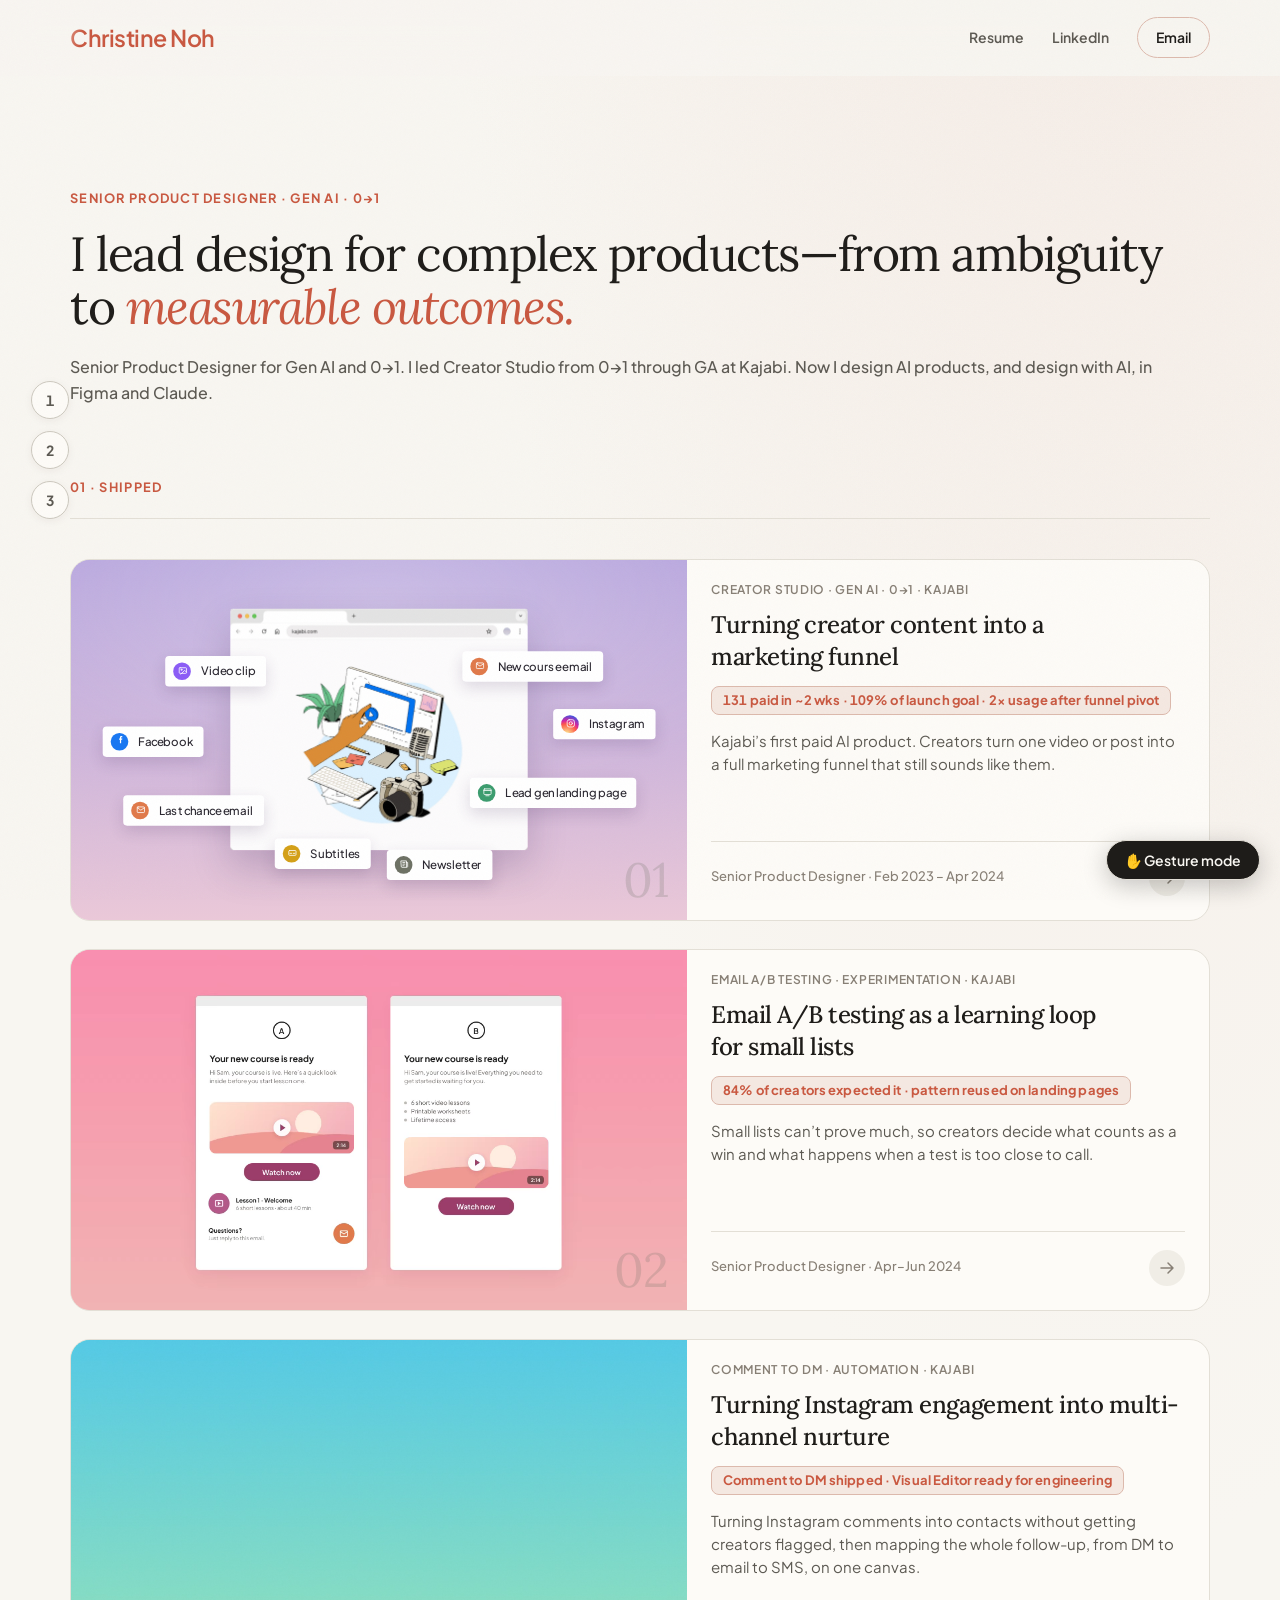
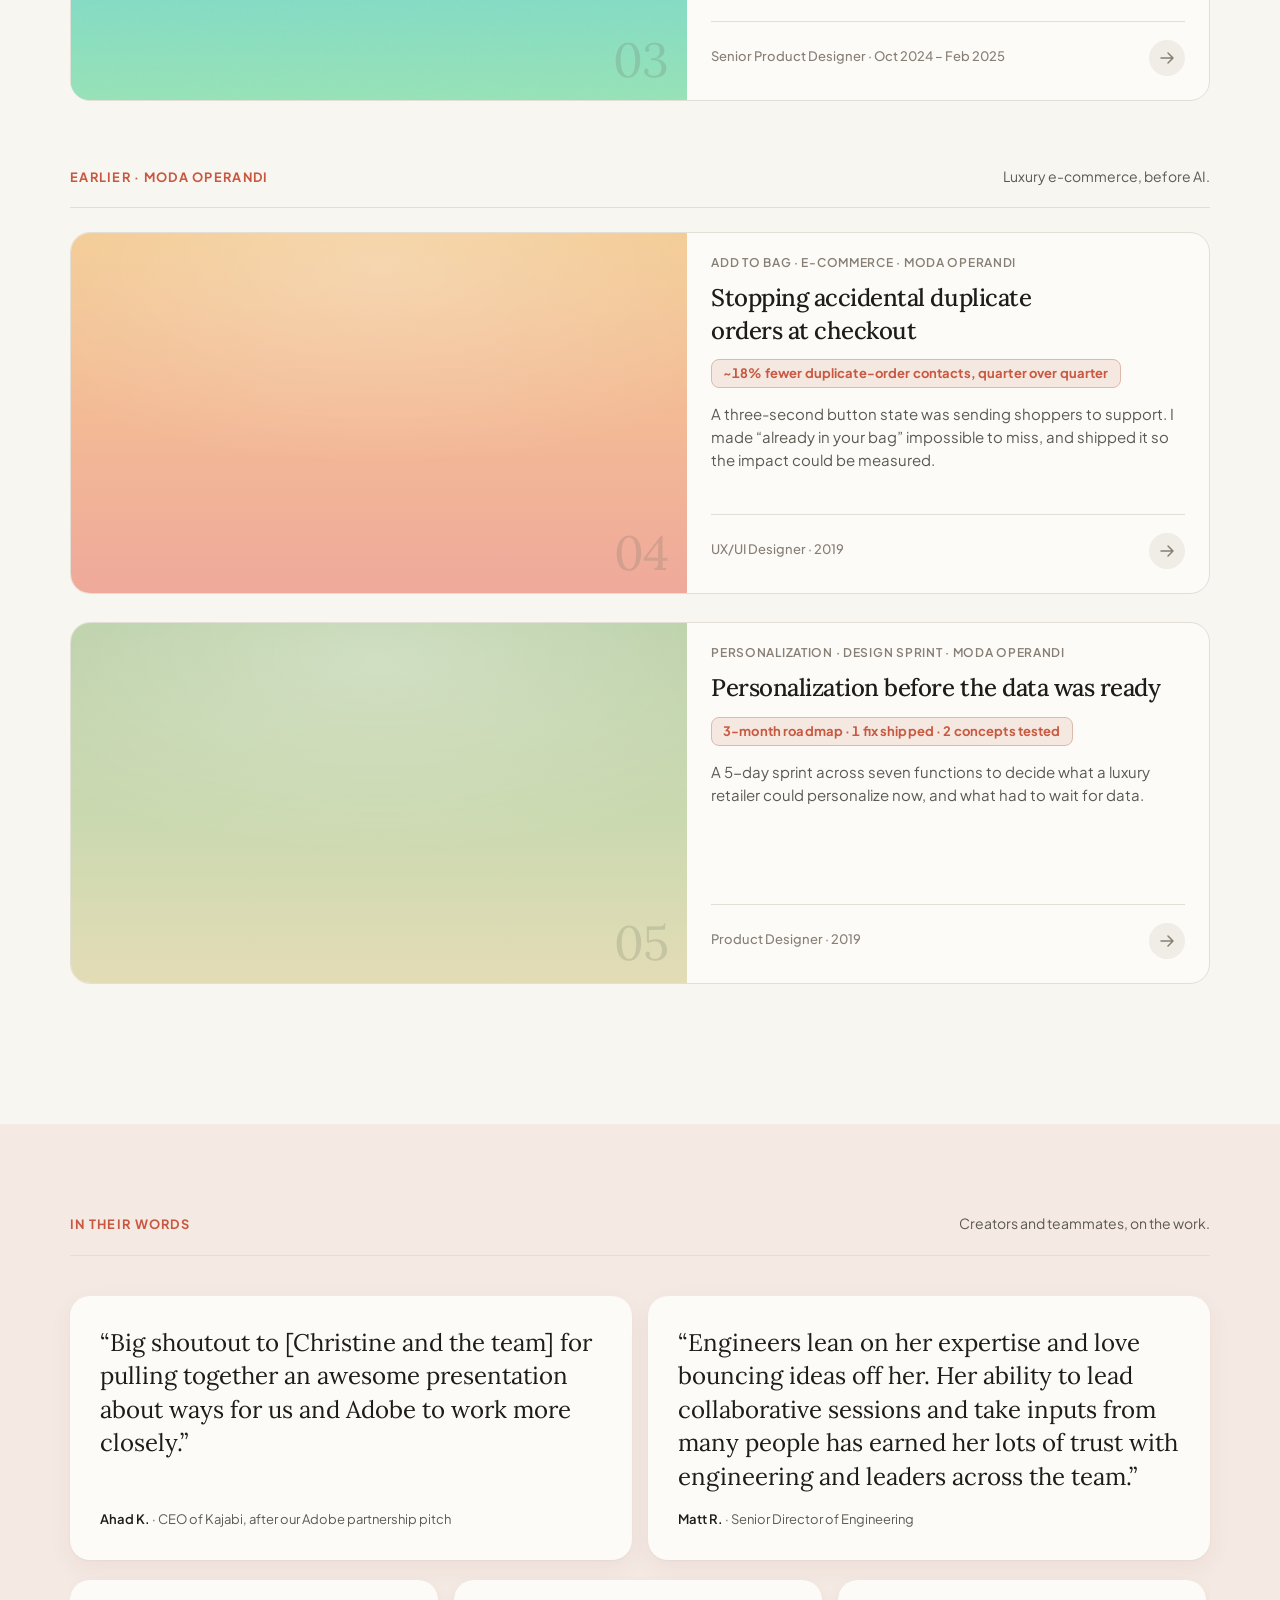
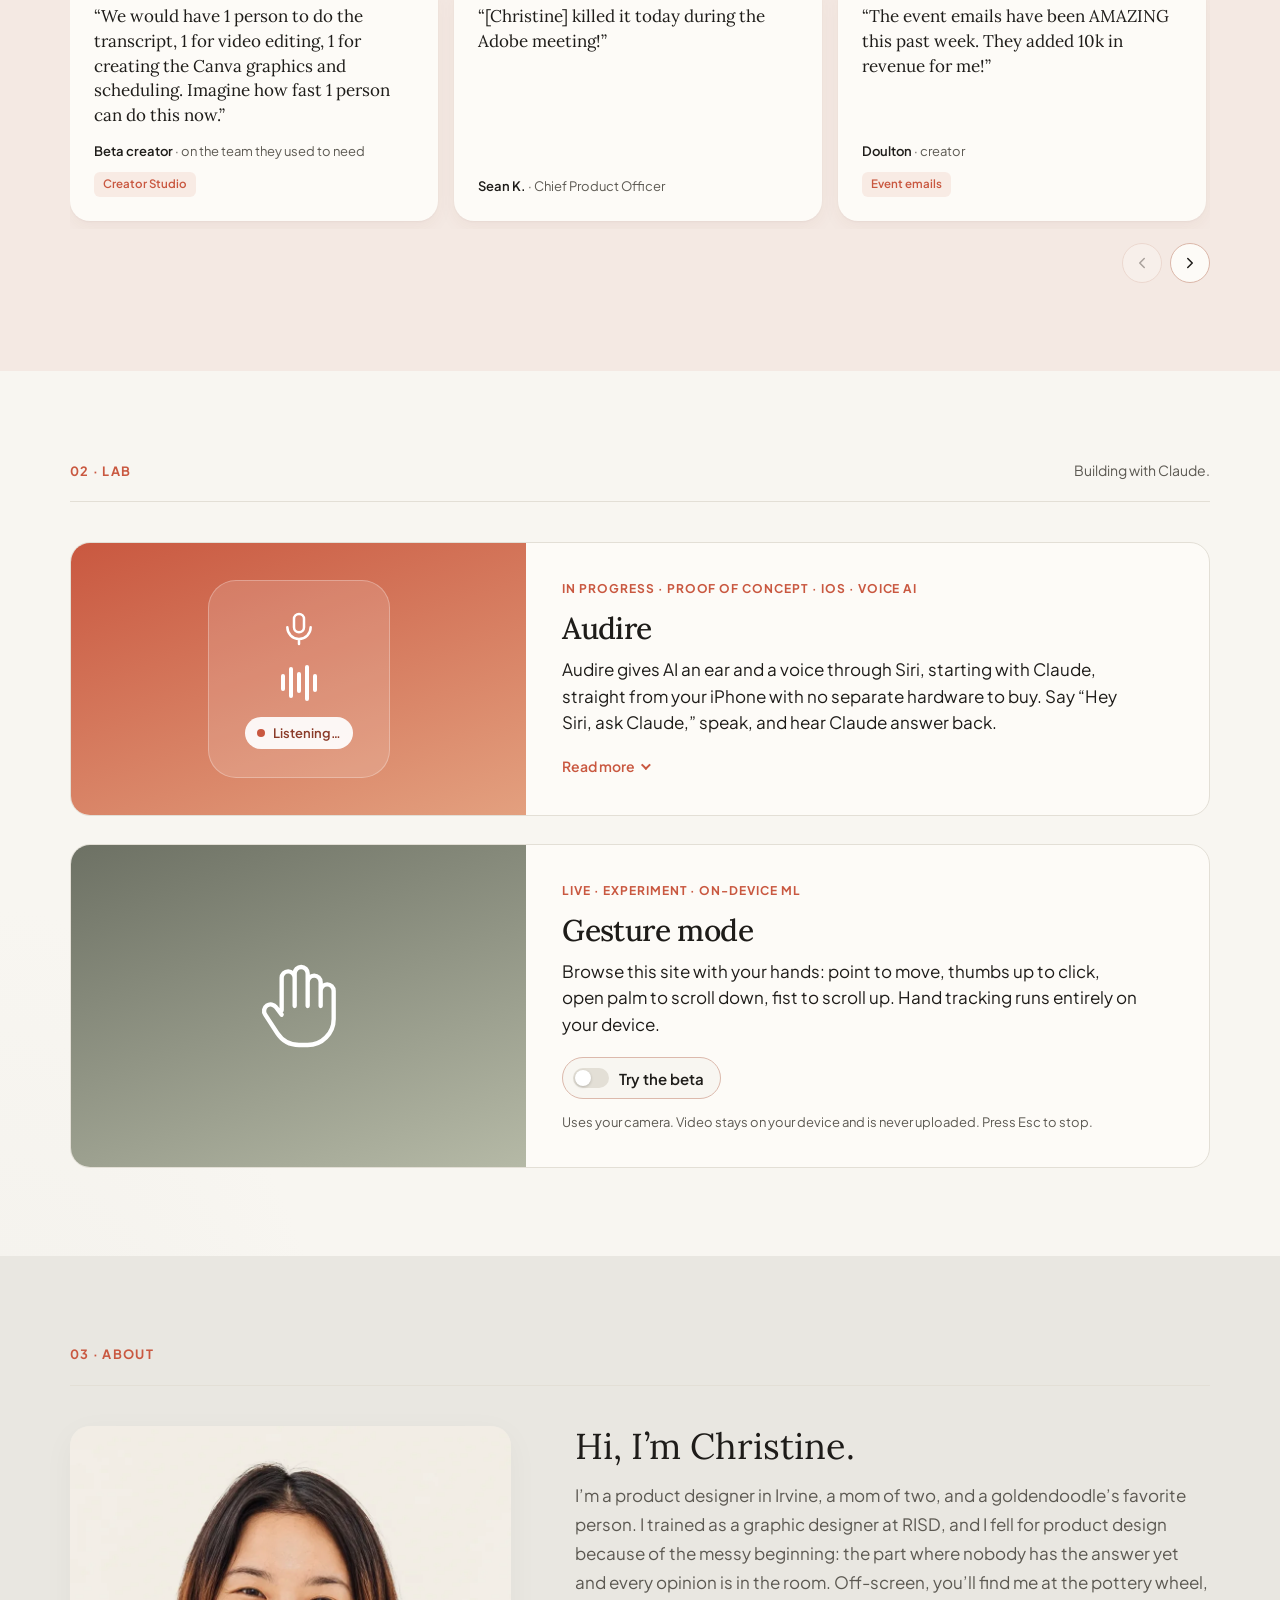
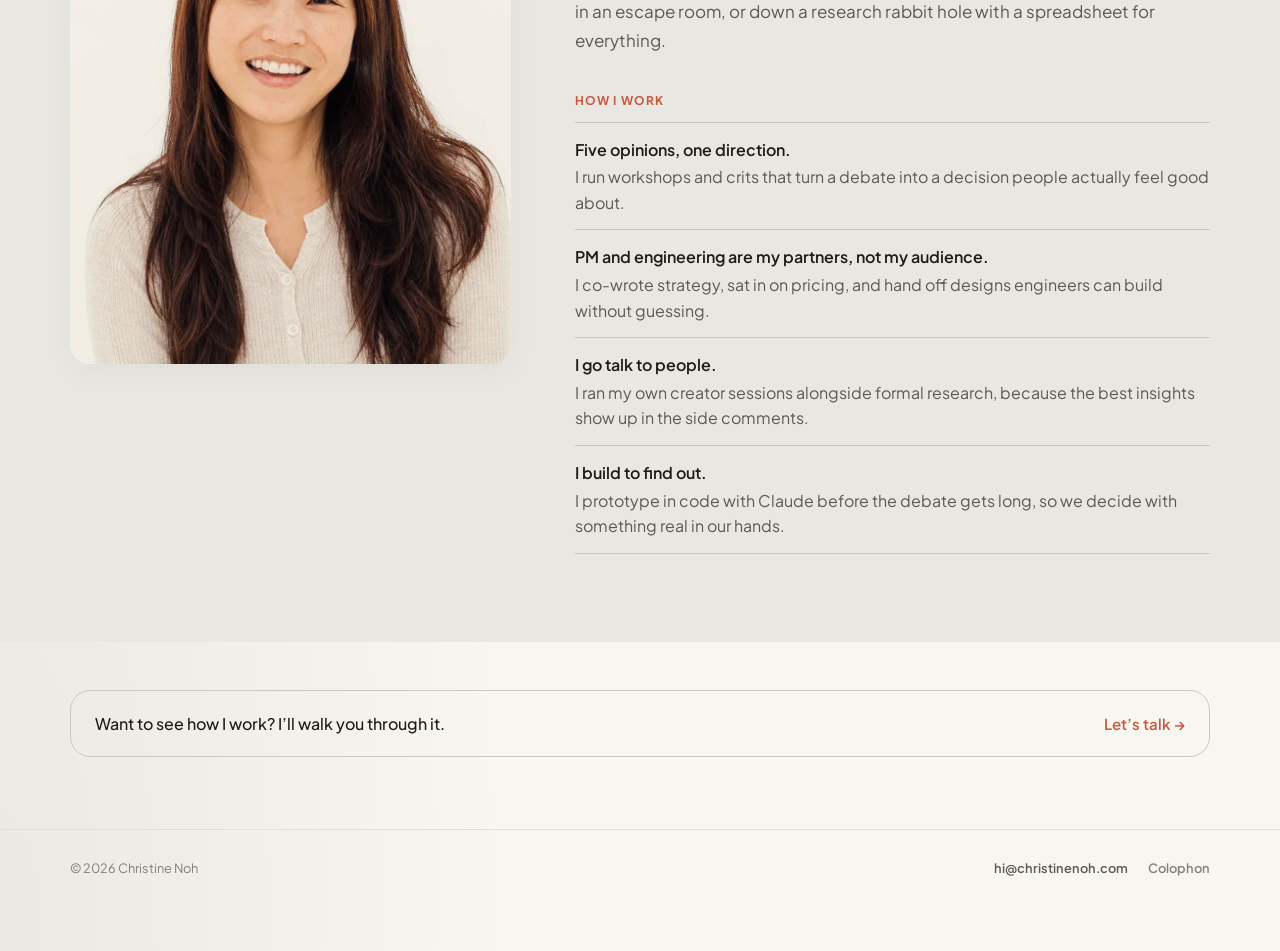
<file: index.html>
<!DOCTYPE html>
<html lang="en">
  <head>
    <meta charset="UTF-8" />
    <meta name="viewport" content="width=device-width, initial-scale=1.0" />
    <title>Christine Noh — Senior Product Designer, Gen AI and 0→1</title>
    <meta
      name="description"
      content="Christine Noh is a Senior Product Designer for Gen AI and 0→1. She led Creator Studio from 0→1 through GA at Kajabi, and now designs AI products — and designs with AI — in Figma and Claude."
    />
    <meta property="og:title" content="Christine Noh — Senior Product Designer, Gen AI and 0→1" />
    <meta property="og:description" content="Christine Noh is a Senior Product Designer for Gen AI and 0→1. She led Creator Studio from 0→1 through GA at Kajabi, and now designs AI products — and designs with AI — in Figma and Claude." />
    <meta property="og:type" content="website" />
    <meta property="og:image" content="./assets/og.svg" />
    <meta name="twitter:card" content="summary_large_image" />
    <meta name="theme-color" content="#C95840" />
    <link rel="icon" href="./assets/favicon.svg?v=c1" type="image/svg+xml" />
    <link rel="icon" href="./assets/favicon-32.png?v=c1" type="image/png" sizes="32x32" />
    <link rel="apple-touch-icon" href="./assets/apple-touch-icon.png?v=c1" />
    <link rel="preconnect" href="https://fonts.googleapis.com" />
    <link rel="preconnect" href="https://fonts.gstatic.com" crossorigin />
    <link
      href="https://fonts.googleapis.com/css2?family=Lora:ital,wght@0,400;0,500;0,600;1,400&family=Plus+Jakarta+Sans:ital,wght@0,400;0,500;0,600;0,700;1,400&display=swap"
      rel="stylesheet"
    />
    <link rel="stylesheet" href="./styles.css?v=nav1-moda1" />
    <link rel="stylesheet" href="./mockups.css?v=nozoom1" />
    <script type="application/ld+json">
{
  "@context": "https://schema.org",
  "@type": "Person",
  "name": "Christine Noh",
  "url": "https://christinenoh.com",
  "jobTitle": "Senior Product Designer",
  "description": "Christine Noh is a Senior Product Designer for Gen AI and 0→1. She led Creator Studio from 0→1 through GA at Kajabi, and now designs AI products — and designs with AI — in Figma and Claude.",
  "email": "mailto:hi@christinenoh.com",
  "sameAs": [
    "https://www.linkedin.com/in/xtinesun/"
  ],
  "homeLocation": {
    "@type": "Place",
    "name": "Irvine, CA (open to remote)"
  },
  "knowsAbout": [
    "Generative AI product design",
    "0→1 product design",
    "AI UX patterns",
    "Interaction design",
    "Prototyping",
    "Email and CRM",
    "Marketing automation",
    "Creator platforms",
    "Figma",
    "Claude",
    "Xcode",
    "Cursor"
  ],
  "alumniOf": [
    {
      "@type": "CollegeOrUniversity",
      "name": "Rhode Island School of Design (RISD)"
    },
    {
      "@type": "CollegeOrUniversity",
      "name": "Parsons School of Design"
    },
    {
      "@type": "CollegeOrUniversity",
      "name": "Pratt Institute"
    }
  ],
  "worksFor": {
    "@type": "Organization",
    "name": "Independent — Product Design & AI Prototyping"
  }
}
    </script>
  </head>
  <body class="page-home">
    <div class="grain" aria-hidden="true"></div>

    <a class="skip-link" href="#main-content">Skip to content</a>

    <header class="site-header" data-header>
      <div class="container header-inner">
        <a class="brand" href="./index.html" aria-label="Christine Noh — Home">
          Christine Noh
        </a>
        <nav class="header-nav" aria-label="Primary">
          <a class="nav-link nav-link--section" href="#shipped">Shipped</a>
          <a class="nav-link nav-link--section" href="#lab">Lab</a>
          <a class="nav-link nav-link--section" href="#about-me">About</a>
          <span class="nav-divider" aria-hidden="true"></span>
          <a class="nav-link" href="./resume.html" data-page-link>
            Resume
          </a>
          <a
            class="nav-link"
            href="https://www.linkedin.com/in/xtinesun"
            target="_blank"
            rel="noopener noreferrer"
          >
            LinkedIn
          </a>
          <a class="nav-link nav-link--accent" href="mailto:hi@christinenoh.com">
            Email
          </a>
        </nav>
      </div>
    </header>

    <nav class="section-rail" aria-label="Sections on this page">
      <a class="rail-item" href="#shipped" data-rail="shipped"><span class="rail-num" aria-hidden="true">1</span><span class="rail-label">Shipped</span></a>
      <a class="rail-item" href="#lab" data-rail="lab"><span class="rail-num" aria-hidden="true">2</span><span class="rail-label">Lab</span></a>
      <a class="rail-item" href="#about-me" data-rail="about-me"><span class="rail-num" aria-hidden="true">3</span><span class="rail-label">About me</span></a>
    </nav>

    <main id="main-content">
      <section class="intro container" id="about">
        <p class="intro-role reveal" data-reveal>Senior Product Designer · Gen AI · 0→1</p>
        <div class="intro-block reveal" data-reveal>
          <h1 class="intro-line">
            I lead design for complex products—from ambiguity to
            <em class="intro-accent">measurable outcomes.</em>
          </h1>
          <p class="intro-specialization">
            Senior Product Designer for Gen AI and 0→1. I led Creator Studio from 0→1 through GA at Kajabi. Now I design AI products, and design with AI, in Figma and Claude.
          </p>
        </div>
      </section>

      <section class="projects container" id="shipped" aria-labelledby="projects-heading">
        <div class="projects-head reveal" data-reveal>
          <h2 id="projects-heading">01 · Shipped</h2>
        </div>

        <ul class="project-grid">
          <li class="reveal" data-reveal data-delay="1">
            <a class="project-card" href="./case-study-01.html" data-page-link>
              <div class="project-visual project-visual--01">
                <div class="hero-scene" aria-hidden="true">
                  <div class="hero-stage">
                    <div class="hero-cluster">
                    <div class="hero-window">
                      <img class="hero-window-img" src="./assets/cs-hero-browser-3x.webp?v=w1" alt="" width="927" height="753" decoding="async" />
                    </div>

                    <div class="hero-chip" style="--ox:-16.58%;--oy:-14.23%">
                      <div class="hero-chip-inner" style="animation-duration:5.4s;animation-delay:-.2s">
                        <span class="hero-chip-icon" style="--tint:#8b5cf6">
                          <svg viewBox="0 0 24 24" width="15" height="15" fill="none" stroke="currentColor" stroke-width="2" stroke-linecap="round" stroke-linejoin="round"><rect x="3" y="5" width="18" height="14" rx="2"/><circle cx="8.5" cy="10" r="1.5"/><path d="m21 16-4.5-4.5L7 21"/></svg>
                        </span>
                        <span class="hero-chip-label">Video clip</span>
                      </div>
                    </div>

                    <div class="hero-chip" style="--ox:22.92%;--oy:-2.63%">
                      <div class="hero-chip-inner" style="animation-duration:6.1s;animation-delay:-1.3s">
                        <span class="hero-chip-icon hero-chip-icon--ig">
                          <svg viewBox="0 0 24 24" width="15" height="15" fill="none" stroke="#fff" stroke-width="2" stroke-linecap="round" stroke-linejoin="round"><rect x="3" y="3" width="18" height="18" rx="5"/><circle cx="12" cy="12" r="4"/><circle cx="17.5" cy="6.5" r="1.1" fill="#fff" stroke="none"/></svg>
                        </span>
                        <span class="hero-chip-label">Instagram</span>
                      </div>
                    </div>

                    <div class="hero-chip" style="--ox:-22.88%;--oy:1.57%">
                      <div class="hero-chip-inner" style="animation-duration:5.8s;animation-delay:-2.1s">
                        <span class="hero-chip-icon" style="--tint:#1877f2">
                          <svg viewBox="0 0 24 24" width="15" height="15" fill="#fff"><path d="M14 9h2.5l.5-3H14V4.2c0-.8.3-1.2 1.3-1.2H17V.2C16.6.1 15.5 0 14.5 0 12 0 11 1.5 11 3.9V6H9v3h2v9h3z"/></svg>
                        </span>
                        <span class="hero-chip-label">Facebook</span>
                      </div>
                    </div>

                    <div class="hero-chip" style="--ox:15.62%;--oy:-15.23%">
                      <div class="hero-chip-inner" style="animation-duration:6.4s;animation-delay:-.8s">
                        <span class="hero-chip-icon" style="--tint:#e0794a">
                          <svg viewBox="0 0 24 24" width="15" height="15" fill="none" stroke="currentColor" stroke-width="2" stroke-linecap="round" stroke-linejoin="round"><rect x="3" y="5" width="18" height="14" rx="2"/><path d="m3 7 9 6 9-6"/></svg>
                        </span>
                        <span class="hero-chip-label">New course email</span>
                      </div>
                    </div>

                    <div class="hero-chip" style="--ox:-18.88%;--oy:16.67%">
                      <div class="hero-chip-inner" style="animation-duration:5.6s;animation-delay:-3.2s">
                        <span class="hero-chip-icon" style="--tint:#e0794a">
                          <svg viewBox="0 0 24 24" width="15" height="15" fill="none" stroke="currentColor" stroke-width="2" stroke-linecap="round" stroke-linejoin="round"><rect x="3" y="5" width="18" height="14" rx="2"/><path d="m3 7 9 6 9-6"/></svg>
                        </span>
                        <span class="hero-chip-label">Last chance email</span>
                      </div>
                    </div>

                    <div class="hero-chip" style="--ox:17.72%;--oy:12.67%">
                      <div class="hero-chip-inner" style="animation-duration:6.2s;animation-delay:-2.7s">
                        <span class="hero-chip-icon" style="--tint:#3b9c6e">
                          <svg viewBox="0 0 24 24" width="15" height="15" fill="none" stroke="currentColor" stroke-width="2" stroke-linecap="round" stroke-linejoin="round"><rect x="3" y="4" width="18" height="14" rx="2"/><path d="M3 8h18M8 21h8"/></svg>
                        </span>
                        <span class="hero-chip-label">Lead gen landing page</span>
                      </div>
                    </div>

                    <div class="hero-chip" style="--ox:-5.68%;--oy:26.17%">
                      <div class="hero-chip-inner" style="animation-duration:5.9s;animation-delay:-1.7s">
                        <span class="hero-chip-icon" style="--tint:#d4a017">
                          <svg viewBox="0 0 24 24" width="15" height="15" fill="none" stroke="currentColor" stroke-width="2" stroke-linecap="round" stroke-linejoin="round"><rect x="3" y="6" width="18" height="12" rx="2"/><path d="M6 13h4M14 13h4"/></svg>
                        </span>
                        <span class="hero-chip-label">Subtitles</span>
                      </div>
                    </div>

                    <div class="hero-chip" style="--ox:6.22%;--oy:28.77%">
                      <div class="hero-chip-inner" style="animation-duration:6.6s;animation-delay:-4.1s">
                        <span class="hero-chip-icon" style="--tint:#6d7164">
                          <svg viewBox="0 0 24 24" width="15" height="15" fill="none" stroke="currentColor" stroke-width="2" stroke-linecap="round" stroke-linejoin="round"><path d="M4 4h13v16H6a2 2 0 0 1-2-2z"/><path d="M17 8h3v10a2 2 0 0 1-2 2M8 8h5M8 12h5M8 16h3"/></svg>
                        </span>
                        <span class="hero-chip-label">Newsletter</span>
                      </div>
                    </div>
                    </div>
                  </div>
                </div>
                <span class="project-index" aria-hidden="true">01</span>
              </div>
              <div class="project-body">
                <p class="project-tag">Creator Studio · Gen AI · 0→1 · Kajabi</p>
                <h3 class="project-title">Turning creator content into a marketing&nbsp;funnel</h3>
                <p class="project-impact">131 paid in ~2 wks · 109% of launch goal · 2× usage after funnel pivot</p>
                <p class="project-hook">Kajabi’s first paid AI product. Creators turn one video or post into a full marketing funnel that still sounds like them.</p>
                <div class="project-footer">
                  <p class="project-desc">Senior Product Designer · Feb 2023 – Apr 2024</p>
                  <span class="project-arrow" aria-hidden="true">
                    <svg width="22" height="22" viewBox="0 0 22 22" fill="none">
                      <path d="M5 11h12M12 6l5 5-5 5" stroke="currentColor" stroke-width="1.5" stroke-linecap="round" stroke-linejoin="round"/>
                    </svg>
                  </span>
                </div>
              </div>
            </a>
          </li>

          <li class="reveal" data-reveal data-delay="2">
            <a class="project-card" href="./case-study-02.html" data-page-link>
              <div class="project-visual project-visual--02">
                <video
                  class="project-visual-gif project-visual-video"
                  muted
                  loop
                  playsinline
                  preload="auto"
                  poster="./assets/cs2-project-card-v2-poster.jpg?v=4"
                  width="1080"
                  height="676"
                  aria-label="Email A/B variants side by side — B dims as A is highlighted"
                  data-hover-play
                >
                  <source src="./assets/cs2-project-card-v2.webm?v=4" type="video/webm" />
                  <source src="./assets/cs2-project-card-v2.mp4?v=4" type="video/mp4" />
                </video>
                <div class="c2-ov" aria-hidden="true"><span class="c2-chip"><svg viewBox="0 0 24 24" fill="none" stroke="currentColor" stroke-width="3" stroke-linecap="round" stroke-linejoin="round"><path d="m5 12.5 4.5 4.5L19 7.5"/></svg>Winner</span></div>
                <span class="project-index" aria-hidden="true">02</span>
              </div>
              <div class="project-body">
                <p class="project-tag">Email A/B Testing · Experimentation · Kajabi</p>
                <h3 class="project-title">Email A/B testing as a learning loop for small&nbsp;lists</h3>
                <p class="project-impact">84% of creators expected it · pattern reused on landing pages</p>
                <p class="project-hook">Small lists can’t prove much, so creators decide what counts as a win and what happens when a test is too close to call.</p>
                <div class="project-footer">
                  <p class="project-desc">Senior Product Designer · Apr–Jun 2024</p>
                  <span class="project-arrow" aria-hidden="true">
                    <svg width="22" height="22" viewBox="0 0 22 22" fill="none">
                      <path d="M5 11h12M12 6l5 5-5 5" stroke="currentColor" stroke-width="1.5" stroke-linecap="round" stroke-linejoin="round"/>
                    </svg>
                  </span>
                </div>
              </div>
            </a>
          </li>

          <li class="reveal" data-reveal data-delay="3">
            <a class="project-card" href="./case-study-03.html" data-page-link>
              <div class="project-visual project-visual--03">
                <div class="c3" role="img" aria-label="An automation builds itself: an Instagram comment trigger, a Send DM step, then branches to a welcome email and SMS.">
                  <div class="c3-win">
                    <div class="c3-win-head">New automation</div>
                    <div class="c3-canvas">
                      <div class="c3-node c3-node--trig">
                        <span class="c3-ic c3-ic--ig"><svg viewBox="0 0 24 24" fill="none" stroke="#fff" stroke-width="2.2" stroke-linecap="round"><rect x="3" y="3" width="18" height="18" rx="5"/><circle cx="12" cy="12" r="4"/><circle cx="17.5" cy="6.5" r=".6" fill="#fff"/></svg></span>
                        <span class="c3-txt"><small>Trigger</small><b>Comment contains “GUIDE”</b></span>
                      </div>
                      <i class="c3-line c3-line--1"></i>
                      <div class="c3-node c3-node--dm">
                        <span class="c3-ic c3-ic--dm"><svg viewBox="0 0 24 24" fill="none" stroke="#fff" stroke-width="2.2" stroke-linecap="round" stroke-linejoin="round"><path d="M21 11.5a8.4 8.4 0 0 1-12.4 7.4L3 21l2.1-5.6A8.4 8.4 0 1 1 21 11.5z"/></svg></span>
                        <span class="c3-txt"><small>Action</small><b>Send DM with guide</b></span>
                      </div>
                      <i class="c3-line c3-line--2"></i>
                      <i class="c3-bar"></i>
                      <i class="c3-line c3-line--3a"></i>
                      <i class="c3-line c3-line--3b"></i>
                      <div class="c3-node c3-node--sm c3-node--email">
                        <span class="c3-ic c3-ic--email"><svg viewBox="0 0 24 24" fill="none" stroke="#fff" stroke-width="2.2" stroke-linecap="round" stroke-linejoin="round"><rect x="3" y="5" width="18" height="14" rx="2"/><path d="m3 7 9 6 9-6"/></svg></span>
                        <span class="c3-txt"><b>Welcome email</b></span>
                        <span class="c3-check c3-check--1"><svg viewBox="0 0 24 24" fill="none" stroke="#fff" stroke-width="3.2" stroke-linecap="round" stroke-linejoin="round"><path d="m5 12.5 4.5 4.5L19 7.5"/></svg></span>
                      </div>
                      <div class="c3-node c3-node--sm c3-node--sms">
                        <span class="c3-ic c3-ic--sms"><svg viewBox="0 0 24 24" fill="none" stroke="#fff" stroke-width="2.2" stroke-linecap="round" stroke-linejoin="round"><rect x="6" y="2.5" width="12" height="19" rx="3"/><path d="M11 18h2"/></svg></span>
                        <span class="c3-txt"><b>SMS follow-up</b></span>
                        <span class="c3-check c3-check--2"><svg viewBox="0 0 24 24" fill="none" stroke="#fff" stroke-width="3.2" stroke-linecap="round" stroke-linejoin="round"><path d="m5 12.5 4.5 4.5L19 7.5"/></svg></span>
                      </div>
                    </div>
                  </div>
                </div>
                <span class="project-index" aria-hidden="true">03</span>
              </div>
              <div class="project-body">
                <p class="project-tag">Comment to DM · Automation · Kajabi</p>
                <h3 class="project-title">Turning Instagram engagement into multi-channel&nbsp;nurture</h3>
                <p class="project-impact">Comment to DM shipped · Visual Editor ready for engineering</p>
                <p class="project-hook">Turning Instagram comments into contacts without getting creators flagged, then mapping the whole follow-up, from DM to email to SMS, on one canvas.</p>
                <div class="project-footer">
                  <p class="project-desc">Senior Product Designer · Oct 2024 – Feb 2025</p>
                  <span class="project-arrow" aria-hidden="true">
                    <svg width="22" height="22" viewBox="0 0 22 22" fill="none">
                      <path d="M5 11h12M12 6l5 5-5 5" stroke="currentColor" stroke-width="1.5" stroke-linecap="round" stroke-linejoin="round"/>
                    </svg>
                  </span>
                </div>
              </div>
            </a>
          </li>
        </ul>
        <div class="projects-head projects-subhead reveal" data-reveal id="earlier">
          <h2 id="earlier-heading">Earlier · Moda Operandi</h2>
          <p>Luxury e-commerce, before AI.</p>
        </div>
        <ul class="project-grid" aria-labelledby="earlier-heading">
          <li class="reveal" data-reveal data-delay="1">
            <a class="project-card" href="./case-study-04.html" data-page-link>
              <div class="project-visual project-visual--04">
                <div class="c4" role="img" aria-label="A product page where Add to Bag turns into a lasting In your bag state, so a second tap shows Already in your bag instead of adding a duplicate.">
                  <div class="c4-win">
                    <div class="c4-bar"><span class="c4-brand">MODA OPERANDI</span><span class="c4-bag"><svg viewBox="0 0 24 24" fill="none" stroke="currentColor" stroke-width="1.8" stroke-linecap="round" stroke-linejoin="round"><path d="M5 8h14l-1 12H6z"/><path d="M9 8V6a3 3 0 0 1 6 0v2"/></svg><span class="c4-badge">1</span></span></div>
                    <div class="c4-body">
                      <div class="c4-photo"><svg viewBox="0 0 100 140" aria-hidden="true"><path d="M38 8 L44 8 L46 30 L54 30 L56 8 L62 8 L64 34 C70 50 66 60 62 66 L84 138 L16 138 L38 66 C34 60 30 50 36 34 Z" fill="#2b2b33"/><path d="M37 66 H63" stroke="#c9a96a" stroke-width="3"/></svg></div>
                      <div class="c4-info">
                        <span class="c4-designer">DESIGNER</span>
                        <span class="c4-name">Silk midi dress</span>
                        <span class="c4-price">$1,450</span>
                        <div class="c4-sizes"><span class="c4-size">2</span><span class="c4-size c4-size--on">4</span><span class="c4-size">6</span><span class="c4-size">8</span></div>
                        <div class="c4-btnwrap">
                          <span class="c4-btn c4-btn--add">ADD TO BAG</span>
                          <span class="c4-btn c4-btn--in"><svg viewBox="0 0 24 24" fill="none" stroke="currentColor" stroke-width="2.6" stroke-linecap="round" stroke-linejoin="round"><path d="m5 12.5 4.5 4.5L19 7.5"/></svg>In your bag · Size 4</span>
                        </div>
                        <div class="c4-more"><u>Add one more</u><u>View bag (1)</u></div>
                      </div>
                    </div>
                  </div>
                  <i class="c4-tap"></i>
                  <div class="c4-toast"><svg viewBox="0 0 24 24" fill="none" stroke="currentColor" stroke-width="2.6" stroke-linecap="round" stroke-linejoin="round"><path d="m5 12.5 4.5 4.5L19 7.5"/></svg>Already in your bag</div>
                  <div class="c4-stat"><b>~18%</b><span>fewer duplicate-order contacts</span></div>
                </div>
                <span class="project-index" aria-hidden="true">04</span>
              </div>
              <div class="project-body">
                <p class="project-tag">Add to Bag · E-commerce · Moda Operandi</p>
                <h3 class="project-title">Stopping accidental duplicate orders at&nbsp;checkout</h3>
                <p class="project-impact">~18% fewer duplicate-order contacts, quarter over quarter</p>
                <p class="project-hook">A three-second button state was sending shoppers to support. I made “already in your bag” impossible to miss, and shipped it so the impact could be measured.</p>
                <div class="project-footer">
                  <p class="project-desc">UX/UI Designer · 2019</p>
                  <span class="project-arrow" aria-hidden="true">
                    <svg width="22" height="22" viewBox="0 0 22 22" fill="none">
                      <path d="M5 11h12M12 6l5 5-5 5" stroke="currentColor" stroke-width="1.5" stroke-linecap="round" stroke-linejoin="round"/>
                    </svg>
                  </span>
                </div>
              </div>
            </a>
          </li>
          <li class="reveal" data-reveal data-delay="2">
            <a class="project-card" href="./case-study-05.html" data-page-link>
              <div class="project-visual project-visual--05">
                <div class="c5" role="img" aria-label="A shopper taps See similar to get a row of similar dresses, a How to style it panel suggests a bag, sunglasses and earrings, and a thumbs-down on one suggestion fades it out.">
                  <div class="c5-phone">
                    <div class="c5-top">MODA OPERANDI</div>
                    <div class="c5-grid">
                      <div class="c5-tile"><div class="c5-img"><svg viewBox="0 0 100 140" aria-hidden="true"><path d="M38 8 L44 8 L46 30 L54 30 L56 8 L62 8 L64 34 C70 50 66 60 62 66 L84 138 L16 138 L38 66 C34 60 30 50 36 34 Z" fill="#e08a4f"/><path d="M37 66 H63" stroke="#2b2b33" stroke-width="3"/></svg></div><span class="c5-sim"><svg viewBox="0 0 24 24" fill="none" stroke="currentColor" stroke-width="2" stroke-linecap="round" stroke-linejoin="round"><rect x="3" y="3" width="7" height="7" rx="1"/><rect x="14" y="3" width="7" height="7" rx="1"/><rect x="3" y="14" width="7" height="7" rx="1"/><rect x="14" y="14" width="7" height="7" rx="1"/></svg>See similar</span></div>
                      <div class="c5-tile"><div class="c5-img"><svg viewBox="0 0 100 140" aria-hidden="true"><path d="M38 8 L44 8 L46 30 L54 30 L56 8 L62 8 L64 34 C70 50 66 60 62 66 L84 138 L16 138 L38 66 C34 60 30 50 36 34 Z" fill="#f3efe6"/><path d="M37 66 H63" stroke="#2b2b33" stroke-width="3"/></svg></div><span class="c5-cap">One-shoulder gown</span></div>
                    </div>
                    <div class="c5-tray">
                      <div class="c5-tray-h">Similar styles</div>
                      <div class="c5-row"><div class="c5-mini"><svg viewBox="0 0 100 140" aria-hidden="true"><path d="M38 8 L44 8 L46 30 L54 30 L56 8 L62 8 L64 34 C70 50 66 60 62 66 L84 138 L16 138 L38 66 C34 60 30 50 36 34 Z" fill="#d9774a"/><path d="M37 66 H63" stroke="#f3d7a6" stroke-width="3"/></svg></div><div class="c5-mini"><svg viewBox="0 0 100 140" aria-hidden="true"><path d="M38 8 L44 8 L46 30 L54 30 L56 8 L62 8 L64 34 C70 50 66 60 62 66 L84 138 L16 138 L38 66 C34 60 30 50 36 34 Z" fill="#c0502f"/><path d="M37 66 H63" stroke="#f3d7a6" stroke-width="3"/></svg></div><div class="c5-mini"><svg viewBox="0 0 100 140" aria-hidden="true"><path d="M38 8 L44 8 L46 30 L54 30 L56 8 L62 8 L64 34 C70 50 66 60 62 66 L84 138 L16 138 L38 66 C34 60 30 50 36 34 Z" fill="#e9a25b"/><path d="M37 66 H63" stroke="#2b2b33" stroke-width="3"/></svg></div></div>
                    </div>
                  </div>
                  <i class="c5-tap c5-tap--1"></i>
                  <div class="c5-style">
                    <div class="c5-style-h"><b>How to style it</b><small>Picked for you</small></div>
                    <div class="c5-looks">
                      <div class="c5-look"><div class="c5-look-img"><svg viewBox="0 0 24 24" fill="none" stroke="#8b6a3e" stroke-width="1.6" stroke-linecap="round" stroke-linejoin="round"><rect x="4" y="9" width="16" height="11" rx="2"/><path d="M8 9a4 4 0 0 1 8 0"/></svg></div><span>Leather tote</span><span class="c5-down"><svg viewBox="0 0 24 24" fill="none" stroke="currentColor" stroke-width="2" stroke-linecap="round" stroke-linejoin="round"><path d="M17 14V4h3v10z"/><path d="M17 14l-4 7a2 2 0 0 1-3-2l1-4H6a2 2 0 0 1-2-2.3l1.2-6A2 2 0 0 1 7.2 5H17"/></svg></span></div>
                      <div class="c5-look"><div class="c5-look-img"><svg viewBox="0 0 24 24" fill="none" stroke="#1e1c19" stroke-width="1.6" stroke-linecap="round" stroke-linejoin="round"><circle cx="7" cy="13" r="4"/><circle cx="17" cy="13" r="4"/><path d="M11 13h2M3 11l-1-3M21 11l1-3"/></svg></div><span>Sunglasses</span><span class="c5-down"><svg viewBox="0 0 24 24" fill="none" stroke="currentColor" stroke-width="2" stroke-linecap="round" stroke-linejoin="round"><path d="M17 14V4h3v10z"/><path d="M17 14l-4 7a2 2 0 0 1-3-2l1-4H6a2 2 0 0 1-2-2.3l1.2-6A2 2 0 0 1 7.2 5H17"/></svg></span></div>
                      <div class="c5-look c5-look--out"><div class="c5-look-img"><svg viewBox="0 0 24 24" fill="none" stroke="#b08a3e" stroke-width="1.6" stroke-linecap="round"><circle cx="8" cy="14" r="3.5"/><circle cx="16" cy="14" r="3.5"/><path d="M8 4v6.5M16 4v6.5"/></svg></div><span>Gold hoops</span><span class="c5-down"><svg viewBox="0 0 24 24" fill="none" stroke="currentColor" stroke-width="2" stroke-linecap="round" stroke-linejoin="round"><path d="M17 14V4h3v10z"/><path d="M17 14l-4 7a2 2 0 0 1-3-2l1-4H6a2 2 0 0 1-2-2.3l1.2-6A2 2 0 0 1 7.2 5H17"/></svg></span></div>
                    </div>
                  </div>
                  <i class="c5-tap c5-tap--2"></i>
                  <div class="c5-chip"><svg viewBox="0 0 24 24" fill="none" stroke="currentColor" stroke-width="2.6" stroke-linecap="round" stroke-linejoin="round"><path d="m5 12.5 4.5 4.5L19 7.5"/></svg>Got it. Fewer like this.</div>
                </div>
                <span class="project-index" aria-hidden="true">05</span>
              </div>
              <div class="project-body">
                <p class="project-tag">Personalization · Design sprint · Moda Operandi</p>
                <h3 class="project-title">Personalization before the data was&nbsp;ready</h3>
                <p class="project-impact">3-month roadmap · 1 fix shipped · 2 concepts tested</p>
                <p class="project-hook">A 5-day sprint across seven functions to decide what a luxury retailer could personalize now, and what had to wait for data.</p>
                <div class="project-footer">
                  <p class="project-desc">Product Designer · 2019</p>
                  <span class="project-arrow" aria-hidden="true">
                    <svg width="22" height="22" viewBox="0 0 22 22" fill="none">
                      <path d="M5 11h12M12 6l5 5-5 5" stroke="currentColor" stroke-width="1.5" stroke-linecap="round" stroke-linejoin="round"/>
                    </svg>
                  </span>
                </div>
              </div>
            </a>
          </li>
        </ul>
      </section>

      <section class="voices-band container" id="words" aria-labelledby="voices-heading">
        <div class="projects-head reveal" data-reveal>
          <h2 id="voices-heading">In their words</h2>
          <p>Creators and teammates, on the work.</p>
        </div>
        <div class="v-featured reveal" data-reveal>
          <figure class="v-feature">
            <blockquote>“Big shoutout to [Christine and the team] for pulling together an awesome presentation about ways for us and Adobe to work more closely.”</blockquote>
            <figcaption><strong>Ahad K.</strong> · CEO of Kajabi, after our Adobe partnership pitch</figcaption>
          </figure>
          <figure class="v-feature">
            <blockquote>“Engineers lean on her expertise and love bouncing ideas off her. Her ability to lead collaborative sessions and take inputs from many people has earned her lots of trust with engineering and leaders across the team.”</blockquote>
            <figcaption><strong>Matt R.</strong> · Senior Director of Engineering</figcaption>
          </figure>
        </div>
        <div class="v-carousel reveal" data-reveal>
          <ul class="v-track" tabindex="0" aria-label="More quotes. Scroll sideways or use the arrows.">
            <li class="v-card">
              <p class="v-text">“We would have 1 person to do the transcript, 1 for video editing, 1 for creating the Canva graphics and scheduling. Imagine how fast 1 person can do this now.”</p>
              <p class="v-who"><strong>Beta creator</strong> · on the team they used to need</p><span class="v-tag">Creator Studio</span>
            </li>
            <li class="v-card">
              <p class="v-text">“[Christine] killed it today during the Adobe meeting!”</p>
              <p class="v-who"><strong>Sean K.</strong> · Chief Product Officer</p>
            </li>
            <li class="v-card">
              <p class="v-text">“The event emails have been AMAZING this past week. They added 10k in revenue for me!”</p>
              <p class="v-who"><strong>Doulton</strong> · creator</p><span class="v-tag">Event emails</span>
            </li>
            <li class="v-card">
              <p class="v-text">“Her meticulous attention to detail and hero-first approach were instrumental in simplifying a highly complex feature into something truly usable… an indispensable asset to both the engineering and product teams.”</p>
              <p class="v-who"><strong>Brent T.</strong> · Director of Product</p>
            </li>
            <li class="v-card">
              <p class="v-text">“Within probably 2 or 3 hours, I had created a year’s worth of blog posts.”</p>
              <p class="v-who"><strong>Scott</strong> · creator, after turning one webinar into content</p><span class="v-tag">Creator Studio</span>
            </li>
            <li class="v-card">
              <p class="v-text">“Your creativity and dedication to design have consistently impressed me. This level of rigour sets you apart from other designers I’ve worked with outside of Kajabi.”</p>
              <p class="v-who"><strong>David W.</strong> · Senior Product Manager, Creator Tools</p>
            </li>
            <li class="v-card">
              <p class="v-text">“She is an invaluable partner who enables our team to move quickly and thoughtfully.”</p>
              <p class="v-who"><strong>Sophia S.</strong> · Senior Product Manager, Marketing Tools</p>
            </li>
            <li class="v-card">
              <p class="v-text">“Her approachable and professional demeanor creates a space where team members freely share ideas and feedback.”</p>
              <p class="v-who"><strong>Gabriel T.</strong> · Senior Product Designer</p>
            </li>
          </ul>
          <div class="v-nav">
            <button type="button" class="v-btn" data-v-prev aria-label="Previous quotes"><svg viewBox="0 0 24 24" width="18" height="18" fill="none" stroke="currentColor" stroke-width="2" stroke-linecap="round" stroke-linejoin="round"><path d="m15 18-6-6 6-6"/></svg></button>
            <button type="button" class="v-btn" data-v-next aria-label="More quotes"><svg viewBox="0 0 24 24" width="18" height="18" fill="none" stroke="currentColor" stroke-width="2" stroke-linecap="round" stroke-linejoin="round"><path d="m9 18 6-6-6-6"/></svg></button>
          </div>
        </div>
      </section>

      <section class="now container" id="lab" aria-labelledby="lab-heading">
        <div class="projects-head reveal" data-reveal>
          <h2 id="lab-heading">02 · Lab</h2>
          <p>Building with Claude.</p>
        </div>

        <ul class="now-grid">
          <li class="reveal" data-reveal data-delay="1">
            <article class="now-card now-card--featured">
              <div class="now-visual now-visual--claudear" aria-hidden="true">
                <div class="claudear-mock">
                  <svg viewBox="0 0 24 24" width="40" height="40" fill="none" stroke="currentColor" stroke-width="1.5" stroke-linecap="round" stroke-linejoin="round"><rect x="9" y="3" width="6" height="11" rx="3"/><path d="M5 11a7 7 0 0 0 14 0M12 18v3"/></svg>
                  <span class="now-wave"><i></i><i></i><i></i><i></i><i></i></span>
                  <span class="claudear-listening"><span class="claudear-dot"></span>Listening…</span>
                </div>
              </div>
              <div class="now-body">
                <p class="now-status">In progress · Proof of concept · iOS · Voice AI</p>
                <h3 class="now-title">Audire</h3>
                <p class="now-hook">Audire gives AI an ear and a voice through Siri, starting with Claude, straight from your iPhone with no separate hardware to buy. Say “Hey Siri, ask Claude,” speak, and hear Claude answer&nbsp;back.</p>
                <details class="now-more">
                  <summary>Read more <span aria-hidden="true"></span></summary>
                <dl class="now-notes">
                  <div>
                    <dt>What it taught me</dt>
                    <dd>In my first build, I couldn’t tell if Audire was actually listening. Designing and coding at the same time caught that missing “listening” indicator, a gap I’d normally only find after real users tried it.</dd>
                  </div>
                  <div>
                    <dt>How I’m building it</dt>
                    <dd>Feasibility first. I’m coding and testing the core loop (call, speak, hear back) in Xcode with Claude. Once the proof of concept works, I’ll connect Claude to Figma through MCP to design the UX properly. If it doesn’t, I fail fast and move to the next&nbsp;idea.</dd>
                  </div>
                  <div>
                    <dt>What’s next</dt>
                    <dd>Expanding beyond the proof of concept to support other AI agents, using iOS Shortcuts as a fallback to work around API&nbsp;limitations.</dd>
                  </div>
                </dl>
                </details>
              </div>
            </article>
          </li>

          <li class="reveal" data-reveal data-delay="2">
            <article class="now-card now-card--compact">
              <div class="now-visual now-visual--gesture" aria-hidden="true">
                <svg viewBox="0 0 24 24" width="36" height="36" fill="none" stroke="currentColor" stroke-width="1.5" stroke-linecap="round" stroke-linejoin="round"><path d="M8 13V5.5a1.5 1.5 0 0 1 3 0V12M11 11.5v-7a1.5 1.5 0 0 1 3 0V12M14 6.5a1.5 1.5 0 0 1 3 0V12M17 8.5a1.5 1.5 0 0 1 3 0V15a6 6 0 0 1-6 6h-2a6 6 0 0 1-5-2.7l-2.8-4.3a1.5 1.5 0 0 1 2.5-1.7L8 14"/></svg>
              </div>
              <div class="now-body">
                <p class="now-status">Live · Experiment · On-device ML</p>
                <h3 class="now-title">Gesture mode</h3>
                <p class="now-hook">Browse this site with your hands: point to move, thumbs up to click, open palm to scroll down, fist to scroll up. Hand tracking runs entirely on your device.</p>
                <div class="now-actions">
                  <button type="button" class="now-toggle" data-gesture-toggle aria-pressed="false" data-label-off="Try the beta" data-label-on="Turn off gesture mode">
                    <span class="now-toggle-switch" aria-hidden="true"></span>
                    <span data-gesture-toggle-label>Try the beta</span>
                  </button>
                  <p class="now-privacy">Uses your camera. Video stays on your device and is never uploaded. Press Esc to stop.</p>
                  <p class="now-desktop-note">Best on a laptop or desktop with a webcam. Open this page there to try it.</p>
                </div>
              </div>
            </article>
          </li>
        </ul>

      </section>

      <section class="about container" id="about-me" aria-labelledby="about-heading">
        <div class="projects-head reveal" data-reveal>
          <h2 id="about-heading">03 · About</h2>
        </div>
        <div class="about-grid reveal" data-reveal>
          <div class="about-photos">
            <figure class="about-photo">
              <img src="./assets/christine-portrait.webp?v=2" width="900" height="1099" loading="lazy" decoding="async" alt="Christine Noh smiling at the camera, in a cream cardigan against a light background" />
            </figure>
          </div>
          <div class="about-body">
            <p class="about-hello">Hi, I’m Christine.</p>
            <p class="about-text">I’m a product designer in Irvine, a mom of two, and a goldendoodle’s favorite person. I trained as a graphic designer at RISD, and I fell for product design because of the messy beginning: the part where nobody has the answer yet and every opinion is in the room. Off-screen, you’ll find me at the pottery wheel, in an escape room, or down a research rabbit hole with a spreadsheet for everything.</p>
            <h3 class="about-subhead">How I work</h3>
            <ul class="about-list">
              <li><strong>Five opinions, one direction.</strong> I run workshops and crits that turn a debate into a decision people actually feel good about.</li>
              <li><strong>PM and engineering are my partners, not my audience.</strong> I co-wrote strategy, sat in on pricing, and hand off designs engineers can build without guessing.</li>
              <li><strong>I go talk to people.</strong> I ran my own creator sessions alongside formal research, because the best insights show up in the side comments.</li>
              <li><strong>I build to find out.</strong> I prototype in code with Claude before the debate gets long, so we decide with something real in our hands.</li>
            </ul>
          </div>
        </div>
      </section>

      <section class="closing container" aria-label="Get in touch">
          <div class="now-cta reveal" data-reveal>
          <p>Want to see how I work? I’ll walk you through it.</p>
          <a class="ai-stance-link" href="mailto:hi@christinenoh.com" data-copy-email title="Copy my email">Let’s talk <span aria-hidden="true">→</span></a>
          </div>
      </section>
    </main>

    <footer class="site-footer">
      <div class="container footer-inner">
        <p>&copy; <span data-year></span> Christine Noh</p>
        <nav class="footer-nav" aria-label="Footer">
          <a class="footer-email" href="mailto:hi@christinenoh.com">hi@christinenoh.com</a>
          <a class="footer-link" href="./colophon.html" data-page-link>Colophon</a>
        </nav>
      </div>
    </footer>

    <div class="gesture-ui">
      <button type="button" class="gesture-toggle" data-gesture-toggle aria-pressed="false" data-label-off="✋ Gesture mode" data-label-on="✋ Stop gesture mode">✋ Gesture mode</button>
      <div class="gesture-panel" data-gesture-panel hidden>
        <button type="button" class="gesture-panel-close" data-gesture-close aria-label="Close gesture legend">×</button>
        <div data-gesture-live hidden>
          <video class="gesture-video" data-gesture-video autoplay muted playsinline aria-label="Camera preview for hand gestures"></video>
          <p class="gesture-status" data-gesture-status>Starting…</p>
        </div>
        <ul class="gesture-legend">
          <li>☝️ Point your finger — move cursor (pauses scroll)</li>
          <li>👍 Thumbs up — click</li>
          <li>✋ Open palm — scroll down</li>
          <li>✊ Fist — scroll up</li>
        </ul>
        <p class="gesture-note">Video is processed on your device and never uploaded.</p>
      </div>
      <div class="gesture-cursor" data-gesture-cursor hidden aria-hidden="true"><span class="gesture-cursor-label" data-gesture-cursor-label></span></div>
    </div>

    <script>
      (() => {
        const vids = document.querySelectorAll("video[data-hover-play]");
        if (!vids.length) return;
        const reduce = window.matchMedia("(prefers-reduced-motion: reduce)").matches;
        const play = (v) => { const p = v.play(); if (p) p.catch(() => {}); };
        vids.forEach((v) => {
          const wrap = v.parentElement;
          // Winner chip appears while B is dimmed in the clip
          v.addEventListener("timeupdate", () => {
            const t = v.currentTime;
            wrap.classList.toggle("is-winner", t > 1.9 && t < 4.9);
          });
          if (reduce) { wrap.classList.add("is-winner"); return; } // poster + chip, no motion
          if ("IntersectionObserver" in window) {
            new IntersectionObserver((entries) => {
              entries.forEach((en) => (en.isIntersecting ? play(v) : v.pause()));
            }, { threshold: 0.4 }).observe(v);
          } else { play(v); }
        });
      })();
    </script>
    <script>
      (() => {
        const track = document.querySelector(".v-track");
        if (!track) return;
        const prev = document.querySelector("[data-v-prev]"), next = document.querySelector("[data-v-next]");
        const step = () => Math.max(260, track.clientWidth * 0.85);
        prev.addEventListener("click", () => track.scrollBy({ left: -step(), behavior: "smooth" }));
        next.addEventListener("click", () => track.scrollBy({ left: step(), behavior: "smooth" }));
        const sync = () => {
          prev.disabled = track.scrollLeft < 4;
          next.disabled = track.scrollLeft + track.clientWidth > track.scrollWidth - 4;
        };
        track.addEventListener("scroll", sync, { passive: true });
        window.addEventListener("resize", sync);
        sync();
      })();
    </script>
    <script>
      (() => {
        const items = [...document.querySelectorAll(".rail-item")];
        if (!items.length || !("IntersectionObserver" in window)) return;
        const byId = Object.fromEntries(items.map((a) => [a.dataset.rail, a]));
        const set = (id) => items.forEach((a) => a.classList.toggle("is-active", a.dataset.rail === id));
        const io = new IntersectionObserver((entries) => {
          entries.forEach((e) => { if (e.isIntersecting) set(e.target.id); });
        }, { rootMargin: "-45% 0px -50% 0px" });
        Object.keys(byId).forEach((id) => { const s = document.getElementById(id); if (s) io.observe(s); });
        window.addEventListener("scroll", () => { if (scrollY < 200) set(""); }, { passive: true });
      })();
    </script>
    <script src="./script.js?v=copyemail3"></script>
    <script type="module" src="./gestures.js?v=gm10"></script>
  </body>
</html>
</file>
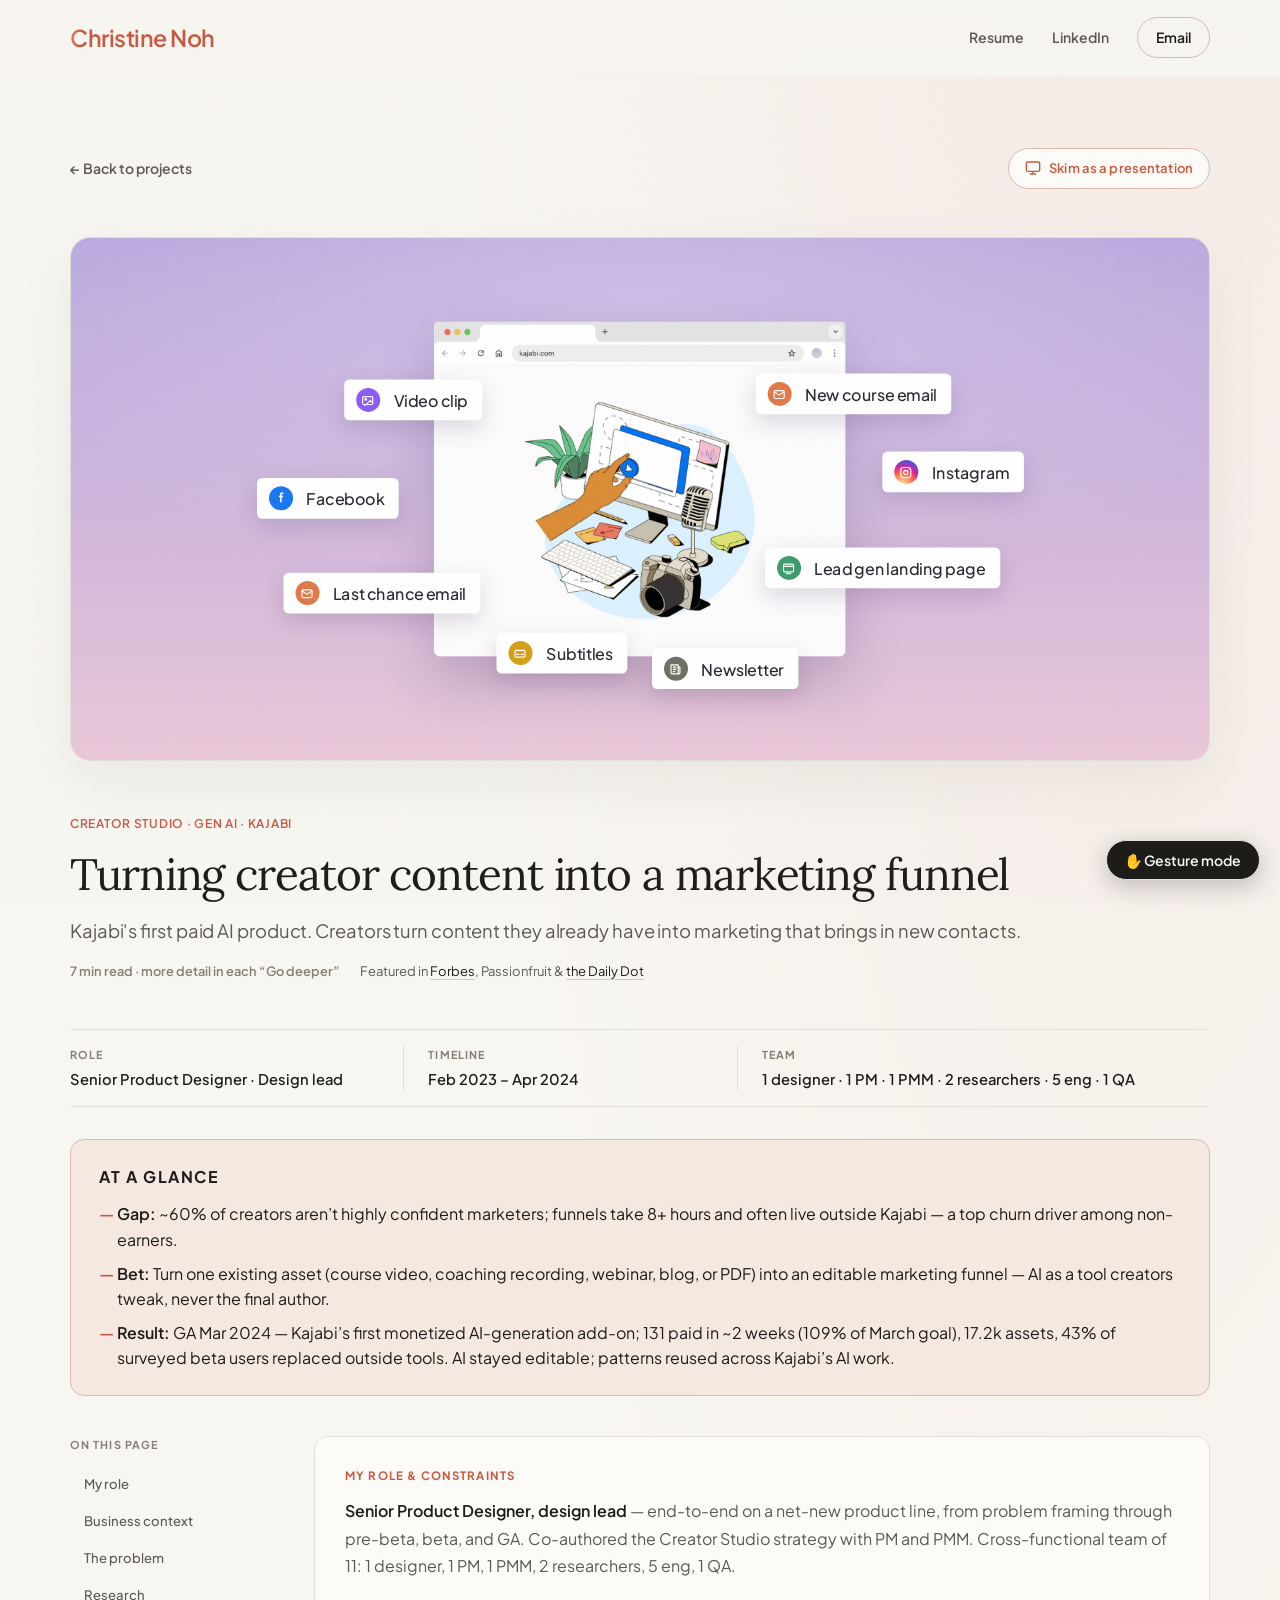
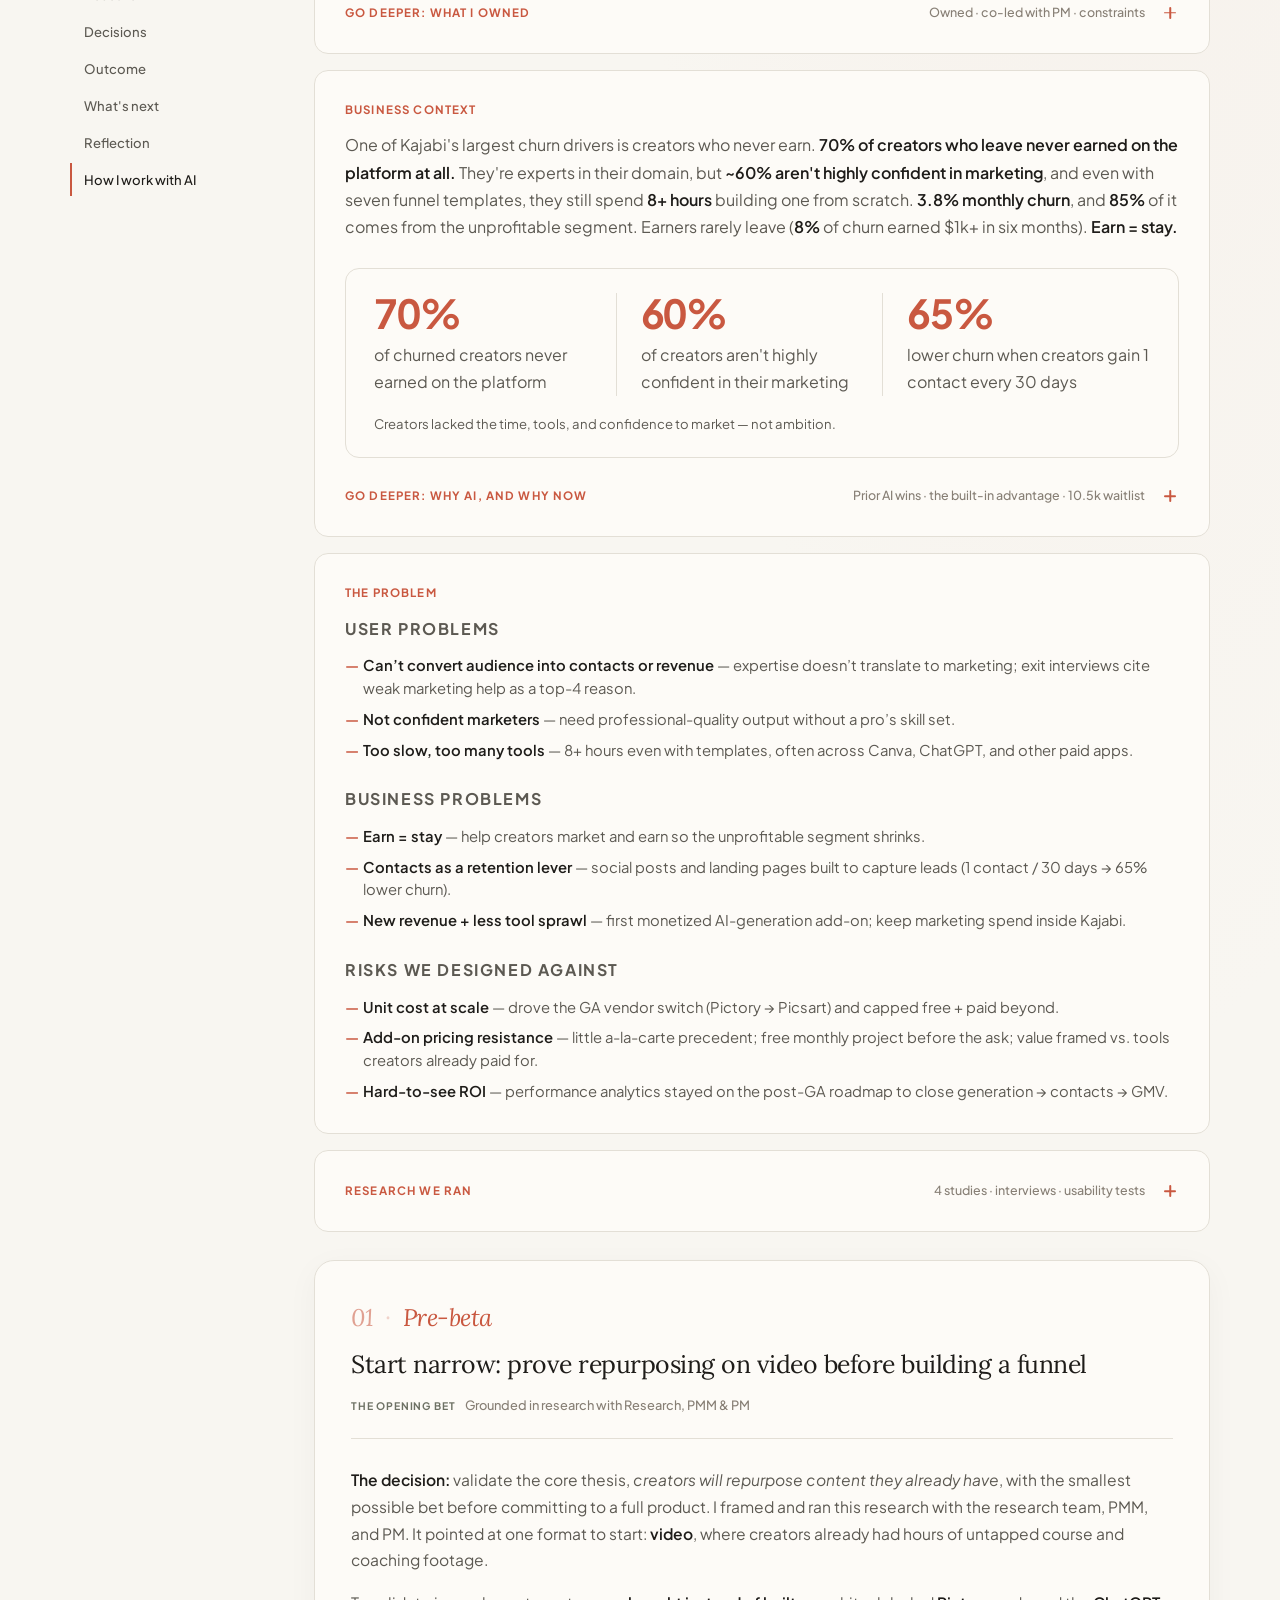
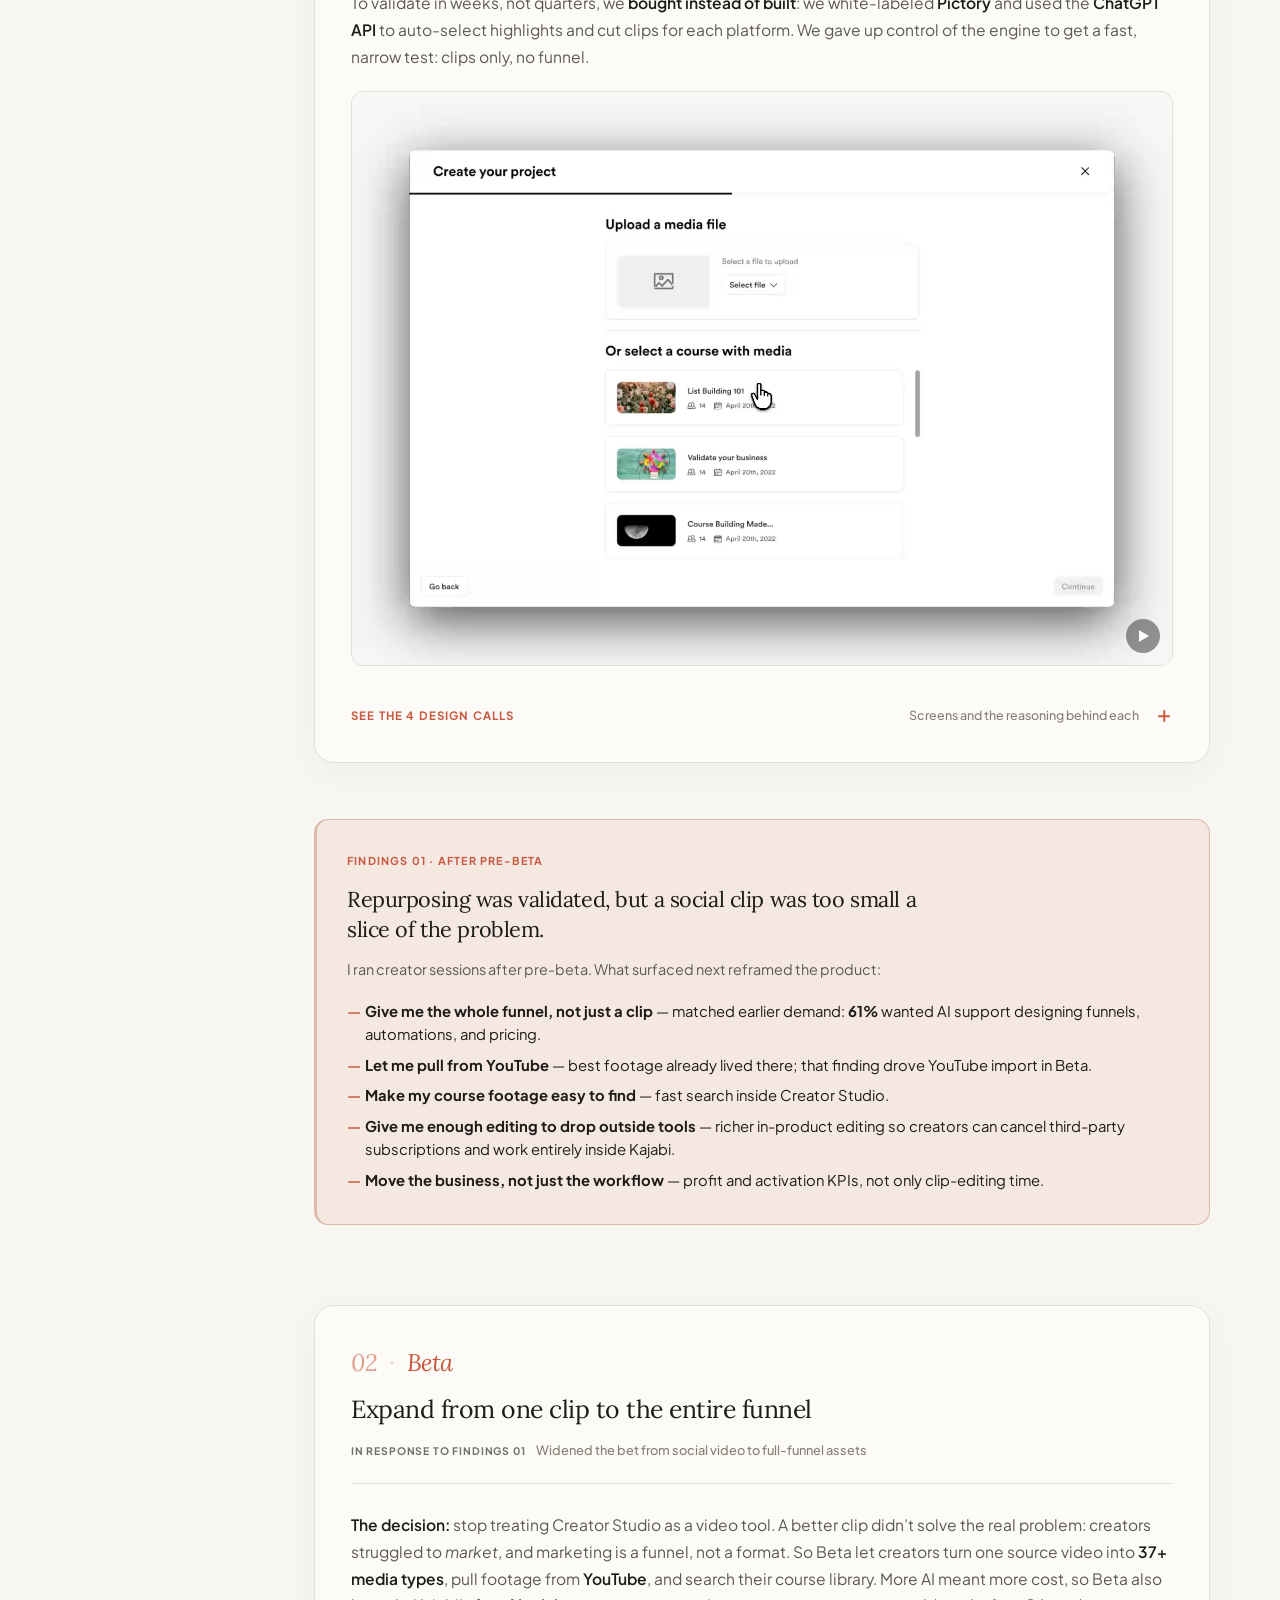
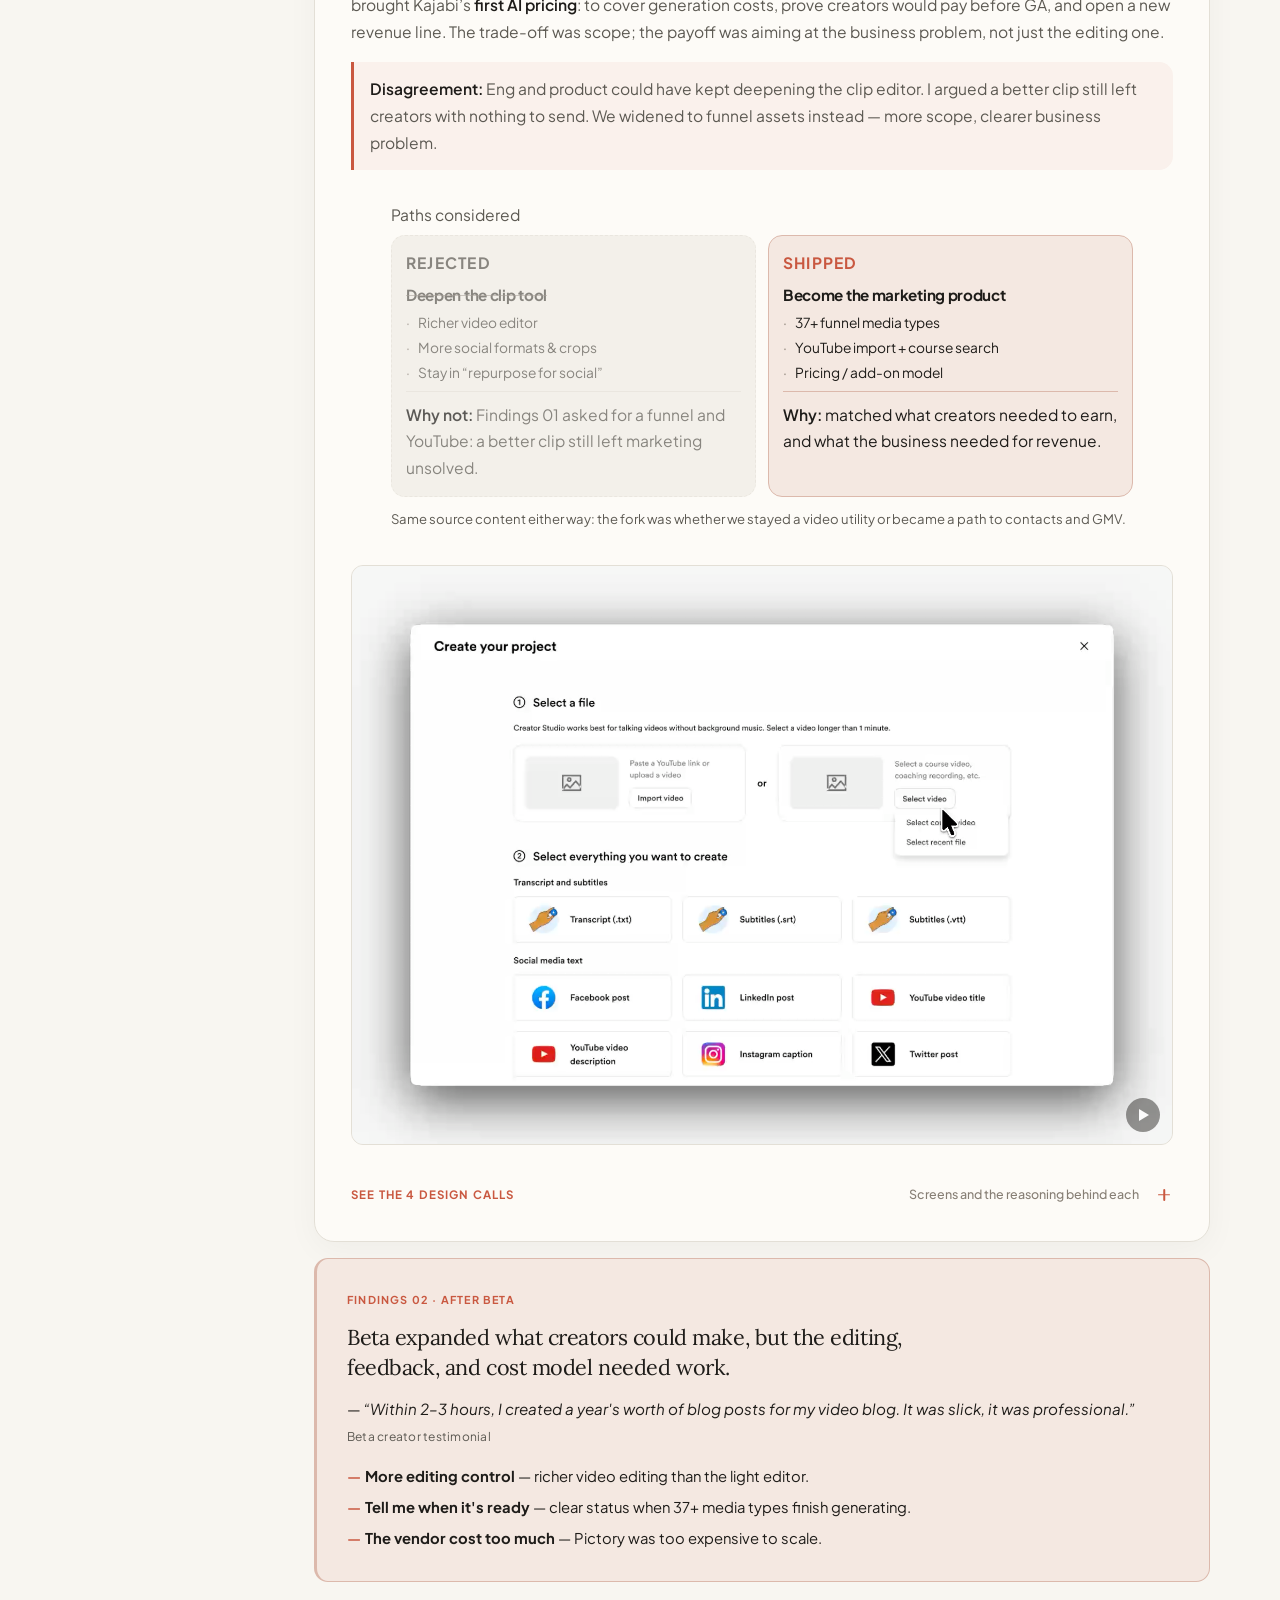
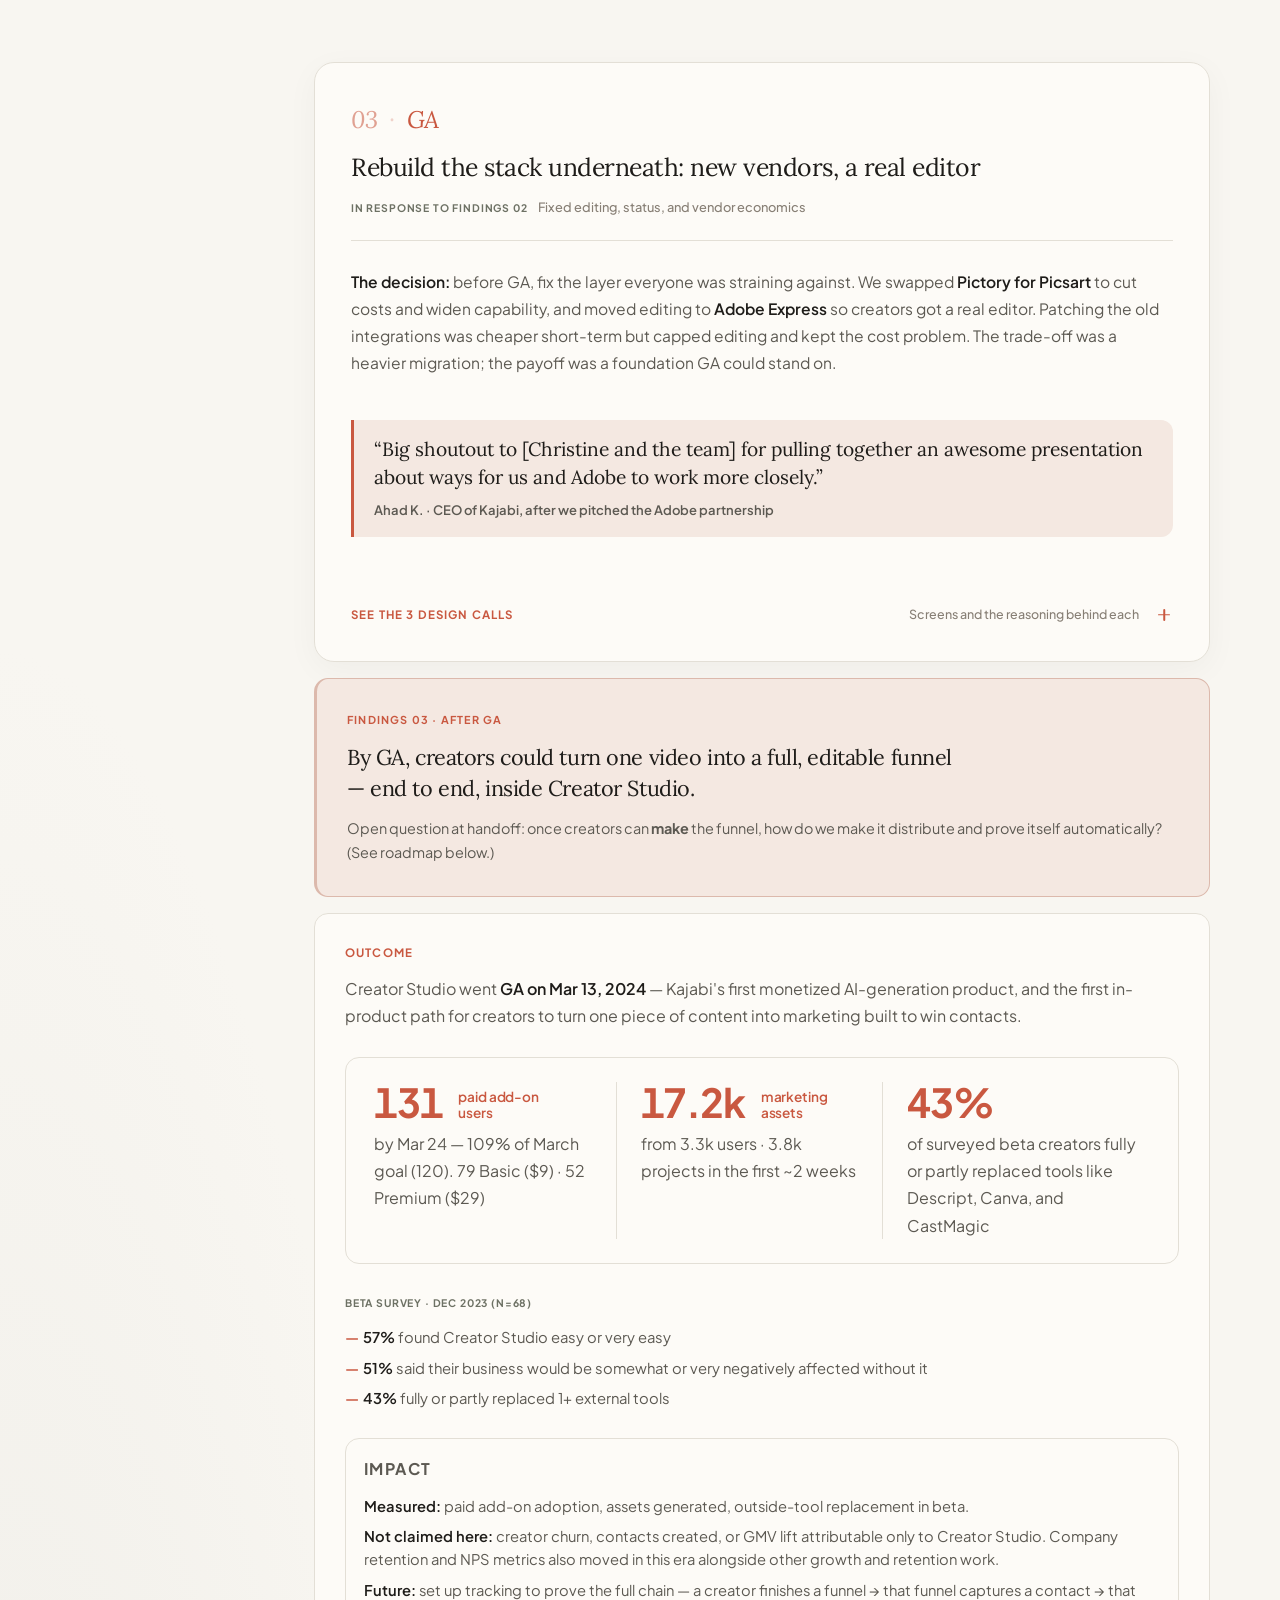
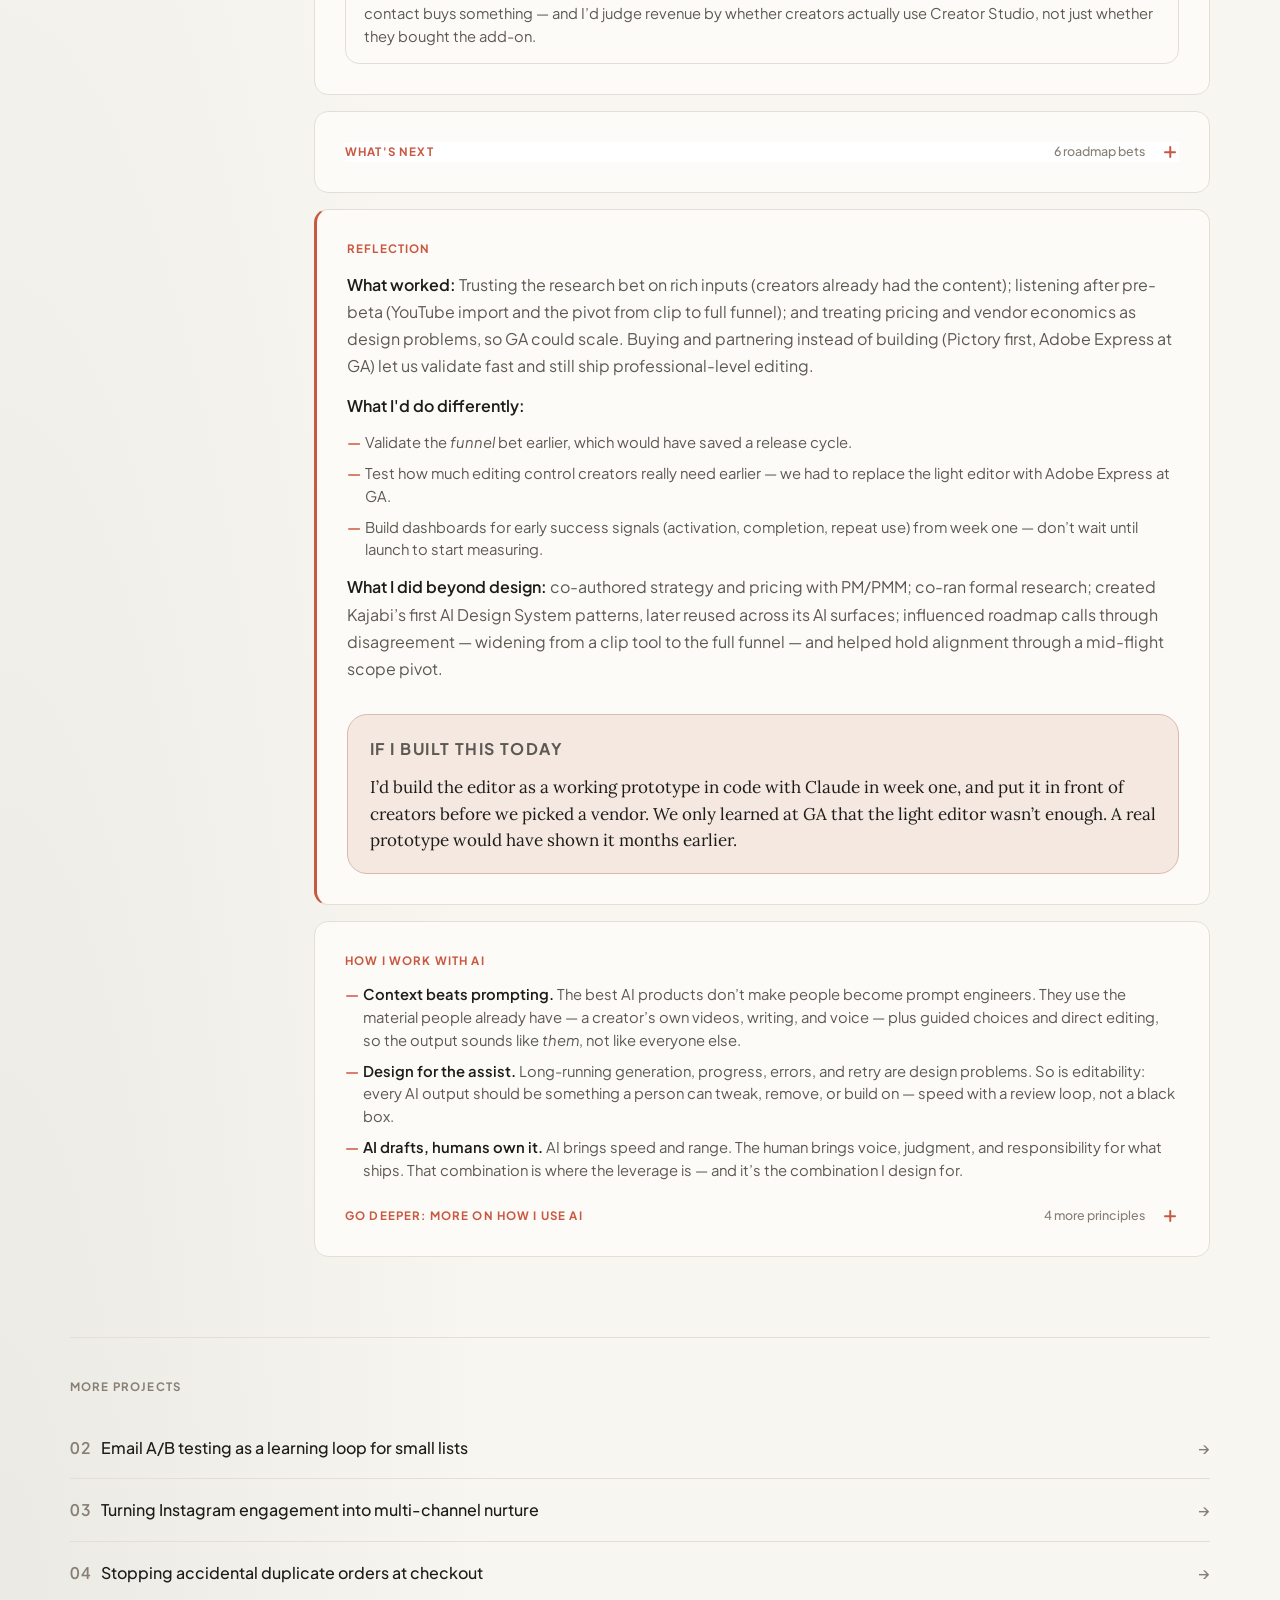
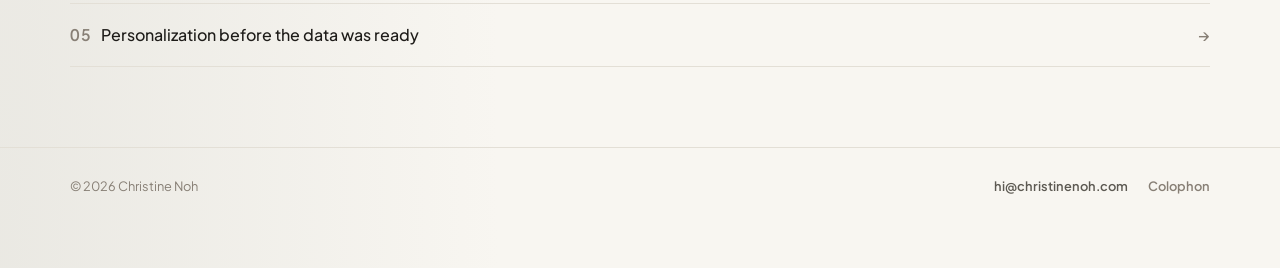
<file: case-study-01.html>
<!DOCTYPE html>
<html lang="en">
  <head>
    <meta charset="UTF-8" />
    <meta name="viewport" content="width=device-width, initial-scale=1.0" />
    <title>Creator Studio — Christine Noh</title>
    <link rel="icon" href="./assets/favicon.svg?v=c1" type="image/svg+xml" />
    <link rel="icon" href="./assets/favicon-32.png?v=c1" type="image/png" sizes="32x32" />
    <link rel="apple-touch-icon" href="./assets/apple-touch-icon.png?v=c1" />
    <link rel="preconnect" href="https://fonts.googleapis.com" />
    <link rel="preconnect" href="https://fonts.gstatic.com" crossorigin />
    <link
      href="https://fonts.googleapis.com/css2?family=Lora:ital,wght@0,400;0,500;0,600;1,400&family=Plus+Jakarta+Sans:ital,wght@0,400;0,500;0,600;0,700;1,400&display=swap"
      rel="stylesheet"
    />
    <link rel="stylesheet" href="./styles.css?v=nav1-presview4-moda1" />
    <link rel="stylesheet" href="./mockups.css?v=cs1mobile1" />
  </head>
  <body class="page-case">
    <div class="scroll-progress" data-scroll-progress aria-hidden="true"></div>
    <div class="grain" aria-hidden="true"></div>

    <header class="site-header" data-header>
      <div class="container header-inner">
        <a class="brand" href="./index.html" data-page-link aria-label="Christine Noh — Home">Christine Noh</a>
        <nav class="header-nav" aria-label="Primary">
          <span class="nav-divider" aria-hidden="true"></span>
          <a class="nav-link" href="./resume.html" data-page-link>
            Resume
          </a>
          <a class="nav-link" href="https://www.linkedin.com/in/xtinesun" target="_blank" rel="noopener noreferrer">
            LinkedIn
          </a>
          <a class="nav-link nav-link--accent" href="mailto:hi@christinenoh.com">
            Email
          </a>
        </nav>
      </div>
    </header>

    <main class="container case-wrap">
      <div class="case-toolbar reveal is-visible">
        <a class="back-link" href="./index.html#projects" data-page-link>← Back to projects</a>
        <a class="btn btn--deck" href="./cs1-presentation.html" data-page-link>
          <svg class="btn-icon" viewBox="0 0 24 24" width="16" height="16" fill="none" stroke="currentColor" stroke-width="2" stroke-linecap="round" stroke-linejoin="round" aria-hidden="true">
            <rect x="2" y="3" width="20" height="14" rx="2" />
            <path d="M8 21h8M12 17v4" />
          </svg>
          Skim as a presentation
        </a>
      </div>

      <div class="case-hero-mockup reveal" data-reveal>
        <div class="hero-scene" role="img" aria-label="Creator Studio turns one source video into a full marketing funnel — video clips, Instagram and Facebook posts, course emails, subtitles, a newsletter, and a lead-gen landing page">
          <div class="hero-stage">
          <div class="hero-cluster">
          <div class="hero-window">
            <img class="hero-window-img" src="./assets/cs-hero-browser-3x.webp?v=w1" alt="" width="927" height="753" decoding="async" />
          </div>

          <div class="hero-chip" style="--ox:-16.58%;--oy:-14.23%">
            <div class="hero-chip-inner" style="animation-duration:5.4s;animation-delay:-.2s">
              <span class="hero-chip-icon" style="--tint:#8b5cf6">
                <svg viewBox="0 0 24 24" width="15" height="15" fill="none" stroke="currentColor" stroke-width="2" stroke-linecap="round" stroke-linejoin="round"><rect x="3" y="5" width="18" height="14" rx="2"/><circle cx="8.5" cy="10" r="1.5"/><path d="m21 16-4.5-4.5L7 21"/></svg>
              </span>
              <span class="hero-chip-label">Video clip</span>
            </div>
          </div>

          <div class="hero-chip" style="--ox:22.92%;--oy:-2.63%">
            <div class="hero-chip-inner" style="animation-duration:6.1s;animation-delay:-1.3s">
              <span class="hero-chip-icon hero-chip-icon--ig">
                <svg viewBox="0 0 24 24" width="15" height="15" fill="none" stroke="#fff" stroke-width="2" stroke-linecap="round" stroke-linejoin="round"><rect x="3" y="3" width="18" height="18" rx="5"/><circle cx="12" cy="12" r="4"/><circle cx="17.5" cy="6.5" r="1.1" fill="#fff" stroke="none"/></svg>
              </span>
              <span class="hero-chip-label">Instagram</span>
            </div>
          </div>

          <div class="hero-chip" style="--ox:-22.88%;--oy:1.57%">
            <div class="hero-chip-inner" style="animation-duration:5.8s;animation-delay:-2.1s">
              <span class="hero-chip-icon" style="--tint:#1877f2">
                <svg viewBox="0 0 24 24" width="15" height="15" fill="#fff"><path d="M14 9h2.5l.5-3H14V4.2c0-.8.3-1.2 1.3-1.2H17V.2C16.6.1 15.5 0 14.5 0 12 0 11 1.5 11 3.9V6H9v3h2v9h3z"/></svg>
              </span>
              <span class="hero-chip-label">Facebook</span>
            </div>
          </div>

          <div class="hero-chip" style="--ox:15.62%;--oy:-15.23%">
            <div class="hero-chip-inner" style="animation-duration:6.4s;animation-delay:-.8s">
              <span class="hero-chip-icon" style="--tint:#e0794a">
                <svg viewBox="0 0 24 24" width="15" height="15" fill="none" stroke="currentColor" stroke-width="2" stroke-linecap="round" stroke-linejoin="round"><rect x="3" y="5" width="18" height="14" rx="2"/><path d="m3 7 9 6 9-6"/></svg>
              </span>
              <span class="hero-chip-label">New course email</span>
            </div>
          </div>

          <div class="hero-chip" style="--ox:-18.88%;--oy:16.67%">
            <div class="hero-chip-inner" style="animation-duration:5.6s;animation-delay:-3.2s">
              <span class="hero-chip-icon" style="--tint:#e0794a">
                <svg viewBox="0 0 24 24" width="15" height="15" fill="none" stroke="currentColor" stroke-width="2" stroke-linecap="round" stroke-linejoin="round"><rect x="3" y="5" width="18" height="14" rx="2"/><path d="m3 7 9 6 9-6"/></svg>
              </span>
              <span class="hero-chip-label">Last chance email</span>
            </div>
          </div>

          <div class="hero-chip" style="--ox:17.72%;--oy:12.67%">
            <div class="hero-chip-inner" style="animation-duration:6.2s;animation-delay:-2.7s">
              <span class="hero-chip-icon" style="--tint:#3b9c6e">
                <svg viewBox="0 0 24 24" width="15" height="15" fill="none" stroke="currentColor" stroke-width="2" stroke-linecap="round" stroke-linejoin="round"><rect x="3" y="4" width="18" height="14" rx="2"/><path d="M3 8h18M8 21h8"/></svg>
              </span>
              <span class="hero-chip-label">Lead gen landing page</span>
            </div>
          </div>

          <div class="hero-chip" style="--ox:-5.68%;--oy:26.17%">
            <div class="hero-chip-inner" style="animation-duration:5.9s;animation-delay:-1.7s">
              <span class="hero-chip-icon" style="--tint:#d4a017">
                <svg viewBox="0 0 24 24" width="15" height="15" fill="none" stroke="currentColor" stroke-width="2" stroke-linecap="round" stroke-linejoin="round"><rect x="3" y="6" width="18" height="12" rx="2"/><path d="M6 13h4M14 13h4"/></svg>
              </span>
              <span class="hero-chip-label">Subtitles</span>
            </div>
          </div>

          <div class="hero-chip" style="--ox:6.22%;--oy:28.77%">
            <div class="hero-chip-inner" style="animation-duration:6.6s;animation-delay:-4.1s">
              <span class="hero-chip-icon" style="--tint:#6d7164">
                <svg viewBox="0 0 24 24" width="15" height="15" fill="none" stroke="currentColor" stroke-width="2" stroke-linecap="round" stroke-linejoin="round"><path d="M4 4h13v16H6a2 2 0 0 1-2-2z"/><path d="M17 8h3v10a2 2 0 0 1-2 2M8 8h5M8 12h5M8 16h3"/></svg>
              </span>
              <span class="hero-chip-label">Newsletter</span>
            </div>
          </div>
          </div>
          </div>
        </div>
      </div>

      <header class="case-header reveal" data-reveal>
        <span class="project-tag">Creator Studio · Gen AI · Kajabi</span>
        <h1>Turning creator content into a marketing funnel</h1>
        <p class="case-subtitle">Kajabi's first paid AI product. Creators turn content they already have into marketing that brings in new contacts.</p>
        <div class="case-meta-row">
          <span class="case-read-time">7 min read · more detail in each “Go deeper”</span>
          <span class="case-press">Featured in <a href="https://www.forbes.com/sites/cmo/2024/03/13/kajabi-partners-with-adobe-to-stop-creator-burnout/" target="_blank" rel="noopener">Forbes</a>, Passionfruit &amp; <a href="https://dailydot.com/kajabi-ai-adobe-express" target="_blank" rel="noopener">the Daily Dot</a></span>
        </div>
      </header>

      <section class="case-exec reveal" data-reveal aria-label="Project details">
        <dl class="case-exec-meta">
          <div class="case-exec-item">
            <dt>Role</dt>
            <dd>Senior Product Designer · Design lead</dd>
          </div>
          <div class="case-exec-item">
            <dt>Timeline</dt>
            <dd>Feb 2023 – Apr 2024</dd>
          </div>
          <div class="case-exec-item">
            <dt>Team</dt>
            <dd>1 designer · 1 PM · 1 PMM · 2 researchers · 5&nbsp;eng · 1 QA</dd>
          </div>
        </dl>
      </section>

      <aside class="case-tldr reveal" data-reveal aria-label="Case study summary">
        <p class="case-tldr-label">At a glance</p>
        <ul class="case-tldr-list">
          <li><strong>Gap:</strong> ~60% of creators aren’t highly confident marketers; funnels take 8+ hours and often live outside Kajabi — a top churn driver among non-earners.</li>
          <li><strong>Bet:</strong> Turn one existing asset (course video, coaching recording, webinar, blog, or PDF) into an editable marketing funnel — AI as a tool creators tweak, never the final author.</li>
          <li><strong>Result:</strong> GA Mar 2024 — Kajabi’s first monetized AI-generation add-on; 131 paid in ~2 weeks (109% of March goal), 17.2k assets, 43% of surveyed beta users replaced outside tools. AI stayed editable; patterns reused across Kajabi’s AI work.</li>
        </ul>
      </aside>


      <div class="case-layout">
        <nav class="case-nav" aria-label="Case study sections" data-case-nav>
          <p class="case-nav-label">On this page</p>
          <ul>
            <li><a href="#role" data-nav-link>My role</a></li>
            <li><a href="#context" data-nav-link>Business context</a></li>
            <li><a href="#problem" data-nav-link>The problem</a></li>
            <li><a href="#research" data-nav-link>Research</a></li>
            <li><a href="#decisions" data-nav-link>Decisions</a></li>
            <li><a href="#outcome" data-nav-link>Outcome</a></li>
            <li><a href="#future" data-nav-link>What's next</a></li>
            <li><a href="#reflection" data-nav-link>Reflection</a></li>
            <li><a href="#ai-thoughts" data-nav-link>How I work with AI</a></li>
          </ul>
        </nav>

        <div class="case-content">
          <section class="case-block reveal" id="role" data-reveal data-delay="1" data-section>
            <h2>My role &amp; constraints</h2>
                <p><strong>Senior Product Designer, design lead</strong> — end-to-end on a net-new product line, from problem framing through pre-beta, beta, and GA. Co-authored the Creator Studio strategy with PM and PMM. Cross-functional team of 11: 1 designer, 1 PM, 1 PMM, 2 researchers, 5 eng, 1 QA.</p>
                            <details class="case-accordion case-deeper">
              <summary class="case-accordion-summary">
                <span class="case-accordion-title">Go deeper: what I owned</span>
                <span class="case-accordion-meta">Owned · co-led with PM · constraints</span>
                <span class="case-accordion-icon" aria-hidden="true"></span>
              </summary>
              <div class="case-accordion-body">
                <p><strong>What I was primarily responsible for:</strong></p>
                <ul class="case-constraints">
                  <li>End-to-end design across pre-beta, beta, and GA</li>
                  <li><strong>Assistive AI — not autonomous AI.</strong> I drove the principle that creators must be able to edit what AI created or highlighted (including transcript highlights), so the model stayed a tool they could work with and tweak — never the ultimate content producer.</li>
                  <li><strong>Creator sessions</strong> — I ran sessions with creators (on top of formal studies with Research). Findings informed the roadmap, including <strong>YouTube import</strong>, because creators' best footage already lived there, not only on their desktop.</li>
                  <li><strong>Created Kajabi’s first AI Design System patterns, where none existed for a tool like Creator Studio.</strong> Designed net-new components: <strong>AI intake</strong> — one flow for video, audio, blog, PDF, web page, and YouTube import, without prompt-engineering; <strong>generation states</strong> — loading, progress, success, error, and retry for long-running AI jobs; <strong>async toasts</strong> — “3 of 4 files ready” with a CTA back to the project; <strong>editable AI outputs</strong> — every AI highlight/output can be added, removed, or edited (assistive, not autonomous); and a <strong>media-type picker</strong> — selecting from 37+ generated output types. These patterns were later reused across Kajabi’s AI surfaces.</li>
                  <li>Co-ran 4 research studies and creator interviews with Research, PMM, and PM; co-wrote interview scripts and synthesized findings into design direction</li>
                </ul>
                <p><strong>What I co-led with PM:</strong></p>
                <ul class="case-constraints">
                  <li>Product strategy (co-authored) and roadmap prioritization — including the pre-beta → beta scope pivot</li>
                  <li>Formal user research with Research, PMM, and PM — prioritized questions and translated findings into roadmap direction</li>
                  <li>Pricing model — 1 free project per month plus paid usage, Kajabi's first paid AI add-on</li>
                </ul>
                <p><strong>Constraints:</strong></p>
                <ul class="case-constraints">
                  <li>Net-new product line — no codebase precedent, no DS components, no patterns for AI-rich-input flows</li>
                  <li>Creator skill range from total novice to seasoned marketer — the flow had to serve both</li>
                  <li>Pre-beta → beta pivot meant re-scoping mid-flight without losing team momentum</li>
                  <li>Third-party video tooling — transcription, clipping, and light edits ran through Pictory, so depth was capped by what the vendor could do</li>
                </ul>
              </div>
            </details>
          </section>

          <section class="case-block reveal" id="context" data-reveal data-delay="1" data-section>
            <h2>Business context</h2>
            <p>One of Kajabi's largest churn drivers is creators who never earn. <strong>70% of creators who leave never earned on the platform at all.</strong> They're experts in their domain, but <strong>~60% aren't highly confident in marketing</strong>, and even with seven funnel templates, they still spend <strong>8+ hours</strong> building one from scratch. <strong>3.8% monthly churn</strong>, and <strong>85%</strong> of it comes from the unprofitable segment. Earners rarely leave (<strong>8%</strong> of churn earned $1k+ in six months). <strong>Earn = stay.</strong></p>

            <figure class="case-figure reveal" data-reveal aria-label="Why Creator Studio was needed">
              <div class="case-stats-grid">
                <div class="case-stat-block">
                  <span class="case-stat-num">70%</span>
                  <p class="case-stat-caption">of churned creators never earned on the platform</p>
                </div>
                <div class="case-stat-block">
                  <span class="case-stat-num">60%</span>
                  <p class="case-stat-caption">of creators aren't highly confident in their marketing</p>
                </div>
                <div class="case-stat-block">
                  <span class="case-stat-num">65%</span>
                  <p class="case-stat-caption">lower churn when creators gain 1 contact every 30 days</p>
                </div>
              </div>
              <figcaption class="case-figure-caption">Creators lacked the time, tools, and confidence to market — not ambition.</figcaption>
            </figure>

                        <details class="case-accordion case-deeper">
              <summary class="case-accordion-summary">
                <span class="case-accordion-title">Go deeper: why AI, and why now</span>
                <span class="case-accordion-meta">Prior AI wins · the built-in advantage · 10.5k waitlist</span>
                <span class="case-accordion-icon" aria-hidden="true"></span>
              </summary>
              <div class="case-accordion-body">
<p>Prior Kajabi AI features already moved activation metrics (course success, landing-page engagement, content assistant). The pattern: <strong>creators want help where the learning curve is steepest (marketing)</strong>, but each feature only took a 3–10 word prompt, capping personalization.</p>

            <figure class="case-figure reveal" data-reveal aria-label="How Kajabi's prior AI features already moved Day-7 activation, before Creator Studio">
              <div class="case-momentum-chart">
                <div class="case-momentum-row">
                  <span class="case-momentum-label">D7 course success</span>
                  <div class="case-momentum-bars" aria-hidden="true">
                    <span class="case-momentum-bar case-momentum-bar--prior" style="--bar-width: 28%"></span>
                    <span class="case-momentum-bar case-momentum-bar--current" style="--bar-width: 48%"></span>
                  </div>
                  <span class="case-momentum-value">7% → 12%</span>
                </div>
                <div class="case-momentum-row">
                  <span class="case-momentum-label">D7 landing-page success</span>
                  <div class="case-momentum-bars" aria-hidden="true">
                    <span class="case-momentum-bar case-momentum-bar--prior" style="--bar-width: 64%"></span>
                    <span class="case-momentum-bar case-momentum-bar--current" style="--bar-width: 100%"></span>
                  </div>
                  <span class="case-momentum-value">16% → 25%</span>
                </div>
                <div class="case-momentum-row case-momentum-row--decrease">
                  <span class="case-momentum-label">"Trial and do nothing"</span>
                  <div class="case-momentum-bars" aria-hidden="true">
                    <span class="case-momentum-bar case-momentum-bar--prior" style="--bar-width: 100%"></span>
                    <span class="case-momentum-bar case-momentum-bar--current" style="--bar-width: 70%"></span>
                  </div>
                  <span class="case-momentum-value">43% → 30%</span>
                </div>
              </div>
              <div class="case-momentum-legend" aria-hidden="true">
                <span class="case-momentum-legend-item"><span class="case-momentum-swatch case-momentum-swatch--prior"></span>Prior year (pre-AI)</span>
                <span class="case-momentum-legend-item"><span class="case-momentum-swatch case-momentum-swatch--current"></span>Following year (post-AI)</span>
              </div>
            </figure>

            <p>Creator Studio had a built-in advantage: creators weren't starting from scratch. They already had long-form, rich content in their own voice — an hour of course video is roughly <strong>12,000 words of their expertise</strong>. We just needed to build a tool that guided them with one-click prompts to turn that material into new, on-brand content, rather than asking them to squeeze their voice into a generic 3–10 word prompt. That became <strong>Kajabi's first monetized AI-generation surface</strong>: a new revenue line pointed at the contacts and GMV levers behind earn = stay. Demand showed up early: <strong>10.5k</strong> creators joined the waitlist by late 2022, clearing the 10k target before Creator Studio charged for anything.</p>
              </div>
            </details>
          </section>

          <section class="case-block reveal" id="problem" data-reveal data-delay="1" data-section>
            <h2>The problem</h2>

            <p class="case-impact-label" style="margin-top:0">User problems</p>
            <ul class="case-constraints">
              <li><strong>Can’t convert audience into contacts or revenue</strong> — expertise doesn’t translate to marketing; exit interviews cite weak marketing help as a top-4 reason.</li>
              <li><strong>Not confident marketers</strong> — need professional-quality output without a pro’s skill set.</li>
              <li><strong>Too slow, too many tools</strong> — 8+ hours even with templates, often across Canva, ChatGPT, and other paid apps.</li>
            </ul>

            <p class="case-impact-label" style="margin-top:1.5rem">Business problems</p>
            <ul class="case-constraints">
              <li><strong>Earn = stay</strong> — help creators market and earn so the unprofitable segment shrinks.</li>
              <li><strong>Contacts as a retention lever</strong> — social posts and landing pages built to capture leads (1 contact / 30 days → 65% lower churn).</li>
              <li><strong>New revenue + less tool sprawl</strong> — first monetized AI-generation add-on; keep marketing spend inside Kajabi.</li>
            </ul>

            <p class="case-impact-label" style="margin-top:1.5rem">Risks we designed against</p>
            <ul class="case-constraints">
              <li><strong>Unit cost at scale</strong> — drove the GA vendor switch (Pictory → Picsart) and capped free + paid beyond.</li>
              <li><strong>Add-on pricing resistance</strong> — little a-la-carte precedent; free monthly project before the ask; value framed vs. tools creators already paid for.</li>
              <li><strong>Hard-to-see ROI</strong> — performance analytics stayed on the post-GA roadmap to close generation → contacts → GMV.</li>
            </ul>
          </section>

          <section class="case-block case-block--accordion reveal" id="research" data-reveal data-delay="1" data-section>
            <details class="case-accordion">
              <summary class="case-accordion-summary">
                <span class="case-accordion-title">Research we ran</span>
                <span class="case-accordion-meta">4 studies · interviews · usability tests</span>
                <span class="case-accordion-icon" aria-hidden="true"></span>
              </summary>
              <div class="case-accordion-body">
                <p>Before we built Creator Studio, three studies framed the opportunity. Once it was in creators' hands, we validated flows through interviews and usability tests, and a Dec 2023 beta survey confirmed impact and pointed at what still needed work before GA.</p>

                <ol class="case-research">
                  <li class="case-research-item">
                    <p class="case-research-meta">01 · Marketing Experience Survey · Feb 2022 · n=578</p>
                    <h3>Marketing is the hard part</h3>
                    <p class="case-research-finding">Only about 2 in 5 creators felt highly confident marketing their business. Content publishing and social media drove awareness across the funnel; most marketed on a tight budget and wanted help that felt authentic, without taking over their day.</p>
                    <p class="case-research-so"><span>Finding</span> Remove the marketing skill barrier; don't teach another marketing course.</p>
                  </li>
                  <li class="case-research-item">
                    <p class="case-research-meta">02 · AI Content Creation Survey · Nov 2022 · n=356</p>
                    <h3>Help from content they already have</h3>
                    <p class="case-research-finding">Creators felt less comfortable marketing than creating products; 52% struggled with marketing best practices or effective copy. About half were interested in assisted copywriting inside Kajabi — especially lead magnets, headlines, and landing pages — and preferred offerings built from <strong>their existing content</strong> over blank-page AI. Separately, <strong>61%</strong> wanted AI support designing funnels, automations, and pricing — demand that later justified expanding beyond clips. Price was the top concern; quality and ease of use ranked as must-haves.</p>
                    <p class="case-research-so"><span>Finding</span> Start from assets they already filmed or wrote, then earn the right to generate the full funnel.</p>
                  </li>
                  <li class="case-research-item">
                    <p class="case-research-meta">03 · Third Party Tool Usage · Aug 2023 · n=534</p>
                    <h3>They're already paying for this stack</h3>
                    <p class="case-research-finding">Creators used about 9 tools outside Kajabi on average. Video editing (83%) and transcription (62%) led usage; Builders and Scalers who loved Kajabi spent roughly $1,300/mo on extras. Many expected transcription from Kajabi, while deep video editing was often something they'd rather integrate than replace.</p>
                    <p class="case-research-so"><span>Finding</span> Win the repurpose + transcript job inside Kajabi; partner for heavy editing later.</p>
                  </li>
                  <li class="case-research-item">
                    <p class="case-research-meta">04 · Creator Studio Beta Survey · Dec 2023 · n=68</p>
                    <h3>The thesis held — the stack needed work</h3>
                    <p class="case-research-finding">57% found Creator Studio easy or very easy; 51% said their business would be somewhat or very negatively affected without it; 43% had fully or partly replaced tools like Descript, Canva, and CastMagic. Top inputs were course video, Zoom, and marketing video; top destinations YouTube, Instagram, and their site. Ongoing beta feedback also surfaced shallow editing, weak AI highlights, slow processing, and asks to upload their own captions.</p>
                    <p class="case-research-so"><span>Finding</span> Ship GA without delaying for roadmap asks, but rebuild the editing stack and vendors underneath first.</p>
                  </li>
                </ol>
              </div>
            </details>
          </section>

          <section class="case-decisions" id="decisions" data-section>
            <div class="case-loop">
              <div class="case-phase" id="phase-prebeta">
              <article class="case-decision reveal" data-reveal id="decision-1">
                <header class="case-decision-header">
                  <p class="case-decision-index"><span class="case-decision-num">01</span><span class="case-decision-phase">Pre-beta</span></p>
                  <h3>Start narrow: prove repurposing on video before building a funnel</h3>
                  <p class="case-decision-meta"><span>The opening bet</span> Grounded in research with Research, PMM &amp; PM</p>
                </header>
                <div class="case-decision-body">
                <p><strong>The decision:</strong> validate the core thesis, <em>creators will repurpose content they already have</em>, with the smallest possible bet before committing to a full product. I framed and ran this research with the research team, PMM, and PM. It pointed at one format to start: <strong>video</strong>, where creators already had hours of untapped course and coaching footage.</p>
                <p>To validate in weeks, not quarters, we <strong>bought instead of built</strong>: we white-labeled <strong>Pictory</strong> and used the <strong>ChatGPT API</strong> to auto-select highlights and cut clips for each platform. We gave up control of the engine to get a fast, narrow test: clips only, no funnel.</p>

                <figure class="case-decision-figure">
                  <button
                    type="button"
                    class="case-media-trigger"
                    data-media-expand
                    data-media-type="video"
                    data-media-src="./assets/cs-alpha-flow.mp4?v=lite1"
                    data-media-poster="./assets/cs-alpha-flow-poster.png?v=3"
                    data-media-alt="Creator Studio pre-beta — cut existing video into social-ready clips"
                    aria-label="View the pre-beta video-cutting flow full size"
                  >
                    <video
                      class="case-media-video"
                      src="./assets/cs-alpha-flow.mp4?v=lite1"
                      poster="./assets/cs-alpha-flow-poster.png?v=3"
                      autoplay
                      muted
                      loop
                      playsinline
                      preload="metadata"
                      aria-hidden="true"
                    ></video>
                  </button>
                </figure>

                <details class="case-accordion case-deeper">
                  <summary class="case-accordion-summary">
                    <span class="case-accordion-title">See the 4 design calls</span>
                    <span class="case-accordion-meta">Screens and the reasoning behind each</span>
                    <span class="case-accordion-icon" aria-hidden="true"></span>
                  </summary>
                  <div class="case-accordion-body">
                <div class="case-feature-list">
                  <div class="case-feature">
                    <div class="case-feature-text">
                      <h4>Reuse existing lessons &amp; recordings</h4>
                      <p><strong>Why:</strong> the fastest path to a first clip wasn't new filming — it was the back catalog creators already had. So the source picker let them <strong>upload or select existing course lessons or coaching recordings</strong>, meeting them where their content already lived.</p>
                    </div>
                    <figure class="case-feature-media">
                      <button
                        type="button"
                        class="case-media-trigger"
                        data-media-expand
                        data-media-src="./assets/cs-d1-upload.webp?v=w1"
                        data-media-alt="Creator Studio — select an existing course video lesson to reuse"
                        aria-label="View the lesson picker full size"
                      >
                        <img
                          src="./assets/cs-d1-upload.webp?v=w1"
                          alt="Creator Studio — select an existing course video lesson to reuse"
                          loading="lazy"
                          width="1440"
                          height="937"
                        />
                      </button>
                    </figure>
                  </div>

                  <div class="case-feature">
                    <div class="case-feature-text">
                      <h4>Auto-highlight the transcript</h4>
                      <p><strong>Why:</strong> a blank timeline is where non-editors freeze. Auto-highlighting the transcript gave creators a starting draft instead of a blank canvas, while keeping them in control to <strong>add or remove highlights</strong>. Only the highlighted passages get cut and assembled into the clip.</p>
                    </div>
                    <figure class="case-feature-media">
                      <button
                        type="button"
                        class="case-media-trigger"
                        data-media-expand
                        data-media-src="./assets/cs-d1-highlights.webp?v=w1"
                        data-media-alt="Creator Studio — AI auto-highlights transcript passages for the clip"
                        aria-label="View the auto-highlight transcript screen full size"
                      >
                        <img
                          src="./assets/cs-d1-highlights.webp?v=w1"
                          alt="Creator Studio — AI auto-highlights transcript passages for the clip"
                          loading="lazy"
                          width="1440"
                          height="937"
                        />
                      </button>
                    </figure>
                  </div>

                  <div class="case-feature">
                    <div class="case-feature-text">
                      <h4>Light editing after the cut</h4>
                      <p><strong>Why:</strong> a raw cut rarely fits every platform's frame. Rather than ship a full editor, I scoped the minimum that made output publishable without video skills: <strong>light edits and per-platform cropping</strong>, so creators could finish a clip instead of learning a tool.</p>
                    </div>
                    <figure class="case-feature-media">
                      <button
                        type="button"
                        class="case-media-trigger"
                        data-media-expand
                        data-media-src="./assets/cs-d1-edit.webp?v=w1"
                        data-media-alt="Creator Studio editor — layout and per-platform crop options for a clip"
                        aria-label="View the light editor full size"
                      >
                        <img
                          src="./assets/cs-d1-edit.webp?v=w1"
                          alt="Creator Studio editor — layout and per-platform crop options for a clip"
                          loading="lazy"
                          width="1440"
                          height="937"
                        />
                      </button>
                    </figure>
                  </div>

                  <div class="case-feature">
                    <div class="case-feature-text">
                      <h4>Syndication</h4>
                      <p><strong>Why:</strong> every export-and-re-upload step is a drop-off point. Publishing straight from Creator Studio to social media platforms kept creators in the flow from source video to posted clip, closing the loop the whole bet depended on.</p>
                    </div>
                    <figure class="case-feature-media">
                      <button
                        type="button"
                        class="case-media-trigger"
                        data-media-expand
                        data-media-src="./assets/cs-d1-syndication.webp?v=w1"
                        data-media-alt="Creator Studio — share the post to Facebook and Instagram"
                        aria-label="View the syndication screen full size"
                      >
                        <img
                          src="./assets/cs-d1-syndication.webp?v=w1"
                          alt="Creator Studio — share the post to Facebook and Instagram"
                          loading="lazy"
                          width="1440"
                          height="900"
                        />
                      </button>
                    </figure>
                  </div>
                </div>
                  </div>
                </details>
                </div>
        </article>

                            <aside class="case-feedback reveal" data-reveal id="feedback-1" aria-label="User findings after Decision 1" style="margin-top: clamp(28px, 4vw, 40px)">
                <p class="case-feedback-label">Findings 01 · after Pre-beta</p>
                <p class="case-feedback-takeaway">Repurposing was validated, but a social clip was too small a slice of the problem.</p>
                <p class="case-feedback-synthesis">I ran creator sessions after pre-beta. What surfaced next reframed the product:</p>
                <ul class="case-constraints case-feedback-list">
                  <li><strong>Give me the whole funnel, not just a clip</strong> — matched earlier demand: <strong>61%</strong> wanted AI support designing funnels, automations, and pricing.</li>
                  <li><strong>Let me pull from YouTube</strong> — best footage already lived there; that finding drove YouTube import in Beta.</li>
                  <li><strong>Make my course footage easy to find</strong> — fast search inside Creator Studio.</li>
                  <li><strong>Give me enough editing to drop outside tools</strong> — richer in-product editing so creators can cancel third-party subscriptions and work entirely inside Kajabi.</li>
                  <li><strong>Move the business, not just the workflow</strong> — profit and activation KPIs, not only clip-editing time.</li>
                </ul>
              </aside>
              </div>

              <div class="case-phase" id="phase-beta">
              <article class="case-decision reveal" data-reveal id="decision-2">
                <header class="case-decision-header">
                  <p class="case-decision-index"><span class="case-decision-num">02</span><span class="case-decision-phase">Beta</span></p>
                  <h3>Expand from one clip to the entire funnel</h3>
                  <p class="case-decision-meta"><span>In response to Findings 01</span> Widened the bet from social video to full-funnel assets</p>
                </header>
                <div class="case-decision-body">
                <p><strong>The decision:</strong> stop treating Creator Studio as a video tool. A better clip didn’t solve the real problem: creators struggled to <em>market</em>, and marketing is a funnel, not a format. So Beta let creators turn one source video into <strong>37+ media types</strong>, pull footage from <strong>YouTube</strong>, and search their course library. More AI meant more cost, so Beta also brought Kajabi’s <strong>first AI pricing</strong>: to cover generation costs, prove creators would pay before GA, and open a new revenue line. The trade-off was scope; the payoff was aiming at the business problem, not just the editing one.</p>
                <p class="case-decision-vignette"><strong>Disagreement:</strong> Eng and product could have kept deepening the clip editor. I argued a better clip still left creators with nothing to send. We widened to funnel assets instead — more scope, clearer business problem.</p>

                <figure class="case-paths reveal" data-reveal aria-label="Paths considered after Findings 01">
                  <p class="case-paths-label">Paths considered</p>
                  <div class="case-paths-grid">
                    <div class="case-path case-path--rejected">
                      <p class="case-path-tag">Rejected</p>
                      <h4 class="case-path-title">Deepen the clip tool</h4>
                      <ul class="case-path-list">
                        <li>Richer video editor</li>
                        <li>More social formats &amp; crops</li>
                        <li>Stay in “repurpose for social”</li>
                      </ul>
                      <p class="case-path-why"><strong>Why not:</strong> Findings 01 asked for a funnel and YouTube: a better clip still left marketing unsolved.</p>
                    </div>
                    <div class="case-path case-path--chosen">
                      <p class="case-path-tag">Shipped</p>
                      <h4 class="case-path-title">Become the marketing product</h4>
                      <ul class="case-path-list">
                        <li>37+ funnel media types</li>
                        <li>YouTube import + course search</li>
                        <li>Pricing / add-on model</li>
                      </ul>
                      <p class="case-path-why"><strong>Why:</strong> matched what creators needed to earn, and what the business needed for revenue.</p>
                    </div>
                  </div>
                  <figcaption class="case-figure-caption">Same source content either way: the fork was whether we stayed a video utility or became a path to contacts and GMV.</figcaption>
                </figure>

                <figure class="case-decision-figure">
                  <button
                    type="button"
                    class="case-media-trigger"
                    data-media-expand
                    data-media-type="video"
                    data-media-src="./assets/cs-beta-flow.mp4?v=lite1"
                    data-media-poster="./assets/cs-beta-flow-poster.png?v=2"
                    data-media-alt="Creator Studio beta — generate a full marketing funnel from one source video"
                    aria-label="View the beta funnel-generation flow full size"
                  >
                    <video
                      class="case-media-video"
                      src="./assets/cs-beta-flow.mp4?v=lite1"
                      poster="./assets/cs-beta-flow-poster.png?v=2"
                      autoplay
                      muted
                      loop
                      playsinline
                      preload="metadata"
                      aria-hidden="true"
                    ></video>
                  </button>
                </figure>

                <details class="case-accordion case-deeper">
                  <summary class="case-accordion-summary">
                    <span class="case-accordion-title">See the 4 design calls</span>
                    <span class="case-accordion-meta">Screens and the reasoning behind each</span>
                    <span class="case-accordion-icon" aria-hidden="true"></span>
                  </summary>
                  <div class="case-accordion-body">
                <div class="case-feature-list">
                  <div class="case-feature">
                    <div class="case-feature-text">
                      <h4>37+ media types from one video</h4>
                      <p><strong>Why:</strong> making a video didn't fix creators' core struggle: marketing. Beta expanded output to <strong>37+ additional media types</strong> generated from a single source video, so creators could assemble the <strong>entire funnel</strong> — landing pages, emails, social, and more — instead of just a clip.</p>
                      <p class="case-feature-hint">Scroll the image, or click to view it larger.</p>
                    </div>
                    <figure class="case-feature-media case-feature-media--scroll">
                      <button
                        type="button"
                        class="case-media-trigger case-media-trigger--scroll"
                        data-media-expand
                        data-media-scroll
                        data-media-src="./assets/cs-d2-media-types.webp?v=w1"
                        data-media-alt="Creator Studio — select from 37+ media types generated from one video"
                        aria-label="View the 37+ media types picker full size"
                      >
                        <img
                          src="./assets/cs-d2-media-types.webp?v=w1"
                          alt="Creator Studio — select from 37+ media types generated from one video"
                          loading="lazy"
                          width="1440"
                          height="3580"
                        />
                      </button>
                    </figure>
                  </div>

                  <div class="case-feature">
                    <div class="case-feature-text">
                      <h4>Import straight from YouTube</h4>
                      <p><strong>Why:</strong> creator sessions after pre-beta made YouTube hard to deprioritize — creators' best footage already lived there. Letting them <strong>paste a YouTube link</strong> instead of uploading a file removed a download-and-re-upload step and met their content where it was.</p>
                    </div>
                    <figure class="case-feature-media case-feature-media--modal-zoom">
                      <button
                        type="button"
                        class="case-media-trigger case-media-trigger--no-hover"
                        data-media-expand
                        data-media-src="./assets/cs-d2-youtube.webp?v=w1"
                        data-media-alt="Creator Studio — enter a YouTube link to import video"
                        aria-label="View the YouTube import screen full size"
                      >
                        <img
                          src="./assets/cs-d2-youtube.webp?v=w1"
                          alt="Creator Studio — enter a YouTube link to import video"
                          loading="lazy"
                          width="1440"
                          height="944"
                        />
                      </button>
                    </figure>
                  </div>

                  <div class="case-feature">
                    <div class="case-feature-text">
                      <h4>Search your course videos</h4>
                      <p><strong>Why:</strong> scrolling a long content library kills momentum. Adding <strong>search</strong> when selecting a source video from their course inside Creator Studio let creators find the right footage in seconds.</p>
                    </div>
                    <figure class="case-feature-media">
                      <button
                        type="button"
                        class="case-media-trigger"
                        data-media-expand
                        data-media-src="./assets/cs-d2-search.svg?v=2"
                        data-media-alt="Creator Studio — search and select a course with media"
                        aria-label="View the course search screen full size"
                      >
                        <img
                          src="./assets/cs-d2-search.svg?v=2"
                          alt="Creator Studio — search and select a course with media"
                          loading="lazy"
                          width="1272"
                          height="907"
                        />
                      </button>
                    </figure>
                  </div>

                  <div class="case-feature">
                    <div class="case-feature-text">
                      <h4>Pricing &amp; subscription model</h4>
                      <p><strong>Why:</strong> vendor cost scales with usage, and creators already pay for editing tools off-platform. We tested a model with capped access on plans plus an optional add-on, so creators could unlock more usage without upgrading their whole Kajabi plan.</p>
                    </div>
                    <figure class="case-feature-media">
                      <button
                        type="button"
                        class="case-media-trigger"
                        data-media-expand
                        data-media-type="video"
                        data-media-src="./assets/cs-d2-pricing.mp4?v=lite1"
                        data-media-poster="./assets/cs-d2-pricing-poster.webp?v=w1"
                        data-media-alt="Creator Studio — pricing and subscription model"
                        aria-label="View the pricing and subscription flow full size"
                      >
                        <video
                          class="case-media-video"
                          src="./assets/cs-d2-pricing.mp4?v=lite1"
                          poster="./assets/cs-d2-pricing-poster.webp?v=w1"
                          autoplay
                          muted
                          loop
                          playsinline
                          preload="metadata"
                          aria-hidden="true"
                        ></video>
                      </button>
                    </figure>
                    <aside class="case-segments case-segments--page-bg case-pricing-segments" aria-label="Pricing model">
                      <details class="case-accordion case-segments-accordion">
                        <summary class="case-accordion-summary">
                          <span class="case-accordion-title">More on pricing model</span>
                          <span class="case-accordion-icon" aria-hidden="true"></span>
                        </summary>
                        <div class="case-accordion-body">
                          <ul class="case-constraints">
                            <li><strong>Free (included)</strong> — 1 free project per month: unlimited content from <strong>1 video/month</strong>, so creators experience the value before the ask and pricing didn’t kill activation.</li>
                            <li><strong>Basic — $9/mo</strong> — unlimited content from <strong>4 videos/month</strong>.</li>
                            <li><strong>Premium — $29/mo</strong> — unlimited content from <strong>30 videos/month</strong>, plus <strong>Adobe Express Premium</strong> included.</li>
                            <li><strong>Capped access on plans, plus an optional add-on</strong> — creators could unlock more usage without upgrading their whole Kajabi plan.</li>
                            <li><strong>Framed against tools they already paid for</strong> — Descript, Canva, and CastMagic off-platform, so the add-on read as consolidation, not a new cost.</li>
                          </ul>
                          <p>That made Creator Studio <strong>Kajabi’s first monetized AI-generation surface</strong>: a new revenue line pointed at the contacts and GMV levers behind earn = stay — designed as a UX problem (when to ask, how much, what’s free) as much as a finance one.</p>
                        </div>
                      </details>
                    </aside>
                  </div>
                </div>
                  </div>
                </details>
                </div>
        </article>

              <aside class="case-feedback reveal" data-reveal id="feedback-2" aria-label="User findings after Decision 2">
                <p class="case-feedback-label">Findings 02 · after Beta</p>
                <p class="case-feedback-takeaway">Beta expanded what creators could make, but the editing, feedback, and cost model needed work.</p>
                <blockquote>
                  <p>— <em>“Within 2–3 hours, I created a year's worth of blog posts for my video blog. It was slick, it was professional.”</em></p>
                  <cite>Beta creator testimonial</cite>
                </blockquote>
                <ul class="case-constraints case-feedback-list">
                  <li><strong>More editing control</strong> — richer video editing than the light editor.</li>
                  <li><strong>Tell me when it's ready</strong> — clear status when 37+ media types finish generating.</li>
                  <li><strong>The vendor cost too much</strong> — Pictory was too expensive to scale.</li>
                </ul>
              </aside>
              </div>

              <div class="case-phase" id="phase-ga">
              <article class="case-decision reveal" data-reveal id="decision-3">
                <header class="case-decision-header">
                  <p class="case-decision-index"><span class="case-decision-num">03</span><span class="case-decision-phase">GA</span></p>
                  <h3>Rebuild the stack underneath: new vendors, a real editor</h3>
                  <p class="case-decision-meta"><span>In response to Findings 02</span> Fixed editing, status, and vendor economics</p>
                </header>
                <div class="case-decision-body">
                <p><strong>The decision:</strong> before GA, fix the layer everyone was straining against. We swapped <strong>Pictory for Picsart</strong> to cut costs and widen capability, and moved editing to <strong>Adobe Express</strong> so creators got a real editor. Patching the old integrations was cheaper short-term but capped editing and kept the cost problem. The trade-off was a heavier migration; the payoff was a foundation GA could stand on.</p>

                <blockquote class="case-leader-quote">
                  <p>“Big shoutout to [Christine and the team] for pulling together an awesome presentation about ways for us and Adobe to work more closely.”</p>
                  <cite>Ahad K. · CEO of Kajabi, after we pitched the Adobe partnership</cite>
                </blockquote>

                <details class="case-accordion case-deeper">
                  <summary class="case-accordion-summary">
                    <span class="case-accordion-title">See the 3 design calls</span>
                    <span class="case-accordion-meta">Screens and the reasoning behind each</span>
                    <span class="case-accordion-icon" aria-hidden="true"></span>
                  </summary>
                  <div class="case-accordion-body">
                <div class="case-feature-list">
                  <div class="case-feature">
                    <div class="case-feature-text">
                      <h4>Switch to Picsart</h4>
                      <p><strong>Why:</strong> Pictory’s economics were hard to scale. We moved the video vendor to <strong>Picsart</strong> to lower unit cost at scale and widen generation capability.</p>
                    </div>
                    <figure class="case-feature-media">
                      <button
                        type="button"
                        class="case-media-trigger"
                        data-media-expand
                        data-media-src="./assets/cs-ga-picsart.svg?v=1"
                        data-media-alt="Pictory logo with arrow pointing to Picsart logo"
                        aria-label="View the Pictory to Picsart switch full size"
                      >
                        <img
                          src="./assets/cs-ga-picsart.png?v=11"
                          alt="Pictory logo with arrow pointing to Picsart logo"
                          loading="lazy"
                          width="1440"
                          height="560"
                        />
                      </button>
                    </figure>
                  </div>

                  <div class="case-feature">
                    <div class="case-feature-text">
                      <h4>Adobe Express editing</h4>
                      <p><strong>Why:</strong> creators asked for far more editing control than Beta’s light editor offered. Moving editing to <strong>Adobe</strong> gave creators <strong>Adobe Express</strong> inside Creator Studio: professional-grade editing without leaving the flow.</p>
                    </div>
                    <div class="case-feature-media-stack">
                      <figure class="case-feature-media">
                        <button
                          type="button"
                          class="case-media-trigger"
                          data-media-expand
                          data-media-src="./assets/cs-ga-adobe-edit.webp?v=w1"
                          data-media-alt="Creator Studio — Adobe Express editor for clip editing"
                          aria-label="View the Adobe Express editor full size"
                        >
                          <img
                            src="./assets/cs-ga-adobe-edit.webp?v=w1"
                            alt="Creator Studio — Adobe Express editor for clip editing"
                            loading="lazy"
                            width="1440"
                            height="877"
                          />
                        </button>
                      </figure>
                      <figure class="case-feature-media">
                        <button
                          type="button"
                          class="case-media-trigger"
                          data-media-expand
                          data-media-src="./assets/cs-ga-adobe-generate.webp?v=w1"
                          data-media-alt="Creator Studio — Adobe Express text-to-image generation"
                          aria-label="View the Adobe Express text-to-image screen full size"
                        >
                          <img
                            src="./assets/cs-ga-adobe-generate.webp?v=w1"
                            alt="Creator Studio — Adobe Express text-to-image generation"
                            loading="lazy"
                            width="1440"
                            height="885"
                          />
                        </button>
                      </figure>
                    </div>
                  </div>

                  <div class="case-feature">
                    <div class="case-feature-text">
                      <h4>Generation status messaging</h4>
                      <p><strong>Why:</strong> with 37+ media types generating in parallel, silence read as failure. <strong>Toast notifications</strong> surface progress on whatever page the creator is on, with a CTA to jump back to the project when files are ready. The same update is also sent by <strong>email</strong>, which creators can turn on or off in settings.</p>
                    </div>
                    <figure class="case-feature-media">
                      <button
                        type="button"
                        class="case-media-trigger"
                        data-media-expand
                        data-media-src="./assets/cs-ga-status.webp?v=w1"
                        data-media-alt="Creator Studio — toast notification showing three of four project files are ready with a Go to project link"
                        aria-label="View the generation status messaging screen full size"
                      >
                        <img
                          src="./assets/cs-ga-status.webp?v=w1"
                          alt="Creator Studio — toast notification showing three of four project files are ready with a Go to project link"
                          loading="lazy"
                          width="1440"
                          height="944"
                        />
                      </button>
                    </figure>
                  </div>
                </div>
                  </div>
                </details>
                </div>
        </article>

                            <aside class="case-feedback reveal" data-reveal id="feedback-3" aria-label="User findings after Decision 3">
                <p class="case-feedback-label">Findings 03 · after GA</p>
                <p class="case-feedback-takeaway">By GA, creators could turn one video into a full, editable funnel — end to end, inside Creator Studio.</p>
                <p class="case-feedback-synthesis">Open question at handoff: once creators can <strong>make</strong> the funnel, how do we make it distribute and prove itself automatically? (See roadmap below.)</p>
              </aside>
              </div>
            </div>
          </section>

          <section class="case-block reveal" id="outcome" data-reveal data-delay="2" data-section>
            <h2>Outcome</h2>
            <p>Creator Studio went <strong>GA on Mar 13, 2024</strong> — Kajabi's first monetized AI-generation product, and the first in-product path for creators to turn one piece of content into marketing built to win contacts.</p>

            <figure class="case-figure reveal" data-reveal aria-label="Creator Studio early GA impact">
              <div class="case-stats-grid">
                <div class="case-stat-block">
                  <span class="case-stat-num">131 <span class="case-stat-num-sub">paid add-on users</span></span>
                  <p class="case-stat-caption">by Mar 24 — 109% of March goal (120). 79 Basic ($9) · 52 Premium ($29)</p>
                </div>
                <div class="case-stat-block">
                  <span class="case-stat-num">17.2k <span class="case-stat-num-sub">marketing assets</span></span>
                  <p class="case-stat-caption">from 3.3k users · 3.8k projects in the first ~2 weeks</p>
                </div>
                <div class="case-stat-block">
                  <span class="case-stat-num">43%</span>
                  <p class="case-stat-caption">of surveyed beta creators fully or partly replaced tools like Descript, Canva, and CastMagic</p>
                </div>
              </div>
            </figure>

            <p class="case-decision-meta"><span>Beta survey · Dec 2023 (n=68)</span></p>
            <ul class="case-constraints">
              <li><strong>57%</strong> found Creator Studio easy or very easy</li>
              <li><strong>51%</strong> said their business would be somewhat or very negatively affected without it</li>
              <li><strong>43%</strong> fully or partly replaced 1+ external tools</li>
            </ul>

            <aside class="case-impact-closure" aria-label="Impact">
              <p class="case-impact-closure-label">Impact</p>
              <ul>
                <li><strong>Measured:</strong> paid add-on adoption, assets generated, outside-tool replacement in beta.</li>
                <li><strong>Not claimed here:</strong> creator churn, contacts created, or GMV lift attributable only to Creator Studio. Company retention and NPS metrics also moved in this era alongside other growth and retention work.</li>
                <li><strong>Future:</strong> set up tracking to prove the full chain — a creator finishes a funnel → that funnel captures a contact → that contact buys something — and I’d judge revenue by whether creators actually use Creator Studio, not just whether they bought the add-on.</li>
              </ul>
            </aside>
          </section>

          <section class="case-block case-block--accordion reveal" id="future" data-reveal data-delay="3" data-section>
            <details class="case-accordion">
              <summary class="case-accordion-summary">
                <span class="case-accordion-title">What's next</span>
                <span class="case-accordion-meta">6 roadmap bets</span>
                <span class="case-accordion-icon" aria-hidden="true"></span>
              </summary>
              <div class="case-accordion-body">
                <p>At GA I left a clear next arc, <strong>one asset in and a full funnel out</strong>, into the phase after generation: distribution and measurement. These bets were designed to answer the question GA raised: once creators can build the funnel, how do we make it work for them automatically?</p>

                <ul class="case-roadmap">
                  <li class="case-roadmap-item">
                    <h4>Auto-syndication &amp; scheduling (activation + revenue)</h4>
                    <p>Publish and schedule generated posts to a creator's social channels from Creator Studio, using the <strong>Adobe SDK</strong> for scheduling.</p>
                  </li>
                  <li class="case-roadmap-item">
                    <h4>Performance analytics (Retention + GMV)</h4>
                    <p>Show which repurposed assets actually convert, closing the loop from generation to GMV.</p>
                  </li>
                  <li class="case-roadmap-item">
                    <h4>Multi-language repurposing (revenue)</h4>
                    <p>Turn one asset into funnels in multiple languages without new filming.</p>
                  </li>
                  <li class="case-roadmap-item">
                    <h4>Remove filler words (revenue)</h4>
                    <p>Auto-strip ums, uhs, and dead air so clips feel polished without manual cleanup.</p>
                  </li>
                  <li class="case-roadmap-item">
                    <h4>Bulk create projects (revenue)</h4>
                    <p>Select multiple source videos (e.g. 10 lessons) and create 10 projects at once.</p>
                  </li>
                  <li class="case-roadmap-item">
                    <h4>Video to audio — podcast episodes (revenue)</h4>
                    <p>Turn course or coaching video into podcast-ready audio from the same source.</p>
                  </li>
                </ul>
              </div>
            </details>
          </section>

          <section class="case-block case-block--reflection reveal" id="reflection" data-reveal data-delay="4" data-section>
          <h2>Reflection</h2>
            <p><strong>What worked:</strong> Trusting the research bet on rich inputs (creators already had the content); listening after pre-beta (YouTube import and the pivot from clip to full funnel); and treating pricing and vendor economics as design problems, so GA could scale. Buying and partnering instead of building (Pictory first, Adobe Express at GA) let us validate fast and still ship professional-level editing.</p>
            <p><strong>What I'd do differently:</strong></p>
            <ul class="case-constraints">
              <li>Validate the <em>funnel</em> bet earlier, which would have saved a release cycle.</li>
              <li>Test how much editing control creators really need earlier — we had to replace the light editor with Adobe Express at GA.</li>
              <li>Build dashboards for early success signals (activation, completion, repeat use) from week one — don’t wait until launch to start measuring.</li>
            </ul>
            <p><strong>What I did beyond design:</strong> co-authored strategy and pricing with PM/PMM; co-ran formal research; created Kajabi’s first AI Design System patterns, later reused across its AI surfaces; influenced roadmap calls through disagreement — widening from a clip tool to the full funnel — and helped hold alignment through a mid-flight scope pivot.</p>
            <aside class="case-today" aria-label="If I built this today">
              <p class="case-today-label">If I built this today</p>
              <p>I’d build the editor as a working prototype in code with Claude in week one, and put it in front of creators before we picked a vendor. We only learned at GA that the light editor wasn’t enough. A real prototype would have shown it months earlier.</p>
            </aside>
          </section>

          <section class="case-block reveal" id="ai-thoughts" data-reveal data-delay="4" data-section>
            <h2>How I work with AI</h2>
            <ul class="case-constraints">
              <li><strong>Context beats prompting.</strong> The best AI products don’t make people become prompt engineers. They use the material people already have — a creator’s own videos, writing, and voice — plus guided choices and direct editing, so the output sounds like <em>them</em>, not like everyone else.</li>
              <li><strong>Design for the assist.</strong> Long-running generation, progress, errors, and retry are design problems. So is editability: every AI output should be something a person can tweak, remove, or build on — speed with a review loop, not a black box.</li>
              <li><strong>AI drafts, humans own it.</strong> AI brings speed and range. The human brings voice, judgment, and responsibility for what ships. That combination is where the leverage is — and it’s the combination I design for.</li>
            </ul>
            <details class="case-accordion case-deeper">
              <summary class="case-accordion-summary">
                <span class="case-accordion-title">Go deeper: more on how I use AI</span>
                <span class="case-accordion-meta">4 more principles</span>
                <span class="case-accordion-icon" aria-hidden="true"></span>
              </summary>
              <div class="case-accordion-body">
                <ul class="case-constraints">
                  <li><strong>Lean in, don’t sit out.</strong> AI is changing how products get designed and built, and I’m here for it. I learn it the way it actually moves — by prototyping with it, shipping with it, and testing each new capability as it lands.</li>
                  <li><strong>AI raises the starting line.</strong> It’s great at first drafts, summarizing, exploring variations, and turning raw material into options fast — so humans can spend their time on the decisions that matter instead of the blank page.</li>
                  <li><strong>Human taste matters more, not less.</strong> As generation gets cheaper, judgment becomes the differentiator: knowing your audience, your business, and what “good” looks like. AI can produce a hundred options; taste picks the one worth shipping.</li>
                  <li><strong>The frontier moves monthly.</strong> What AI is “bad at” this quarter is often a workflow or context problem, not a permanent limit. I’d rather break complex work into steps, give the model better input, verify the output, and keep testing than write AI off.</li>
                </ul>
              </div>
            </details>
          </section>
        </div>
      </div>

      <section class="case-more reveal" data-reveal aria-label="More projects">
        <h2>More projects</h2>
        <ul class="case-more-list">
          <li><a href="./case-study-02.html" data-page-link><span class="case-more-label"><span class="case-more-num">02</span> Email A/B testing as a learning loop for small lists</span> <span class="case-more-arrow">→</span></a></li>
          <li><a href="./case-study-03.html" data-page-link><span class="case-more-label"><span class="case-more-num">03</span> Turning Instagram engagement into multi-channel nurture</span> <span class="case-more-arrow">→</span></a></li>
          <li><a href="./case-study-04.html" data-page-link><span class="case-more-label"><span class="case-more-num">04</span> Stopping accidental duplicate orders at checkout</span> <span class="case-more-arrow">→</span></a></li>
          <li><a href="./case-study-05.html" data-page-link><span class="case-more-label"><span class="case-more-num">05</span> Personalization before the data was ready</span> <span class="case-more-arrow">→</span></a></li>
        </ul>
      </section>
    </main>

    <footer class="site-footer">
      <div class="container footer-inner">
        <p>&copy; <span data-year></span> Christine Noh</p>
        <nav class="footer-nav" aria-label="Footer">
          <a class="footer-email" href="mailto:hi@christinenoh.com">hi@christinenoh.com</a>
          <a class="footer-link" href="./colophon.html" data-page-link>Colophon</a>
        </nav>
      </div>
    </footer>

    <div class="media-modal" data-media-modal hidden aria-hidden="true">
      <div class="media-modal-backdrop" data-media-modal-close tabindex="-1" aria-hidden="true"></div>
      <div class="media-modal-dialog" role="dialog" aria-modal="true" aria-label="Expanded media view">
        <button type="button" class="media-modal-close" data-media-modal-close aria-label="Close expanded view">Close</button>
        <img class="media-modal-image" data-media-modal-image alt="" hidden />
        <video class="media-modal-video" data-media-modal-video muted loop playsinline controls hidden></video>
      </div>
    </div>

    <script src="./script.js?v=copyemail3"></script>
      <script src="./media.js?v=deeper1"></script>
      <div class="gesture-ui">
      <button type="button" class="gesture-toggle" data-gesture-toggle aria-pressed="false" data-label-off="✋ Gesture mode" data-label-on="✋ Stop gesture mode">✋ Gesture mode</button>
      <div class="gesture-panel" data-gesture-panel hidden>
        <button type="button" class="gesture-panel-close" data-gesture-close aria-label="Close gesture legend">×</button>
        <div data-gesture-live hidden>
          <video class="gesture-video" data-gesture-video autoplay muted playsinline aria-label="Camera preview for hand gestures"></video>
          <p class="gesture-status" data-gesture-status>Starting…</p>
        </div>
        <ul class="gesture-legend">
          <li>☝️ Point your finger — move cursor (pauses scroll)</li>
          <li>👍 Thumbs up — click</li>
          <li>✋ Open palm — scroll down</li>
          <li>✊ Fist — scroll up</li>
          <li>✌️ Peace sign — go back</li>
        </ul>
        <p class="gesture-note">Video is processed on your device and never uploaded.</p>
      </div>
      <div class="gesture-cursor" data-gesture-cursor hidden aria-hidden="true"><span class="gesture-cursor-label" data-gesture-cursor-label></span></div>
    <script type="module" src="./gestures.js?v=gm10"></script>
  </body>
</html>
</file>
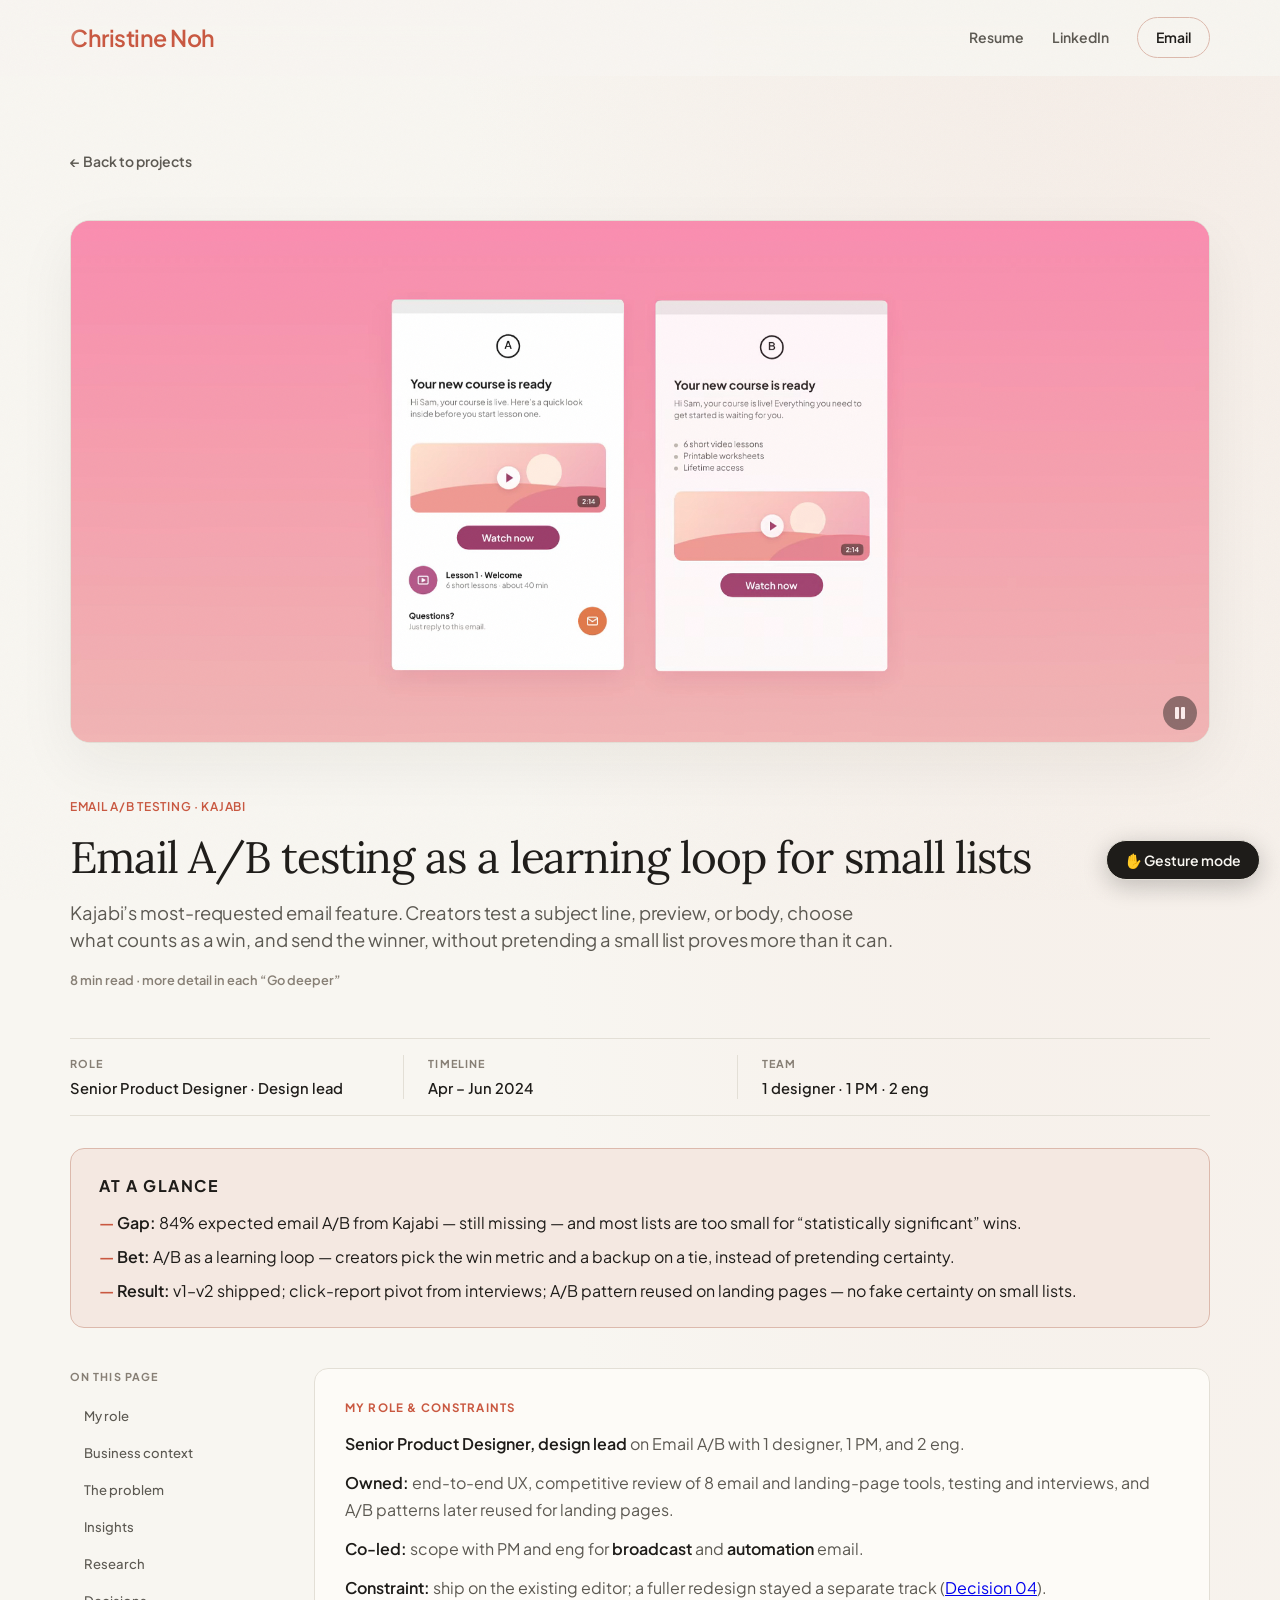
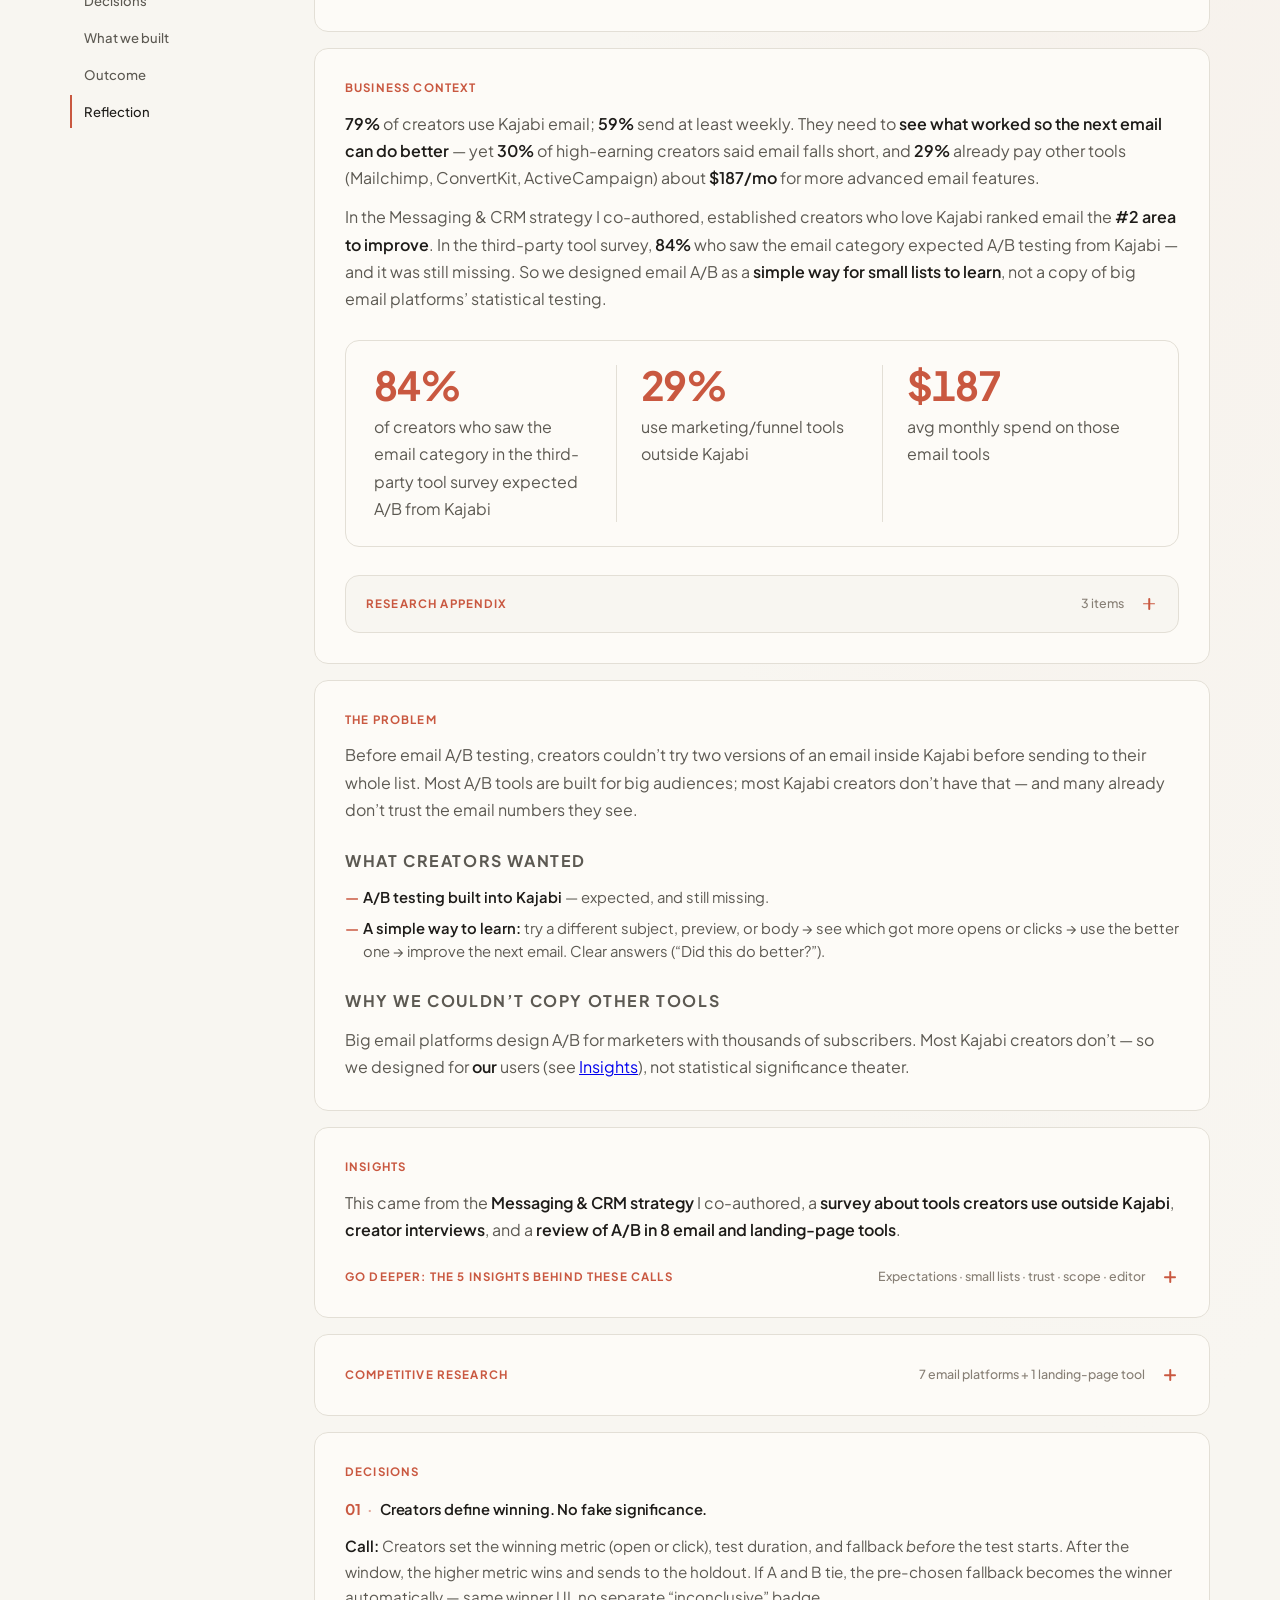
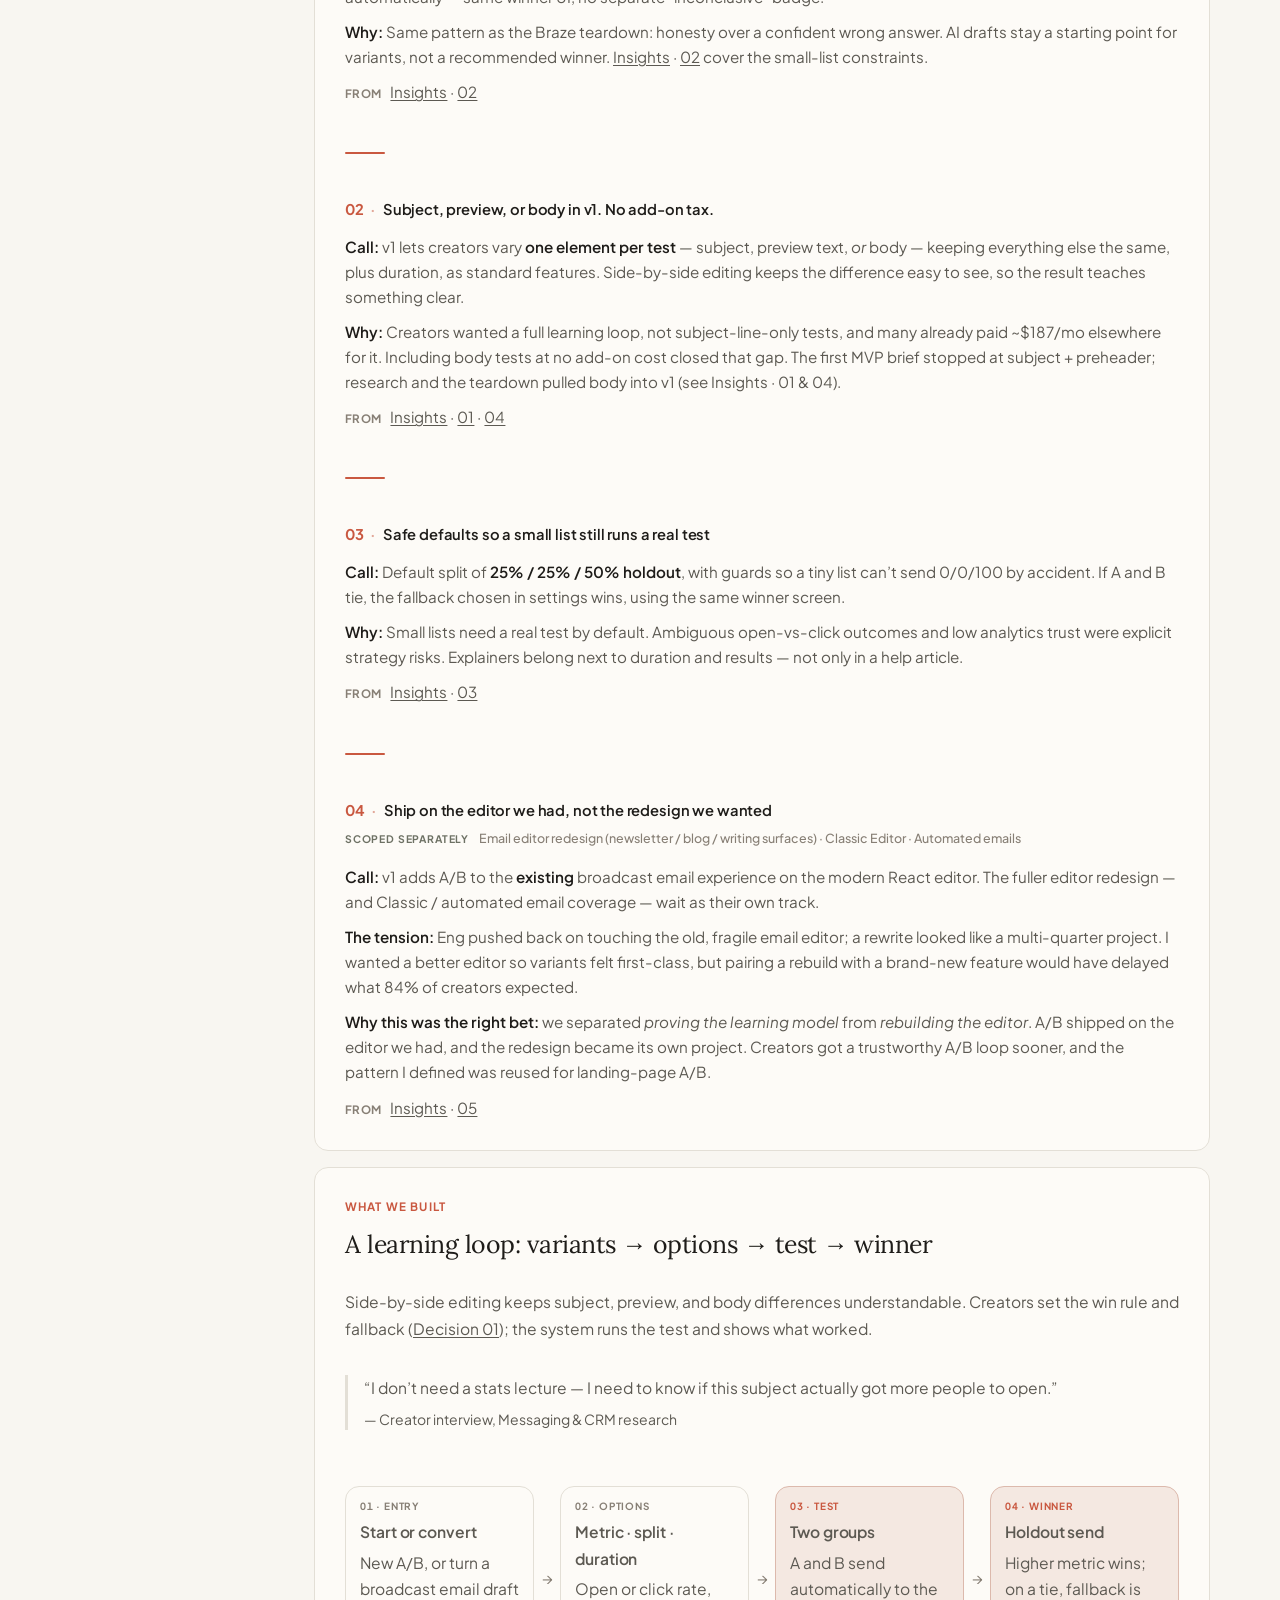
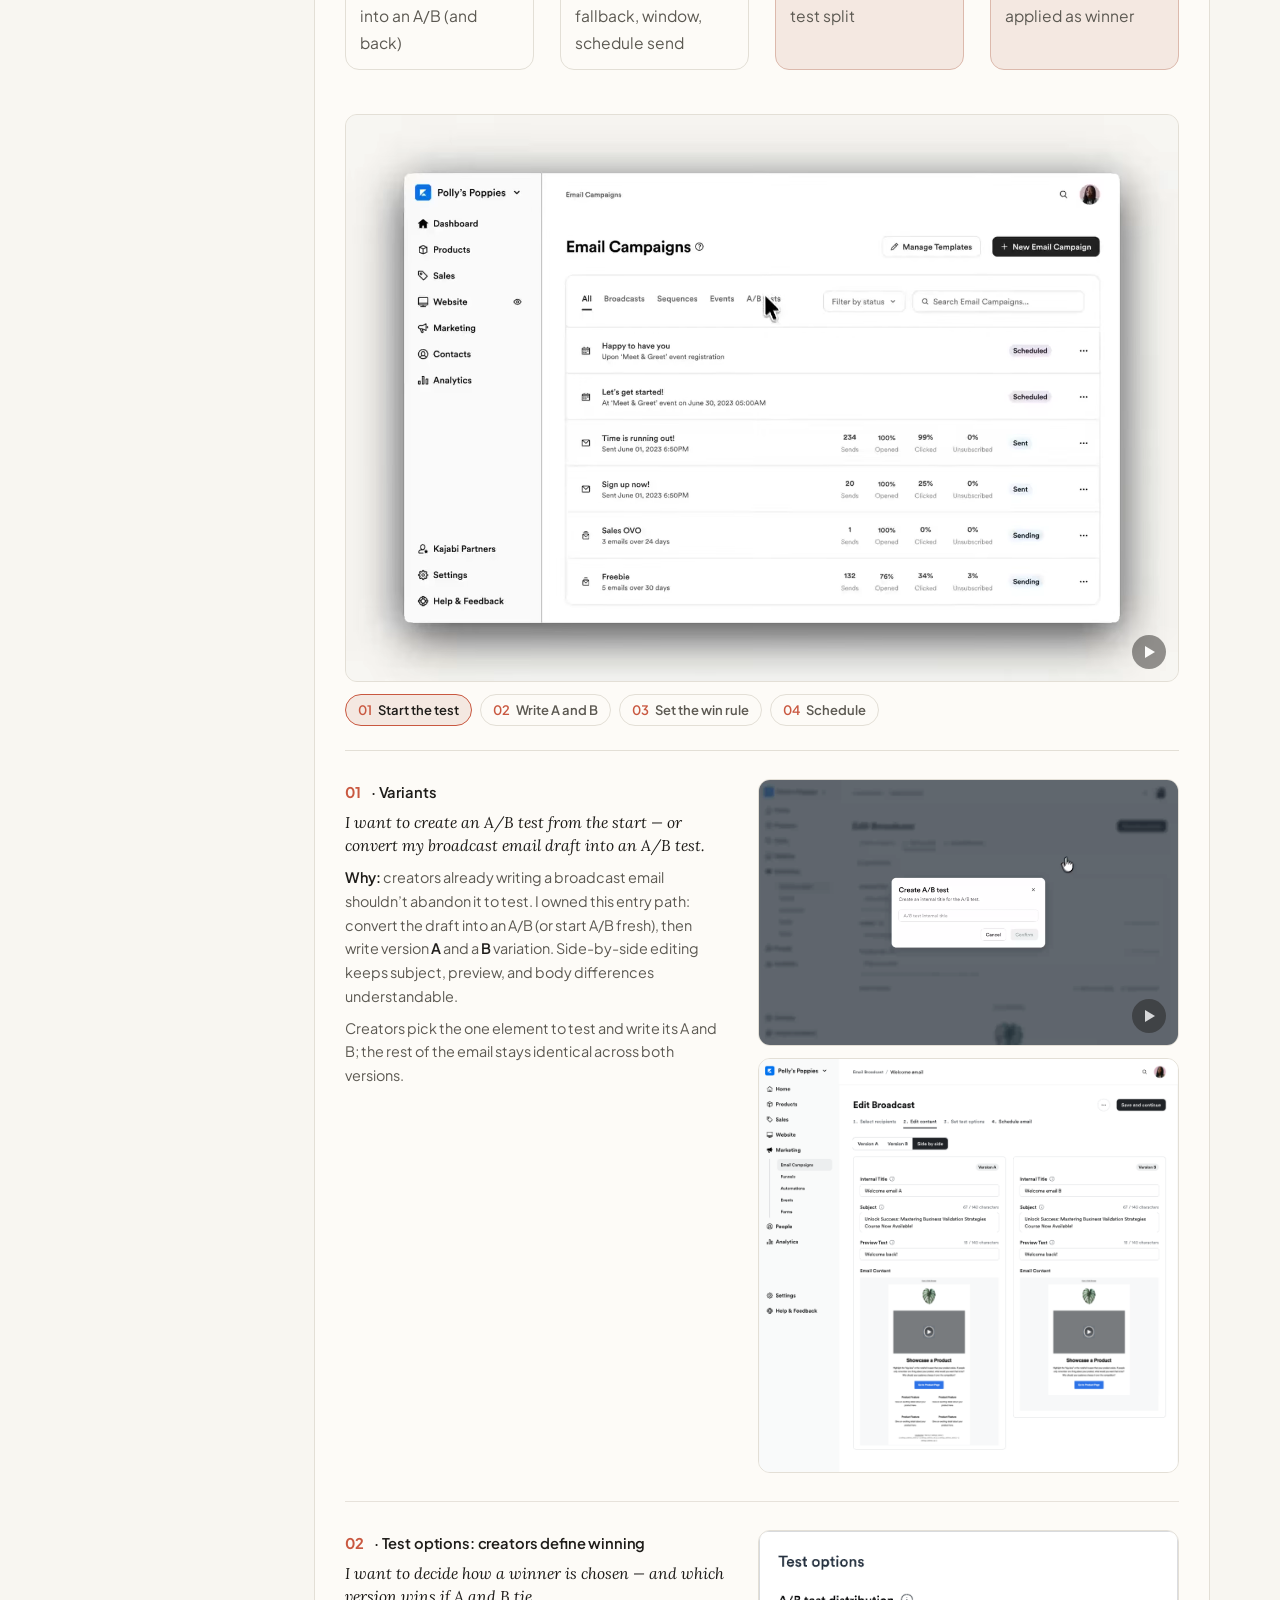
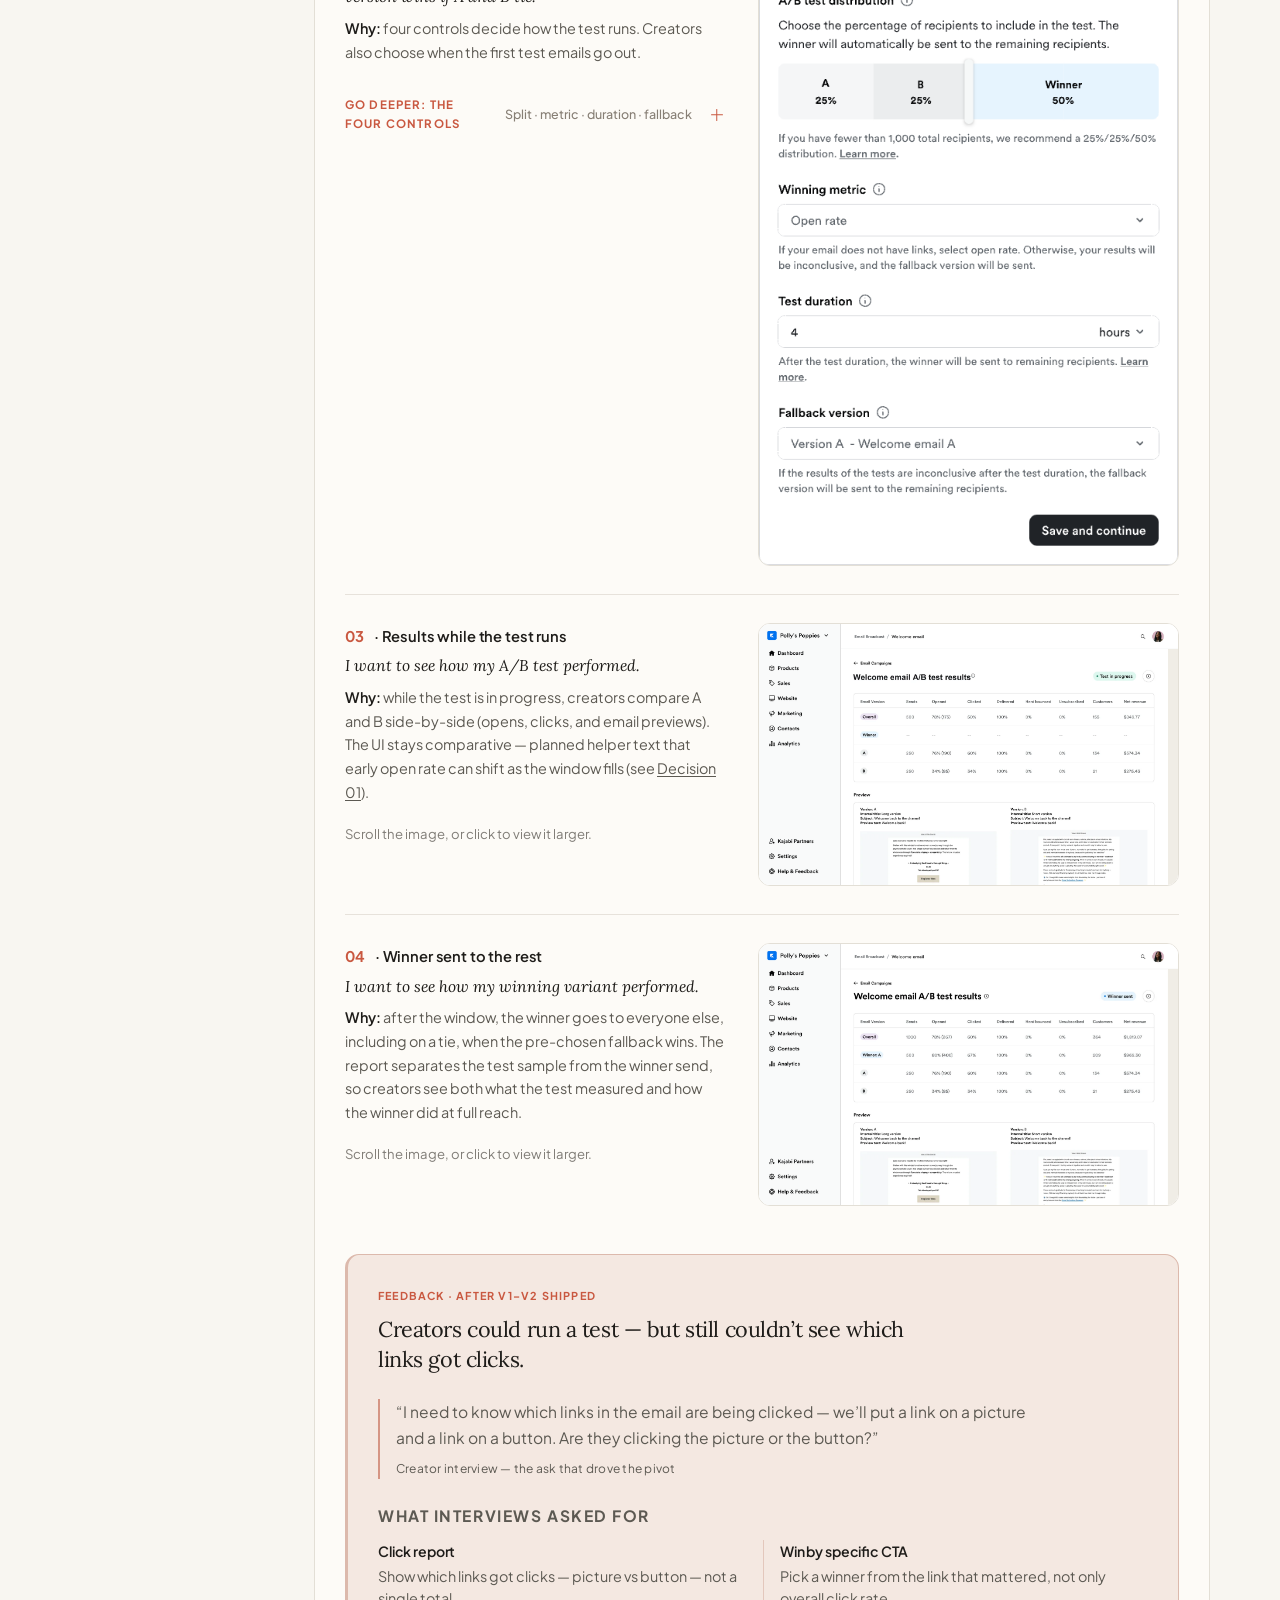
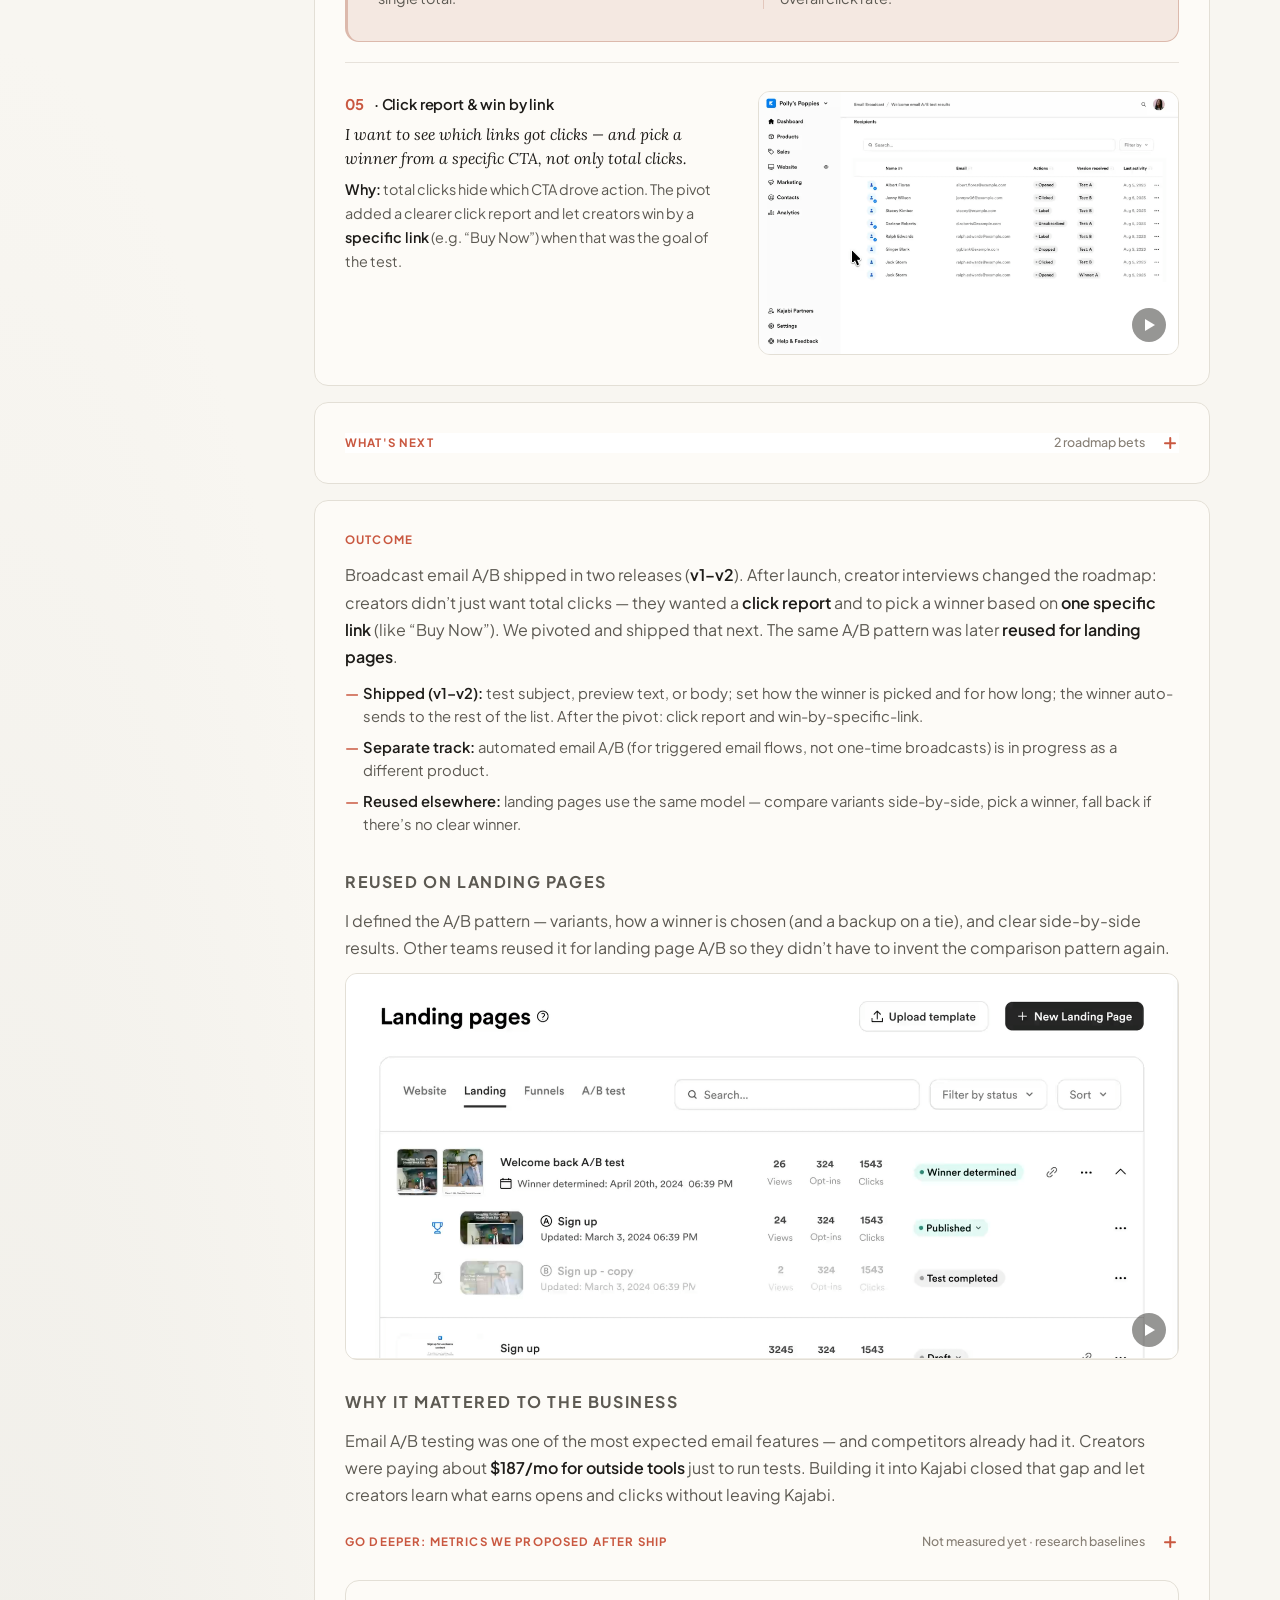
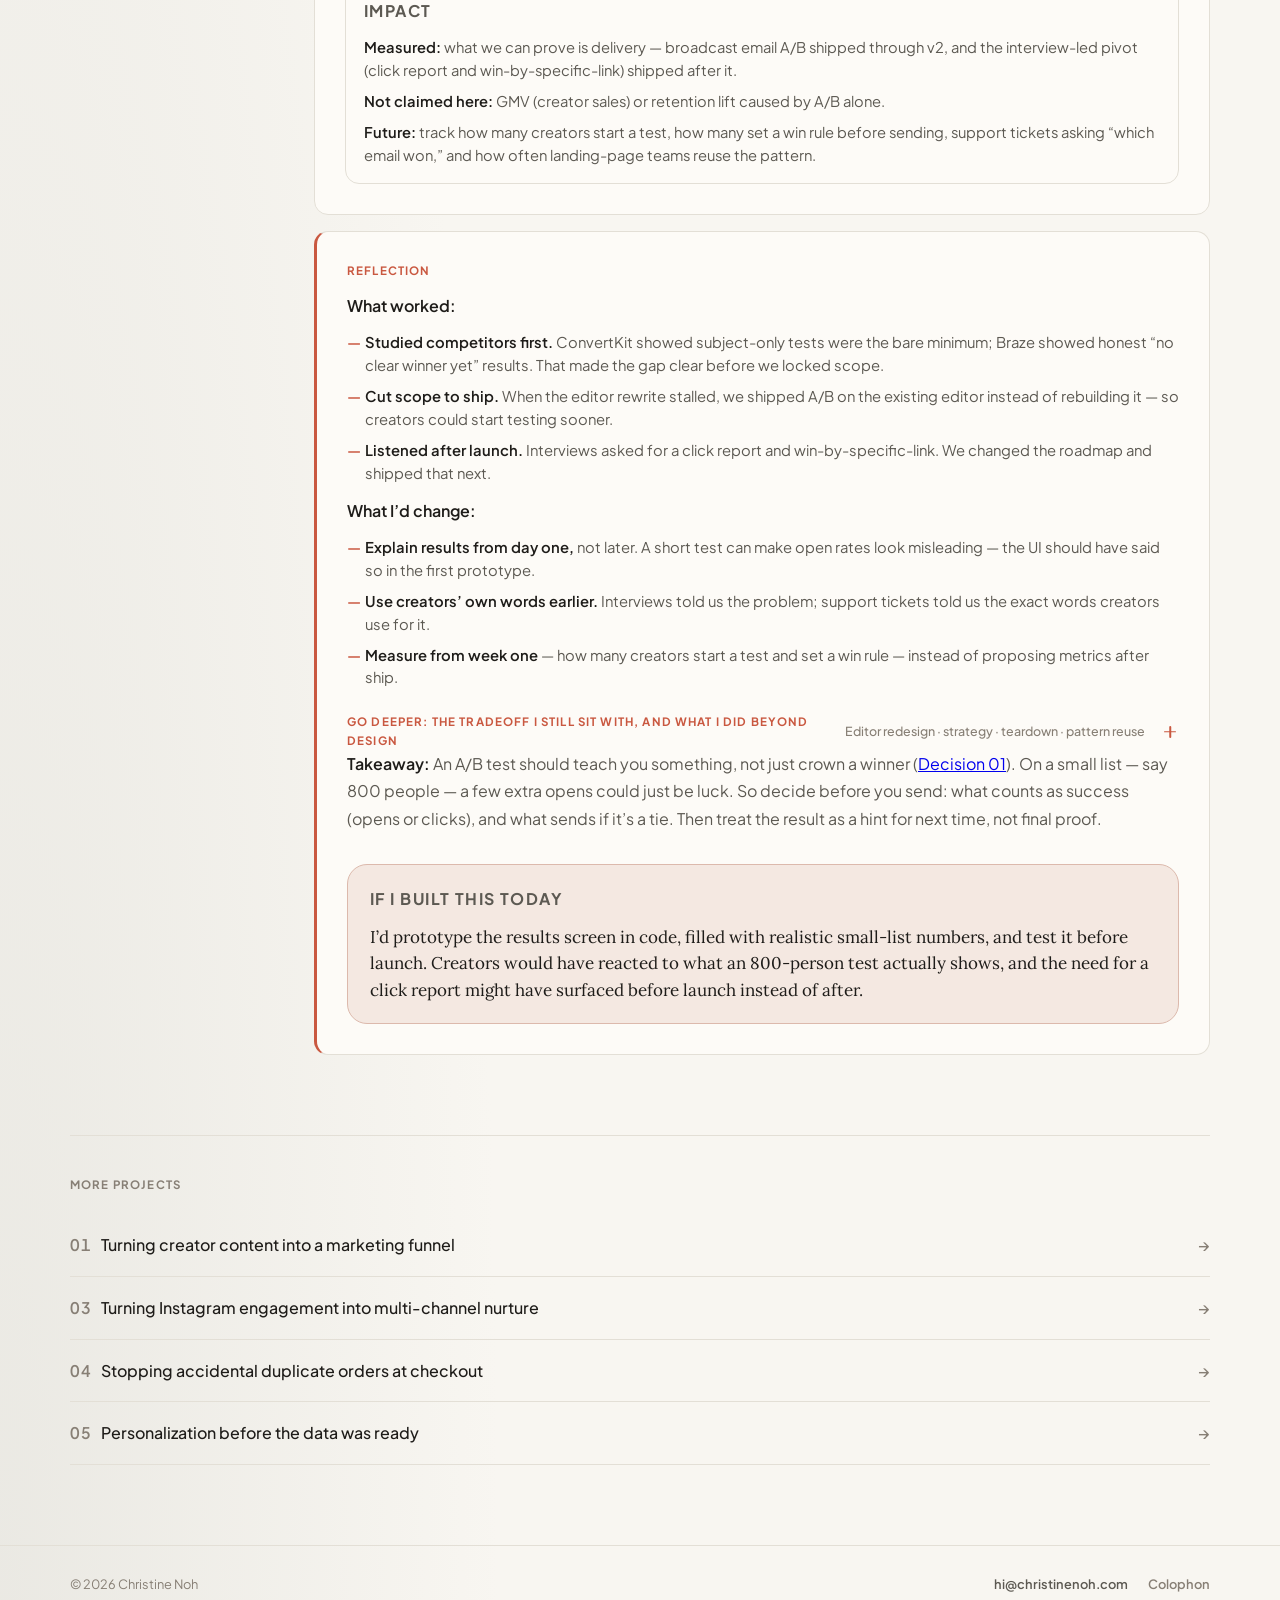
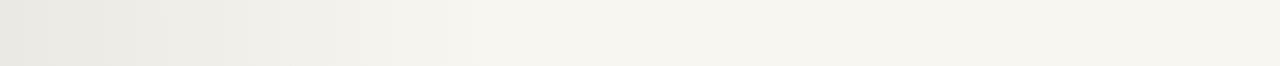
<file: case-study-02.html>
<!DOCTYPE html>
<html lang="en">
  <head>
    <meta charset="UTF-8" />
    <meta name="viewport" content="width=device-width, initial-scale=1.0" />
    <title>Email A/B Testing · Christine Noh</title>
    <link rel="icon" href="./assets/favicon.svg?v=c1" type="image/svg+xml" />
    <link rel="icon" href="./assets/favicon-32.png?v=c1" type="image/png" sizes="32x32" />
    <link rel="apple-touch-icon" href="./assets/apple-touch-icon.png?v=c1" />
    <link rel="preconnect" href="https://fonts.googleapis.com" />
    <link rel="preconnect" href="https://fonts.gstatic.com" crossorigin />
    <link
      href="https://fonts.googleapis.com/css2?family=Lora:ital,wght@0,400;0,500;0,600;1,400&family=Plus+Jakarta+Sans:ital,wght@0,400;0,500;0,600;0,700;1,400&display=swap"
      rel="stylesheet"
    />
    <link rel="stylesheet" href="./styles.css?v=nav1-metaclean1-moda1" />
    <link rel="stylesheet" href="./mockups.css?v=cs2mobile2" />
  </head>
  <body class="page-case">
    <div class="scroll-progress" data-scroll-progress aria-hidden="true"></div>
    <div class="grain" aria-hidden="true"></div>

    <header class="site-header" data-header>
      <div class="container header-inner">
        <a class="brand" href="./index.html" data-page-link aria-label="Christine Noh — Home">Christine Noh</a>
        <nav class="header-nav" aria-label="Primary">
          <span class="nav-divider" aria-hidden="true"></span>
          <a class="nav-link" href="./resume.html" data-page-link>
            Resume
          </a>
          <a class="nav-link" href="https://www.linkedin.com/in/xtinesun" target="_blank" rel="noopener noreferrer">
            LinkedIn
          </a>
          <a class="nav-link nav-link--accent" href="mailto:hi@christinenoh.com">
            Email
          </a>
        </nav>
      </div>
    </header>

    <main class="container case-wrap">
      <a class="back-link reveal is-visible" href="./index.html#projects" data-page-link>← Back to projects</a>

      <figure class="case-hero-mockup case-hero-mockup--cs2 reveal" data-reveal aria-label="Hero product visual">
        <video
          class="case-media-img case-media-img--hero"
          muted
          loop
          playsinline
          preload="auto"
          poster="./assets/cs2-hero-card-v3-poster.jpg?v=1"
          width="1840"
          height="844"
          aria-label="Email A/B variants side by side — B dims as A is highlighted"
        >
          <source src="./assets/cs2-hero-card-v3.webm?v=1" type="video/webm" />
          <source src="./assets/cs2-hero-card-v3.mp4?v=1" type="video/mp4" />
        </video>
        <div class="c2-ov" aria-hidden="true"><span class="c2-chip"><svg viewBox="0 0 24 24" fill="none" stroke="currentColor" stroke-width="3" stroke-linecap="round" stroke-linejoin="round"><path d="m5 12.5 4.5 4.5L19 7.5"/></svg>Winner</span></div>
      </figure>

      <header class="case-header reveal" data-reveal>
        <span class="project-tag">Email A/B Testing · Kajabi</span>
        <h1>Email A/B testing as a learning loop for small lists</h1>
        <p class="case-subtitle">Kajabi’s most-requested email feature. Creators test a subject line, preview, or body, choose what counts as a win, and send the winner, without pretending a small list proves more than it can.</p>
        <div class="case-meta-row">
          <span class="case-read-time">8 min read · more detail in each “Go deeper”</span>
        </div>
      </header>

      <section class="case-exec reveal" data-reveal aria-label="Project details">
        <dl class="case-exec-meta">
          <div class="case-exec-item">
            <dt>Role</dt>
            <dd>Senior Product Designer · Design lead</dd>
          </div>
          <div class="case-exec-item">
            <dt>Timeline</dt>
            <dd>Apr – Jun 2024</dd>
          </div>
          <div class="case-exec-item">
            <dt>Team</dt>
            <dd>1 designer · 1 PM · 2 eng</dd>
          </div>
        </dl>
      </section>

            <aside class="case-tldr reveal" data-reveal aria-label="Case study summary">
        <p class="case-tldr-label">At a glance</p>
        <ul class="case-tldr-list">
          <li><strong>Gap:</strong> 84% expected email A/B from Kajabi — still missing — and most lists are too small for “statistically significant” wins.</li>
          <li><strong>Bet:</strong> A/B as a learning loop — creators pick the win metric and a backup on a tie, instead of pretending certainty.</li>
          <li><strong>Result:</strong> v1–v2 shipped; click-report pivot from interviews; A/B pattern reused on landing pages — no fake certainty on small lists.</li>
        </ul>
      </aside>

      <div class="case-layout">
        <nav class="case-nav" aria-label="Case study sections" data-case-nav>
          <p class="case-nav-label">On this page</p>
          <ul>
            <li><a href="#role" data-nav-link>My role</a></li>
            <li><a href="#context" data-nav-link>Business context</a></li>
            <li><a href="#problem" data-nav-link>The problem</a></li>
            <li><a href="#insights" data-nav-link>Insights</a></li>
            <li><a href="#research" data-nav-link>Research</a></li>
            <li><a href="#decisions" data-nav-link>Decisions</a></li>
            <li><a href="#solution" data-nav-link>What we built</a></li>
            <li><a href="#outcome" data-nav-link>Outcome</a></li>
            <li><a href="#reflection" data-nav-link>Reflection</a></li>
          </ul>
        </nav>

        <div class="case-content">
          <section class="case-block reveal" id="role" data-reveal data-delay="1" data-section>
            <h2>My role &amp; constraints</h2>
            <p><strong>Senior Product Designer, design lead</strong> on Email A/B with 1 designer, 1 PM, and 2 eng.</p>
            <p><strong>Owned:</strong> end-to-end UX, competitive review of 8 email and landing-page tools, testing and interviews, and A/B patterns later reused for landing pages.</p>
            <p><strong>Co-led:</strong> scope with PM and eng for <strong>broadcast</strong> and <strong>automation</strong> email.</p>
            <p><strong>Constraint:</strong> ship on the existing editor; a fuller redesign stayed a separate track (<a href="#decision-4">Decision 04</a>).</p>
          </section>

          <section class="case-block reveal" id="context" data-reveal data-delay="1" data-section>
            <h2>Business context</h2>
            <p><strong>79%</strong> of creators use Kajabi email; <strong>59%</strong> send at least weekly. They need to <strong>see what worked so the next email can do better</strong> — yet <strong>30%</strong> of high-earning creators said email falls short, and <strong>29%</strong> already pay other tools (Mailchimp, ConvertKit, ActiveCampaign) about <strong>$187/mo</strong> for more advanced email features.</p>
            <p>In the Messaging &amp; CRM strategy I co-authored, established creators who love Kajabi ranked email the <strong>#2 area to improve</strong>. In the third-party tool survey, <strong>84%</strong> who saw the email category expected A/B testing from Kajabi — and it was still missing. So we designed email A/B as a <strong>simple way for small lists to learn</strong>, not a copy of big email platforms’ statistical testing.</p>


            <figure class="case-figure reveal" data-reveal aria-label="Why Email A/B test mattered">
              <div class="case-stats-grid">
                <div class="case-stat-block">
                  <span class="case-stat-num">84%</span>
                  <p class="case-stat-caption">of creators who saw the email category in the third-party tool survey expected A/B from Kajabi</p>
                </div>
                <div class="case-stat-block">
                  <span class="case-stat-num">29%</span>
                  <p class="case-stat-caption">use marketing/funnel tools outside Kajabi</p>
                </div>
                <div class="case-stat-block">
                  <span class="case-stat-num">$187</span>
                  <p class="case-stat-caption">avg monthly spend on those email tools</p>
                </div>
              </div>
            </figure>

            <aside class="case-segments case-segments--page-bg" aria-label="Research appendix">
              <details class="case-accordion case-segments-accordion">
                <summary class="case-accordion-summary">
                  <span class="case-accordion-title">Research appendix</span>
                  <span class="case-accordion-meta">3 items</span>
                  <span class="case-accordion-icon" aria-hidden="true"></span>
                </summary>
                <div class="case-accordion-body case-appendix-body">
                  <section class="case-appendix-item" aria-labelledby="appendix-a1">
                    <h3 class="case-appendix-sub" id="appendix-a1">
                      <span class="case-appendix-num">A1</span>
                      <span class="case-appendix-sub-text">Kajabi creator breakdown</span>
                    </h3>
                    <p class="case-segments-intro">Kajabi groups creators by business maturity. This work targeted the two most established segments: the ones already sending serious email volume and paying elsewhere for depth.</p>
                    <ul class="case-segments-list">
                      <li class="is-focus"><strong>Builders:</strong> have figured out how to run their knowledge business and are refining the winning formula. May be onboarding first employees and spending more time on admin.</li>
                      <li class="is-focus"><strong>Scalers:</strong> have built a successful enterprise and want to 10× it. Kajabi’s most financially successful, advanced creators. They need simple tools that create sophisticated experiences for a growing community.</li>
                    </ul>
                    <p class="case-decision-meta"><span>Not in focus</span> Dreamers, Aspiring monetizers, and Hobbyists — earlier-stage segments with less email volume and less third-party email spend.</p>
                  </section>

                  <section class="case-appendix-item" aria-labelledby="appendix-a2">
                    <h3 class="case-appendix-sub" id="appendix-a2">
                      <span class="case-appendix-num">A2</span>
                      <span class="case-appendix-sub-text">Features expected from Kajabi</span>
                    </h3>
                    <p>Among creators who saw the email category in the third-party tool survey: A/B sits with the top expected features, but unlike scheduled email and personalization, it was still missing.</p>
                    <div class="case-table-wrap">
                      <table class="case-table">
                        <thead>
                          <tr>
                            <th scope="col">Feature</th>
                            <th scope="col">Expected</th>
                            <th scope="col">On Kajabi?</th>
                          </tr>
                        </thead>
                        <tbody>
                          <tr>
                            <td>Email design / templates</td>
                            <td>90%</td>
                            <td><span class="case-status case-status--have" aria-label="Have">✓</span></td>
                          </tr>
                          <tr>
                            <td>Preview email</td>
                            <td>88%</td>
                            <td><span class="case-status case-status--have" aria-label="Have">✓</span></td>
                          </tr>
                          <tr>
                            <td>Scheduled emails</td>
                            <td>85%</td>
                            <td><span class="case-status case-status--have" aria-label="Have">✓</span></td>
                          </tr>
                          <tr>
                            <td>Personalization</td>
                            <td>85%</td>
                            <td><span class="case-status case-status--have" aria-label="Have">✓</span></td>
                          </tr>
                          <tr class="case-table-row--highlight">
                            <td>Email A/B testing</td>
                            <td>84%</td>
                            <td><span class="case-status case-status--missing" aria-label="Missing">✕</span></td>
                          </tr>
                          <tr>
                            <td>Email builder</td>
                            <td>82%</td>
                            <td><span class="case-status case-status--have" aria-label="Have">✓</span></td>
                          </tr>
                          <tr>
                            <td>Segmenting</td>
                            <td>81%</td>
                            <td><span class="case-status case-status--have" aria-label="Have">✓</span></td>
                          </tr>
                        </tbody>
                      </table>
                    </div>
                  </section>

                  <section class="case-appendix-item" aria-labelledby="appendix-a3">
                    <h3 class="case-appendix-sub" id="appendix-a3">
                      <span class="case-appendix-num">A3</span>
                      <span class="case-appendix-sub-text">Top tools outside Kajabi</span>
                    </h3>
                    <p><strong>29%</strong> of creators use marketing/funnel tools outside Kajabi (avg <strong>$187/mo</strong>). Only <strong>32%</strong> named A/B as a “most important” feature on those tools, but <strong>84%</strong> expected it from Kajabi.</p>
                  </section>
                </div>
              </details>
            </aside>
          </section>

          <section class="case-block reveal" id="problem" data-reveal data-delay="1" data-section>
            <h2>The problem</h2>
            <p>Before email A/B testing, creators couldn’t try two versions of an email inside Kajabi before sending to their whole list. Most A/B tools are built for big audiences; most Kajabi creators don’t have that — and many already don’t trust the email numbers they see.</p>

            <p class="case-impact-label" style="margin-top:1.5rem">What creators wanted</p>
            <ul class="case-constraints">
              <li><strong>A/B testing built into Kajabi</strong> — expected, and still missing.</li>
              <li><strong>A simple way to learn:</strong> try a different subject, preview, or body → see which got more opens or clicks → use the better one → improve the next email. Clear answers (“Did this do better?”).</li>
            </ul>

            <p class="case-impact-label" style="margin-top:1.5rem">Why we couldn’t copy other tools</p>
            <p>Big email platforms design A/B for marketers with thousands of subscribers. Most Kajabi creators don’t — so we designed for <strong>our</strong> users (see <a href="#insights">Insights</a>), not statistical significance theater.</p>
          </section>

          <section class="case-block reveal" id="insights" data-reveal data-delay="1" data-section>
            <h2>Insights</h2>
            <p>This came from the <strong>Messaging &amp; CRM strategy</strong> I co-authored, a <strong>survey about tools creators use outside Kajabi</strong>, <strong>creator interviews</strong>, and a <strong>review of A/B in 8 email and landing-page tools</strong>.</p>

            <details class="case-accordion case-deeper">
              <summary class="case-accordion-summary">
                <span class="case-accordion-title">Go deeper: the 5 insights behind these calls</span>
                <span class="case-accordion-meta">Expectations · small lists · trust · scope · editor</span>
                <span class="case-accordion-icon" aria-hidden="true"></span>
              </summary>
              <div class="case-accordion-body">
            <ol class="case-research">
              <li class="case-research-item" id="insight-1">
                <h3><span class="case-research-num">01</span>Creators expected A/B testing — and Kajabi still didn’t have it</h3>
                <p class="case-research-finding"><strong>84%</strong> of creators who saw the email category expected A/B testing from Kajabi. <strong>29%</strong> already paid other tools (~<strong>$187/mo</strong>) for stronger email features; only <strong>32%</strong> called A/B their “most important” feature on those tools — so the real gap was catching up inside Kajabi and earning trust, not building a niche power-user feature.</p>
              </li>
              <li class="case-research-item" id="insight-2">
                <h3><span class="case-research-num">02</span>Small lists can’t produce statistically confident winners</h3>
                <p class="case-research-finding">Most creators don’t have enough people on their list for a quick, sure winner. Numbers can also disagree (more opens, fewer clicks). Interviews backed a simple job: show what got more engagement — not a stats class.</p>
              </li>
              <li class="case-research-item" id="insight-3">
                <h3><span class="case-research-num">03</span>Ambiguous results need creator control, not auto-answers</h3>
                <p class="case-research-finding">Strategy flagged confusing open-vs-click outcomes and low trust in Kajabi analytics. Short tests also favor people who open early — easy to hide behind a confident “winner” label.</p>
              </li>
              <li class="case-research-item" id="insight-4">
                <h3><span class="case-research-num">04</span>Creators wanted full tests, not subject-line-only</h3>
                <p class="case-research-finding">The first MVP brief limited v1 to <strong>subject + preheader</strong>, two versions, and manually sending the winner to everyone else. Strategy and the competitive review pushed further: creators already paid elsewhere to test body/preview, and subject-only wouldn’t close the gap people expected.</p>
              </li>
              <li class="case-research-item" id="insight-5">
                <h3><span class="case-research-num">05</span>Waiting on an editor rebuild would have left the gap open</h3>
                <p class="case-research-finding">The email editor was old and fragile, and a redesign looked like a multi-quarter project. Waiting on that rebuild would have left the 84%-expected A/B gap open longer.</p>
              </li>
            </ol>
              </div>
            </details>

          </section>

          <section class="case-block case-block--accordion reveal" id="research" data-reveal data-delay="1" data-section>
            <details class="case-accordion">
              <summary class="case-accordion-summary">
                <span class="case-accordion-title">Competitive research</span>
                <span class="case-accordion-meta">7 email platforms + 1 landing-page tool</span>
                <span class="case-accordion-icon" aria-hidden="true"></span>
              </summary>
              <div class="case-accordion-body">
            <p>I owned the competitive synthesis — tearing down A/B across <strong>Braze, Beehiiv, ConvertKit, HubSpot, Mailchimp, Klaviyo, ActiveCampaign, and Unbounce</strong> before locking the PRD. Three implications shaped the product bets:</p>
            <ul class="case-constraints">
              <li><strong>Don’t gate on list size</strong> — most “serious” A/B assumes big audiences; educate on what a short window can prove instead (<a href="#decision-3">Decision 03</a>).</li>
              <li><strong>Subject-only isn’t enough</strong> — deeper tools put preview/body behind paid tiers (~$187/mo elsewhere); ship subject, preview, <em>or</em> body in v1 at no add-on cost (<a href="#decision-2">Decision 02</a>).</li>
              <li><strong>Honesty over a confident wrong answer</strong> — Braze shows when results aren’t decisive and still lets you proceed; creators set metric + fallback (<a href="#decision-1">Decision 01</a>).</li>
            </ul>

            <p class="case-impact-label" style="margin-top:1.5rem">Full teardown notes</p>
            <ul class="case-constraints">
              <li><strong>Most “serious” A/B assumes big lists</strong> — help centers push large audiences and short windows, and open rates look worse than they are if you don’t explain the window. Don’t gate on list size; do educate on what the window can prove.</li>
              <li><strong>Subject-only is table stakes</strong> — lower plans often lock to subject-only; deeper tools put body/preview behind paid tiers creators already buy elsewhere (~$187/mo). Ship subject <em>or</em> preview <em>or</em> body in v1, at no add-on cost.</li>
              <li><strong>Honesty beats a confident wrong answer</strong> — Braze shows non-significance, lets you proceed, and keeps updating after a “winner” — early leaders can lose later. Creators set metric + fallback; system applies after the window (see <a href="#decision-1">Decision 01</a>).</li>
              <li><strong>Explainers and idea prompts</strong> — short-window explainers and later coaching prompts, after the core loop is trusted. V1 = trustworthy loop; coaching features follow.</li>
            </ul>
              </div>
            </details>
          </section>

          <section class="case-block case-block--decisions reveal" id="decisions" data-reveal data-section>
            <h2>Decisions</h2>
            <div class="case-decisions-list">
              <article class="case-decision" id="decision-1" aria-labelledby="decision-1-title">
                <header class="case-decision-header">
                  <h3 id="decision-1-title"><span class="case-decision-num">01</span>Creators define winning. No fake significance.</h3>
                </header>
                <div class="case-decision-body">
                  <p><strong>Call:</strong> Creators set the winning metric (open or click), test duration, and fallback <em>before</em> the test starts. After the window, the higher metric wins and sends to the holdout. If A and B tie, the pre-chosen fallback becomes the winner automatically — same winner UI, no separate “inconclusive” badge.</p>
                  <p><strong>Why:</strong> Same pattern as the Braze teardown: honesty over a confident wrong answer. AI drafts stay a starting point for variants, not a recommended winner. <a href="#insights">Insights</a> · <a href="#insight-2">02</a> cover the small-list constraints.</p>
                  <p class="case-decision-from"><span>From</span> <a href="#insights">Insights</a> · <a href="#insight-2">02</a></p>
                </div>
              </article>

              <article class="case-decision" id="decision-2" aria-labelledby="decision-2-title">
                <header class="case-decision-header">
                  <h3 id="decision-2-title"><span class="case-decision-num">02</span>Subject, preview, or body in v1. No add-on tax.</h3>
                </header>
                <div class="case-decision-body">
                  <p><strong>Call:</strong> v1 lets creators vary <strong>one element per test</strong> — subject, preview text, <em>or</em> body — keeping everything else the same, plus duration, as standard features. Side-by-side editing keeps the difference easy to see, so the result teaches something clear.</p>
                  <p><strong>Why:</strong> Creators wanted a full learning loop, not subject-line-only tests, and many already paid ~$187/mo elsewhere for it. Including body tests at no add-on cost closed that gap. The first MVP brief stopped at subject + preheader; research and the teardown pulled body into v1 (see Insights · 01 &amp; 04).</p>
                  <p class="case-decision-from"><span>From</span> <a href="#insights">Insights</a> · <a href="#insight-1">01</a> · <a href="#insight-4">04</a></p>
                </div>
        </article>

              <article class="case-decision" id="decision-3" aria-labelledby="decision-3-title">
                <header class="case-decision-header">
                  <h3 id="decision-3-title"><span class="case-decision-num">03</span>Safe defaults so a small list still runs a real test</h3>
                </header>
                <div class="case-decision-body">
                  <p><strong>Call:</strong> Default split of <strong>25% / 25% / 50% holdout</strong>, with guards so a tiny list can’t send 0/0/100 by accident. If A and B tie, the fallback chosen in settings wins, using the same winner screen.</p>
                  <p><strong>Why:</strong> Small lists need a real test by default. Ambiguous open-vs-click outcomes and low analytics trust were explicit strategy risks. Explainers belong next to duration and results — not only in a help article.</p>
                  <p class="case-decision-from"><span>From</span> <a href="#insights">Insights</a> · <a href="#insight-3">03</a></p>
                </div>
        </article>

              <article class="case-decision" id="decision-4" aria-labelledby="decision-4-title">
                <header class="case-decision-header">
                  <h3 id="decision-4-title"><span class="case-decision-num">04</span>Ship on the editor we had, not the redesign we wanted</h3>
                  <p class="case-decision-meta"><span>Scoped separately</span> Email editor redesign (newsletter / blog / writing surfaces) · Classic Editor · Automated emails</p>
                </header>
                <div class="case-decision-body">
                  <p><strong>Call:</strong> v1 adds A/B to the <strong>existing</strong> broadcast email experience on the modern React editor. The fuller editor redesign — and Classic / automated email coverage — wait as their own track.</p>
                  <p><strong>The tension:</strong> Eng pushed back on touching the old, fragile email editor; a rewrite looked like a multi-quarter project. I wanted a better editor so variants felt first-class, but pairing a rebuild with a brand-new feature would have delayed what 84% of creators expected.</p>
                  <p><strong>Why this was the right bet:</strong> we separated <em>proving the learning model</em> from <em>rebuilding the editor</em>. A/B shipped on the editor we had, and the redesign became its own project. Creators got a trustworthy A/B loop sooner, and the pattern I defined was reused for landing-page A/B.</p>
                  <p class="case-decision-from"><span>From</span> <a href="#insights">Insights</a> · <a href="#insight-5">05</a></p>
                </div>
        </article>
            </div>
          </section>

          <section class="case-block reveal" id="solution" data-reveal data-delay="1" data-section>
            <h2>What we built</h2>

            <article class="case-decision reveal" data-reveal aria-labelledby="experience-title">
              <header class="case-decision-header">
                <h3 id="experience-title">A learning loop: variants → options → test → winner</h3>
              </header>
              <div class="case-decision-body">
                <p>Side-by-side editing keeps subject, preview, and body differences understandable. Creators set the win rule and fallback (<a href="#decision-1">Decision 01</a>); the system runs the test and shows what worked.</p>
                <blockquote class="case-quote" style="margin:1rem 0;padding-left:1rem;border-left:3px solid var(--border, #e4e3de);color:var(--text-muted, #5a5a56)">
                  <p style="margin:0">“I don’t need a stats lecture — I need to know if this subject actually got more people to open.”</p>
                  <footer style="margin-top:0.35rem;font-size:0.875rem">— Creator interview, Messaging &amp; CRM research</footer>
                </blockquote>

                <div class="case-flow" role="img" aria-label="Email A/B testing flow">
                  <div class="case-flow-node">
                    <span class="case-flow-step">01 · Entry</span>
                    <p class="case-flow-label">Start or convert</p>
                    <p class="case-flow-desc">New A/B, or turn a broadcast email draft into an A/B (and back)</p>
                  </div>
                  <span class="case-flow-arrow" aria-hidden="true">→</span>
                  <div class="case-flow-node">
                    <span class="case-flow-step">02 · Options</span>
                    <p class="case-flow-label">Metric · split · duration</p>
                    <p class="case-flow-desc">Open or click rate, fallback, window, schedule send</p>
                  </div>
                  <span class="case-flow-arrow" aria-hidden="true">→</span>
                  <div class="case-flow-node case-flow-node--accent">
                    <span class="case-flow-step">03 · Test</span>
                    <p class="case-flow-label">Two groups</p>
                    <p class="case-flow-desc">A and B send automatically to the test split</p>
                  </div>
                  <span class="case-flow-arrow" aria-hidden="true">→</span>
                  <div class="case-flow-node case-flow-node--accent">
                    <span class="case-flow-step">04 · Winner</span>
                    <p class="case-flow-label">Holdout send</p>
                    <p class="case-flow-desc">Higher metric wins; on a tie, fallback is applied as winner</p>
                  </div>
                </div>

                <div class="case-chapters" data-chapters>
                <figure class="case-decision-figure">
                  <button
                    type="button"
                    class="case-media-trigger"
                    data-media-expand
                    data-media-type="video"
                    data-media-src="./assets/cs2-full-flow.mp4?v=1"
                    data-media-poster="./assets/cs2-full-flow-poster.webp?v=w1"
                    data-media-alt="Email A/B testing full flow — variants, test options, in-progress results, then winner sent"
                    aria-label="View the email A/B full flow full size"
                  >
                    <video
                      class="case-media-video"
                      poster="./assets/cs2-flow-1-poster.jpg?v=1"
                      muted
                      playsinline
                      preload="metadata"
                      aria-hidden="true"
                    >
                      <source src="./assets/cs2-flow-1.webm?v=1" type="video/webm" />
                      <source src="./assets/cs2-flow-1.mp4?v=1" type="video/mp4" />
                    </video>
                  </button>
                </figure>
                <div class="case-chapter-tabs" role="group" aria-label="Full flow chapters (2× speed)">
                  <button type="button" data-chapter aria-pressed="true" data-mp4="./assets/cs2-flow-1.mp4?v=1" data-webm="./assets/cs2-flow-1.webm?v=1" data-poster="./assets/cs2-flow-1-poster.jpg?v=1"><span>01</span> Start the test</button>
                  <button type="button" data-chapter aria-pressed="false" data-mp4="./assets/cs2-flow-2.mp4?v=1" data-webm="./assets/cs2-flow-2.webm?v=1" data-poster="./assets/cs2-flow-2-poster.jpg?v=1"><span>02</span> Write A and B</button>
                  <button type="button" data-chapter aria-pressed="false" data-mp4="./assets/cs2-flow-3.mp4?v=1" data-webm="./assets/cs2-flow-3.webm?v=1" data-poster="./assets/cs2-flow-3-poster.jpg?v=1"><span>03</span> Set the win rule</button>
                  <button type="button" data-chapter aria-pressed="false" data-mp4="./assets/cs2-flow-4.mp4?v=1" data-webm="./assets/cs2-flow-4.webm?v=1" data-poster="./assets/cs2-flow-4-poster.jpg?v=1"><span>04</span> Schedule</button>
                </div>
                </div>

                <div class="case-feature-list">
                  <div class="case-feature">
                    <div class="case-feature-text">
                      <h4><span class="case-research-num">01</span> · Variants</h4>
                      <p class="case-feature-job">I want to create an A/B test from the start — or convert my broadcast email draft into an A/B test.</p>
                      <p><strong>Why:</strong> creators already writing a broadcast email shouldn’t abandon it to test. I owned this entry path: convert the draft into an A/B (or start A/B fresh), then write version <strong>A</strong> and a <strong>B</strong> variation. Side-by-side editing keeps subject, preview, and body differences understandable.</p>
                      <p>Creators pick the one element to test and write its A and B; the rest of the email stays identical across both versions.</p>
                    </div>
                    <div class="case-feature-media-stack">
                      <figure class="case-feature-media">
                        <button
                          type="button"
                          class="case-media-trigger"
                          data-media-expand
                          data-media-type="video"
                          data-media-src="./assets/cs2-convert-to-ab.mp4?v=1"
                          data-media-poster="./assets/cs2-convert-to-ab-poster.png?v=1"
                          data-media-alt="Converting a broadcast email draft into an A/B test"
                          aria-label="View convert broadcast email to A/B full size"
                        >
                          <video
                            class="case-media-video"
                            src="./assets/cs2-convert-to-ab.mp4?v=1"
                            poster="./assets/cs2-convert-to-ab-poster.png?v=1"
                            autoplay
                            muted
                            loop
                            playsinline
                            preload="metadata"
                            aria-hidden="true"
                          ></video>
                        </button>
                      </figure>
                      <figure class="case-feature-media case-feature-media--flush">
                        <button
                          type="button"
                          class="case-media-trigger"
                          data-media-expand
                          data-media-type="image"
                          data-media-src="./assets/cs2-variants@2x.png?v=1"
                          data-media-alt="Side-by-side edit content for Version A and Version B of an email A/B test"
                          aria-label="View variants side-by-side full size"
                        >
                          <img src="./assets/cs2-variants.png?v=2" alt="Side-by-side edit content for Version A and Version B of an email A/B test" width="990" height="976" loading="lazy" decoding="async" />
                        </button>
                      </figure>
                    </div>
                  </div>

                  <div class="case-feature">
                    <div class="case-feature-text">
                      <h4><span class="case-research-num">02</span> · Test options: creators define winning</h4>
                      <p class="case-feature-job">I want to decide how a winner is chosen — and which version wins if A and B tie.</p>
                      <p><strong>Why:</strong> four controls decide how the test runs. Creators also choose when the first test emails go out.</p>
                      <details class="case-accordion case-deeper">
                        <summary class="case-accordion-summary">
                          <span class="case-accordion-title">Go deeper: the four controls</span>
                          <span class="case-accordion-meta">Split · metric · duration · fallback</span>
                          <span class="case-accordion-icon" aria-hidden="true"></span>
                        </summary>
                        <div class="case-accordion-body">
                      <p><strong>A/B test distribution</strong> — set the size of your test group: <strong>25% / 25% / 50% holdout</strong> (default) or <strong>10% / 10% / 90%</strong>.</p>
                      <p><strong>Winning metric</strong> — open rate or click rate (click only if the email has links); this determines the version sent to remaining recipients.</p>
                      <p><strong>Test duration</strong> — <strong>1–10 hours</strong> after the last test email is sent.</p>
                      <p><strong>Fallback version</strong> — Version A or B applied as the winner if A and B tie on the winning metric. Chosen in settings before the test; no separate inconclusive indicator — results show equal metrics and the fallback marked as winner.</p>
                      <p><strong>Trust copy (planned next to duration / results):</strong> short windows mostly reflect early openers; explain what the window measured — don’t overclaim (<a href="#decision-1">Decision 01</a>); a tie quietly uses the fallback you already chose.</p>
                        </div>
                      </details>
                    </div>
                    <figure class="case-feature-media">
                      <button
                        type="button"
                        class="case-media-trigger"
                        data-media-expand
                        data-media-type="image"
                        data-media-src="./assets/cs2-test-options@2x.png?v=1"
                        data-media-alt="Test options panel: A/B distribution, winning metric, test duration, and fallback version"
                        aria-label="View Test options full size"
                      >
                        <img src="./assets/cs2-test-options.png?v=3" alt="Test options panel: A/B distribution, winning metric, test duration, and fallback version" width="541" height="818" loading="lazy" decoding="async" />
                      </button>
                    </figure>
                  </div>

                  <div class="case-feature">
                    <div class="case-feature-text">
                      <h4><span class="case-research-num">03</span> · Results while the test runs</h4>
                      <p class="case-feature-job">I want to see how my A/B test performed.</p>
                      <p><strong>Why:</strong> while the test is in progress, creators compare A and B side-by-side (opens, clicks, and email previews). The UI stays comparative — planned helper text that early open rate can shift as the window fills (see <a href="#decision-1">Decision 01</a>).</p>
                      <p class="case-feature-hint">Scroll the image, or click to view it larger.</p>
                    </div>
                    <figure class="case-feature-media case-feature-media--split-scroll">
                      <div class="case-split-scroll">
                        <div class="case-split-scroll-rule" aria-hidden="true"></div>
                        <button
                          type="button"
                          class="case-split-scroll-top case-media-trigger"
                          data-media-expand
                          data-media-type="image"
                          data-media-src="./assets/cs2-results-progress-full.webp?v=w1"
                          data-media-split-top="./assets/cs2-results-progress-top-full.png?v=5"
                          data-media-split-nav="./assets/cs2-results-progress-nav-full.png?v=6"
                          data-media-split-main="./assets/cs2-results-progress-main-full.webp?v=w1"
                          data-media-alt="A/B test results page while the test is in progress, with metrics and side-by-side email previews"
                          aria-label="View in-progress results full size"
                        >
                          <img
                            src="./assets/cs2-results-progress-top.png?v=5"
                            alt="A/B test results page while the test is in progress, with metrics and side-by-side email previews"
                            width="1441"
                            height="88"
                            decoding="async"
                          />
                        </button>
                        <div class="case-split-scroll-body">
                          <button
                            type="button"
                            class="case-split-scroll-nav-wrap case-media-trigger"
                            data-media-expand
                            data-media-type="image"
                            data-media-src="./assets/cs2-results-progress-full.webp?v=w1"
                            data-media-split-top="./assets/cs2-results-progress-top-full.png?v=5"
                            data-media-split-nav="./assets/cs2-results-progress-nav-full.png?v=6"
                            data-media-split-main="./assets/cs2-results-progress-main-full.webp?v=w1"
                            data-media-alt="A/B test results page while the test is in progress, with metrics and side-by-side email previews"
                            aria-label="View in-progress results full size"
                          >
                            <img
                              class="case-split-scroll-nav"
                              src="./assets/cs2-results-progress-nav.png?v=13"
                              alt="A/B test results page while the test is in progress, with metrics and side-by-side email previews"
                              width="280"
                              height="2526"
                              decoding="async"
                            />
                          </button>
                          <button
                            type="button"
                            class="case-media-trigger case-media-trigger--scroll"
                            data-media-expand
                            data-media-scroll
                            data-media-type="image"
                            data-media-src="./assets/cs2-results-progress-full.webp?v=w1"
                            data-media-split-top="./assets/cs2-results-progress-top-full.png?v=5"
                            data-media-split-nav="./assets/cs2-results-progress-nav-full.png?v=6"
                            data-media-split-main="./assets/cs2-results-progress-main-full.webp?v=w1"
                            data-media-alt="A/B test results page while the test is in progress, with metrics and side-by-side email previews"
                            aria-label="View in-progress results full size"
                          >
                            <img
                              src="./assets/cs2-results-progress-main.webp?v=w1"
                              alt="A/B test results page while the test is in progress, with metrics and side-by-side email previews"
                              width="1161"
                              height="2526"
                              loading="lazy"
                              decoding="async"
                            />
                          </button>
                        </div>
                      </div>
                    </figure>
                  </div>

                  <div class="case-feature">
                    <div class="case-feature-text">
                      <h4><span class="case-research-num">04</span> · Winner sent to the rest</h4>
                      <p class="case-feature-job">I want to see how my winning variant performed.</p>
                      <p><strong>Why:</strong> after the window, the winner goes to everyone else, including on a tie, when the pre-chosen fallback wins. The report separates the test sample from the winner send, so creators see both what the test measured and how the winner did at full reach.</p>
                      <p class="case-feature-hint">Scroll the image, or click to view it larger.</p>
                    </div>
                    <figure class="case-feature-media case-feature-media--split-scroll">
                      <div class="case-split-scroll">
                        <div class="case-split-scroll-rule" aria-hidden="true"></div>
                        <button
                          type="button"
                          class="case-split-scroll-top case-media-trigger"
                          data-media-expand
                          data-media-type="image"
                          data-media-src="./assets/cs2-results-winner-full.webp?v=w1"
                          data-media-split-top="./assets/cs2-results-winner-top-full.png?v=1"
                          data-media-split-nav="./assets/cs2-results-winner-nav-full.png?v=1"
                          data-media-split-main="./assets/cs2-results-winner-main-full.webp?v=w1"
                          data-media-alt="A/B test results after the winner was sent to remaining contacts, with metrics and side-by-side email previews"
                          aria-label="View winner-sent results full size"
                        >
                          <img
                            src="./assets/cs2-results-winner-top.png?v=1"
                            alt="A/B test results after the winner was sent to remaining contacts, with metrics and side-by-side email previews"
                            width="1441"
                            height="88"
                            decoding="async"
                          />
                        </button>
                        <div class="case-split-scroll-body">
                          <button
                            type="button"
                            class="case-split-scroll-nav-wrap case-media-trigger"
                            data-media-expand
                            data-media-type="image"
                            data-media-src="./assets/cs2-results-winner-full.webp?v=w1"
                            data-media-split-top="./assets/cs2-results-winner-top-full.png?v=1"
                            data-media-split-nav="./assets/cs2-results-winner-nav-full.png?v=1"
                            data-media-split-main="./assets/cs2-results-winner-main-full.webp?v=w1"
                            data-media-alt="A/B test results after the winner was sent to remaining contacts, with metrics and side-by-side email previews"
                            aria-label="View winner-sent results full size"
                          >
                            <img
                              class="case-split-scroll-nav"
                              src="./assets/cs2-results-winner-nav.png?v=1"
                              alt="A/B test results after the winner was sent to remaining contacts, with metrics and side-by-side email previews"
                              width="280"
                              height="2578"
                              decoding="async"
                            />
                          </button>
                          <button
                            type="button"
                            class="case-media-trigger case-media-trigger--scroll"
                            data-media-expand
                            data-media-scroll
                            data-media-type="image"
                            data-media-src="./assets/cs2-results-winner-full.webp?v=w1"
                            data-media-split-top="./assets/cs2-results-winner-top-full.png?v=1"
                            data-media-split-nav="./assets/cs2-results-winner-nav-full.png?v=1"
                            data-media-split-main="./assets/cs2-results-winner-main-full.webp?v=w1"
                            data-media-alt="A/B test results after the winner was sent to remaining contacts, with metrics and side-by-side email previews"
                            aria-label="View winner-sent results full size"
                          >
                            <img
                              src="./assets/cs2-results-winner-main.webp?v=w1"
                              alt="A/B test results after the winner was sent to remaining contacts, with metrics and side-by-side email previews"
                              width="1161"
                              height="2578"
                              loading="lazy"
                              decoding="async"
                            />
                          </button>
                        </div>
                      </div>
                    </figure>
                  </div>

                  <aside class="case-feedback case-feedback--beat reveal" data-reveal id="feedback-v5" aria-label="User feedback after v1–v2 shipped">
                    <header class="case-feedback-head">
                      <p class="case-feedback-label">Feedback · after v1–v2 shipped</p>
                      <p class="case-feedback-takeaway">Creators could run a test — but still couldn’t see which links got clicks.</p>
                    </header>

                    <blockquote class="case-feedback-quote">
                      <p>“I need to know which links in the email are being clicked — we’ll put a link on a picture and a link on a button. Are they clicking the picture or the button?”</p>
                      <cite>Creator interview — the ask that drove the pivot</cite>
                    </blockquote>

                    <div class="case-feedback-body">
                      <p class="case-feedback-split-label">What interviews asked for</p>
                      <ul class="case-feedback-asks">
                        <li>
                          <strong>Click report</strong>
                          <span>Show which links got clicks — picture vs button — not a single total.</span>
                        </li>
                        <li>
                          <strong>Win by specific CTA</strong>
                          <span>Pick a winner from the link that mattered, not only overall click rate.</span>
                        </li>
                      </ul>
                    </div>
                  </aside>

                  <div class="case-feature" id="click-report">
                    <div class="case-feature-text">
                      <h4><span class="case-research-num">05</span> · Click report &amp; win by link</h4>
                      <p class="case-feature-job">I want to see which links got clicks — and pick a winner from a specific CTA, not only total clicks.</p>
                      <p><strong>Why:</strong> total clicks hide which CTA drove action. The pivot added a clearer click report and let creators win by a <strong>specific link</strong> (e.g. “Buy Now”) when that was the goal of the test.</p>
                    </div>
                    <figure class="case-feature-media">
                      <button
                        type="button"
                        class="case-media-trigger"
                        data-media-expand
                        data-media-type="video"
                        data-media-src="./assets/cs2-click-report.mp4?v=lite1"
                        data-media-poster="./assets/cs2-click-report-poster.png?v=2"
                        data-media-alt="Email A/B results and data page with click report and specific-link performance"
                        aria-label="View click report results full size"
                      >
                        <video
                          class="case-media-video"
                          src="./assets/cs2-click-report.mp4?v=lite1"
                          poster="./assets/cs2-click-report-poster.png?v=2"
                          autoplay
                          muted
                          loop
                          playsinline
                          preload="metadata"
                          aria-hidden="true"
                        ></video>
                      </button>
                    </figure>
                  </div>
                </div>
              </div>
        </article>

          </section>

          <section class="case-block case-block--accordion reveal" id="future" data-reveal data-section>
            <details class="case-accordion">
              <summary class="case-accordion-summary">
                <span class="case-accordion-title">What's next</span>
                <span class="case-accordion-meta">2 roadmap bets</span>
                <span class="case-accordion-icon" aria-hidden="true"></span>
              </summary>
              <div class="case-accordion-body">
                <p>Beyond the shipped broadcast email loop, two bets remained on the Messaging &amp; CRM roadmap:</p>
                <ul class="case-roadmap">
                  <li class="case-roadmap-item">
                    <h4>Automated email A/B</h4>
                    <p>A different product track: A/B on <strong>automated emails</strong> — triggered series where learning compounds across a flow, not a single broadcast email. Same honesty principles; different surface and metrics.</p>
                  </li>

                  <li class="case-roadmap-item">
                    <h4>Sender &amp; multi-variable tests</h4>
                    <p>Alternate <strong>sender / friendly-from</strong> names, and run tests that vary more than one dimension when the broadcast learning loop is trusted.</p>
                  </li>
                </ul>
              </div>
            </details>
          </section>

          <section class="case-block reveal" id="outcome" data-reveal data-delay="3" data-section>
            <h2>Outcome</h2>
            <p>Broadcast email A/B shipped in two releases (<strong>v1–v2</strong>). After launch, creator interviews changed the roadmap: creators didn’t just want total clicks — they wanted a <strong>click report</strong> and to pick a winner based on <strong>one specific link</strong> (like “Buy Now”). We pivoted and shipped that next. The same A/B pattern was later <strong>reused for landing pages</strong>.</p>
            <ul class="case-constraints">
              <li><strong>Shipped (v1–v2):</strong> test subject, preview text, or body; set how the winner is picked and for how long; the winner auto-sends to the rest of the list. After the pivot: click report and win-by-specific-link.</li>
              <li><strong>Separate track:</strong> automated email A/B (for triggered email flows, not one-time broadcasts) is in progress as a different product.</li>
              <li><strong>Reused elsewhere:</strong> landing pages use the same model — compare variants side-by-side, pick a winner, fall back if there’s no clear winner.</li>
            </ul>

            <div class="case-systems" style="margin-top:clamp(1.5rem, 3vw, 2rem)">
              <p class="case-impact-label">Reused on landing pages</p>
              <p>I defined the A/B pattern — variants, how a winner is chosen (and a backup on a tie), and clear side-by-side results. Other teams reused it for landing page A/B so they didn’t have to invent the comparison pattern again.</p>
              <figure class="case-decision-figure">
                <button
                  type="button"
                  class="case-media-trigger"
                  data-media-expand
                  data-media-type="video"
                  data-media-src="./assets/cs2-landing-ab-example.mp4?v=lite1"
                  data-media-poster="./assets/cs2-landing-ab-example-poster.png?v=1"
                  data-media-alt="Landing page A/B testing using the same variant comparison and results patterns from email A/B"
                  aria-label="View landing page A/B example full size"
                >
                  <video
                    class="case-media-video"
                    src="./assets/cs2-landing-ab-example.mp4?v=lite1"
                    poster="./assets/cs2-landing-ab-example-poster.png?v=1"
                    autoplay
                    muted
                    loop
                    playsinline
                    preload="metadata"
                    aria-hidden="true"
                  ></video>
                </button>
              </figure>
            </div>

            <p class="case-impact-label" style="margin-top:1.75rem">Why it mattered to the business</p>
            <p>Email A/B testing was one of the most expected email features — and competitors already had it. Creators were paying about <strong>$187/mo for outside tools</strong> just to run tests. Building it into Kajabi closed that gap and let creators learn what earns opens and clicks without leaving Kajabi.</p>

            <details class="case-accordion case-deeper">
              <summary class="case-accordion-summary">
                <span class="case-accordion-title">Go deeper: metrics we proposed after ship</span>
                <span class="case-accordion-meta">Not measured yet · research baselines</span>
                <span class="case-accordion-icon" aria-hidden="true"></span>
              </summary>
              <div class="case-accordion-body">
            <p class="case-impact-label" style="margin-top:1.75rem">Metrics we proposed after ship</p>
            <p>Not measured yet — baselines from Messaging &amp; CRM research:</p>
            <ul class="case-constraints">
              <li>% of creators using Kajabi email; revenue tied to email</li>
              <li>Open/click lift on A/B’d vs non-tested emails</li>
              <li>High-revenue creators unhappy with email <em>(baseline 41%)</em></li>
              <li>Spend on outside email tools <em>(baseline ~$187/mo)</em></li>
              <li>Creators gaining at least 1 contact / 30 days <em>(baseline 23%)</em></li>
            </ul>
              </div>
            </details>

            <aside class="case-impact-closure" aria-label="Impact">
              <p class="case-impact-closure-label">Impact</p>
              <ul>
                <li><strong>Measured:</strong> what we can prove is delivery — broadcast email A/B shipped through v2, and the interview-led pivot (click report and win-by-specific-link) shipped after it.</li>
                <li><strong>Not claimed here:</strong> GMV (creator sales) or retention lift caused by A/B alone.</li>
                <li><strong>Future:</strong> track how many creators start a test, how many set a win rule before sending, support tickets asking “which email won,” and how often landing-page teams reuse the pattern.</li>
              </ul>
            </aside>
          </section>

          <section class="case-block case-block--reflection reveal" id="reflection" data-reveal data-delay="4" data-section>
          <h2>Reflection</h2>
            <p><strong>What worked:</strong></p>
            <ul class="case-constraints">
              <li><strong>Studied competitors first.</strong> ConvertKit showed subject-only tests were the bare minimum; Braze showed honest “no clear winner yet” results. That made the gap clear before we locked scope.</li>
              <li><strong>Cut scope to ship.</strong> When the editor rewrite stalled, we shipped A/B on the existing editor instead of rebuilding it — so creators could start testing sooner.</li>
              <li><strong>Listened after launch.</strong> Interviews asked for a click report and win-by-specific-link. We changed the roadmap and shipped that next.</li>
            </ul>
            <p><strong>What I’d change:</strong></p>
            <ul class="case-constraints">
              <li><strong>Explain results from day one,</strong> not later. A short test can make open rates look misleading — the UI should have said so in the first prototype.</li>
              <li><strong>Use creators’ own words earlier.</strong> Interviews told us the problem; support tickets told us the exact words creators use for it.</li>
              <li><strong>Measure from week one</strong> — how many creators start a test and set a win rule — instead of proposing metrics after ship.</li>
            </ul>
            <details class="case-accordion case-deeper">
              <summary class="case-accordion-summary">
                <span class="case-accordion-title">Go deeper: the tradeoff I still sit with, and what I did beyond design</span>
                <span class="case-accordion-meta">Editor redesign · strategy · teardown · pattern reuse</span>
                <span class="case-accordion-icon" aria-hidden="true"></span>
              </summary>
              <div class="case-accordion-body">
            <p><strong>Tradeoff I still sit with:</strong> we delayed a fuller editor redesign (and Classic email) so broadcast A/B could ship through v2 and the click-report pivot. That was the right call for speed and risk, and other teams still reused the patterns on landing pages. Automated email A/B is now a separate project. Side-by-side editing and preview never got the polish I originally wanted.</p>
            <p><strong>What I did beyond design:</strong></p>
            <ul class="case-constraints">
              <li>Co-wrote the Messaging &amp; CRM strategy</li>
              <li>Co-led scope with PM and engineering for broadcast and automated email</li>
              <li>Owned the 8-tool teardown that pushed v1 beyond subject-only tests</li>
              <li>Turned post-launch interviews into the click-report pivot</li>
              <li>Defined the A/B pattern — variants, win rule, fallback, side-by-side results — that landing-page teams reused</li>
            </ul>
              </div>
            </details>
            <p><strong>Takeaway:</strong> An A/B test should teach you something, not just crown a winner (<a href="#decision-1">Decision 01</a>). On a small list — say 800 people — a few extra opens could just be luck. So decide before you send: what counts as success (opens or clicks), and what sends if it’s a tie. Then treat the result as a hint for next time, not final proof.</p>
            <aside class="case-today" aria-label="If I built this today">
              <p class="case-today-label">If I built this today</p>
              <p>I’d prototype the results screen in code, filled with realistic small-list numbers, and test it before launch. Creators would have reacted to what an 800-person test actually shows, and the need for a click report might have surfaced before launch instead of after.</p>
            </aside>
          </section>

        </div>
      </div>

      <section class="case-more reveal" data-reveal aria-label="More projects">
        <h2>More projects</h2>
        <ul class="case-more-list">
          <li><a href="./case-study-01.html" data-page-link><span class="case-more-label"><span class="case-more-num">01</span> Turning creator content into a marketing funnel</span> <span class="case-more-arrow">→</span></a></li>
          <li><a href="./case-study-03.html" data-page-link><span class="case-more-label"><span class="case-more-num">03</span> Turning Instagram engagement into multi-channel nurture</span> <span class="case-more-arrow">→</span></a></li>
          <li><a href="./case-study-04.html" data-page-link><span class="case-more-label"><span class="case-more-num">04</span> Stopping accidental duplicate orders at checkout</span> <span class="case-more-arrow">→</span></a></li>
          <li><a href="./case-study-05.html" data-page-link><span class="case-more-label"><span class="case-more-num">05</span> Personalization before the data was ready</span> <span class="case-more-arrow">→</span></a></li>
        </ul>
      </section>
    </main>

    <footer class="site-footer">
      <div class="container footer-inner">
        <p>&copy; <span data-year></span> Christine Noh</p>
        <nav class="footer-nav" aria-label="Footer">
          <a class="footer-email" href="mailto:hi@christinenoh.com">hi@christinenoh.com</a>
          <a class="footer-link" href="./colophon.html" data-page-link>Colophon</a>
        </nav>
      </div>
    </footer>

    <div class="media-modal" data-media-modal hidden aria-hidden="true">
      <div class="media-modal-backdrop" data-media-modal-close tabindex="-1" aria-hidden="true"></div>
      <div class="media-modal-dialog" role="dialog" aria-modal="true" aria-label="Expanded media view">
        <button type="button" class="media-modal-close" data-media-modal-close aria-label="Close expanded view">Close</button>
        <img class="media-modal-image" data-media-modal-image alt="" hidden />
        <div class="media-modal-split" data-media-modal-split hidden>
          <div class="media-modal-split-top">
            <img data-media-modal-split-top alt="" />
          </div>
          <div class="media-modal-split-body">
            <div class="media-modal-split-nav">
              <img data-media-modal-split-nav alt="" />
            </div>
            <div class="media-modal-split-main" data-media-modal-split-main>
              <img data-media-modal-split-main-image alt="" />
            </div>
          </div>
          <div class="media-modal-split-rule" aria-hidden="true"></div>
        </div>
        <video class="media-modal-video" data-media-modal-video muted loop playsinline controls hidden></video>
      </div>
    </div>

    <script>
      (() => {
        const fig = document.querySelector(".case-hero-mockup--cs2");
        const v = fig && fig.querySelector("video");
        if (!v) return;
        v.addEventListener("timeupdate", () => {
          const t = v.currentTime;
          fig.classList.toggle("is-winner", t > 1.9 && t < 4.9);
        });
        if (window.matchMedia("(prefers-reduced-motion: reduce)").matches) fig.classList.add("is-winner");
      })();
    </script>
    <script src="./script.js?v=copyemail3"></script>
      <script src="./media.js?v=deeper1"></script>
      <div class="gesture-ui">
      <button type="button" class="gesture-toggle" data-gesture-toggle aria-pressed="false" data-label-off="✋ Gesture mode" data-label-on="✋ Stop gesture mode">✋ Gesture mode</button>
      <div class="gesture-panel" data-gesture-panel hidden>
        <button type="button" class="gesture-panel-close" data-gesture-close aria-label="Close gesture legend">×</button>
        <div data-gesture-live hidden>
          <video class="gesture-video" data-gesture-video autoplay muted playsinline aria-label="Camera preview for hand gestures"></video>
          <p class="gesture-status" data-gesture-status>Starting…</p>
        </div>
        <ul class="gesture-legend">
          <li>☝️ Point your finger — move cursor (pauses scroll)</li>
          <li>👍 Thumbs up — click</li>
          <li>✋ Open palm — scroll down</li>
          <li>✊ Fist — scroll up</li>
          <li>✌️ Peace sign — go back</li>
        </ul>
        <p class="gesture-note">Video is processed on your device and never uploaded.</p>
      </div>
      <div class="gesture-cursor" data-gesture-cursor hidden aria-hidden="true"><span class="gesture-cursor-label" data-gesture-cursor-label></span></div>
    <script type="module" src="./gestures.js?v=gm10"></script>
  </body>
</html>
</file>
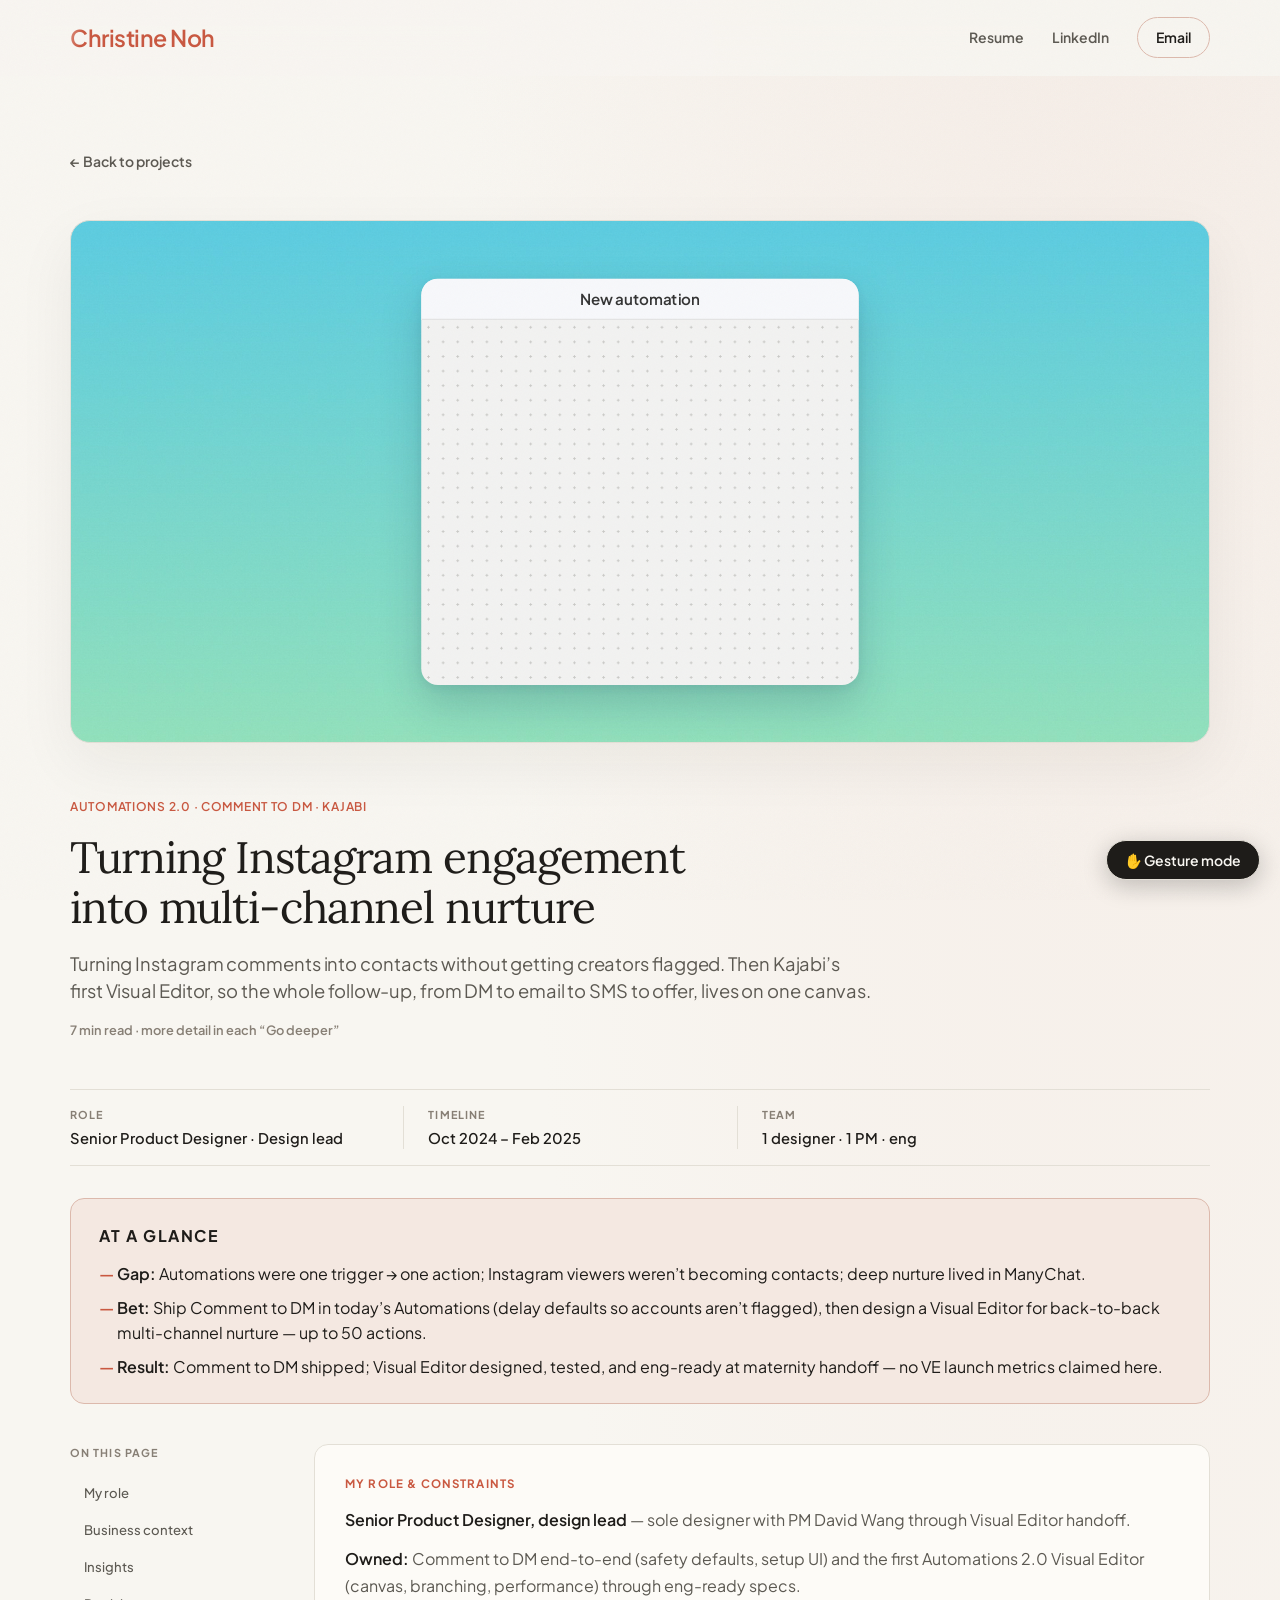
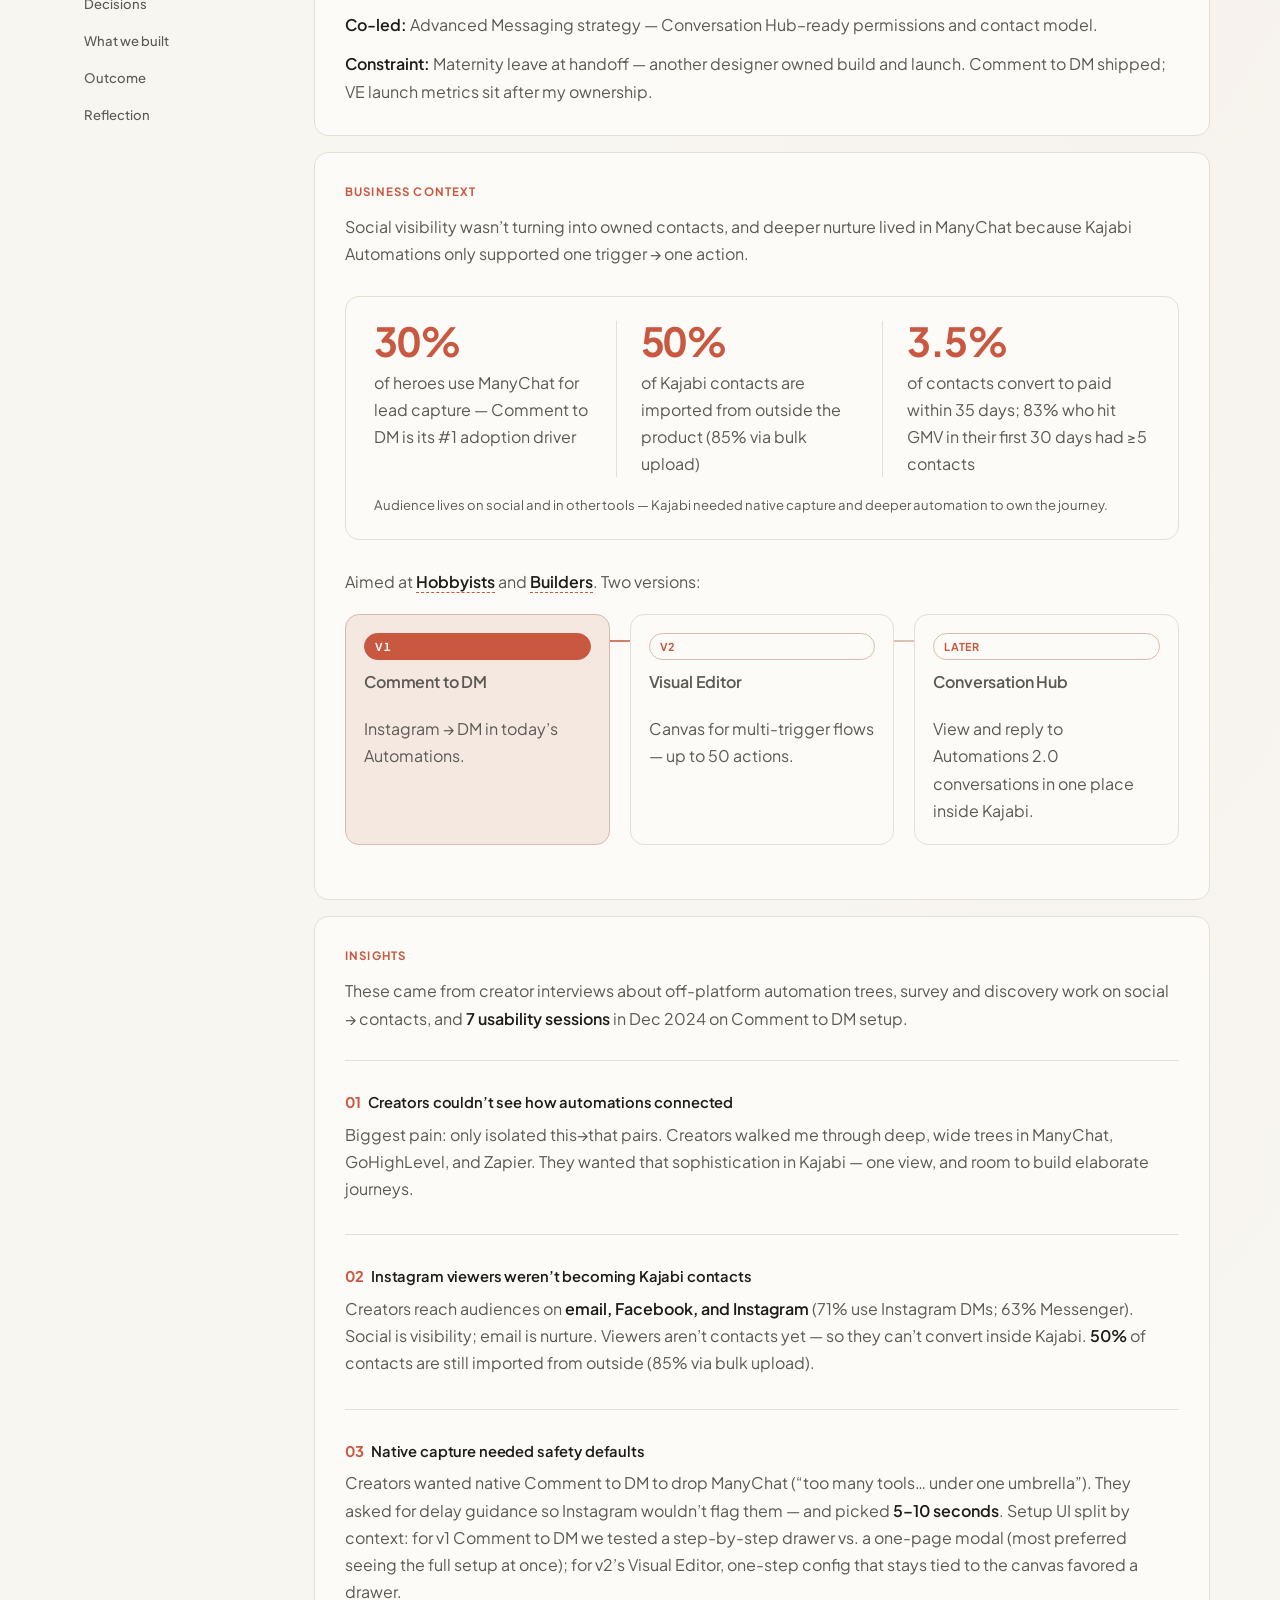
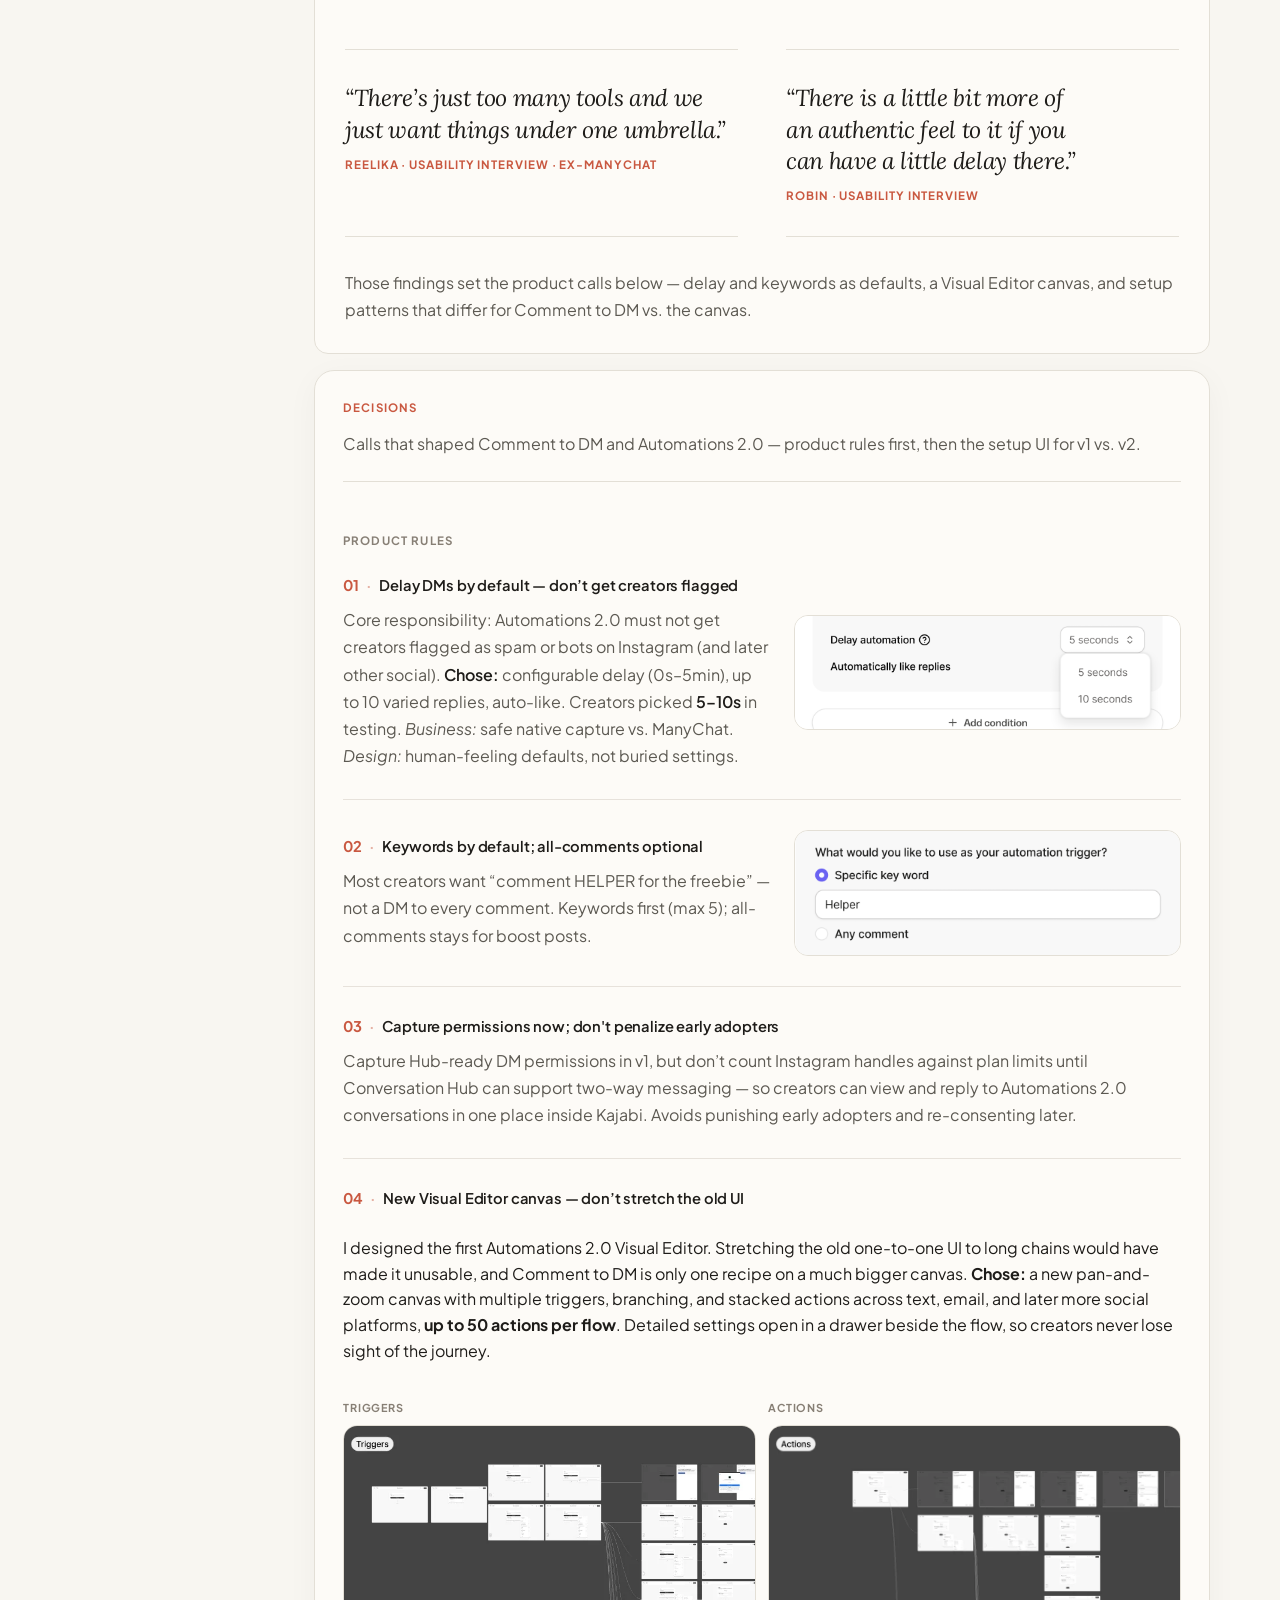
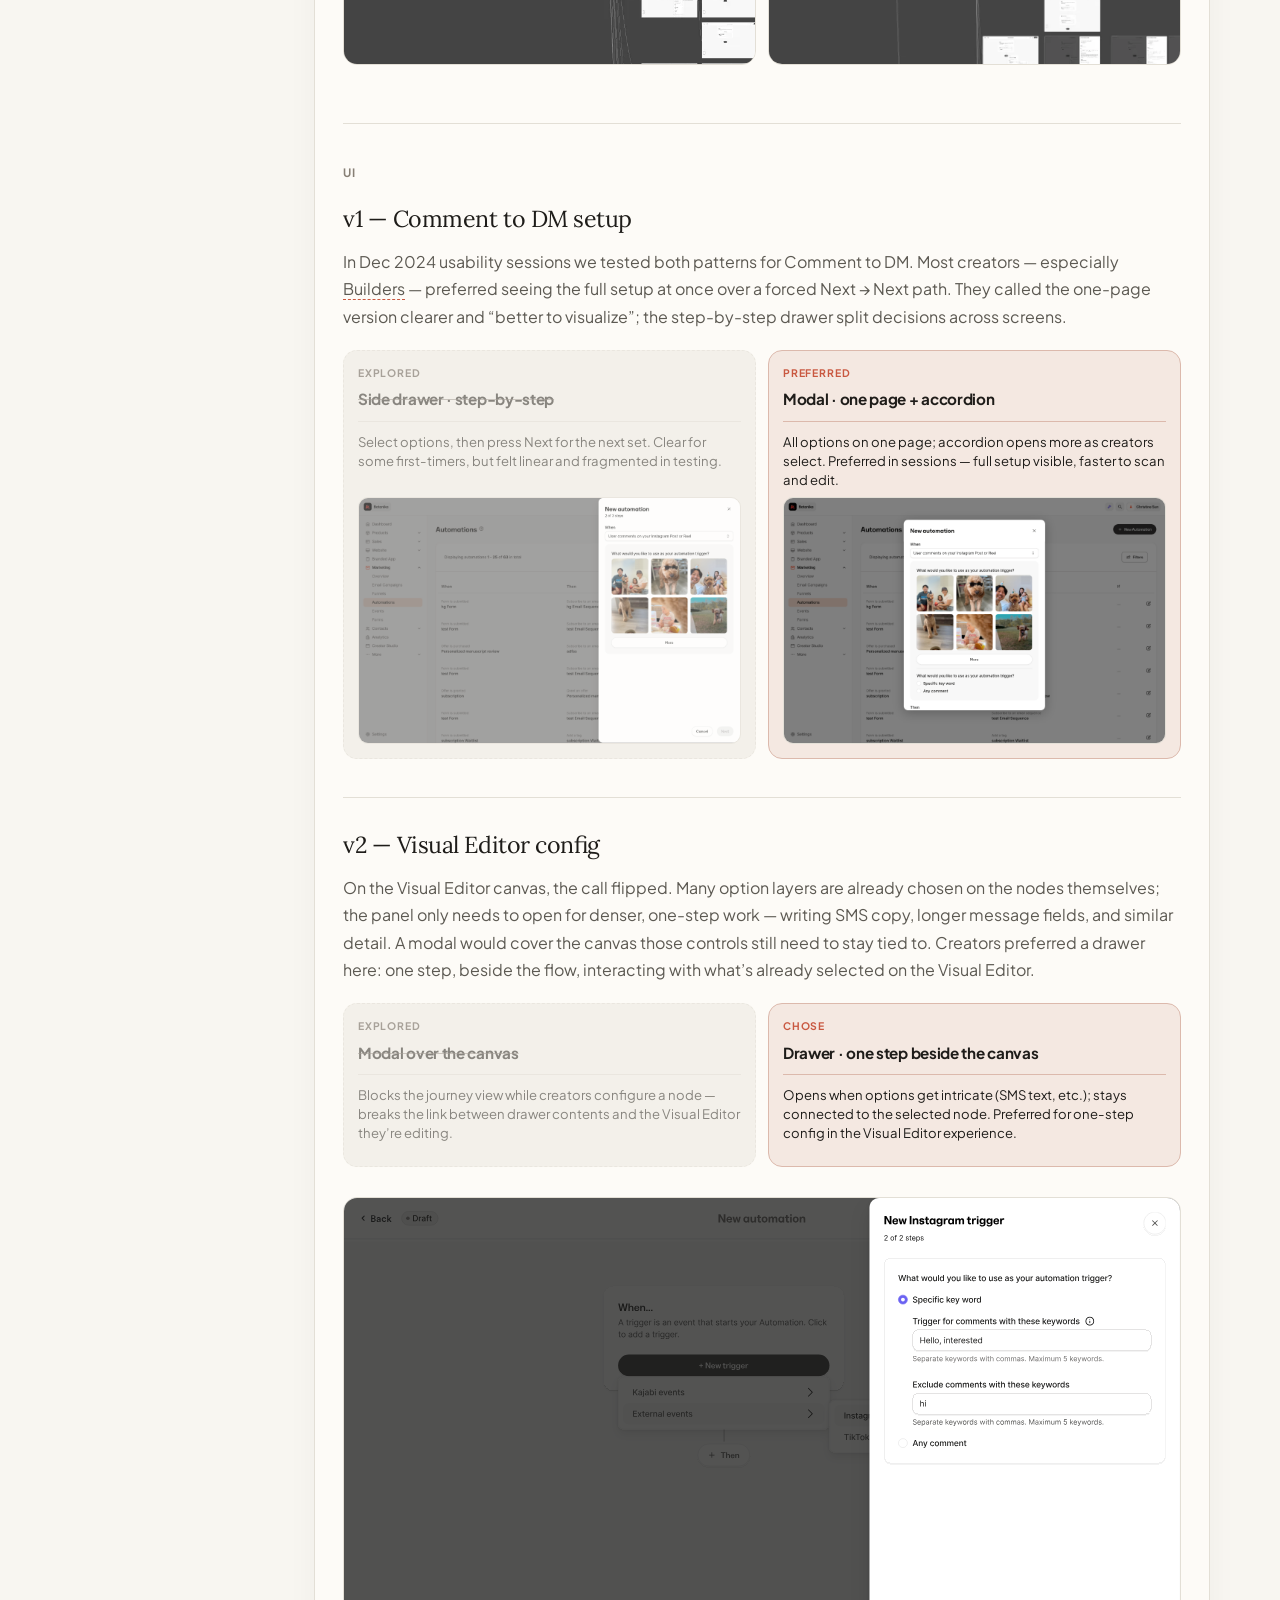
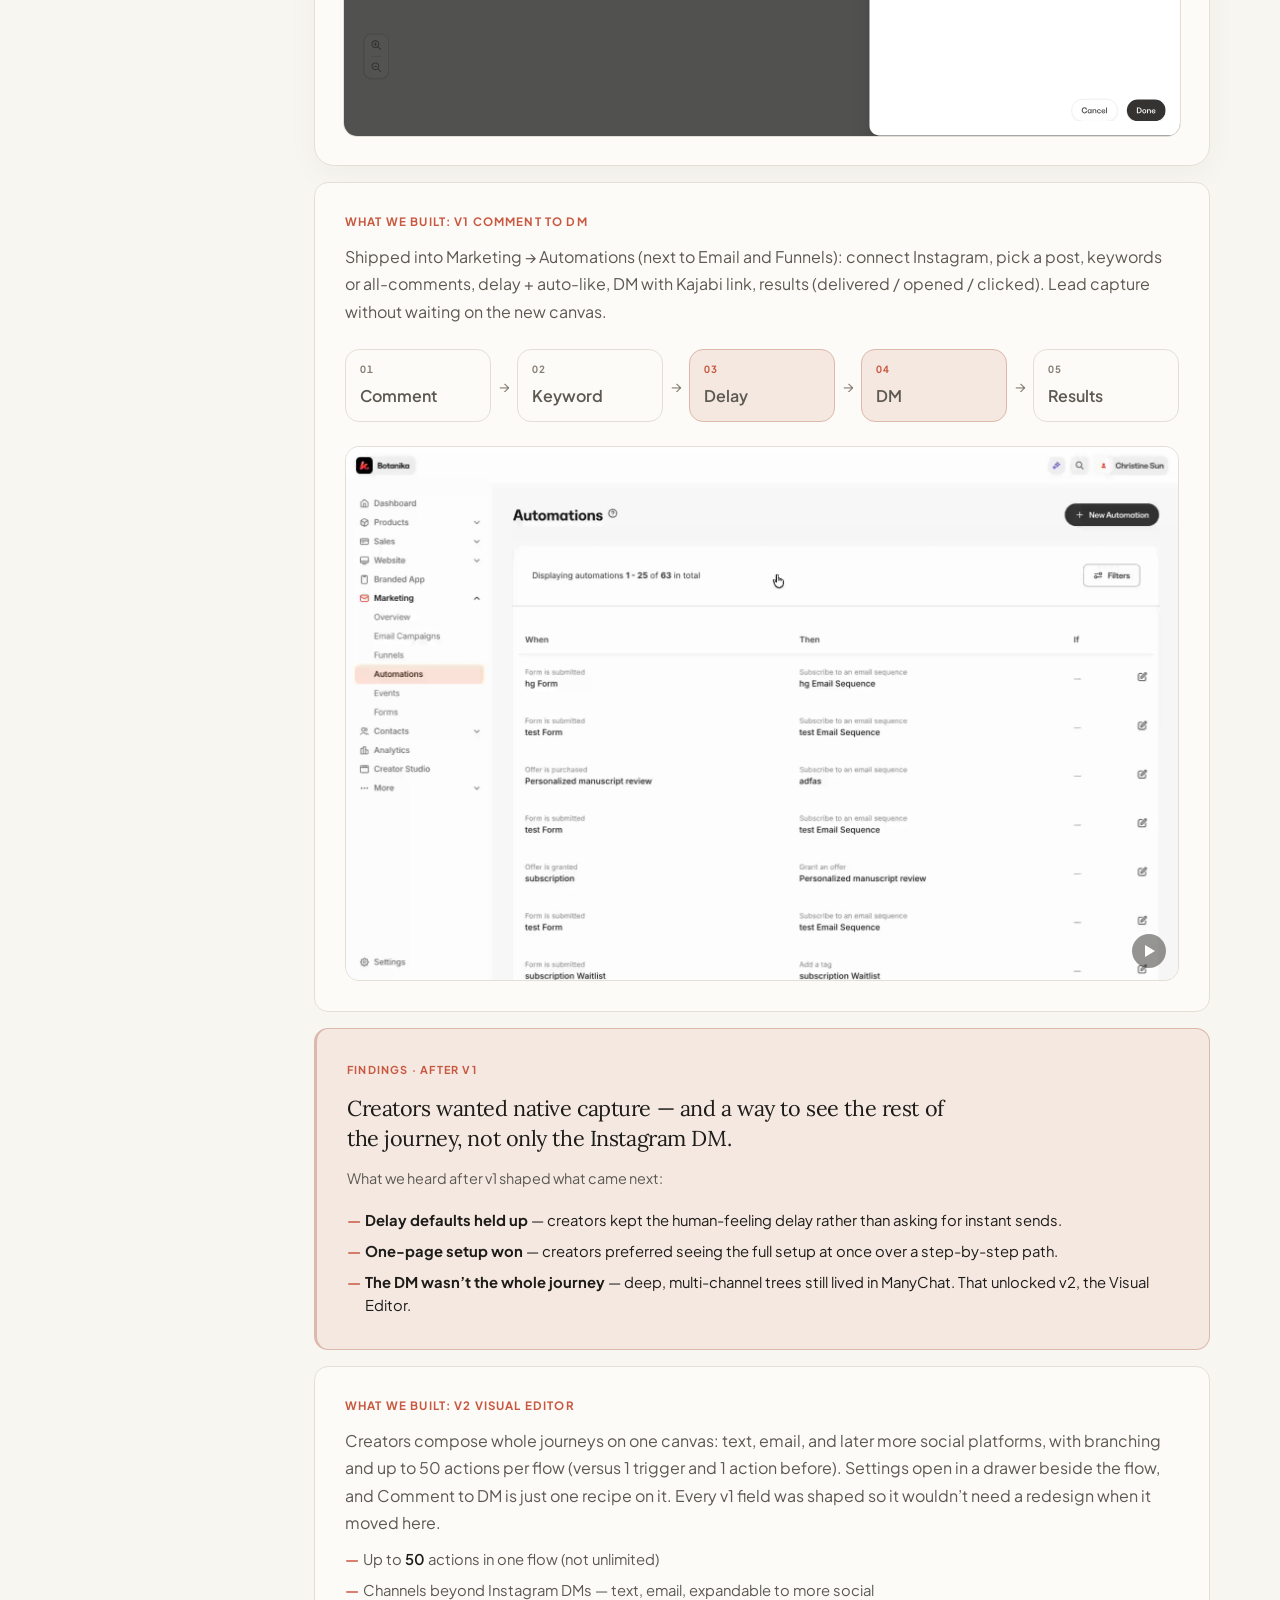
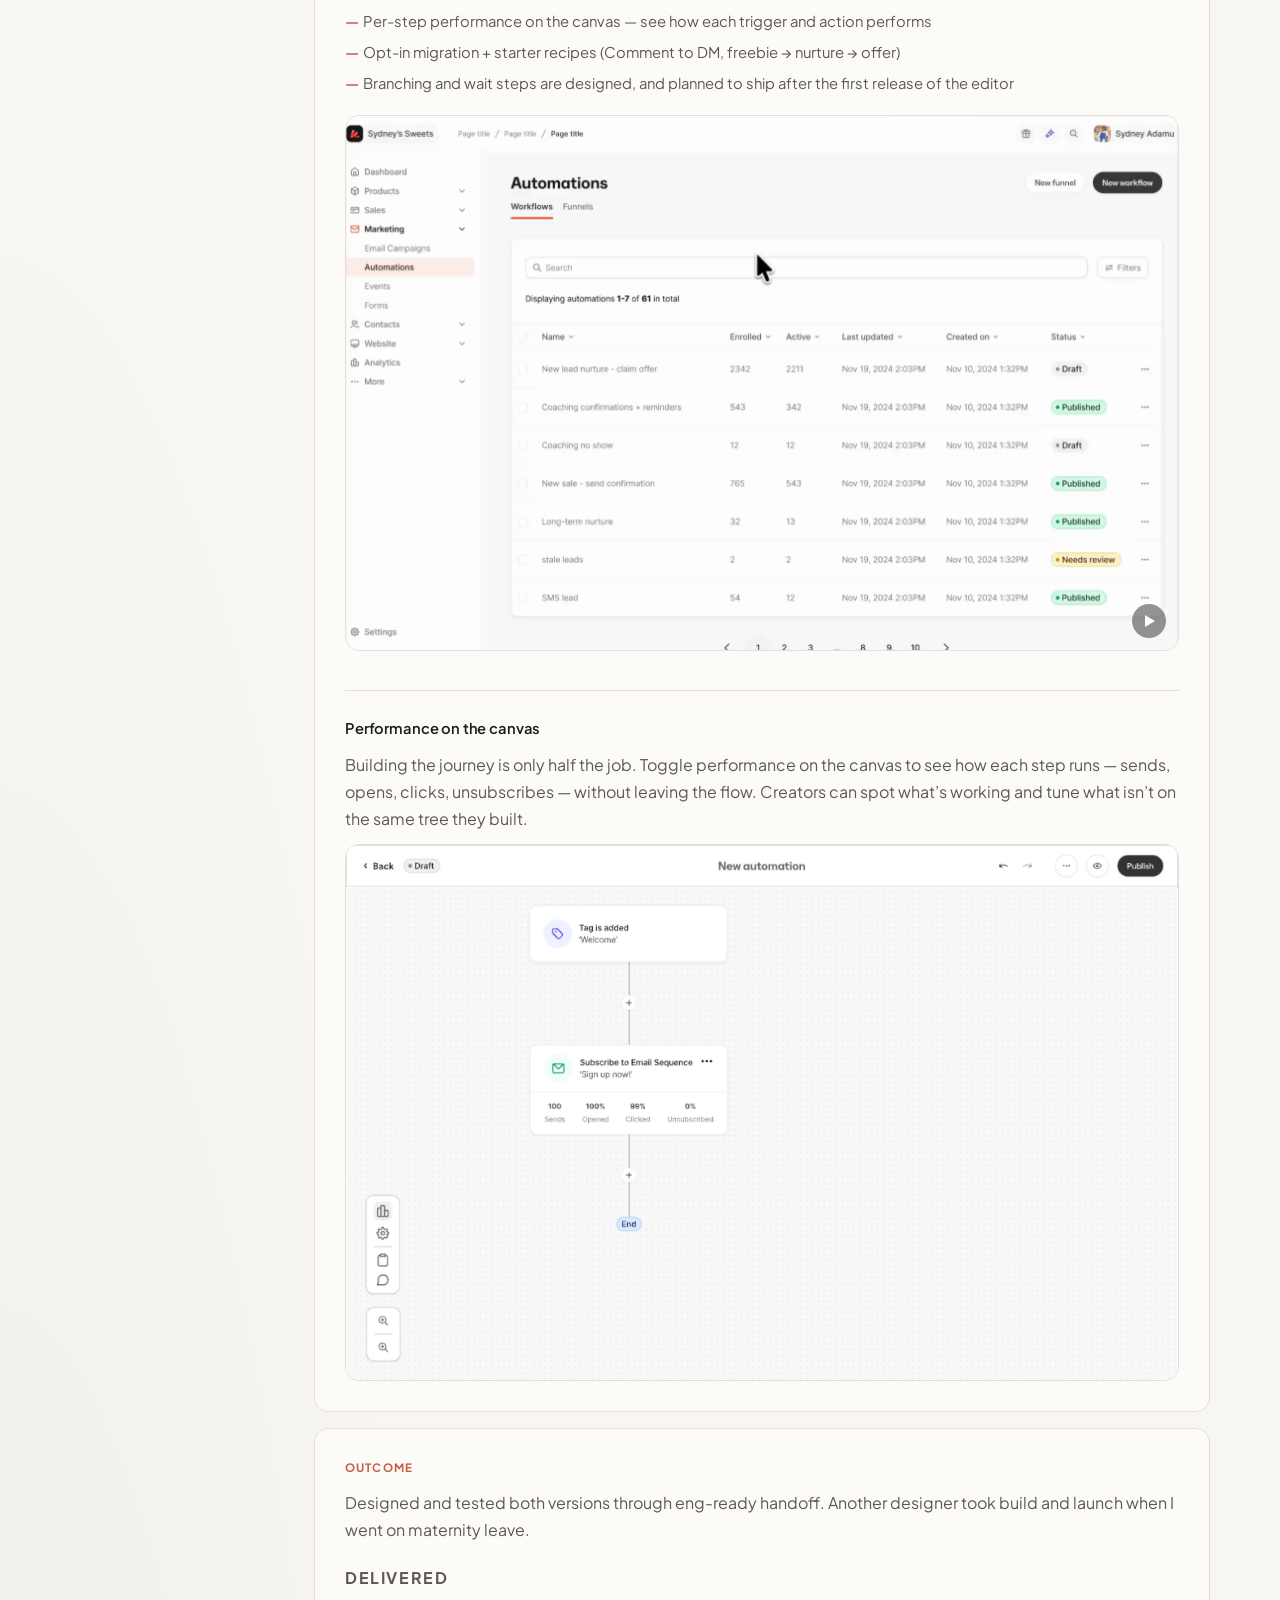
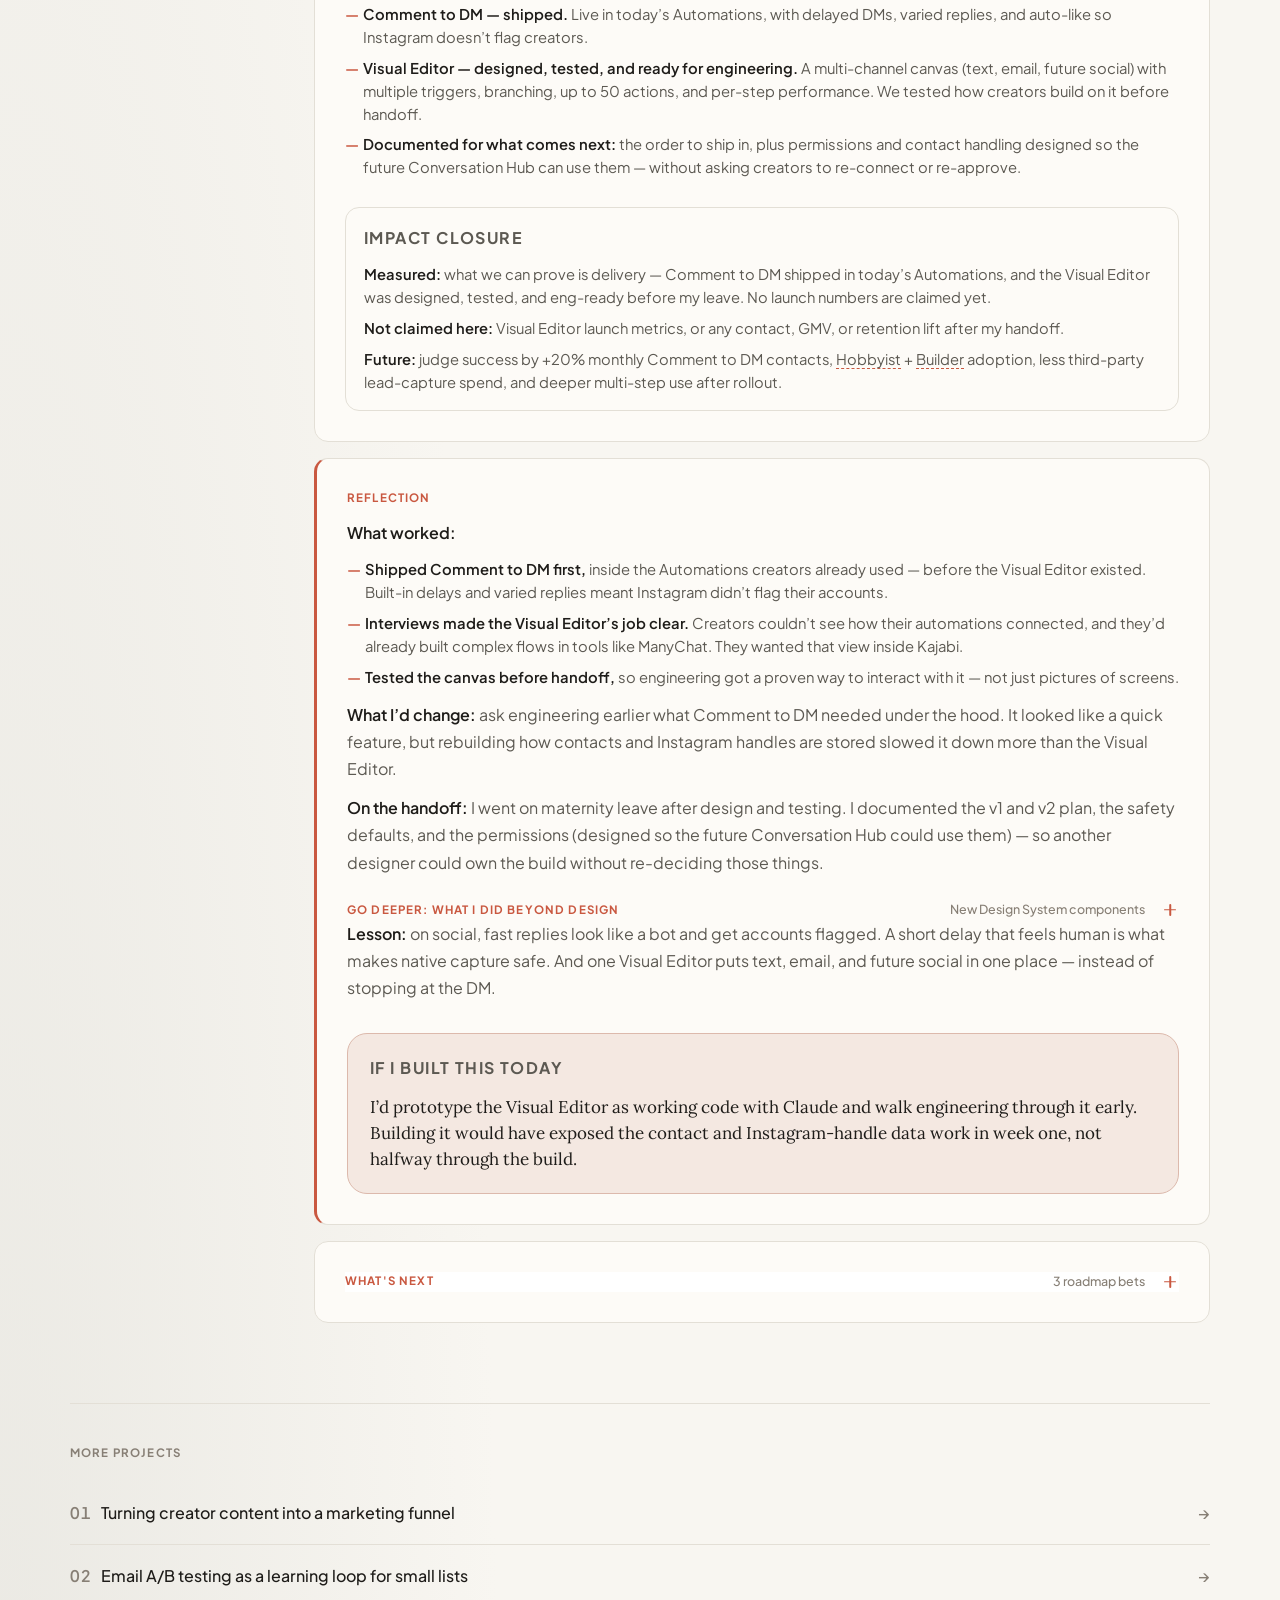
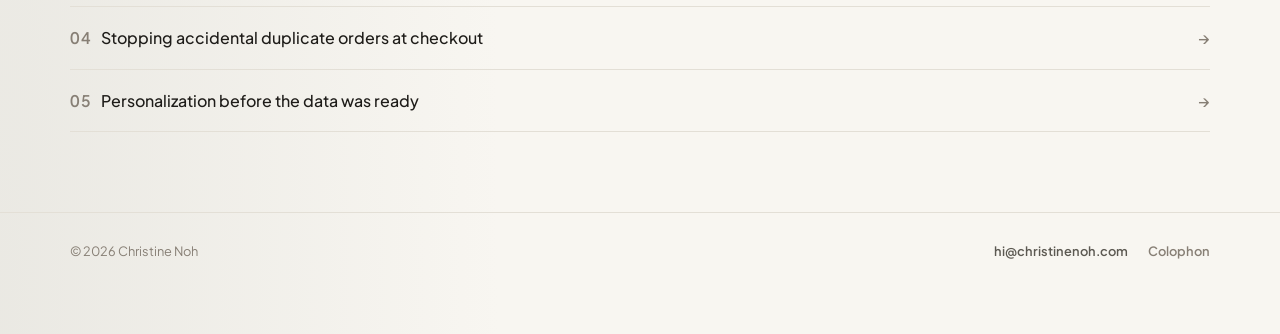
<file: case-study-03.html>
<!DOCTYPE html>
<html lang="en">
  <head>
    <meta charset="UTF-8" />
    <meta name="viewport" content="width=device-width, initial-scale=1.0" />
    <title>Turning Instagram engagement into multi-channel nurture — Christine Noh</title>
    <link rel="icon" href="./assets/favicon.svg?v=c1" type="image/svg+xml" />
    <link rel="icon" href="./assets/favicon-32.png?v=c1" type="image/png" sizes="32x32" />
    <link rel="apple-touch-icon" href="./assets/apple-touch-icon.png?v=c1" />
    <link rel="preconnect" href="https://fonts.googleapis.com" />
    <link rel="preconnect" href="https://fonts.gstatic.com" crossorigin />
    <link
      href="https://fonts.googleapis.com/css2?family=Lora:ital,wght@0,400;0,500;0,600;1,400&family=Plus+Jakarta+Sans:ital,wght@0,400;0,500;0,600;0,700;1,400&display=swap"
      rel="stylesheet"
    />
    <link rel="stylesheet" href="./styles.css?v=nav1-metaclean1-moda1" />
    <link rel="stylesheet" href="./mockups.css?v=cs3mobile2" />
  </head>
  <body class="page-case">
    <div class="scroll-progress" data-scroll-progress aria-hidden="true"></div>
    <div class="grain" aria-hidden="true"></div>
    <header class="site-header" data-header>
      <div class="container header-inner">
        <a class="brand" href="./index.html" data-page-link aria-label="Christine Noh — Home">Christine Noh</a>
        <nav class="header-nav" aria-label="Primary">
          <span class="nav-divider" aria-hidden="true"></span>
          <a class="nav-link" href="./resume.html" data-page-link>Resume</a>
          <a class="nav-link" href="https://www.linkedin.com/in/xtinesun" target="_blank" rel="noopener noreferrer">LinkedIn</a>
          <a class="nav-link nav-link--accent" href="mailto:hi@christinenoh.com">Email</a>
        </nav>
      </div>
    </header>
    <main class="container case-wrap">
      <a class="back-link reveal is-visible" href="./index.html#projects" data-page-link>← Back to projects</a>

      <figure class="case-hero-mockup case-hero-mockup--cs3 reveal" data-reveal aria-label="Hero product visual">
        <div class="c3" role="img" aria-label="An automation builds itself: an Instagram comment trigger, a Send DM step, then branches to a welcome email and SMS.">
                  <div class="c3-win">
                    <div class="c3-win-head">New automation</div>
                    <div class="c3-canvas">
                      <div class="c3-node c3-node--trig">
                        <span class="c3-ic c3-ic--ig"><svg viewBox="0 0 24 24" fill="none" stroke="#fff" stroke-width="2.2" stroke-linecap="round"><rect x="3" y="3" width="18" height="18" rx="5"/><circle cx="12" cy="12" r="4"/><circle cx="17.5" cy="6.5" r=".6" fill="#fff"/></svg></span>
                        <span class="c3-txt"><small>Trigger</small><b>Comment contains “GUIDE”</b></span>
                      </div>
                      <i class="c3-line c3-line--1"></i>
                      <div class="c3-node c3-node--dm">
                        <span class="c3-ic c3-ic--dm"><svg viewBox="0 0 24 24" fill="none" stroke="#fff" stroke-width="2.2" stroke-linecap="round" stroke-linejoin="round"><path d="M21 11.5a8.4 8.4 0 0 1-12.4 7.4L3 21l2.1-5.6A8.4 8.4 0 1 1 21 11.5z"/></svg></span>
                        <span class="c3-txt"><small>Action</small><b>Send DM with guide</b></span>
                      </div>
                      <i class="c3-line c3-line--2"></i>
                      <i class="c3-bar"></i>
                      <i class="c3-line c3-line--3a"></i>
                      <i class="c3-line c3-line--3b"></i>
                      <div class="c3-node c3-node--sm c3-node--email">
                        <span class="c3-ic c3-ic--email"><svg viewBox="0 0 24 24" fill="none" stroke="#fff" stroke-width="2.2" stroke-linecap="round" stroke-linejoin="round"><rect x="3" y="5" width="18" height="14" rx="2"/><path d="m3 7 9 6 9-6"/></svg></span>
                        <span class="c3-txt"><b>Welcome email</b></span>
                        <span class="c3-check c3-check--1"><svg viewBox="0 0 24 24" fill="none" stroke="#fff" stroke-width="3.2" stroke-linecap="round" stroke-linejoin="round"><path d="m5 12.5 4.5 4.5L19 7.5"/></svg></span>
                      </div>
                      <div class="c3-node c3-node--sm c3-node--sms">
                        <span class="c3-ic c3-ic--sms"><svg viewBox="0 0 24 24" fill="none" stroke="#fff" stroke-width="2.2" stroke-linecap="round" stroke-linejoin="round"><rect x="6" y="2.5" width="12" height="19" rx="3"/><path d="M11 18h2"/></svg></span>
                        <span class="c3-txt"><b>SMS follow-up</b></span>
                        <span class="c3-check c3-check--2"><svg viewBox="0 0 24 24" fill="none" stroke="#fff" stroke-width="3.2" stroke-linecap="round" stroke-linejoin="round"><path d="m5 12.5 4.5 4.5L19 7.5"/></svg></span>
                      </div>
                    </div>
                  </div>
                </div>
      </figure>

      <header class="case-header reveal" data-reveal>
        <span class="project-tag">Automations 2.0 · Comment to DM · Kajabi</span>
        <h1>Turning Instagram engagement into multi-channel nurture</h1>
        <p class="case-subtitle">Turning Instagram comments into contacts without getting creators flagged. Then Kajabi’s first Visual Editor, so the whole follow-up, from DM to email to SMS to offer, lives on one canvas.</p>
        <div class="case-meta-row"><span class="case-read-time">7 min read · more detail in each “Go deeper”</span></div>
      </header>

      <section class="case-exec reveal" data-reveal aria-label="Project details">
        <dl class="case-exec-meta">
          <div class="case-exec-item">
            <dt>Role</dt>
            <dd>Senior Product Designer · Design lead</dd>
          </div>
          <div class="case-exec-item">
            <dt>Timeline</dt>
            <dd>Oct 2024 – Feb 2025</dd>
          </div>
          <div class="case-exec-item">
            <dt>Team</dt>
            <dd>1 designer · 1 PM · eng</dd>
          </div>
        </dl>
      </section>

      <aside class="case-tldr reveal" data-reveal aria-label="Case study summary">
        <p class="case-tldr-label">At a glance</p>
        <ul class="case-tldr-list">
          <li><strong>Gap:</strong> Automations were one trigger → one action; Instagram viewers weren’t becoming contacts; deep nurture lived in ManyChat.</li>
          <li><strong>Bet:</strong> Ship Comment to DM in today’s Automations (delay defaults so accounts aren’t flagged), then design a Visual Editor for back-to-back multi-channel nurture — up to 50 actions.</li>
          <li><strong>Result:</strong> Comment to DM shipped; Visual Editor designed, tested, and eng-ready at maternity handoff — no VE launch metrics claimed here.</li>
        </ul>
      </aside>

      <div class="case-layout">
        <nav class="case-nav" aria-label="Case study sections" data-case-nav>
          <p class="case-nav-label">On this page</p>
          <ul>
            <li><a href="#role" data-nav-link>My role</a></li>
            <li><a href="#wedge" data-nav-link>Business context</a></li>
            <li><a href="#insights" data-nav-link>Insights</a></li>
            <li><a href="#decisions" data-nav-link>Decisions</a></li>
            <li><a href="#solution" data-nav-link>What we built</a></li>
            <li><a href="#outcome" data-nav-link>Outcome</a></li>
            <li><a href="#reflection" data-nav-link>Reflection</a></li>
          </ul>
        </nav>
        <div class="case-content">

          <section class="case-block reveal" id="role" data-reveal data-section>
            <h2>My role &amp; constraints</h2>
            <p><strong>Senior Product Designer, design lead</strong> — sole designer with PM David Wang through Visual Editor handoff.</p>
            <p><strong>Owned:</strong> Comment to DM end-to-end (safety defaults, setup UI) and the first Automations 2.0 Visual Editor (canvas, branching, performance) through eng-ready specs.</p>
            <p><strong>Co-led:</strong> Advanced Messaging strategy — Conversation Hub–ready permissions and contact model.</p>
            <p><strong>Constraint:</strong> Maternity leave at handoff — another designer owned build and launch. Comment to DM shipped; VE launch metrics sit after my ownership.</p>
          </section>

          <section class="case-block reveal" id="wedge" data-reveal data-section>
            <h2>Business context</h2>
            <p>Social visibility wasn’t turning into owned contacts, and deeper nurture lived in ManyChat because Kajabi Automations only supported one trigger → one action.</p>

            <figure class="case-figure reveal" data-reveal aria-label="Why Automations 2.0 mattered">
              <div class="case-stats-grid">
                <div class="case-stat-block">
                  <span class="case-stat-num">30%</span>
                  <p class="case-stat-caption">of heroes use ManyChat for lead capture — Comment to DM is its #1 adoption driver</p>
                </div>
                <div class="case-stat-block">
                  <span class="case-stat-num">50%</span>
                  <p class="case-stat-caption">of Kajabi contacts are imported from outside the product (85% via bulk upload)</p>
                </div>
                <div class="case-stat-block">
                  <span class="case-stat-num">3.5%</span>
                  <p class="case-stat-caption">of contacts convert to paid within 35 days; 83% who hit GMV in their first 30 days had ≥5 contacts</p>
                </div>
              </div>
              <figcaption class="case-figure-caption">Audience lives on social and in other tools — Kajabi needed native capture and deeper automation to own the journey.</figcaption>
            </figure>

            <p>Aimed at <span class="term-tip" tabindex="0" data-tip="Earlier-stage creators building on the side — smaller audiences and revenue, still validating their offer."><strong>Hobbyists</strong></span> and <span class="term-tip" tabindex="0" data-tip="Established creators who have figured out their business and are refining it — growing revenue, possibly first hires, and more time on admin."><strong>Builders</strong></span>. Two versions:</p>
            <div class="roadmap-strip roadmap-strip--steps">
              <div class="roadmap-frame roadmap-frame--current">
                <span class="roadmap-version">v1</span>
                <p class="roadmap-title">Comment to DM</p>
                <p class="roadmap-desc">Instagram → DM in today’s Automations.</p>
              </div>
              <div class="roadmap-frame">
                <span class="roadmap-version">v2</span>
                <p class="roadmap-title">Visual Editor</p>
                <p class="roadmap-desc">Canvas for multi-trigger flows — up to 50 actions.</p>
              </div>
              <div class="roadmap-frame">
                <span class="roadmap-version">Later</span>
                <p class="roadmap-title">Conversation Hub</p>
                <p class="roadmap-desc">View and reply to Automations 2.0 conversations in one place inside Kajabi.</p>
              </div>
            </div>
          </section>

          <section class="case-block reveal" id="insights" data-reveal data-section>
            <h2>Insights</h2>
            <p>These came from creator interviews about off-platform automation trees, survey and discovery work on social → contacts, and <strong>7 usability sessions</strong> in Dec 2024 on Comment to DM setup.</p>

            <ol class="case-research">
              <li class="case-research-item" id="insight-1">
                <h3><span class="case-research-num">01</span>Creators couldn’t see how automations connected</h3>
                <p class="case-research-finding">Biggest pain: only isolated this→that pairs. Creators walked me through deep, wide trees in ManyChat, GoHighLevel, and Zapier. They wanted that sophistication in Kajabi — one view, and room to build elaborate journeys.</p>
              </li>
              <li class="case-research-item" id="insight-2">
                <h3><span class="case-research-num">02</span>Instagram viewers weren’t becoming Kajabi contacts</h3>
                <p class="case-research-finding">Creators reach audiences on <strong>email, Facebook, and Instagram</strong> (71% use Instagram DMs; 63% Messenger). Social is visibility; email is nurture. Viewers aren’t contacts yet — so they can’t convert inside Kajabi. <strong>50%</strong> of contacts are still imported from outside (85% via bulk upload).</p>
              </li>
              <li class="case-research-item" id="insight-3">
                <h3><span class="case-research-num">03</span>Native capture needed safety defaults</h3>
                <p class="case-research-finding">Creators wanted native Comment to DM to drop ManyChat (“too many tools… under one umbrella”). They asked for delay guidance so Instagram wouldn’t flag them — and picked <strong>5–10 seconds</strong>. Setup UI split by context: for v1 Comment to DM we tested a step-by-step drawer vs. a one-page modal (most preferred seeing the full setup at once); for v2’s Visual Editor, one-step config that stays tied to the canvas favored a drawer.</p>
              </li>
            </ol>

            <div class="case-insight-quotes">
              <blockquote class="pull-quote">
                “There’s just too many tools and we just want things under one umbrella.”
                <cite>Reelika · usability interview · ex-ManyChat</cite>
              </blockquote>
              <blockquote class="pull-quote">
                “There is a little bit more of an authentic feel to it if you can have a little delay there.”
                <cite>Robin · usability interview</cite>
              </blockquote>
            </div>

            <p class="case-research-bridge">Those findings set the product calls below — delay and keywords as defaults, a Visual Editor canvas, and setup patterns that differ for Comment to DM vs. the canvas.</p>
          </section>

          <section class="case-decisions reveal" id="decisions" data-reveal data-section>
            <div class="case-section-box case-decisions-box">
              <header class="case-decisions-head">
                <h2 class="case-decisions-heading">Decisions</h2>
                <p class="case-decisions-lede">Calls that shaped Comment to DM and Automations 2.0 — product rules first, then the setup UI for v1 vs. v2.</p>
              </header>

              <div class="case-decisions-group">
                <h3 class="case-decisions-group-title">Product rules</h3>
                <div class="case-decisions-stack">
                  <article class="case-decision-item case-decision-item--media" id="decision-1">
                    <div class="case-decision-copy">
                      <h4 class="case-decision-item-title"><span class="case-decision-num">01</span>Delay DMs by default — don’t get creators flagged</h4>
                      <p class="case-decision-item-body">Core responsibility: Automations 2.0 must not get creators flagged as spam or bots on Instagram (and later other social). <strong>Chose:</strong> configurable delay (0s–5min), up to 10 varied replies, auto-like. Creators picked <strong>5–10s</strong> in testing. <em>Business:</em> safe native capture vs. ManyChat. <em>Design:</em> human-feeling defaults, not buried settings.</p>
                    </div>
                    <figure class="case-decision-figure case-figure--media">
                      <button
                        type="button"
                        class="case-media-trigger"
                        data-media-expand
                        data-media-hires
                        data-media-src="./assets/cs3-delay@2x.png?v=1"
                        data-media-alt="Delay automation control set to 5 seconds, with automatically like replies and Save automation"
                        aria-label="View the delay controls larger"
                      >
                        <img
                          src="./assets/cs3-delay.png?v=3"
                          alt="Delay automation control set to 5 seconds, with automatically like replies and Save automation"
                          width="1128"
                          height="332"
                          loading="lazy"
                          decoding="async"
                        />
                      </button>
                    </figure>
                  </article>

                  <article class="case-decision-item case-decision-item--media" id="decision-2">
                    <div class="case-decision-copy">
                      <h4 class="case-decision-item-title"><span class="case-decision-num">02</span>Keywords by default; all-comments optional</h4>
                      <p class="case-decision-item-body">Most creators want “comment HELPER for the freebie” — not a DM to every comment. Keywords first (max 5); all-comments stays for boost posts.</p>
                    </div>
                    <figure class="case-decision-figure case-figure--media">
                      <button
                        type="button"
                        class="case-media-trigger"
                        data-media-expand
                        data-media-hires
                        data-media-src="./assets/cs3-keywords@2x.png?v=1"
                        data-media-alt="Keyword trigger selected by default — Specific key word with Helper entered; Any comment optional"
                        aria-label="View the keyword trigger controls larger"
                      >
                        <img
                          src="./assets/cs3-keywords.png?v=2"
                          alt="Keyword trigger selected by default — Specific key word with Helper entered; Any comment optional"
                          width="1026"
                          height="330"
                          loading="lazy"
                          decoding="async"
                        />
                      </button>
                    </figure>
                  </article>

                  <article class="case-decision-item" id="decision-3">
                      <h4 class="case-decision-item-title"><span class="case-decision-num">03</span>Capture permissions now; don't penalize early adopters</h4>
                    <p class="case-decision-item-body">Capture Hub-ready DM permissions in v1, but don’t count Instagram handles against plan limits until Conversation Hub can support two-way messaging — so creators can view and reply to Automations 2.0 conversations in one place inside Kajabi. Avoids punishing early adopters and re-consenting later.</p>
                  </article>

                  <article class="case-decision-item" id="decision-4">
                      <h4 class="case-decision-item-title"><span class="case-decision-num">04</span>New Visual Editor canvas — don’t stretch the old UI</h4>
                    <p>I designed the first Automations 2.0 Visual Editor. Stretching the old one-to-one UI to long chains would have made it unusable, and Comment to DM is only one recipe on a much bigger canvas. <strong>Chose:</strong> a new pan-and-zoom canvas with multiple triggers, branching, and stacked actions across text, email, and later more social platforms, <strong>up to 50 actions per flow</strong>. Detailed settings open in a drawer beside the flow, so creators never lose sight of the journey.</p>
                    <div class="case-ve-flows" aria-label="Visual Editor design flows">
                      <figure class="case-ve-flow">
                        <p class="case-ve-flow-label">Triggers</p>
                        <button
                          type="button"
                          class="case-media-trigger case-ve-flow-preview case-ve-flow-preview--triggers"
                          data-media-expand
                          data-media-pan
                          data-media-pan-width="28996"
                          data-media-pan-height="29095"
                          data-media-src="./assets/cs3-ve-triggers-flow-zoom.webp?v=w1"
                          data-media-fallback="./assets/cs3-ve-triggers-flow.png?v=5"
                          data-media-alt="Visual Editor triggers flow — full design artboard"
                          aria-label="View the Triggers flow full size, pan, and zoom"
                        >
                          <img
                            src="./assets/cs3-ve-triggers-flow.webp?v=w1"
                            alt="Visual Editor triggers flow — full design artboard"
                            width="1020"
                            height="1024"
                            loading="lazy"
                            decoding="async"
                          />
                        </button>
                      </figure>
                      <figure class="case-ve-flow">
                        <p class="case-ve-flow-label">Actions</p>
                        <button
                          type="button"
                          class="case-media-trigger case-ve-flow-preview case-ve-flow-preview--actions"
                          data-media-expand
                          data-media-pan
                          data-media-pan-width="22822"
                          data-media-pan-height="24244"
                          data-media-src="./assets/cs3-ve-actions-flow-zoom.webp?v=w1"
                          data-media-fallback="./assets/cs3-ve-actions-flow.png?v=5"
                          data-media-alt="Visual Editor actions flow — full design artboard"
                          aria-label="View the Actions flow full size, pan, and zoom"
                        >
                          <img
                            src="./assets/cs3-ve-actions-flow.webp?v=w1"
                            alt="Visual Editor actions flow — full design artboard"
                            width="963"
                            height="1024"
                            loading="lazy"
                            decoding="async"
                          />
                        </button>
                      </figure>
                    </div>
                  </article>
                </div>
              </div>

              <div class="case-decisions-group case-decisions-group--ui" id="decision-ui">
                <h3 class="case-decisions-group-title">UI</h3>
                <div class="case-decision-ui">
                  <h4 class="case-decision-ui-title">v1 — Comment to DM setup</h4>
                  <p class="case-decision-ui-body">In Dec 2024 usability sessions we tested both patterns for Comment to DM. Most creators — especially <span class="term-tip" tabindex="0" data-tip="Established creators who have figured out their business and are refining it — growing revenue, possibly first hires, and more time on admin.">Builders</span> — preferred seeing the full setup at once over a forced Next → Next path. They called the one-page version clearer and “better to visualize”; the step-by-step drawer split decisions across screens.</p>
                  <div class="case-paths-grid">
                    <div class="case-path case-path--rejected">
                      <p class="case-path-tag">Explored</p>
                      <h5 class="case-path-title">Side drawer · step-by-step</h5>
                      <p class="case-path-why">Select options, then press Next for the next set. Clear for some first-timers, but felt linear and fragmented in testing.</p>
                      <figure class="case-path-media">
                        <button
                          type="button"
                          class="case-media-trigger"
                          data-media-expand
                          data-media-hires
                          data-media-src="./assets/cs3-setup-drawer.webp?v=w1"
                          data-media-fallback="./assets/cs3-setup-drawer.png?v=3"
                          data-media-alt="Comment to DM setup explored as a side drawer — step 2 of 3 with Next to continue"
                          aria-label="View the side drawer setup larger"
                        >
                          <img
                            src="./assets/cs3-setup-drawer.png?v=3"
                            alt="Comment to DM setup explored as a side drawer — step 2 of 3 with Next to continue"
                            width="1024"
                            height="658"
                            loading="lazy"
                            decoding="async"
                          />
                        </button>
                      </figure>
                    </div>
                    <div class="case-path case-path--chosen">
                      <p class="case-path-tag">Preferred</p>
                      <h5 class="case-path-title">Modal · one page + accordion</h5>
                      <p class="case-path-why">All options on one page; accordion opens more as creators select. Preferred in sessions — full setup visible, faster to scan and edit.</p>
                      <figure class="case-path-media">
                        <button
                          type="button"
                          class="case-media-trigger"
                          data-media-expand
                          data-media-hires
                          data-media-src="./assets/cs3-setup-modal.webp?v=w1"
                          data-media-fallback="./assets/cs3-setup-modal.png?v=3"
                          data-media-alt="Comment to DM setup preferred as a modal — all options on one page with accordion sections"
                          aria-label="View the modal setup larger"
                        >
                          <img
                            src="./assets/cs3-setup-modal.png?v=3"
                            alt="Comment to DM setup preferred as a modal — all options on one page with accordion sections"
                            width="1024"
                            height="658"
                            loading="lazy"
                            decoding="async"
                          />
                        </button>
                      </figure>
                    </div>
                  </div>
                </div>

                <div class="case-decision-ui">
                  <h4 class="case-decision-ui-title">v2 — Visual Editor config</h4>
                  <p class="case-decision-ui-body">On the Visual Editor canvas, the call flipped. Many option layers are already chosen on the nodes themselves; the panel only needs to open for denser, one-step work — writing SMS copy, longer message fields, and similar detail. A modal would cover the canvas those controls still need to stay tied to. Creators preferred a drawer here: one step, beside the flow, interacting with what’s already selected on the Visual Editor.</p>
                  <div class="case-paths-grid">
                    <div class="case-path case-path--rejected">
                      <p class="case-path-tag">Explored</p>
                      <h5 class="case-path-title">Modal over the canvas</h5>
                      <p class="case-path-why">Blocks the journey view while creators configure a node — breaks the link between drawer contents and the Visual Editor they’re editing.</p>
                    </div>
                    <div class="case-path case-path--chosen">
                      <p class="case-path-tag">Chose</p>
                      <h5 class="case-path-title">Drawer · one step beside the canvas</h5>
                      <p class="case-path-why">Opens when options get intricate (SMS text, etc.); stays connected to the selected node. Preferred for one-step config in the Visual Editor experience.</p>
                    </div>
                  </div>
                  <figure class="case-decision-figure case-figure--media" style="margin-top:1rem">
                    <button
                      type="button"
                      class="case-media-trigger"
                      data-media-expand
                      data-media-src="./assets/cs3-ve-drawer.svg?v=1"
                      data-media-alt="Visual Editor with the configuration drawer open beside the canvas, editing a selected step"
                      aria-label="View the Visual Editor drawer larger"
                    >
                      <img
                        src="./assets/cs3-ve-drawer.svg?v=1"
                        alt="Visual Editor canvas with a configuration drawer open beside it"
                        width="1400"
                        height="900"
                        loading="lazy"
                        decoding="async"
                      />
                    </button>
                  </figure>
                </div>
              </div>
            </div>
          </section>

          <section class="case-block reveal" id="solution" data-reveal data-section>
            <h2>What we built: v1 Comment to DM</h2>
            <p>Shipped into Marketing → Automations (next to Email and Funnels): connect Instagram, pick a post, keywords or all-comments, delay + auto-like, DM with Kajabi link, results (delivered / opened / clicked). Lead capture without waiting on the new canvas.</p>

            <div class="case-flow" role="img" aria-label="Comment to DM flow">
              <div class="case-flow-node">
                <span class="case-flow-step">01</span>
                <p class="case-flow-label">Comment</p>
              </div>
              <span class="case-flow-arrow" aria-hidden="true">→</span>
              <div class="case-flow-node">
                <span class="case-flow-step">02</span>
                <p class="case-flow-label">Keyword</p>
              </div>
              <span class="case-flow-arrow" aria-hidden="true">→</span>
              <div class="case-flow-node case-flow-node--accent">
                <span class="case-flow-step">03</span>
                <p class="case-flow-label">Delay</p>
              </div>
              <span class="case-flow-arrow" aria-hidden="true">→</span>
              <div class="case-flow-node case-flow-node--accent">
                <span class="case-flow-step">04</span>
                <p class="case-flow-label">DM</p>
              </div>
              <span class="case-flow-arrow" aria-hidden="true">→</span>
              <div class="case-flow-node">
                <span class="case-flow-step">05</span>
                <p class="case-flow-label">Results</p>
              </div>
            </div>

            <figure class="case-decision-figure case-figure--media reveal" data-reveal>
              <button
                type="button"
                class="case-media-trigger"
                data-media-expand
                data-media-type="video"
                data-media-hires
                data-media-src="./assets/cs3-ctd-fullflow.mp4?v=lite1"
                data-media-poster="./assets/cs3-ctd-fullflow-poster.png?v=2"
                data-media-alt="Comment to DM full flow — connect Instagram, pick a post, set keywords and delay, send DM, view results"
                aria-label="View the Comment to DM full flow larger"
              >
                <video
                  class="case-media-video"
                  src="./assets/cs3-ctd-fullflow.mp4?v=lite1"
                  poster="./assets/cs3-ctd-fullflow-poster.png?v=2"
                  width="1684"
                  height="1080"
                  autoplay
                  muted
                  loop
                  playsinline
                  preload="metadata"
                  aria-hidden="true"
                ></video>
              </button>
            </figure>
          </section>

          <section class="case-feedback reveal" data-reveal id="feedback-ctd" aria-label="Findings after Comment to DM">
          <p class="case-feedback-label">Findings · after v1</p>
          <p class="case-feedback-takeaway">Creators wanted native capture — and a way to see the rest of the journey, not only the Instagram DM.</p>
          <p class="case-feedback-synthesis">What we heard after v1 shaped what came next:</p>
          <ul class="case-constraints case-feedback-list">
          <li><strong>Delay defaults held up</strong> — creators kept the human-feeling delay rather than asking for instant sends.</li>
          <li><strong>One-page setup won</strong> — creators preferred seeing the full setup at once over a step-by-step path.</li>
          <li><strong>The DM wasn’t the whole journey</strong> — deep, multi-channel trees still lived in ManyChat. That unlocked v2, the Visual Editor.</li>
          </ul>
          </section>

          <section class="case-block reveal" id="visual-editor" data-reveal data-section>
            <h2>What we built: v2 Visual Editor</h2>
            <p>Creators compose whole journeys on one canvas: text, email, and later more social platforms, with branching and up to 50 actions per flow (versus 1 trigger and 1 action before). Settings open in a drawer beside the flow, and Comment to DM is just one recipe on it. Every v1 field was shaped so it wouldn’t need a redesign when it moved here.</p>
            <ul class="case-constraints">
              <li>Up to <strong>50</strong> actions in one flow (not unlimited)</li>
              <li>Channels beyond Instagram DMs — text, email, expandable to more social</li>
              <li>Per-step performance on the canvas — see how each trigger and action performs</li>
              <li>Opt-in migration + starter recipes (Comment to DM, freebie → nurture → offer)</li>
              <li>Branching and wait steps are designed, and planned to ship after the first release of the editor</li>
            </ul>

            <figure class="case-decision-figure case-figure--media reveal" data-reveal>
              <button
                type="button"
                class="case-media-trigger"
                data-media-expand
                data-media-type="video"
                data-media-hires
                data-media-src="./assets/cs3-ve-fullflow.mp4?v=lite1"
                data-media-poster="./assets/cs3-ve-fullflow-poster.png?v=1"
                data-media-alt="Visual Editor full flow — building a multi-step automation journey on the canvas"
                aria-label="View the Visual Editor full flow larger"
              >
                <video
                  class="case-media-video"
                  src="./assets/cs3-ve-fullflow.mp4?v=lite1"
                  poster="./assets/cs3-ve-fullflow-poster.png?v=1"
                  width="1680"
                  height="1080"
                  autoplay
                  muted
                  loop
                  playsinline
                  preload="metadata"
                  aria-hidden="true"
                ></video>
              </button>
            </figure>

            <div class="case-ve-performance reveal" id="ve-performance" data-reveal>
              <h4 class="case-ve-performance-title">Performance on the canvas</h4>
              <p>Building the journey is only half the job. Toggle performance on the canvas to see how each step runs — sends, opens, clicks, unsubscribes — without leaving the flow. Creators can spot what’s working and tune what isn’t on the same tree they built.</p>
              <figure class="case-decision-figure case-figure--media">
                <button
                  type="button"
                  class="case-media-trigger case-ve-perf-trigger"
                  data-media-expand
                  data-media-hires
                  data-media-src="./assets/cs3-ve-performance.png?v=5"
                  data-media-fallback="./assets/cs3-ve-performance.gif?v=5"
                  data-media-alt="Visual Editor performance toggle — metrics appear on each step when performance is turned on"
                  aria-label="View the Visual Editor performance toggle larger"
                >
                  <span class="case-ve-perf-anim" aria-hidden="true">
                    <img
                      class="case-ve-perf-anim__frame case-ve-perf-anim__frame--off"
                      src="./assets/cs3-ve-performance-off.png?v=5"
                      alt="Visual Editor performance toggle — metrics appear on each step when performance is turned on"
                      width="2048"
                      height="1316"
                      loading="lazy"
                      decoding="async"
                    />
                    <img
                      class="case-ve-perf-anim__frame case-ve-perf-anim__frame--on"
                      src="./assets/cs3-ve-performance-on.png?v=5"
                      alt=""
                      width="2048"
                      height="1316"
                      loading="lazy"
                      decoding="async"
                    />
                  </span>
                  <span class="visually-hidden">Visual Editor canvas toggling performance metrics on an email sequence step</span>
                </button>
              </figure>
            </div>
          </section>

          <section class="case-block reveal" id="outcome" data-reveal data-section>
            <h2>Outcome</h2>
            <p>Designed and tested both versions through eng-ready handoff. Another designer took build and launch when I went on maternity leave.</p>

            <p class="case-impact-label" style="margin-top:1.25rem">Delivered</p>
            <ul class="case-constraints">
              <li><strong>Comment to DM — shipped.</strong> Live in today’s Automations, with delayed DMs, varied replies, and auto-like so Instagram doesn’t flag creators.</li>
              <li><strong>Visual Editor — designed, tested, and ready for engineering.</strong> A multi-channel canvas (text, email, future social) with multiple triggers, branching, up to 50 actions, and per-step performance. We tested how creators build on it before handoff.</li>
              <li><strong>Documented for what comes next:</strong> the order to ship in, plus permissions and contact handling designed so the future Conversation Hub can use them — without asking creators to re-connect or re-approve.</li>
            </ul>

            <aside class="case-impact-closure" aria-label="Impact closure">
              <p class="case-impact-closure-label">Impact closure</p>
              <ul>
                <li><strong>Measured:</strong> what we can prove is delivery — Comment to DM shipped in today’s Automations, and the Visual Editor was designed, tested, and eng-ready before my leave. No launch numbers are claimed yet.</li>
                <li><strong>Not claimed here:</strong> Visual Editor launch metrics, or any contact, GMV, or retention lift after my handoff.</li>
                <li><strong>Future:</strong> judge success by +20% monthly Comment to DM contacts, <span class="term-tip" tabindex="0" data-tip="Earlier-stage creators building on the side — smaller audiences and revenue, still validating their offer.">Hobbyist</span> + <span class="term-tip" tabindex="0" data-tip="Established creators who have figured out their business and are refining it — growing revenue, possibly first hires, and more time on admin.">Builder</span> adoption, less third-party lead-capture spend, and deeper multi-step use after rollout.</li>
              </ul>
            </aside>
          </section>

          <section class="case-block case-block--reflection reveal" id="reflection" data-reveal data-section>
            <h2>Reflection</h2>
            <p><strong>What worked:</strong></p>
            <ul class="case-constraints">
              <li><strong>Shipped Comment to DM first,</strong> inside the Automations creators already used — before the Visual Editor existed. Built-in delays and varied replies meant Instagram didn’t flag their accounts.</li>
              <li><strong>Interviews made the Visual Editor’s job clear.</strong> Creators couldn’t see how their automations connected, and they’d already built complex flows in tools like ManyChat. They wanted that view inside Kajabi.</li>
              <li><strong>Tested the canvas before handoff,</strong> so engineering got a proven way to interact with it — not just pictures of screens.</li>
            </ul>
            <p><strong>What I’d change:</strong> ask engineering earlier what Comment to DM needed under the hood. It looked like a quick feature, but rebuilding how contacts and Instagram handles are stored slowed it down more than the Visual Editor.</p>
            <p><strong>On the handoff:</strong> I went on maternity leave after design and testing. I documented the v1 and v2 plan, the safety defaults, and the permissions (designed so the future Conversation Hub could use them) — so another designer could own the build without re-deciding those things.</p>
            <details class="case-accordion case-deeper">
              <summary class="case-accordion-summary">
                <span class="case-accordion-title">Go deeper: what I did beyond design</span>
                <span class="case-accordion-meta">New Design System components</span>
                <span class="case-accordion-icon" aria-hidden="true"></span>
              </summary>
              <div class="case-accordion-body">
            <p><strong>What I did beyond design:</strong> created new Design System components for the Visual Editor. Kajabi didn’t have an endless (infinite-canvas) editor, so the building blocks were net-new: canvas nodes for triggers and actions, connectors and branching, drawer-based step config, and per-step performance states — patterns other teams could reuse instead of starting from zero.</p>
              </div>
            </details>
            <p><strong>Lesson:</strong> on social, fast replies look like a bot and get accounts flagged. A short delay that feels human is what makes native capture safe. And one Visual Editor puts text, email, and future social in one place — instead of stopping at the DM.</p>
            <aside class="case-today" aria-label="If I built this today">
              <p class="case-today-label">If I built this today</p>
              <p>I’d prototype the Visual Editor as working code with Claude and walk engineering through it early. Building it would have exposed the contact and Instagram-handle data work in week one, not halfway through the build.</p>
            </aside>
          </section>

          <section class="case-block case-block--accordion reveal" id="future" data-reveal data-section>
            <details class="case-accordion">
              <summary class="case-accordion-summary">
                <span class="case-accordion-title">What's next</span>
                <span class="case-accordion-meta">3 roadmap bets</span>
                <span class="case-accordion-icon" aria-hidden="true"></span>
              </summary>
              <div class="case-accordion-body">
                <p>AI that drafts and suggests on the Visual Editor and Comment to DM — creators still control send.</p>
                <ul class="case-roadmap">
          <li class="case-roadmap-item">
          <h4>Visual Editor</h4>
          <p>Kick off a customized tree from goals questions; suggest valid next steps; explain or debug a journey in plain language; review for missed opportunities or stronger configs; migrate ManyChat / Zapier trees into Kajabi. <strong>Why:</strong> faster time-to-first-flow and deeper multi-step use in-product; reclaim off-platform automation spend; higher conversion from contacts already owned.</p>
          </li>
          <li class="case-roadmap-item">
          <h4>Comment to DM</h4>
          <p>Draft and vary human-feeling DM replies; coach keywords and delay ranges from the post; warn when instant reply risks spam flags; triage comments (buy intent vs. spam vs. FAQ) before the automation fires. <strong>Why:</strong> more completed native setups; fewer flagged accounts; better-qualified leads into nurture — keep social capture inside Kajabi.</p>
          </li>
          <li class="case-roadmap-item">
          <h4>Adoption</h4>
          <p>Goal → recipe wizard (starter flow + copy), then open in the editor to tweak, plus short inline “why this delay / why this branch” tips. <strong>Why:</strong> activate <span class="term-tip" tabindex="0" data-tip="Earlier-stage creators building on the side — smaller audiences and revenue, still validating their offer.">Hobbyists</span> and <span class="term-tip" tabindex="0" data-tip="Established creators who have figured out their business and are refining it — growing revenue, possibly first hires, and more time on admin.">Builders</span> who stall on a blank canvas; cut time-to-value without extra support cost.</p>
          </li>
                </ul>
              </div>
            </details>
          </section>
        </div>
      </div>
      <section class="case-more reveal" data-reveal aria-label="More projects">
        <h2>More projects</h2>
        <ul class="case-more-list">
          <li><a href="./case-study-01.html" data-page-link><span class="case-more-label"><span class="case-more-num">01</span> Turning creator content into a marketing funnel</span> <span class="case-more-arrow">→</span></a></li>
          <li><a href="./case-study-02.html" data-page-link><span class="case-more-label"><span class="case-more-num">02</span> Email A/B testing as a learning loop for small lists</span> <span class="case-more-arrow">→</span></a></li>
          <li><a href="./case-study-04.html" data-page-link><span class="case-more-label"><span class="case-more-num">04</span> Stopping accidental duplicate orders at checkout</span> <span class="case-more-arrow">→</span></a></li>
          <li><a href="./case-study-05.html" data-page-link><span class="case-more-label"><span class="case-more-num">05</span> Personalization before the data was ready</span> <span class="case-more-arrow">→</span></a></li>
        </ul>
      </section>
    </main>
    <footer class="site-footer">
      <div class="container footer-inner">
        <p>&copy; <span data-year></span> Christine Noh</p>
        <nav class="footer-nav" aria-label="Footer">
          <a class="footer-email" href="mailto:hi@christinenoh.com">hi@christinenoh.com</a>
          <a class="footer-link" href="./colophon.html" data-page-link>Colophon</a>
        </nav>
      </div>
    </footer>
    <div class="media-modal" data-media-modal hidden aria-hidden="true">
      <div class="media-modal-backdrop" data-media-modal-close tabindex="-1" aria-hidden="true"></div>
      <div class="media-modal-dialog" role="dialog" aria-modal="true" aria-label="Expanded media view">
        <img class="media-modal-image" data-media-modal-image alt="" hidden />
        <video class="media-modal-video" data-media-modal-video muted loop playsinline controls hidden></video>
        <button type="button" class="media-modal-close" data-media-modal-close aria-label="Close expanded view">Close</button>
      </div>
      <div class="media-modal-pan-zoom" data-media-pan-zoom hidden>
        <button type="button" class="media-modal-pan-zoom-btn" data-media-zoom-out aria-label="Zoom out">−</button>
        <button
          type="button"
          class="media-modal-pan-zoom-label"
          data-media-zoom-label
          data-media-zoom-fit
          aria-label="Fit entire artboard to view"
          title="Fit to view"
        >Fit</button>
        <button type="button" class="media-modal-pan-zoom-btn" data-media-zoom-in aria-label="Zoom in">+</button>
      </div>
    </div>
    <script src="./script.js?v=copyemail3"></script>
      <script src="./media.js?v=deeper1"></script>
      <div class="gesture-ui">
      <button type="button" class="gesture-toggle" data-gesture-toggle aria-pressed="false" data-label-off="✋ Gesture mode" data-label-on="✋ Stop gesture mode">✋ Gesture mode</button>
      <div class="gesture-panel" data-gesture-panel hidden>
        <button type="button" class="gesture-panel-close" data-gesture-close aria-label="Close gesture legend">×</button>
        <div data-gesture-live hidden>
          <video class="gesture-video" data-gesture-video autoplay muted playsinline aria-label="Camera preview for hand gestures"></video>
          <p class="gesture-status" data-gesture-status>Starting…</p>
        </div>
        <ul class="gesture-legend">
          <li>☝️ Point your finger — move cursor (pauses scroll)</li>
          <li>👍 Thumbs up — click</li>
          <li>✋ Open palm — scroll down</li>
          <li>✊ Fist — scroll up</li>
          <li>✌️ Peace sign — go back</li>
        </ul>
        <p class="gesture-note">Video is processed on your device and never uploaded.</p>
      </div>
      <div class="gesture-cursor" data-gesture-cursor hidden aria-hidden="true"><span class="gesture-cursor-label" data-gesture-cursor-label></span></div>
    <script type="module" src="./gestures.js?v=gm10"></script>
  </body>
</html>
</file>
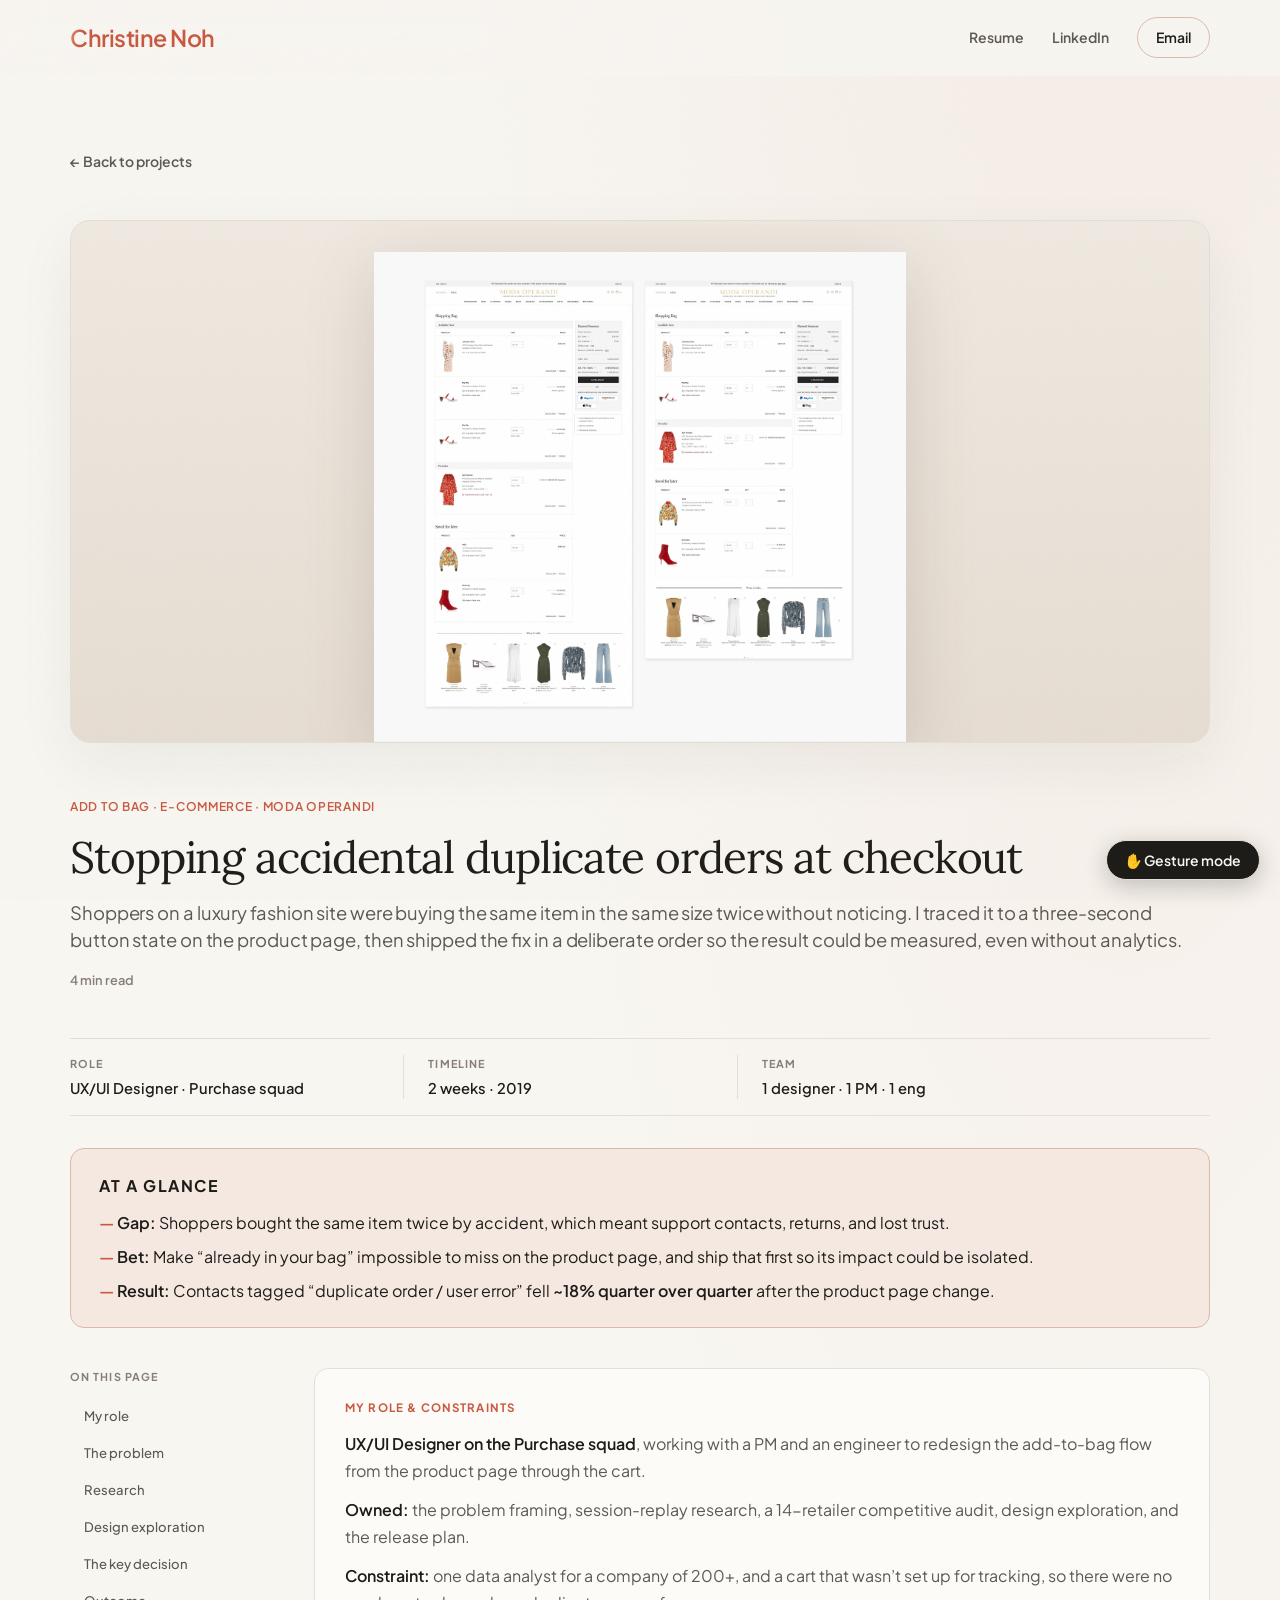
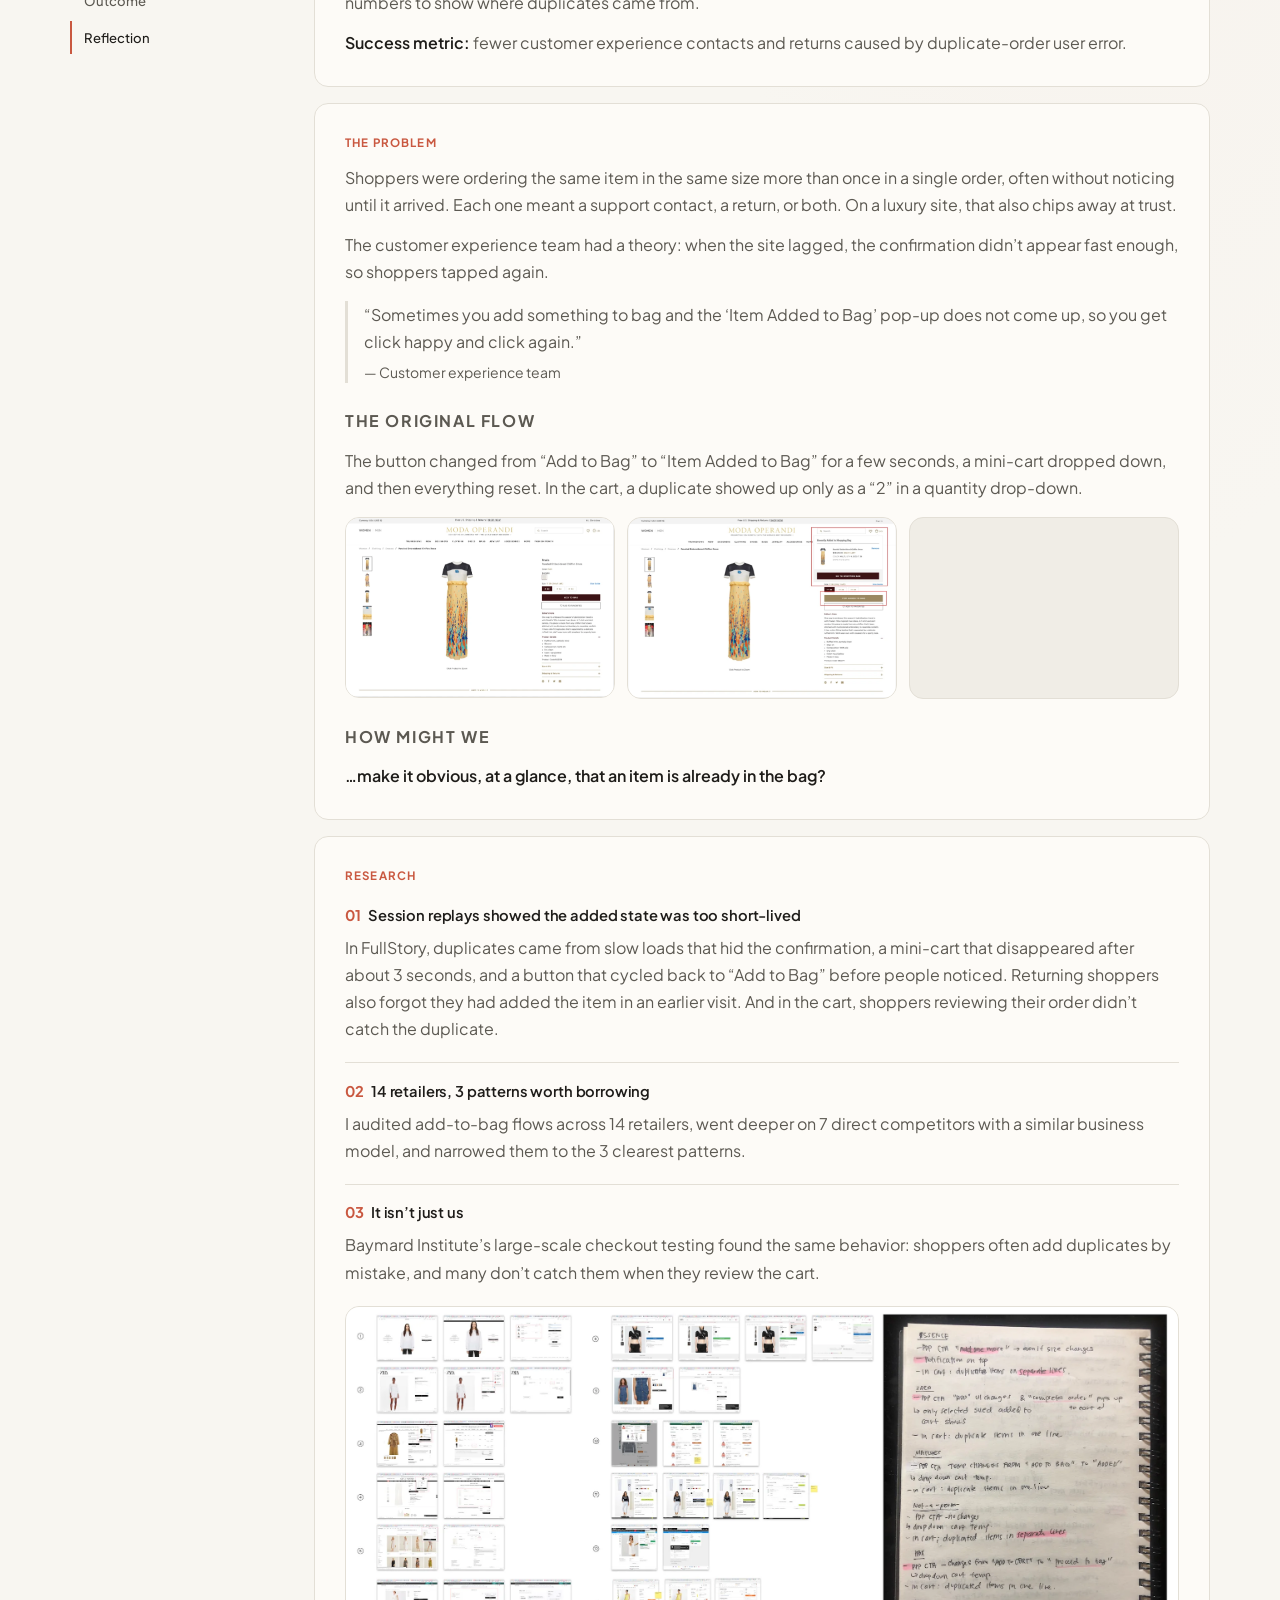
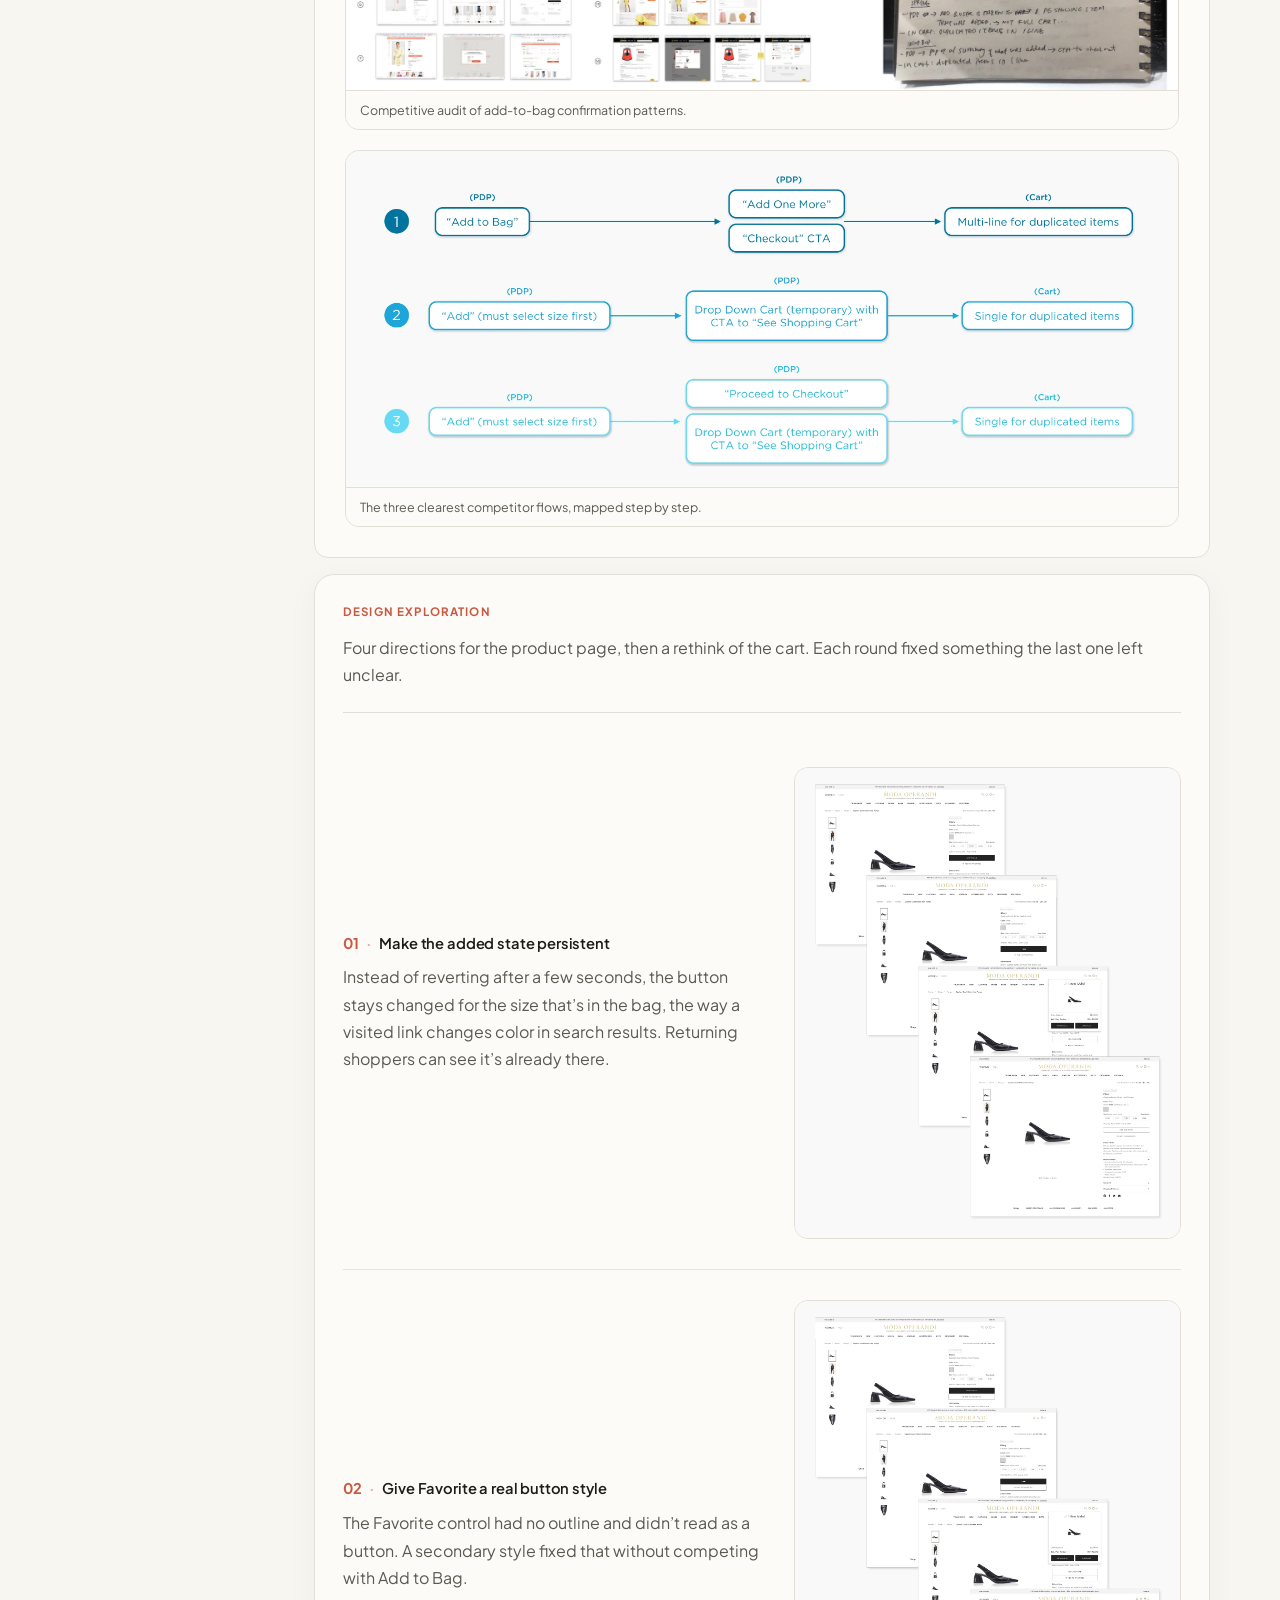
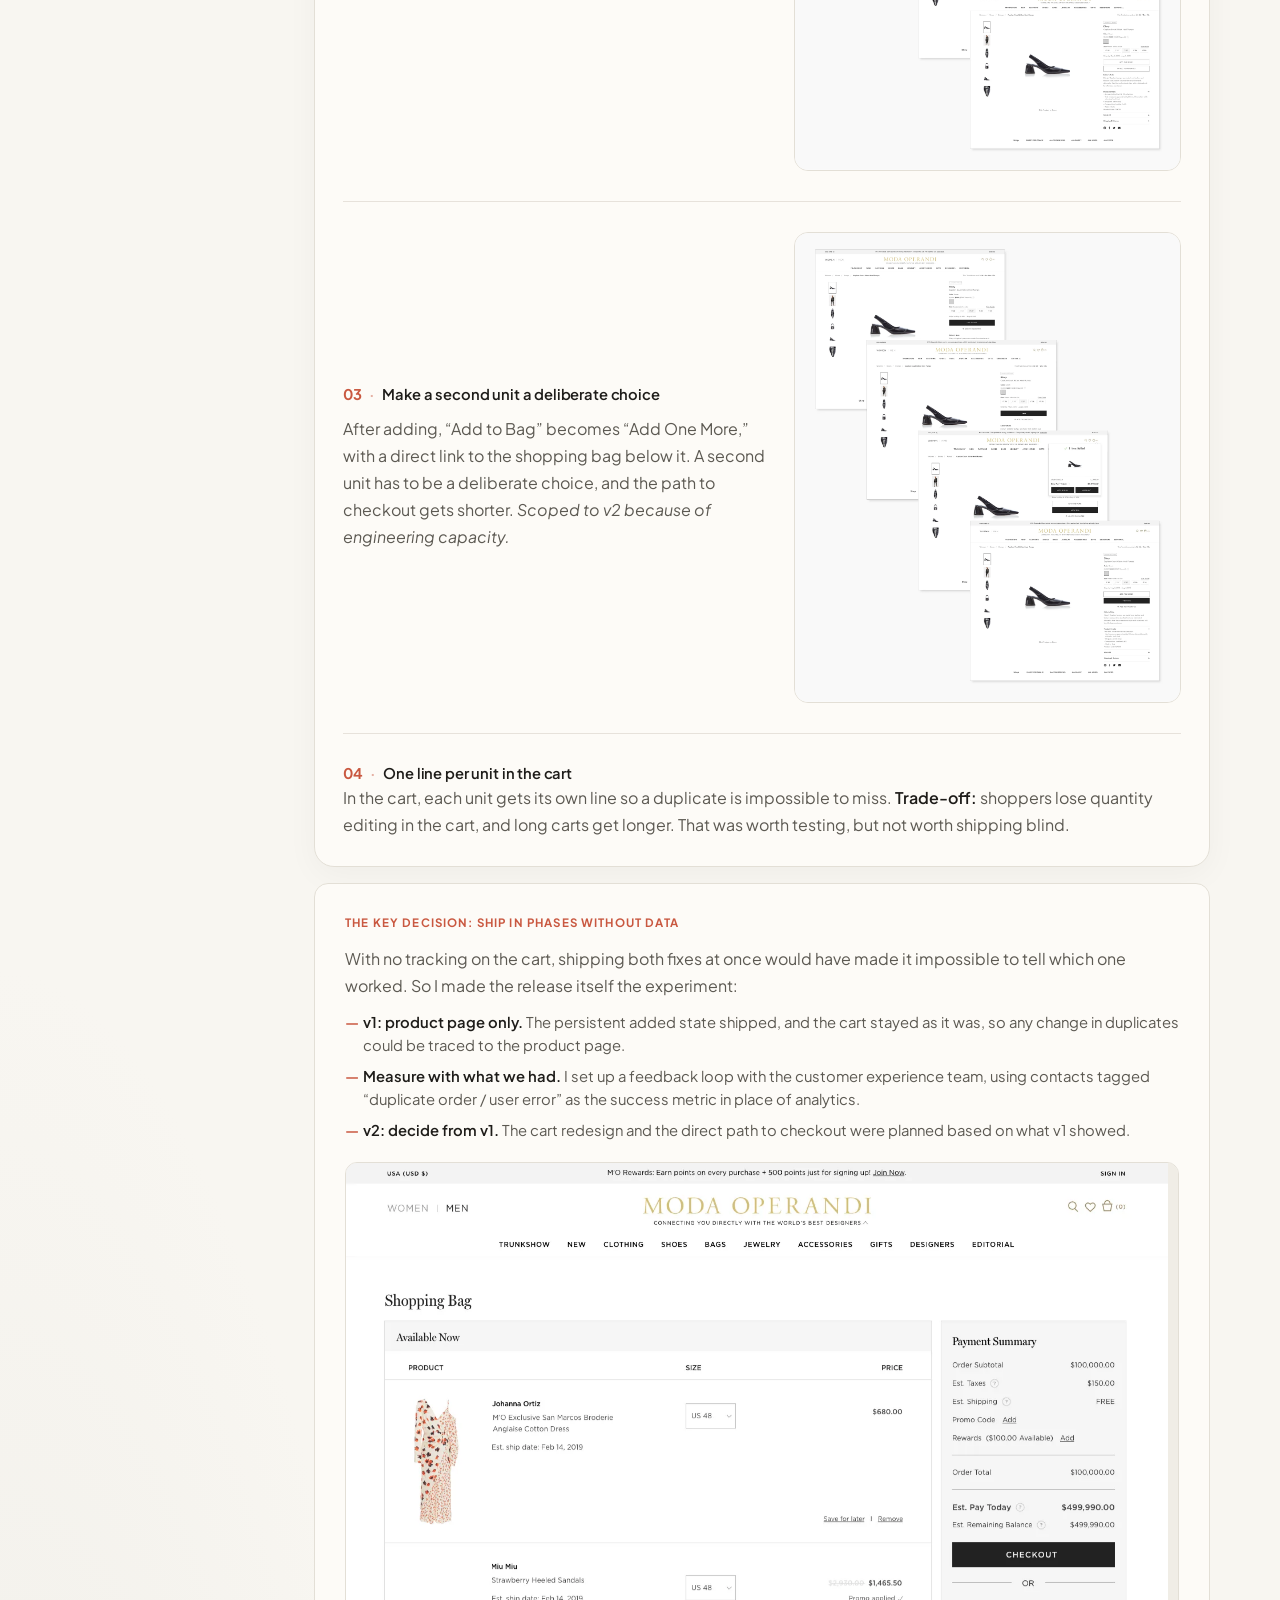
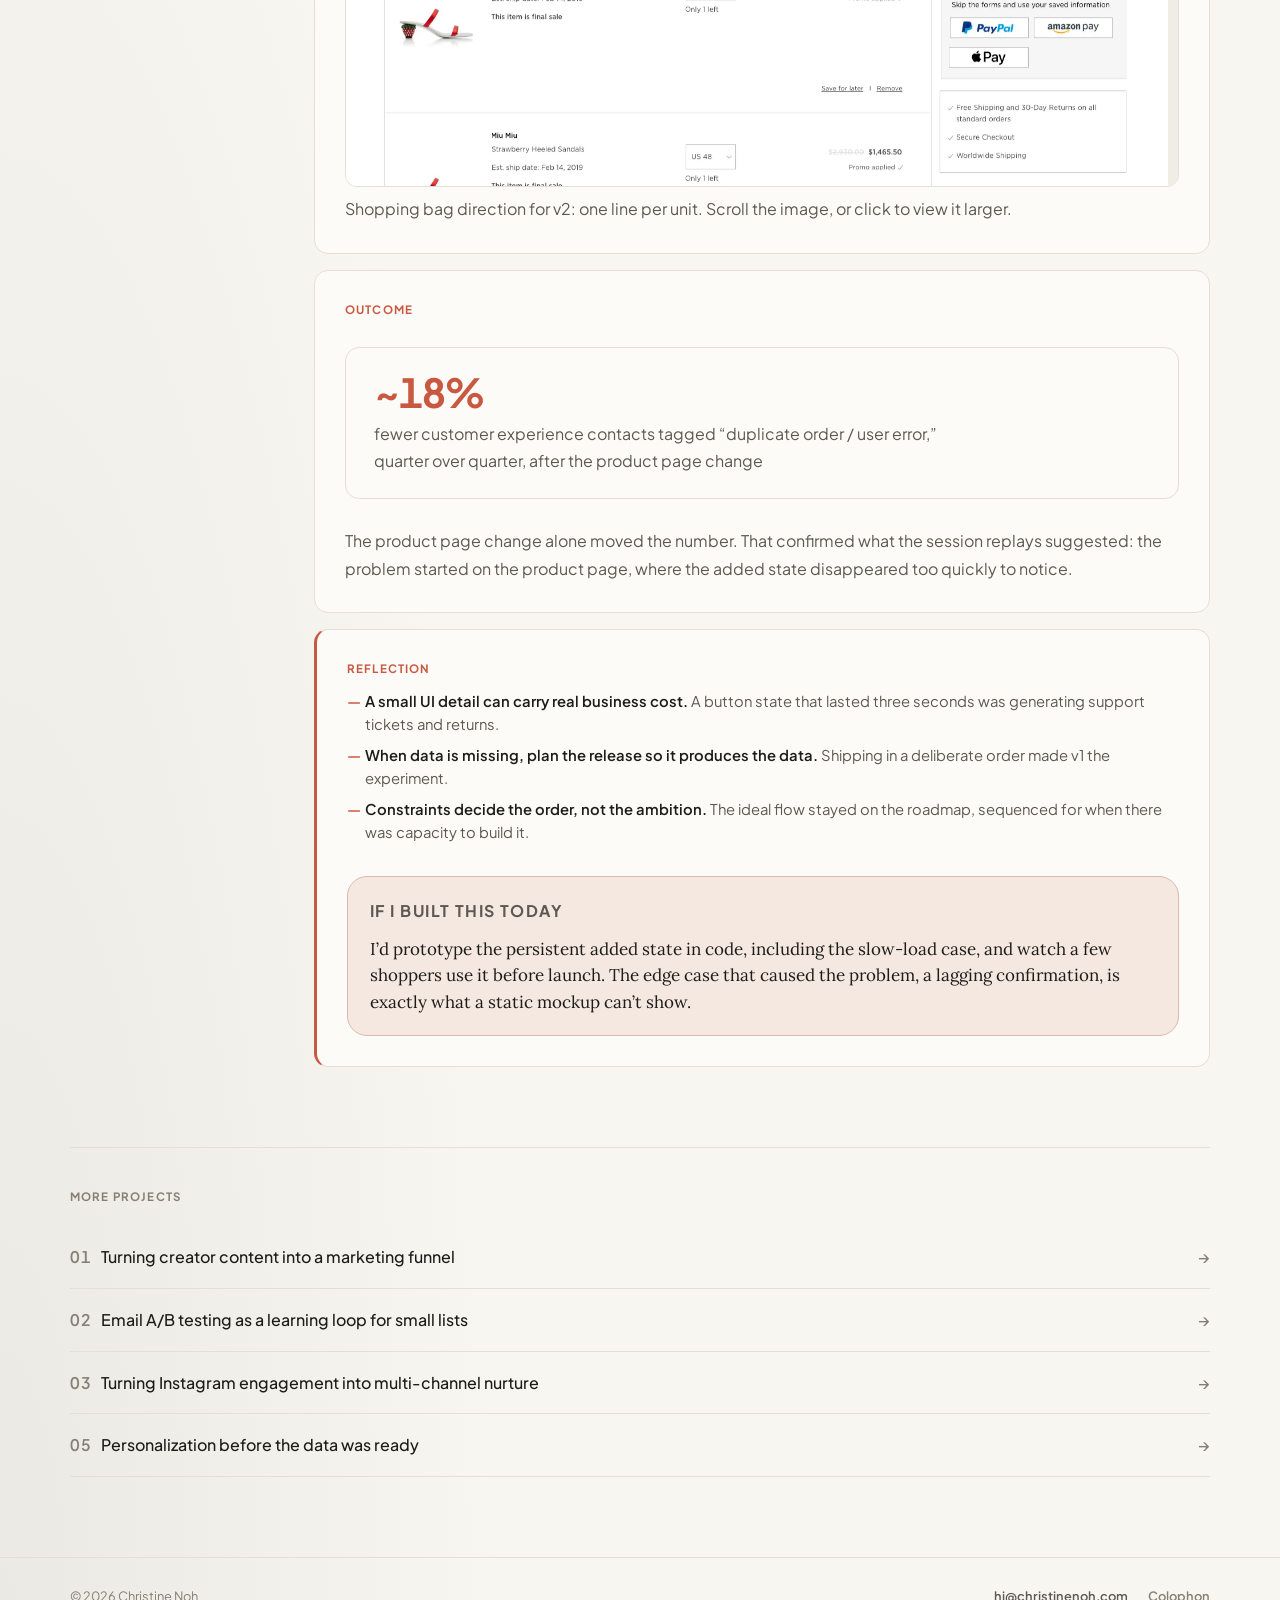
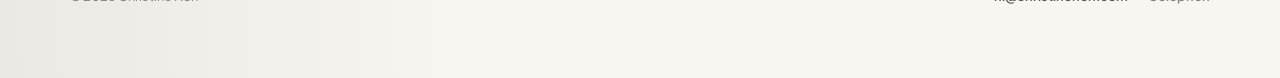
<file: case-study-04.html>
<!DOCTYPE html>
<html lang="en">
  <head>
    <meta charset="UTF-8" />
    <meta name="viewport" content="width=device-width, initial-scale=1.0" />
    <title>Stopping accidental duplicate orders at checkout — Christine Noh</title>
    <link rel="icon" href="./assets/favicon.svg?v=c1" type="image/svg+xml" />
    <link rel="icon" href="./assets/favicon-32.png?v=c1" type="image/png" sizes="32x32" />
    <link rel="apple-touch-icon" href="./assets/apple-touch-icon.png?v=c1" />
    <link rel="preconnect" href="https://fonts.googleapis.com" />
    <link rel="preconnect" href="https://fonts.gstatic.com" crossorigin />
    <link
      href="https://fonts.googleapis.com/css2?family=Lora:ital,wght@0,400;0,500;0,600;1,400&family=Plus+Jakarta+Sans:ital,wght@0,400;0,500;0,600;0,700;1,400&display=swap"
      rel="stylesheet"
    />
    <link rel="stylesheet" href="./styles.css?v=nav1-metaclean1-moda1" />
    <link rel="stylesheet" href="./mockups.css?v=cs3mobile2" />
  </head>
  <body class="page-case">
    <div class="scroll-progress" data-scroll-progress aria-hidden="true"></div>
    <div class="grain" aria-hidden="true"></div>
    <header class="site-header" data-header>
      <div class="container header-inner">
        <a class="brand" href="./index.html" data-page-link aria-label="Christine Noh — Home">Christine Noh</a>
        <nav class="header-nav" aria-label="Primary">
          <span class="nav-divider" aria-hidden="true"></span>
          <a class="nav-link" href="./resume.html" data-page-link>Resume</a>
          <a class="nav-link" href="https://www.linkedin.com/in/xtinesun" target="_blank" rel="noopener noreferrer">LinkedIn</a>
          <a class="nav-link nav-link--accent" href="mailto:hi@christinenoh.com">Email</a>
        </nav>
      </div>
    </header>
    <main class="container case-wrap">
      <a class="back-link reveal is-visible" href="./index.html#earlier" data-page-link>← Back to projects</a>

      <figure class="case-hero-mockup case-hero-mockup--moda case-hero-mockup--cart reveal" data-reveal aria-label="Hero visual">
        <img class="case-media-img" src="./assets/moda/cart-bag-options.webp?v=1" alt="Shopping bag redesign options for Moda Operandi, with each unit shown as its own line" width="3710" height="3413" decoding="async" fetchpriority="high" />
      </figure>

      <header class="case-header reveal" data-reveal>
        <span class="project-tag">Add to Bag · E-commerce · Moda Operandi</span>
        <h1>Stopping accidental duplicate orders at checkout</h1>
        <p class="case-subtitle">Shoppers on a luxury fashion site were buying the same item in the same size twice without noticing. I traced it to a three-second button state on the product page, then shipped the fix in a deliberate order so the result could be measured, even without analytics.</p>
        <div class="case-meta-row">
          <span class="case-read-time">4 min read</span>
        </div>
      </header>

      <section class="case-exec reveal" data-reveal aria-label="Project details">
        <dl class="case-exec-meta">
          <div class="case-exec-item"><dt>Role</dt><dd>UX/UI Designer · Purchase squad</dd></div>
          <div class="case-exec-item"><dt>Timeline</dt><dd>2 weeks · 2019</dd></div>
          <div class="case-exec-item"><dt>Team</dt><dd>1 designer · 1 PM · 1 eng</dd></div>
        </dl>
      </section>

      <aside class="case-tldr reveal" data-reveal aria-label="Case study summary">
        <p class="case-tldr-label">At a glance</p>
        <ul class="case-tldr-list">
          <li><strong>Gap:</strong> Shoppers bought the same item twice by accident, which meant support contacts, returns, and lost trust.</li>
          <li><strong>Bet:</strong> Make “already in your bag” impossible to miss on the product page, and ship that first so its impact could be isolated.</li>
          <li><strong>Result:</strong> Contacts tagged “duplicate order / user error” fell <strong>~18% quarter over quarter</strong> after the product page change.</li>
        </ul>
      </aside>

      <div class="case-layout">
        <nav class="case-nav" aria-label="Case study sections" data-case-nav>
          <p class="case-nav-label">On this page</p>
          <ul>
            <li><a href="#role" data-nav-link>My role</a></li>
            <li><a href="#problem" data-nav-link>The problem</a></li>
            <li><a href="#research" data-nav-link>Research</a></li>
            <li><a href="#decisions" data-nav-link>Design exploration</a></li>
            <li><a href="#sequencing" data-nav-link>The key decision</a></li>
            <li><a href="#outcome" data-nav-link>Outcome</a></li>
            <li><a href="#reflection" data-nav-link>Reflection</a></li>
          </ul>
        </nav>

        <div class="case-content">
          <section class="case-block reveal" id="role" data-reveal data-section>
            <h2>My role &amp; constraints</h2>
            <p><strong>UX/UI Designer on the Purchase squad</strong>, working with a PM and an engineer to redesign the add-to-bag flow from the product page through the cart.</p>
            <p><strong>Owned:</strong> the problem framing, session-replay research, a 14-retailer competitive audit, design exploration, and the release plan.</p>
            <p><strong>Constraint:</strong> one data analyst for a company of 200+, and a cart that wasn’t set up for tracking, so there were no numbers to show where duplicates came from.</p>
            <p><strong>Success metric:</strong> fewer customer experience contacts and returns caused by duplicate-order user error.</p>
          </section>

          <section class="case-block reveal" id="problem" data-reveal data-section>
            <h2>The problem</h2>
            <p>Shoppers were ordering the same item in the same size more than once in a single order, often without noticing until it arrived. Each one meant a support contact, a return, or both. On a luxury site, that also chips away at trust.</p>
            <p>The customer experience team had a theory: when the site lagged, the confirmation didn’t appear fast enough, so shoppers tapped again.</p>
            <blockquote class="case-quote" style="margin:1rem 0;padding-left:1rem;border-left:3px solid var(--border, #e4e3de);color:var(--text-muted, #5a5a56)">
              <p style="margin:0">“Sometimes you add something to bag and the ‘Item Added to Bag’ pop-up does not come up, so you get click happy and click again.”</p>
              <footer style="margin-top:0.35rem;font-size:0.875rem">— Customer experience team</footer>
            </blockquote>
            <p class="case-impact-label" style="margin-top:1.5rem">The original flow</p>
            <p>The button changed from “Add to Bag” to “Item Added to Bag” for a few seconds, a mini-cart dropped down, and then everything reset. In the cart, a duplicate showed up only as a “2” in a quantity drop-down.</p>
            <div class="case-media-row case-media-row--3">
              <figure class="case-decision-figure case-figure--media">
                <button type="button" class="case-media-trigger" data-media-expand data-media-hires
                  data-media-src="./assets/moda/cart-audit-1.webp?v=1" data-media-alt="Original product page before adding to bag" aria-label="View larger: Original product page before adding to bag">
                  <img src="./assets/moda/cart-audit-1.webp?v=1" alt="Original product page before adding to bag" width="803" height="538" loading="lazy" decoding="async" />
                </button>
              </figure>
              <figure class="case-decision-figure case-figure--media">
                <button type="button" class="case-media-trigger" data-media-expand data-media-hires
                  data-media-src="./assets/moda/cart-audit-2.webp?v=1" data-media-alt="Original product page right after adding, with the temporary mini-cart" aria-label="View larger: Original product page right after adding, with the temporary mini-cart">
                  <img src="./assets/moda/cart-audit-2.webp?v=1" alt="Original product page right after adding, with the temporary mini-cart" width="802" height="538" loading="lazy" decoding="async" />
                </button>
              </figure>
              <figure class="case-decision-figure case-figure--media">
                <button type="button" class="case-media-trigger" data-media-expand data-media-hires
                  data-media-src="./assets/moda/cart-audit-3.webp?v=1" data-media-alt="Original cart, where a duplicate shows only as quantity 2" aria-label="View larger: Original cart, where a duplicate shows only as quantity 2">
                  <img src="./assets/moda/cart-audit-3.webp?v=1" alt="Original cart, where a duplicate shows only as quantity 2" width="802" height="539" loading="lazy" decoding="async" />
                </button>
              </figure>
            </div>
            <p class="case-impact-label" style="margin-top:1.5rem">How might we</p>
            <p><strong>…make it obvious, at a glance, that an item is already in the bag?</strong></p>
          </section>

          <section class="case-block reveal" id="research" data-reveal data-section>
            <h2>Research</h2>
            <ol class="case-research">
              <li class="case-research-item">
                <h3><span class="case-research-num">01</span>Session replays showed the added state was too short-lived</h3>
                <p class="case-research-finding">In FullStory, duplicates came from slow loads that hid the confirmation, a mini-cart that disappeared after about 3 seconds, and a button that cycled back to “Add to Bag” before people noticed. Returning shoppers also forgot they had added the item in an earlier visit. And in the cart, shoppers reviewing their order didn’t catch the duplicate.</p>
              </li>
              <li class="case-research-item">
                <h3><span class="case-research-num">02</span>14 retailers, 3 patterns worth borrowing</h3>
                <p class="case-research-finding">I audited add-to-bag flows across 14 retailers, went deeper on 7 direct competitors with a similar business model, and narrowed them to the 3 clearest patterns.</p>
              </li>
              <li class="case-research-item">
                <h3><span class="case-research-num">03</span>It isn’t just us</h3>
                <p class="case-research-finding">Baymard Institute’s large-scale checkout testing found the same behavior: shoppers often add duplicates by mistake, and many don’t catch them when they review the cart.</p>
              </li>
            </ol>
              <figure class="case-decision-figure case-figure--media">
                <button type="button" class="case-media-trigger" data-media-expand data-media-hires
                  data-media-src="./assets/moda/cart-competitive.webp?v=1" data-media-alt="Competitive audit of add-to-bag flows across retailers" aria-label="View larger: Competitive audit of add-to-bag flows across retailers">
                  <img src="./assets/moda/cart-competitive.webp?v=1" alt="Competitive audit of add-to-bag flows across retailers" width="2000" height="921" loading="lazy" decoding="async" />
                </button>
                <figcaption>Competitive audit of add-to-bag confirmation patterns.</figcaption>
              </figure>
              <figure class="case-decision-figure case-figure--media">
                <button type="button" class="case-media-trigger" data-media-expand data-media-hires
                  data-media-src="./assets/moda/cart-flows.webp?v=1" data-media-alt="Add-to-bag flow comparison of the three strongest competitor patterns" aria-label="View larger: Add-to-bag flow comparison of the three strongest competitor patterns">
                  <img src="./assets/moda/cart-flows.webp?v=1" alt="Add-to-bag flow comparison of the three strongest competitor patterns" width="2872" height="1161" loading="lazy" decoding="async" />
                </button>
                <figcaption>The three clearest competitor flows, mapped step by step.</figcaption>
              </figure>
          </section>

          <section class="case-decisions reveal" id="decisions" data-reveal data-section>
            <div class="case-section-box case-decisions-box">
              <header class="case-decisions-head">
                <h2 class="case-decisions-heading">Design exploration</h2>
                <p class="case-decisions-lede">Four directions for the product page, then a rethink of the cart. Each round fixed something the last one left unclear.</p>
              </header>
              <div class="case-decisions-group">
                <div class="case-decisions-stack">
                  <article class="case-decision-item case-decision-item--media" id="decision-1">
                    <div class="case-decision-copy">
                      <h4 class="case-decision-item-title"><span class="case-decision-num">01</span>Make the added state persistent</h4>
                      <p class="case-decision-item-body">Instead of reverting after a few seconds, the button stays changed for the size that’s in the bag, the way a visited link changes color in search results. Returning shoppers can see it’s already there.</p>
                    </div>
              <figure class="case-decision-figure case-figure--media">
                <button type="button" class="case-media-trigger" data-media-expand data-media-hires
                  data-media-src="./assets/moda/cart-design-2.webp?v=1" data-media-alt="Design 2: button keeps an added state for the selected size" aria-label="View larger: Design 2: button keeps an added state for the selected size">
                  <img src="./assets/moda/cart-design-2.webp?v=1" alt="Design 2: button keeps an added state for the selected size" width="1466" height="1789" loading="lazy" decoding="async" />
                </button>
              </figure>
                  </article>
                  <article class="case-decision-item case-decision-item--media" id="decision-2">
                    <div class="case-decision-copy">
                      <h4 class="case-decision-item-title"><span class="case-decision-num">02</span>Give Favorite a real button style</h4>
                      <p class="case-decision-item-body">The Favorite control had no outline and didn’t read as a button. A secondary style fixed that without competing with Add to Bag.</p>
                    </div>
              <figure class="case-decision-figure case-figure--media">
                <button type="button" class="case-media-trigger" data-media-expand data-media-hires
                  data-media-src="./assets/moda/cart-design-3.webp?v=1" data-media-alt="Design 3: persistent added state plus a secondary Favorite button" aria-label="View larger: Design 3: persistent added state plus a secondary Favorite button">
                  <img src="./assets/moda/cart-design-3.webp?v=1" alt="Design 3: persistent added state plus a secondary Favorite button" width="1466" height="1789" loading="lazy" decoding="async" />
                </button>
              </figure>
                  </article>
                  <article class="case-decision-item case-decision-item--media" id="decision-3">
                    <div class="case-decision-copy">
                      <h4 class="case-decision-item-title"><span class="case-decision-num">03</span>Make a second unit a deliberate choice</h4>
                      <p class="case-decision-item-body">After adding, “Add to Bag” becomes “Add One More,” with a direct link to the shopping bag below it. A second unit has to be a deliberate choice, and the path to checkout gets shorter. <em>Scoped to v2 because of engineering capacity.</em></p>
                    </div>
              <figure class="case-decision-figure case-figure--media">
                <button type="button" class="case-media-trigger" data-media-expand data-media-hires
                  data-media-src="./assets/moda/cart-design-4.webp?v=1" data-media-alt="Design 4: Add One More plus a Shopping Bag link after adding" aria-label="View larger: Design 4: Add One More plus a Shopping Bag link after adding">
                  <img src="./assets/moda/cart-design-4.webp?v=1" alt="Design 4: Add One More plus a Shopping Bag link after adding" width="1466" height="1789" loading="lazy" decoding="async" />
                </button>
              </figure>
                  </article>
                  <article class="case-decision-item" id="decision-4">
                    <div class="case-decision-copy">
                      <h4 class="case-decision-item-title"><span class="case-decision-num">04</span>One line per unit in the cart</h4>
                      <p class="case-decision-item-body">In the cart, each unit gets its own line so a duplicate is impossible to miss. <strong>Trade-off:</strong> shoppers lose quantity editing in the cart, and long carts get longer. That was worth testing, but not worth shipping blind.</p>
                    </div>

                  </article>
                </div>
              </div>
            </div>
          </section>

          <section class="case-block reveal" id="sequencing" data-reveal data-section>
            <h2>The key decision: ship in phases without data</h2>
            <p>With no tracking on the cart, shipping both fixes at once would have made it impossible to tell which one worked. So I made the release itself the experiment:</p>
            <ul class="case-constraints">
              <li><strong>v1: product page only.</strong> The persistent added state shipped, and the cart stayed as it was, so any change in duplicates could be traced to the product page.</li>
              <li><strong>Measure with what we had.</strong> I set up a feedback loop with the customer experience team, using contacts tagged “duplicate order / user error” as the success metric in place of analytics.</li>
              <li><strong>v2: decide from v1.</strong> The cart redesign and the direct path to checkout were planned based on what v1 showed.</li>
            </ul>
              <figure class="case-feature-media case-feature-media--scroll case-feature-media--tall">
                <button type="button" class="case-media-trigger case-media-trigger--scroll" data-media-expand data-media-scroll
                  data-media-src="./assets/moda/cart-final-bag.webp?v=1" data-media-alt="Shopping bag design with each unit on its own line" aria-label="View larger: Shopping bag design with each unit on its own line">
                  <img src="./assets/moda/cart-final-bag.webp?v=1" alt="Shopping bag design with each unit on its own line" loading="lazy" width="1440" height="2946" />
                </button>
              </figure>
              <p class="case-feature-hint">Shopping bag direction for v2: one line per unit. Scroll the image, or click to view it larger.</p>
          </section>

          <section class="case-block reveal" id="outcome" data-reveal data-section>
            <h2>Outcome</h2>
            <figure class="case-figure reveal" data-reveal aria-label="Outcome">
              <div class="case-stats-grid case-stats-grid--single">
                <div class="case-stat-block">
                  <span class="case-stat-num">~18%</span>
                  <p class="case-stat-caption">fewer customer experience contacts tagged “duplicate order / user error,” quarter over quarter, after the product page change</p>
                </div>
              </div>
            </figure>
            <p>The product page change alone moved the number. That confirmed what the session replays suggested: the problem started on the product page, where the added state disappeared too quickly to notice.</p>
          </section>

          <section class="case-block case-block--reflection reveal" id="reflection" data-reveal data-section>
            <h2>Reflection</h2>
            <ul class="case-constraints">
              <li><strong>A small UI detail can carry real business cost.</strong> A button state that lasted three seconds was generating support tickets and returns.</li>
              <li><strong>When data is missing, plan the release so it produces the data.</strong> Shipping in a deliberate order made v1 the experiment.</li>
              <li><strong>Constraints decide the order, not the ambition.</strong> The ideal flow stayed on the roadmap, sequenced for when there was capacity to build it.</li>
            </ul>
            <aside class="case-today" aria-label="If I built this today">
              <p class="case-today-label">If I built this today</p>
              <p>I’d prototype the persistent added state in code, including the slow-load case, and watch a few shoppers use it before launch. The edge case that caused the problem, a lagging confirmation, is exactly what a static mockup can’t show.</p>
            </aside>
          </section>
        </div>
      </div>
      <section class="case-more reveal" data-reveal aria-label="More projects">
        <h2>More projects</h2>
        <ul class="case-more-list">
          <li><a href="./case-study-01.html" data-page-link><span class="case-more-label"><span class="case-more-num">01</span> Turning creator content into a marketing funnel</span> <span class="case-more-arrow">→</span></a></li>
          <li><a href="./case-study-02.html" data-page-link><span class="case-more-label"><span class="case-more-num">02</span> Email A/B testing as a learning loop for small lists</span> <span class="case-more-arrow">→</span></a></li>
          <li><a href="./case-study-03.html" data-page-link><span class="case-more-label"><span class="case-more-num">03</span> Turning Instagram engagement into multi-channel nurture</span> <span class="case-more-arrow">→</span></a></li>
          <li><a href="./case-study-05.html" data-page-link><span class="case-more-label"><span class="case-more-num">05</span> Personalization before the data was ready</span> <span class="case-more-arrow">→</span></a></li>
        </ul>
      </section>
    </main>
    <footer class="site-footer">
      <div class="container footer-inner">
        <p>&copy; <span data-year></span> Christine Noh</p>
        <nav class="footer-nav" aria-label="Footer">
          <a class="footer-email" href="mailto:hi@christinenoh.com">hi@christinenoh.com</a>
          <a class="footer-link" href="./colophon.html" data-page-link>Colophon</a>
        </nav>
      </div>
    </footer>
    <div class="media-modal" data-media-modal hidden aria-hidden="true">
      <div class="media-modal-backdrop" data-media-modal-close tabindex="-1" aria-hidden="true"></div>
      <div class="media-modal-dialog" role="dialog" aria-modal="true" aria-label="Expanded media view">
        <img class="media-modal-image" data-media-modal-image alt="" hidden />
        <video class="media-modal-video" data-media-modal-video muted loop playsinline controls hidden></video>
        <button type="button" class="media-modal-close" data-media-modal-close aria-label="Close expanded view">Close</button>
      </div>
      <div class="media-modal-pan-zoom" data-media-pan-zoom hidden>
        <button type="button" class="media-modal-pan-zoom-btn" data-media-zoom-out aria-label="Zoom out">−</button>
        <button
          type="button"
          class="media-modal-pan-zoom-label"
          data-media-zoom-label
          data-media-zoom-fit
          aria-label="Fit entire artboard to view"
          title="Fit to view"
        >Fit</button>
        <button type="button" class="media-modal-pan-zoom-btn" data-media-zoom-in aria-label="Zoom in">+</button>
      </div>
    </div>
    <script src="./script.js?v=copyemail3"></script>
      <script src="./media.js?v=deeper1"></script>
      <div class="gesture-ui">
      <button type="button" class="gesture-toggle" data-gesture-toggle aria-pressed="false" data-label-off="✋ Gesture mode" data-label-on="✋ Stop gesture mode">✋ Gesture mode</button>
      <div class="gesture-panel" data-gesture-panel hidden>
        <button type="button" class="gesture-panel-close" data-gesture-close aria-label="Close gesture legend">×</button>
        <div data-gesture-live hidden>
          <video class="gesture-video" data-gesture-video autoplay muted playsinline aria-label="Camera preview for hand gestures"></video>
          <p class="gesture-status" data-gesture-status>Starting…</p>
        </div>
        <ul class="gesture-legend">
          <li>☝️ Point your finger — move cursor (pauses scroll)</li>
          <li>👍 Thumbs up — click</li>
          <li>✋ Open palm — scroll down</li>
          <li>✊ Fist — scroll up</li>
          <li>✌️ Peace sign — go back</li>
        </ul>
        <p class="gesture-note">Video is processed on your device and never uploaded.</p>
      </div>
      <div class="gesture-cursor" data-gesture-cursor hidden aria-hidden="true"><span class="gesture-cursor-label" data-gesture-cursor-label></span></div>
    <script type="module" src="./gestures.js?v=gm10"></script>
  </body>
</html>
</file>
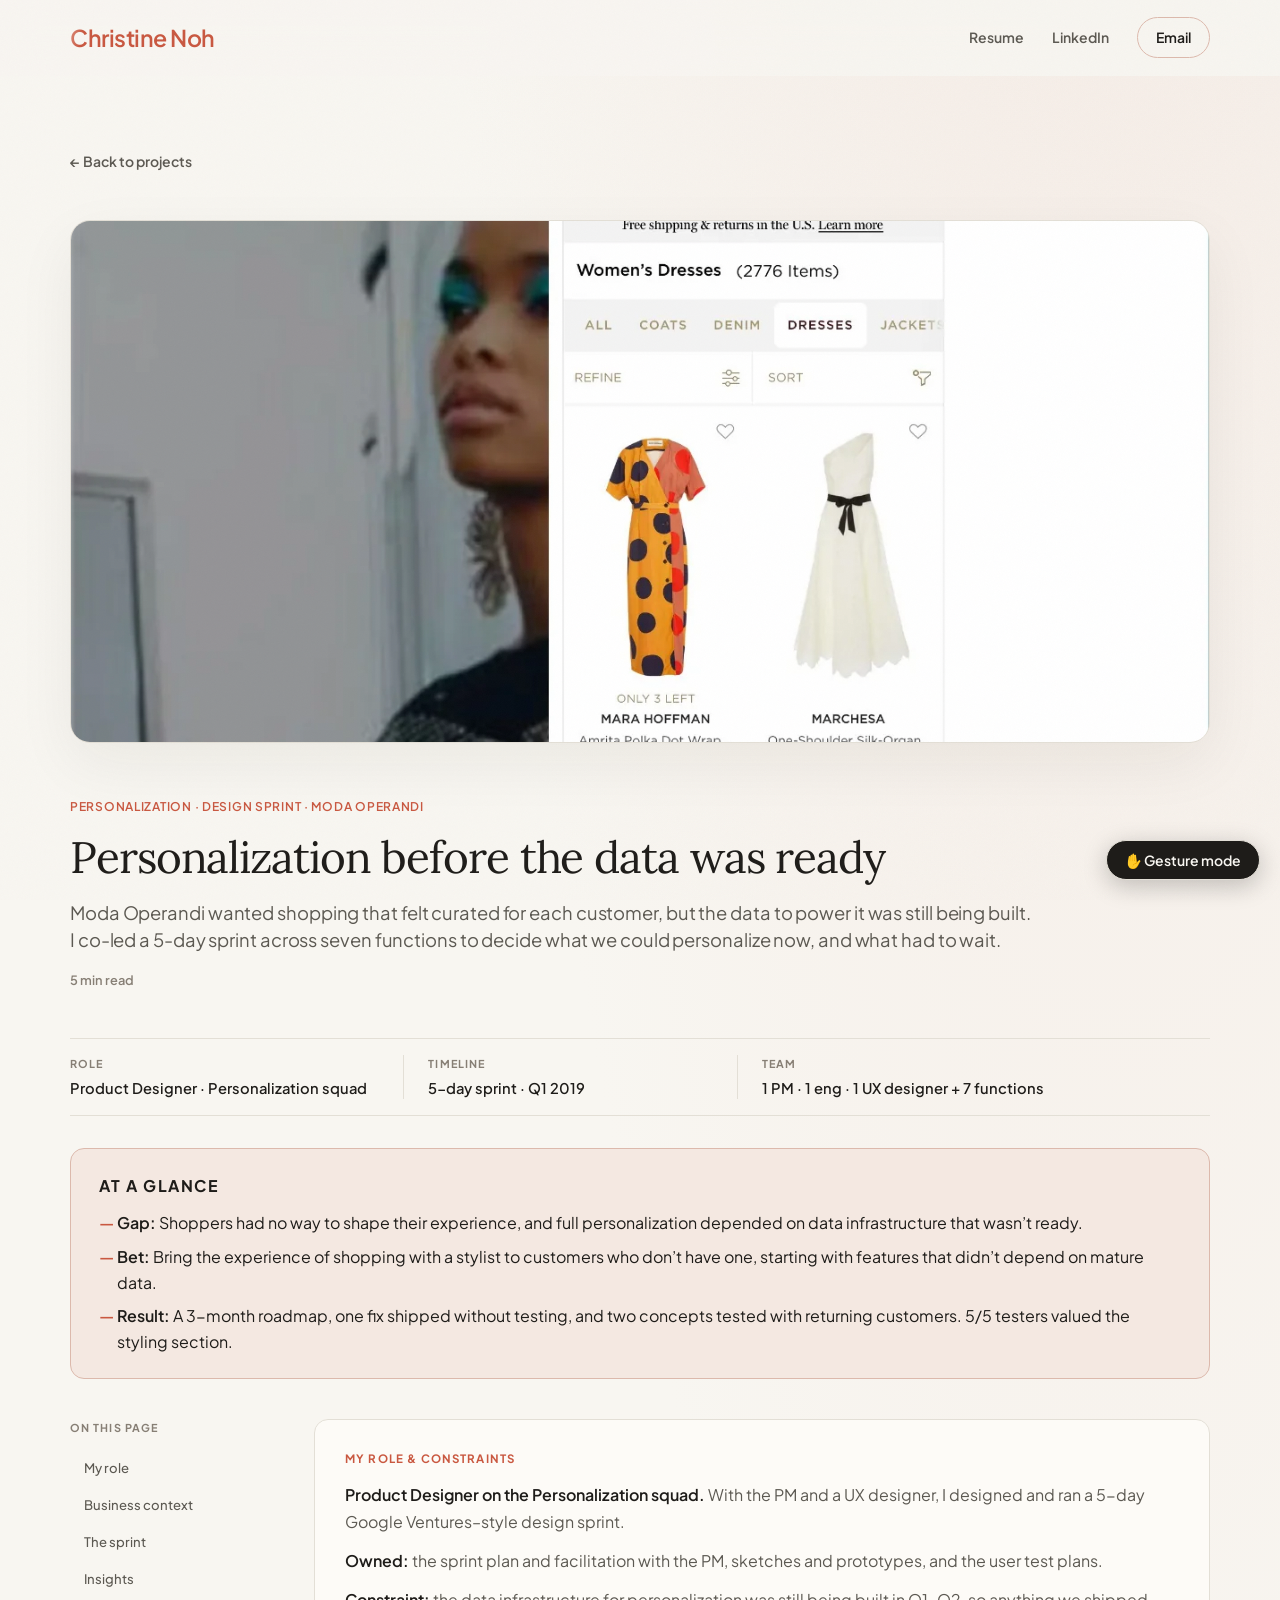
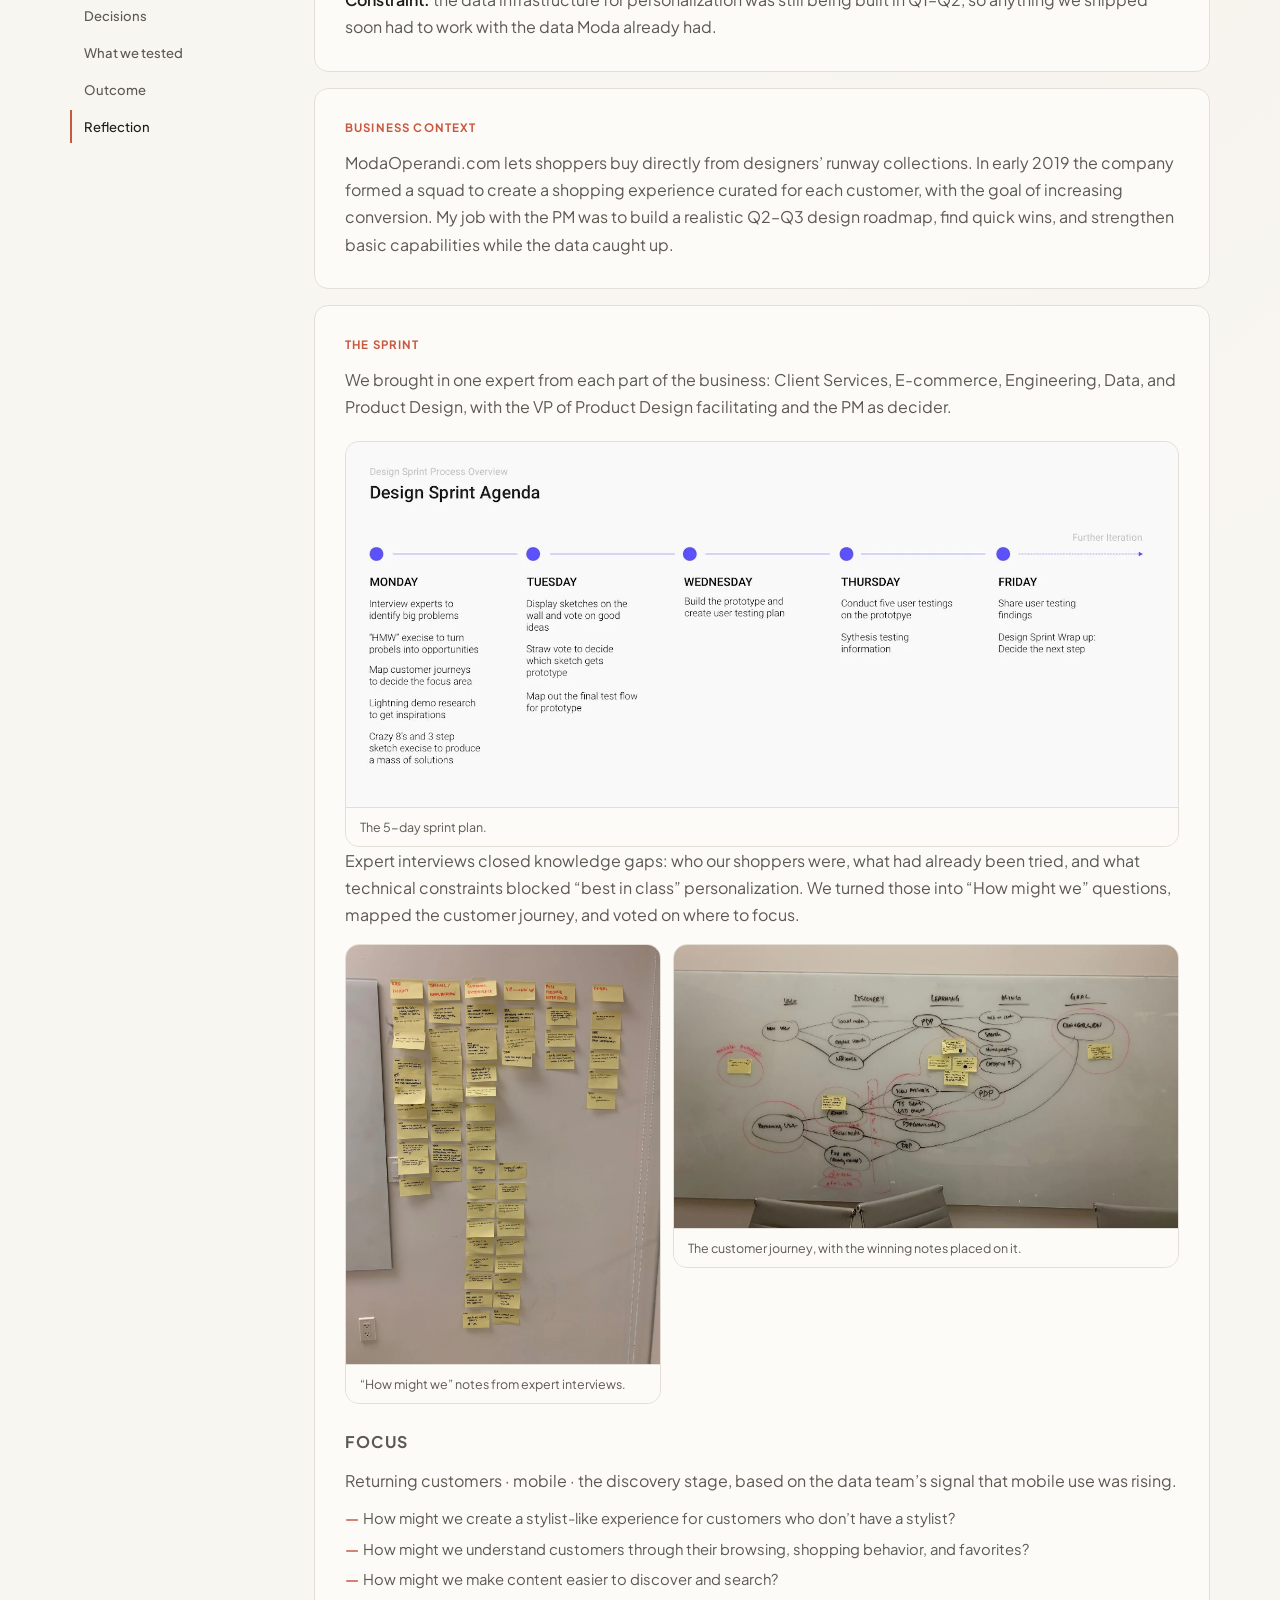
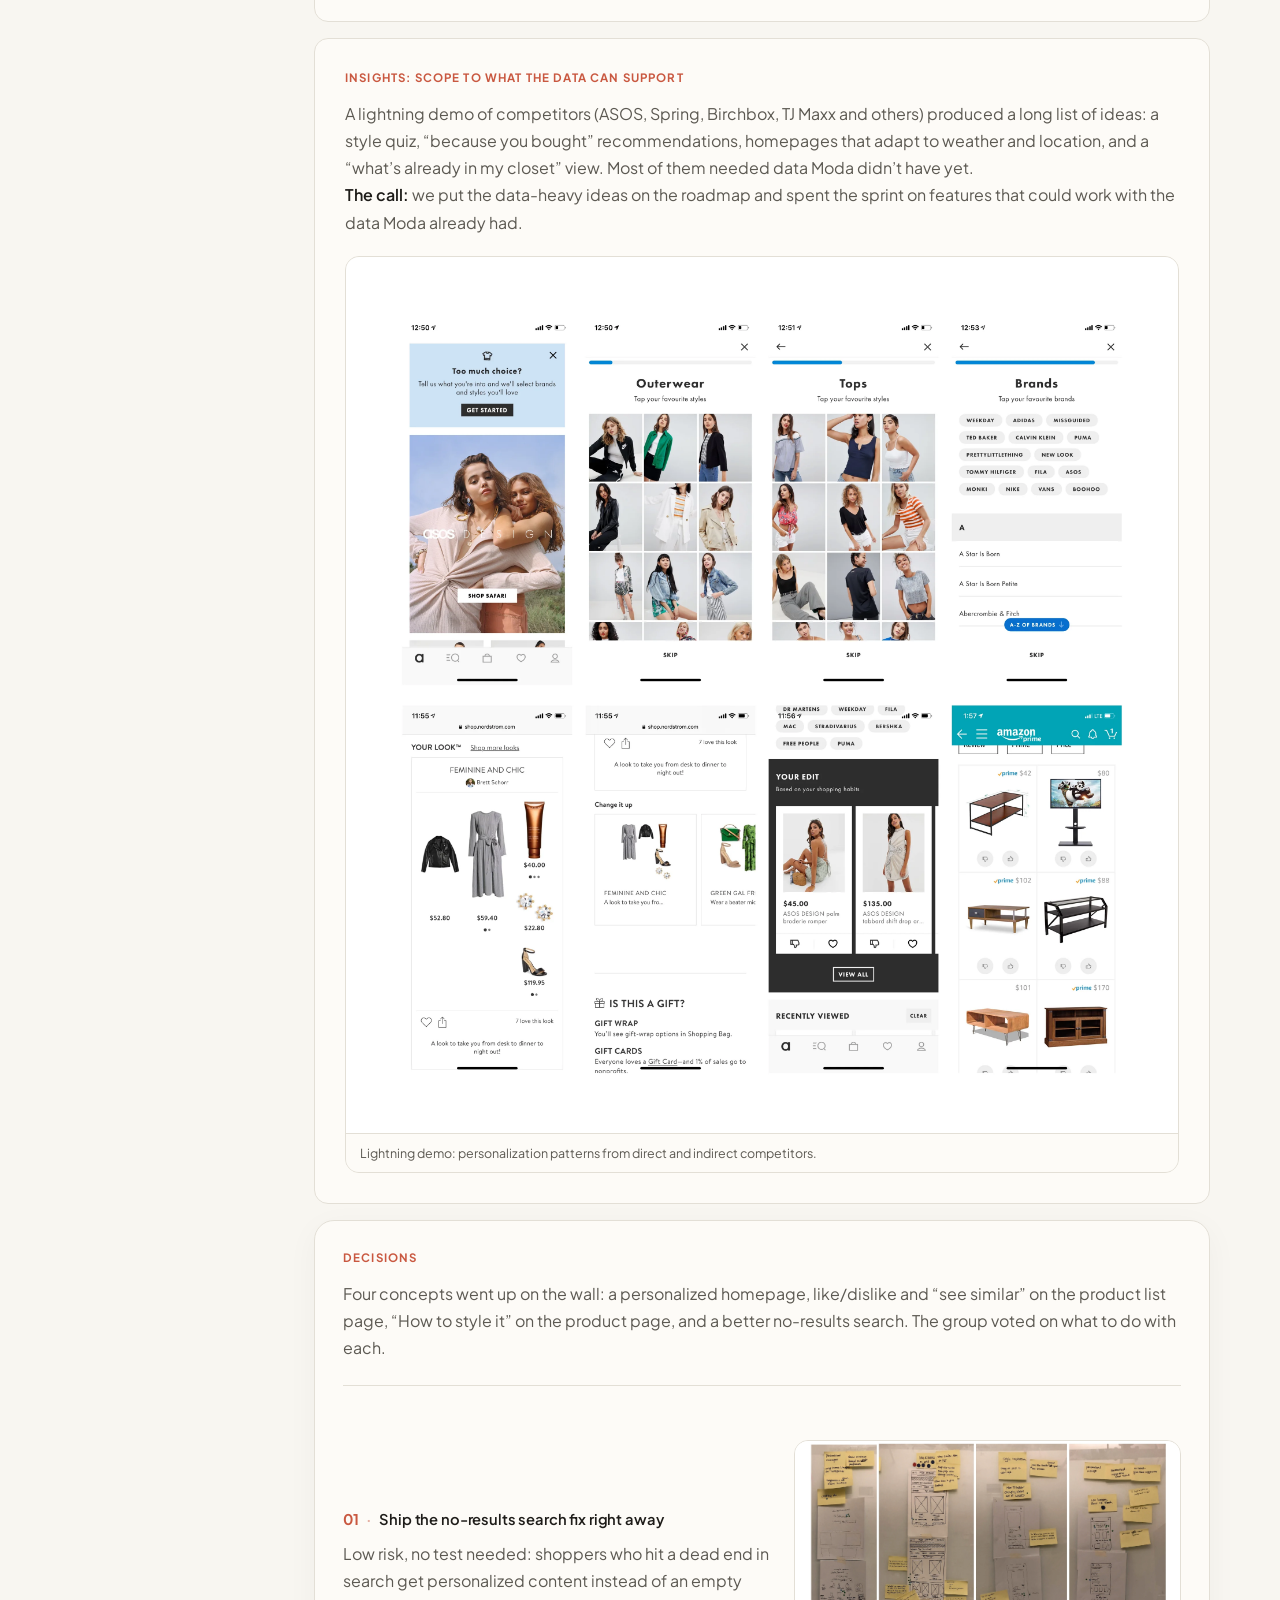
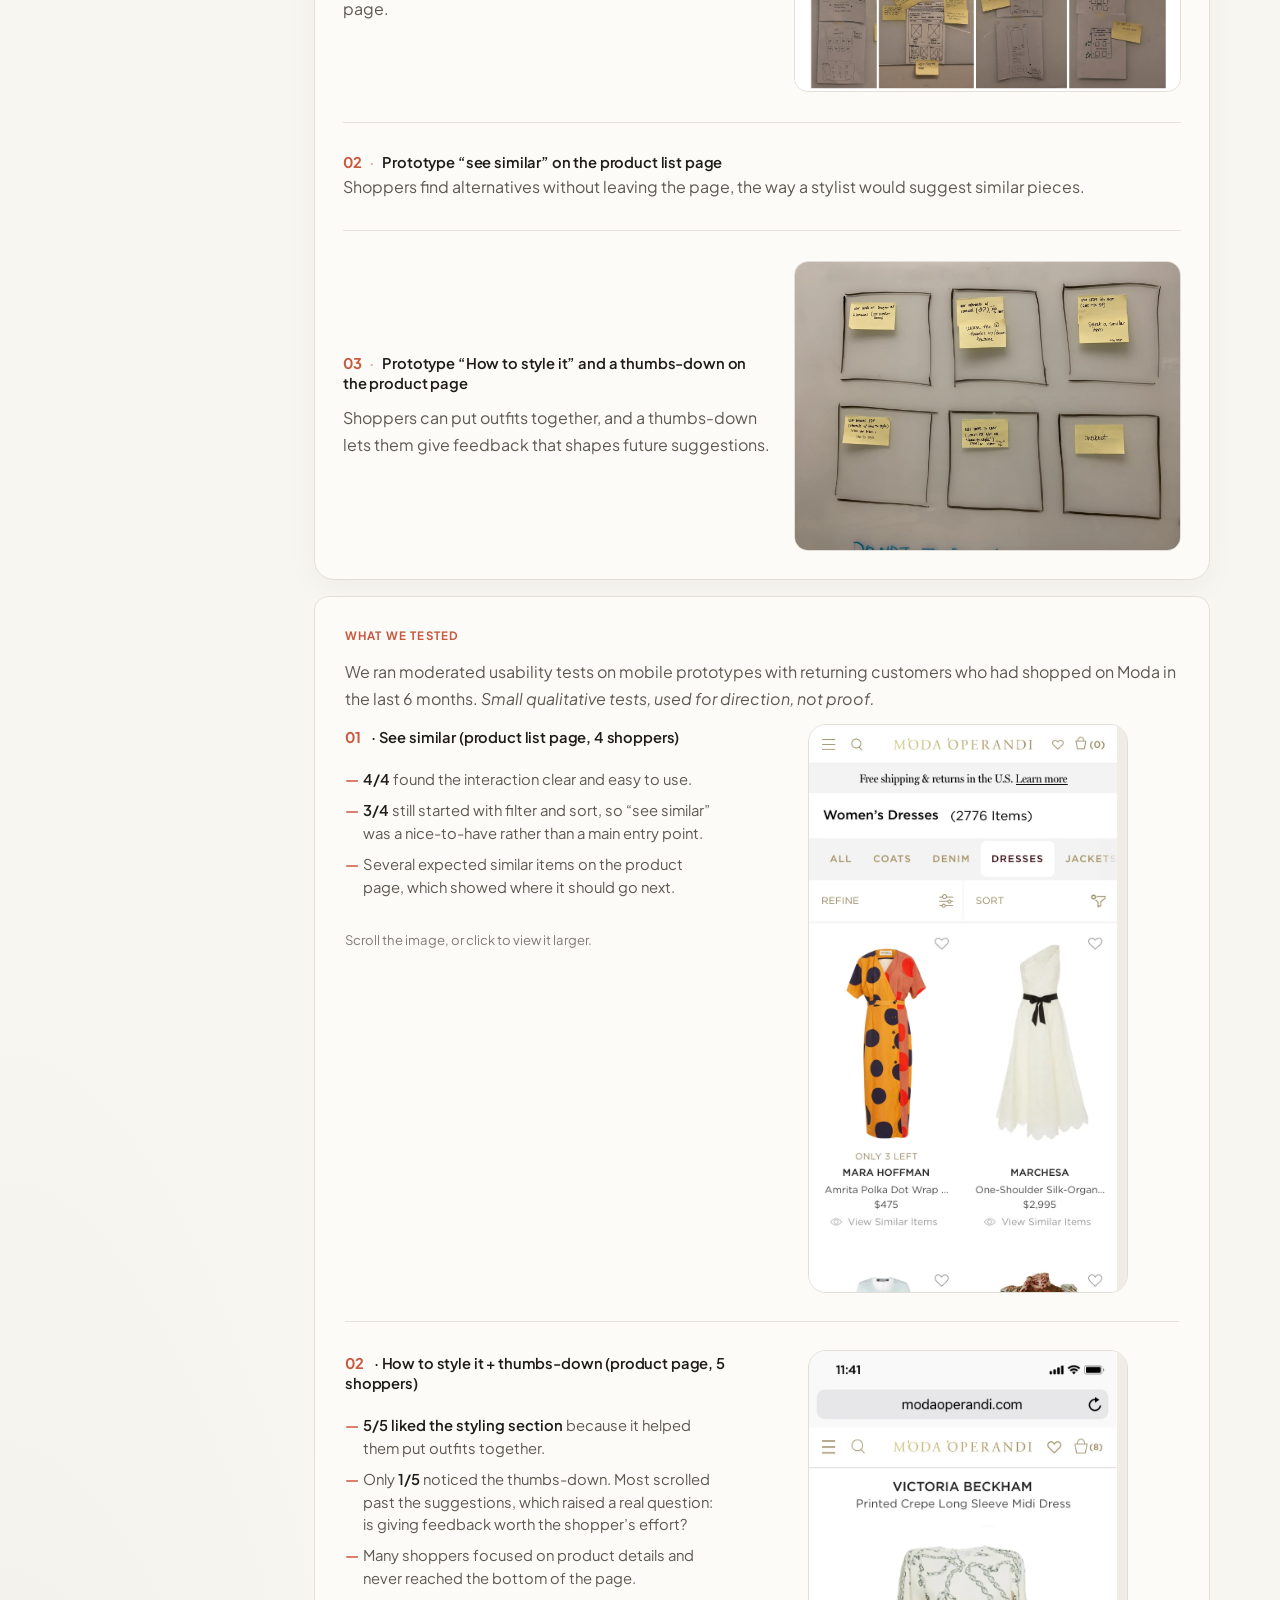
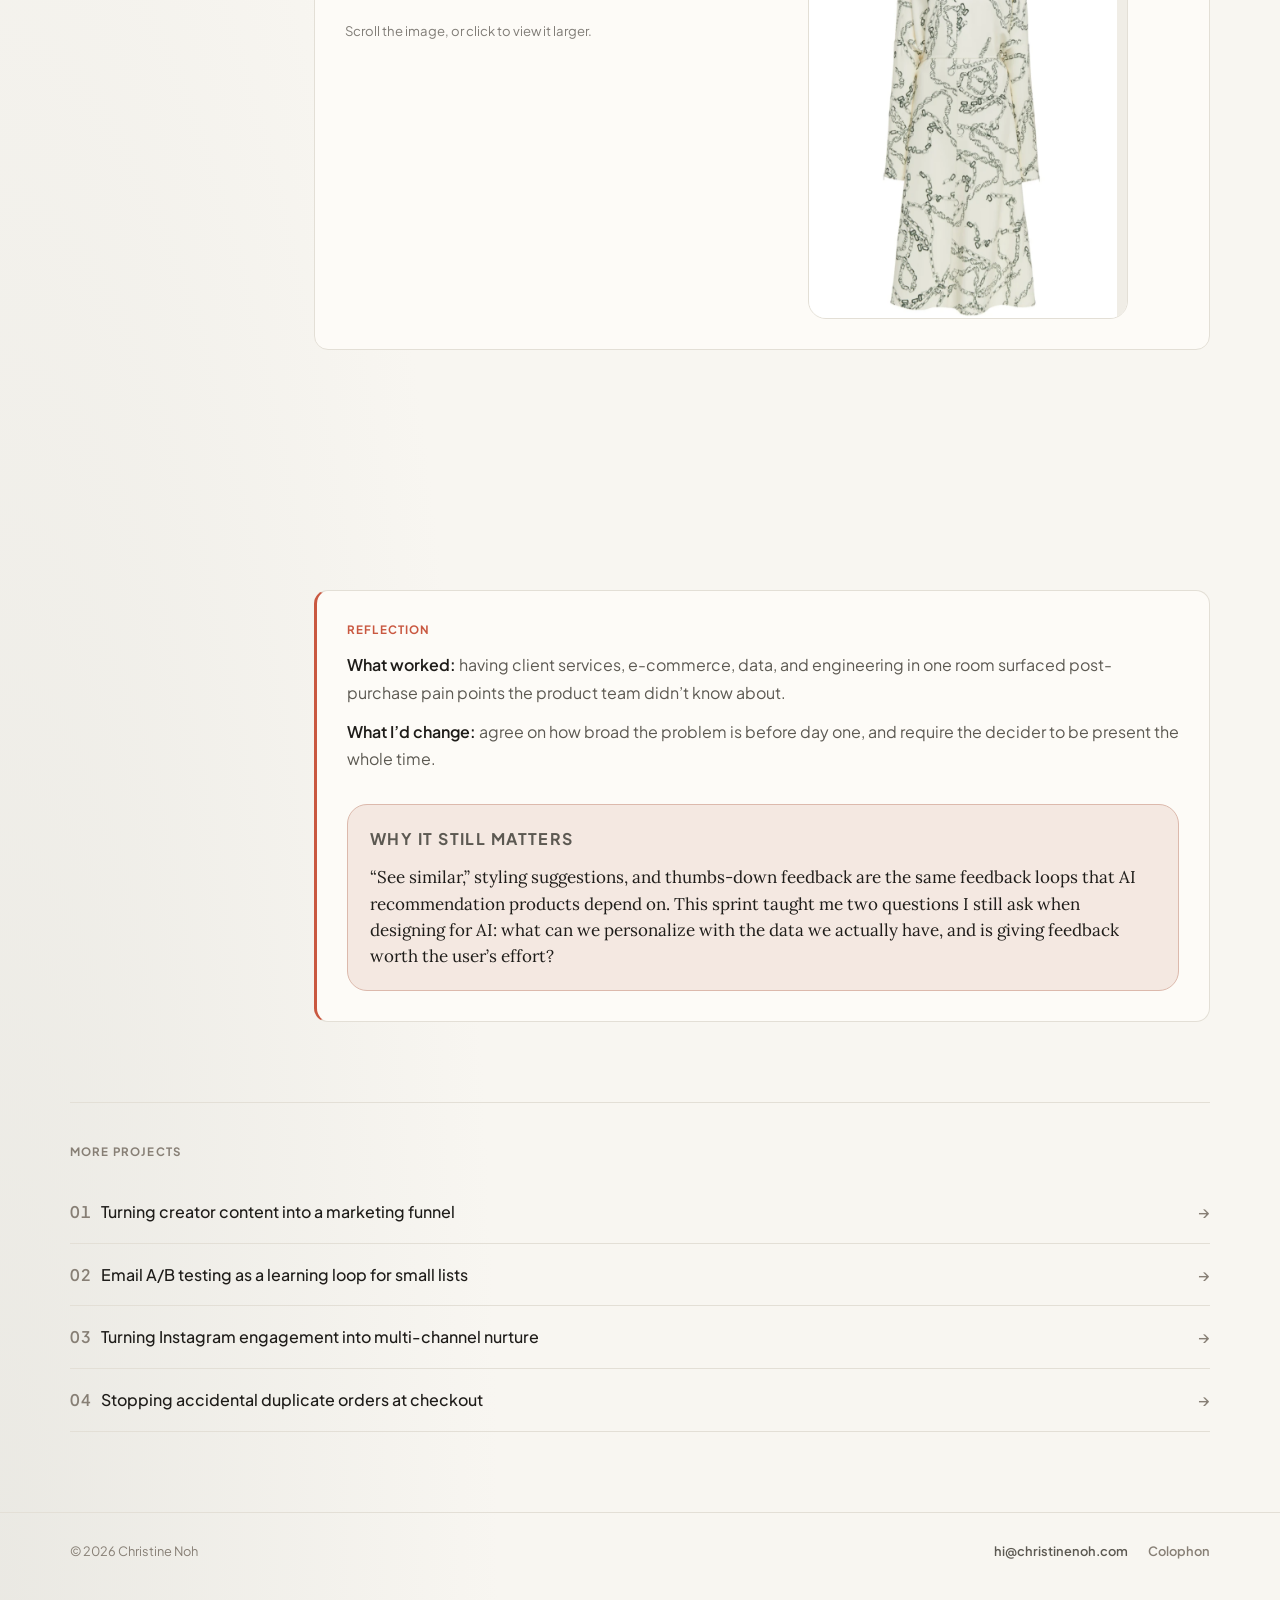
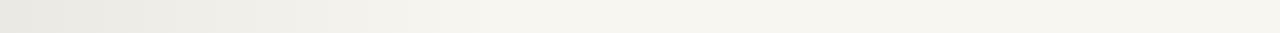
<file: case-study-05.html>
<!DOCTYPE html>
<html lang="en">
  <head>
    <meta charset="UTF-8" />
    <meta name="viewport" content="width=device-width, initial-scale=1.0" />
    <title>Personalization before the data was ready — Christine Noh</title>
    <link rel="icon" href="./assets/favicon.svg?v=c1" type="image/svg+xml" />
    <link rel="icon" href="./assets/favicon-32.png?v=c1" type="image/png" sizes="32x32" />
    <link rel="apple-touch-icon" href="./assets/apple-touch-icon.png?v=c1" />
    <link rel="preconnect" href="https://fonts.googleapis.com" />
    <link rel="preconnect" href="https://fonts.gstatic.com" crossorigin />
    <link
      href="https://fonts.googleapis.com/css2?family=Lora:ital,wght@0,400;0,500;0,600;1,400&family=Plus+Jakarta+Sans:ital,wght@0,400;0,500;0,600;0,700;1,400&display=swap"
      rel="stylesheet"
    />
    <link rel="stylesheet" href="./styles.css?v=nav1-metaclean1-moda1" />
    <link rel="stylesheet" href="./mockups.css?v=cs3mobile2" />
  </head>
  <body class="page-case">
    <div class="scroll-progress" data-scroll-progress aria-hidden="true"></div>
    <div class="grain" aria-hidden="true"></div>
    <header class="site-header" data-header>
      <div class="container header-inner">
        <a class="brand" href="./index.html" data-page-link aria-label="Christine Noh — Home">Christine Noh</a>
        <nav class="header-nav" aria-label="Primary">
          <span class="nav-divider" aria-hidden="true"></span>
          <a class="nav-link" href="./resume.html" data-page-link>Resume</a>
          <a class="nav-link" href="https://www.linkedin.com/in/xtinesun" target="_blank" rel="noopener noreferrer">LinkedIn</a>
          <a class="nav-link nav-link--accent" href="mailto:hi@christinenoh.com">Email</a>
        </nav>
      </div>
    </header>
    <main class="container case-wrap">
      <a class="back-link reveal is-visible" href="./index.html#earlier" data-page-link>← Back to projects</a>

      <figure class="case-hero-mockup case-hero-mockup--moda case-hero-mockup--pers reveal" data-reveal aria-label="Hero visual">
        <img class="case-media-img" src="./assets/moda/pers-hero.webp?v=1" alt="Moda Operandi mobile product list with personalized similar-item suggestions" width="1272" height="1086" decoding="async" fetchpriority="high" />
      </figure>

      <header class="case-header reveal" data-reveal>
        <span class="project-tag">Personalization · Design sprint · Moda Operandi</span>
        <h1>Personalization before the data was ready</h1>
        <p class="case-subtitle">Moda Operandi wanted shopping that felt curated for each customer, but the data to power it was still being built. I co-led a 5-day sprint across seven functions to decide what we could personalize now, and what had to wait.</p>
        <div class="case-meta-row">
          <span class="case-read-time">5 min read</span>
        </div>
      </header>

      <section class="case-exec reveal" data-reveal aria-label="Project details">
        <dl class="case-exec-meta">
          <div class="case-exec-item"><dt>Role</dt><dd>Product Designer · Personalization squad</dd></div>
          <div class="case-exec-item"><dt>Timeline</dt><dd>5-day sprint · Q1 2019</dd></div>
          <div class="case-exec-item"><dt>Team</dt><dd>1 PM · 1 eng · 1 UX designer + 7 functions</dd></div>
        </dl>
      </section>

      <aside class="case-tldr reveal" data-reveal aria-label="Case study summary">
        <p class="case-tldr-label">At a glance</p>
        <ul class="case-tldr-list">
          <li><strong>Gap:</strong> Shoppers had no way to shape their experience, and full personalization depended on data infrastructure that wasn’t ready.</li>
          <li><strong>Bet:</strong> Bring the experience of shopping with a stylist to customers who don’t have one, starting with features that didn’t depend on mature data.</li>
          <li><strong>Result:</strong> A 3-month roadmap, one fix shipped without testing, and two concepts tested with returning customers. 5/5 testers valued the styling section.</li>
        </ul>
      </aside>

      <div class="case-layout">
        <nav class="case-nav" aria-label="Case study sections" data-case-nav>
          <p class="case-nav-label">On this page</p>
          <ul>
            <li><a href="#role" data-nav-link>My role</a></li>
            <li><a href="#context" data-nav-link>Business context</a></li>
            <li><a href="#sprint" data-nav-link>The sprint</a></li>
            <li><a href="#insights" data-nav-link>Insights</a></li>
            <li><a href="#decisions" data-nav-link>Decisions</a></li>
            <li><a href="#testing" data-nav-link>What we tested</a></li>
            <li><a href="#outcome" data-nav-link>Outcome</a></li>
            <li><a href="#reflection" data-nav-link>Reflection</a></li>
          </ul>
        </nav>

        <div class="case-content">
          <section class="case-block reveal" id="role" data-reveal data-section>
            <h2>My role &amp; constraints</h2>
            <p><strong>Product Designer on the Personalization squad.</strong> With the PM and a UX designer, I designed and ran a 5-day Google Ventures–style design sprint.</p>
            <p><strong>Owned:</strong> the sprint plan and facilitation with the PM, sketches and prototypes, and the user test plans.</p>
            <p><strong>Constraint:</strong> the data infrastructure for personalization was still being built in Q1–Q2, so anything we shipped soon had to work with the data Moda already had.</p>
          </section>

          <section class="case-block reveal" id="context" data-reveal data-section>
            <h2>Business context</h2>
            <p>ModaOperandi.com lets shoppers buy directly from designers’ runway collections. In early 2019 the company formed a squad to create a shopping experience curated for each customer, with the goal of increasing conversion. My job with the PM was to build a realistic Q2–Q3 design roadmap, find quick wins, and strengthen basic capabilities while the data caught up.</p>
          </section>

          <section class="case-block reveal" id="sprint" data-reveal data-section>
            <h2>The sprint</h2>
            <p>We brought in one expert from each part of the business: Client Services, E-commerce, Engineering, Data, and Product Design, with the VP of Product Design facilitating and the PM as decider.</p>
              <figure class="case-decision-figure case-figure--media">
                <button type="button" class="case-media-trigger" data-media-expand data-media-hires
                  data-media-src="./assets/moda/pers-agenda.webp?v=1" data-media-alt="Five-day design sprint agenda" aria-label="View larger: Five-day design sprint agenda">
                  <img src="./assets/moda/pers-agenda.webp?v=1" alt="Five-day design sprint agenda" width="1600" height="702" loading="lazy" decoding="async" />
                </button>
                <figcaption>The 5-day sprint plan.</figcaption>
              </figure>
            <p>Expert interviews closed knowledge gaps: who our shoppers were, what had already been tried, and what technical constraints blocked “best in class” personalization. We turned those into “How might we” questions, mapped the customer journey, and voted on where to focus.</p>
            <div class="case-media-row case-media-row--pair">
              <figure class="case-decision-figure case-figure--media">
                <button type="button" class="case-media-trigger" data-media-expand data-media-hires
                  data-media-src="./assets/moda/pers-hmw.webp?v=1" data-media-alt="Wall of How Might We sticky notes from expert interviews" aria-label="View larger: Wall of How Might We sticky notes from expert interviews">
                  <img src="./assets/moda/pers-hmw.webp?v=1" alt="Wall of How Might We sticky notes from expert interviews" width="1200" height="1600" loading="lazy" decoding="async" />
                </button>
                <figcaption>“How might we” notes from expert interviews.</figcaption>
              </figure>
              <figure class="case-decision-figure case-figure--media">
                <button type="button" class="case-media-trigger" data-media-expand data-media-hires
                  data-media-src="./assets/moda/pers-journey.webp?v=1" data-media-alt="Customer journey map with voted How Might We notes" aria-label="View larger: Customer journey map with voted How Might We notes">
                  <img src="./assets/moda/pers-journey.webp?v=1" alt="Customer journey map with voted How Might We notes" width="1545" height="867" loading="lazy" decoding="async" />
                </button>
                <figcaption>The customer journey, with the winning notes placed on it.</figcaption>
              </figure>
            </div>
            <p class="case-impact-label" style="margin-top:1.5rem">Focus</p>
            <p>Returning customers · mobile · the discovery stage, based on the data team’s signal that mobile use was rising.</p>
            <ul class="case-constraints">
              <li>How might we create a stylist-like experience for customers who don’t have a stylist?</li>
              <li>How might we understand customers through their browsing, shopping behavior, and favorites?</li>
              <li>How might we make content easier to discover and search?</li>
            </ul>
          </section>

          <section class="case-block reveal" id="insights" data-reveal data-section>
            <h2>Insights: scope to what the data can support</h2>
            <p>A lightning demo of competitors (ASOS, Spring, Birchbox, TJ Maxx and others) produced a long list of ideas: a style quiz, “because you bought” recommendations, homepages that adapt to weather and location, and a “what’s already in my closet” view. Most of them needed data Moda didn’t have yet.</p>
            <p><strong>The call:</strong> we put the data-heavy ideas on the roadmap and spent the sprint on features that could work with the data Moda already had.</p>
              <figure class="case-decision-figure case-figure--media">
                <button type="button" class="case-media-trigger" data-media-expand data-media-hires
                  data-media-src="./assets/moda/pers-lightning.webp?v=1" data-media-alt="Lightning demo collage of competitor personalization features" aria-label="View larger: Lightning demo collage of competitor personalization features">
                  <img src="./assets/moda/pers-lightning.webp?v=1" alt="Lightning demo collage of competitor personalization features" width="5512" height="5806" loading="lazy" decoding="async" />
                </button>
                <figcaption>Lightning demo: personalization patterns from direct and indirect competitors.</figcaption>
              </figure>
          </section>

          <section class="case-decisions reveal" id="decisions" data-reveal data-section>
            <div class="case-section-box case-decisions-box">
              <header class="case-decisions-head">
                <h2 class="case-decisions-heading">Decisions</h2>
                <p class="case-decisions-lede">Four concepts went up on the wall: a personalized homepage, like/dislike and “see similar” on the product list page, “How to style it” on the product page, and a better no-results search. The group voted on what to do with each.</p>
              </header>
              <div class="case-decisions-group">
                <div class="case-decisions-stack">
                  <article class="case-decision-item case-decision-item--media" id="decision-1">
                    <div class="case-decision-copy">
                      <h4 class="case-decision-item-title"><span class="case-decision-num">01</span>Ship the no-results search fix right away</h4>
                      <p class="case-decision-item-body">Low risk, no test needed: shoppers who hit a dead end in search get personalized content instead of an empty page.</p>
                    </div>
              <figure class="case-decision-figure case-figure--media">
                <button type="button" class="case-media-trigger" data-media-expand data-media-hires
                  data-media-src="./assets/moda/pers-art-museum.webp?v=1" data-media-alt="Art museum wall of sketched personalization concepts with votes" aria-label="View larger: Art museum wall of sketched personalization concepts with votes">
                  <img src="./assets/moda/pers-art-museum.webp?v=1" alt="Art museum wall of sketched personalization concepts with votes" width="2068" height="1342" loading="lazy" decoding="async" />
                </button>
              </figure>
                  </article>
                  <article class="case-decision-item" id="decision-2">
                    <div class="case-decision-copy">
                      <h4 class="case-decision-item-title"><span class="case-decision-num">02</span>Prototype “see similar” on the product list page</h4>
                      <p class="case-decision-item-body">Shoppers find alternatives without leaving the page, the way a stylist would suggest similar pieces.</p>
                    </div>

                  </article>
                  <article class="case-decision-item case-decision-item--media" id="decision-3">
                    <div class="case-decision-copy">
                      <h4 class="case-decision-item-title"><span class="case-decision-num">03</span>Prototype “How to style it” and a thumbs-down on the product page</h4>
                      <p class="case-decision-item-body">Shoppers can put outfits together, and a thumbs-down lets them give feedback that shapes future suggestions.</p>
                    </div>
              <figure class="case-decision-figure case-figure--media">
                <button type="button" class="case-media-trigger" data-media-expand data-media-hires
                  data-media-src="./assets/moda/pers-test-flow.webp?v=1" data-media-alt="User test flow mapped on the wall with sticky notes" aria-label="View larger: User test flow mapped on the wall with sticky notes">
                  <img src="./assets/moda/pers-test-flow.webp?v=1" alt="User test flow mapped on the wall with sticky notes" width="4032" height="3024" loading="lazy" decoding="async" />
                </button>
              </figure>
                  </article>
                </div>
              </div>
            </div>
          </section>

          <section class="case-block reveal" id="testing" data-reveal data-section>
            <h2>What we tested</h2>
            <p>We ran moderated usability tests on mobile prototypes with returning customers who had shopped on Moda in the last 6 months. <em>Small qualitative tests, used for direction, not proof.</em></p>
            <div class="case-feature-list">
              <div class="case-feature">
                <div class="case-feature-text">
                  <h4><span class="case-research-num">01</span> · See similar (product list page, 4 shoppers)</h4>
                  <ul class="case-constraints">
                    <li><strong>4/4</strong> found the interaction clear and easy to use.</li>
                    <li><strong>3/4</strong> still started with filter and sort, so “see similar” was a nice-to-have rather than a main entry point.</li>
                    <li>Several expected similar items on the product page, which showed where it should go next.</li>
                  </ul>
                  <p class="case-feature-hint">Scroll the image, or click to view it larger.</p>
                </div>
                    <figure class="case-feature-media case-feature-media--scroll case-feature-media--phone">
                      <button type="button" class="case-media-trigger case-media-trigger--scroll" data-media-expand data-media-scroll
                        data-media-src="./assets/moda/pers-plp-prototype.webp?v=1" data-media-alt="Mobile product list prototype with a see-similar carousel" aria-label="View larger: Mobile product list prototype with a see-similar carousel">
                        <img src="./assets/moda/pers-plp-prototype.webp?v=1" alt="Mobile product list prototype with a see-similar carousel" loading="lazy" width="750" height="7106" />
                      </button>
                    </figure>
              </div>
              <div class="case-feature">
                <div class="case-feature-text">
                  <h4><span class="case-research-num">02</span> · How to style it + thumbs-down (product page, 5 shoppers)</h4>
                  <ul class="case-constraints">
                    <li><strong>5/5 liked the styling section</strong> because it helped them put outfits together.</li>
                    <li>Only <strong>1/5</strong> noticed the thumbs-down. Most scrolled past the suggestions, which raised a real question: is giving feedback worth the shopper’s effort?</li>
                    <li>Many shoppers focused on product details and never reached the bottom of the page.</li>
                  </ul>
                  <p class="case-feature-hint">Scroll the image, or click to view it larger.</p>
                </div>
                    <figure class="case-feature-media case-feature-media--scroll case-feature-media--phone">
                      <button type="button" class="case-media-trigger case-media-trigger--scroll" data-media-expand data-media-scroll
                        data-media-src="./assets/moda/pers-pdp-prototype.webp?v=1" data-media-alt="Mobile product page prototype with How to style it and thumbs-down feedback" aria-label="View larger: Mobile product page prototype with How to style it and thumbs-down feedback">
                        <img src="./assets/moda/pers-pdp-prototype.webp?v=1" alt="Mobile product page prototype with How to style it and thumbs-down feedback" loading="lazy" width="752" height="5754" />
                      </button>
                    </figure>
              </div>
            </div>
          </section>

          <section class="case-block reveal" id="outcome" data-reveal data-section>
            <h2>Outcome</h2>
            <ul class="case-constraints">
              <li><strong>Shipped without testing:</strong> the no-results search fix.</li>
              <li><strong>Prioritized:</strong> “How to style it,” planned in phases because styling was still done by hand by stylists.</li>
              <li><strong>Refined:</strong> “see similar,” with a clearer “view all similar” call to action and an exploration of putting it on the product page.</li>
              <li><strong>Roadmap:</strong> a 3-month plan for the squad, with the data-heavy ideas sequenced behind the infrastructure work.</li>
            </ul>
          </section>

          <section class="case-block case-block--reflection reveal" id="reflection" data-reveal data-section>
            <h2>Reflection</h2>
            <p><strong>What worked:</strong> having client services, e-commerce, data, and engineering in one room surfaced post-purchase pain points the product team didn’t know about.</p>
            <p><strong>What I’d change:</strong> agree on how broad the problem is before day one, and require the decider to be present the whole time.</p>
            <aside class="case-today" aria-label="Why it still matters">
              <p class="case-today-label">Why it still matters</p>
              <p>“See similar,” styling suggestions, and thumbs-down feedback are the same feedback loops that AI recommendation products depend on. This sprint taught me two questions I still ask when designing for AI: what can we personalize with the data we actually have, and is giving feedback worth the user’s effort?</p>
            </aside>
          </section>
        </div>
      </div>
      <section class="case-more reveal" data-reveal aria-label="More projects">
        <h2>More projects</h2>
        <ul class="case-more-list">
          <li><a href="./case-study-01.html" data-page-link><span class="case-more-label"><span class="case-more-num">01</span> Turning creator content into a marketing funnel</span> <span class="case-more-arrow">→</span></a></li>
          <li><a href="./case-study-02.html" data-page-link><span class="case-more-label"><span class="case-more-num">02</span> Email A/B testing as a learning loop for small lists</span> <span class="case-more-arrow">→</span></a></li>
          <li><a href="./case-study-03.html" data-page-link><span class="case-more-label"><span class="case-more-num">03</span> Turning Instagram engagement into multi-channel nurture</span> <span class="case-more-arrow">→</span></a></li>
          <li><a href="./case-study-04.html" data-page-link><span class="case-more-label"><span class="case-more-num">04</span> Stopping accidental duplicate orders at checkout</span> <span class="case-more-arrow">→</span></a></li>
        </ul>
      </section>
    </main>
    <footer class="site-footer">
      <div class="container footer-inner">
        <p>&copy; <span data-year></span> Christine Noh</p>
        <nav class="footer-nav" aria-label="Footer">
          <a class="footer-email" href="mailto:hi@christinenoh.com">hi@christinenoh.com</a>
          <a class="footer-link" href="./colophon.html" data-page-link>Colophon</a>
        </nav>
      </div>
    </footer>
    <div class="media-modal" data-media-modal hidden aria-hidden="true">
      <div class="media-modal-backdrop" data-media-modal-close tabindex="-1" aria-hidden="true"></div>
      <div class="media-modal-dialog" role="dialog" aria-modal="true" aria-label="Expanded media view">
        <img class="media-modal-image" data-media-modal-image alt="" hidden />
        <video class="media-modal-video" data-media-modal-video muted loop playsinline controls hidden></video>
        <button type="button" class="media-modal-close" data-media-modal-close aria-label="Close expanded view">Close</button>
      </div>
      <div class="media-modal-pan-zoom" data-media-pan-zoom hidden>
        <button type="button" class="media-modal-pan-zoom-btn" data-media-zoom-out aria-label="Zoom out">−</button>
        <button
          type="button"
          class="media-modal-pan-zoom-label"
          data-media-zoom-label
          data-media-zoom-fit
          aria-label="Fit entire artboard to view"
          title="Fit to view"
        >Fit</button>
        <button type="button" class="media-modal-pan-zoom-btn" data-media-zoom-in aria-label="Zoom in">+</button>
      </div>
    </div>
    <script src="./script.js?v=copyemail3"></script>
      <script src="./media.js?v=deeper1"></script>
      <div class="gesture-ui">
      <button type="button" class="gesture-toggle" data-gesture-toggle aria-pressed="false" data-label-off="✋ Gesture mode" data-label-on="✋ Stop gesture mode">✋ Gesture mode</button>
      <div class="gesture-panel" data-gesture-panel hidden>
        <button type="button" class="gesture-panel-close" data-gesture-close aria-label="Close gesture legend">×</button>
        <div data-gesture-live hidden>
          <video class="gesture-video" data-gesture-video autoplay muted playsinline aria-label="Camera preview for hand gestures"></video>
          <p class="gesture-status" data-gesture-status>Starting…</p>
        </div>
        <ul class="gesture-legend">
          <li>☝️ Point your finger — move cursor (pauses scroll)</li>
          <li>👍 Thumbs up — click</li>
          <li>✋ Open palm — scroll down</li>
          <li>✊ Fist — scroll up</li>
          <li>✌️ Peace sign — go back</li>
        </ul>
        <p class="gesture-note">Video is processed on your device and never uploaded.</p>
      </div>
      <div class="gesture-cursor" data-gesture-cursor hidden aria-hidden="true"><span class="gesture-cursor-label" data-gesture-cursor-label></span></div>
    <script type="module" src="./gestures.js?v=gm10"></script>
  </body>
</html>
</file>
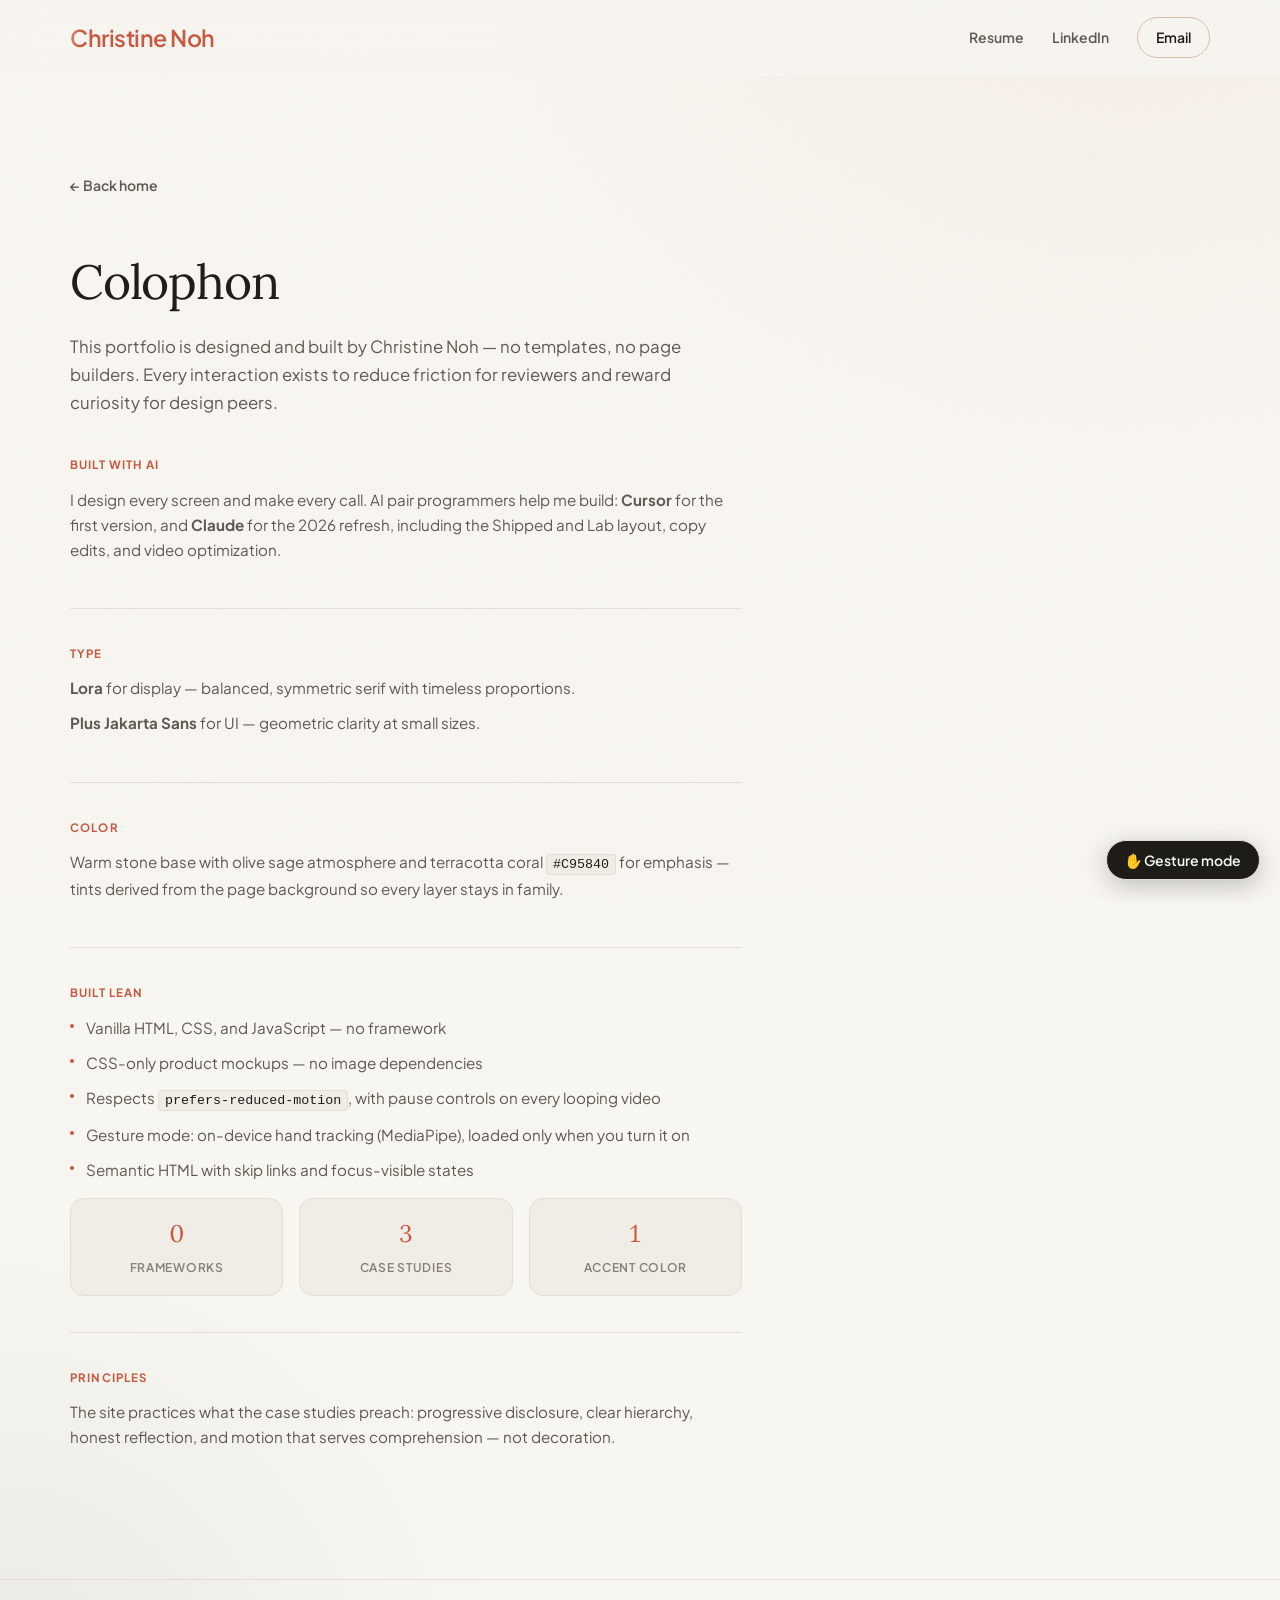
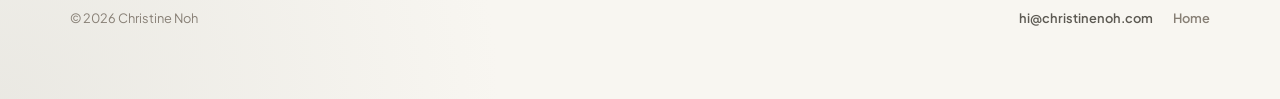
<file: colophon.html>
<!DOCTYPE html>
<html lang="en">
  <head>
    <meta charset="UTF-8" />
    <meta name="viewport" content="width=device-width, initial-scale=1.0" />
    <title>Colophon — Christine Noh</title>
    <link rel="icon" href="./assets/favicon.svg?v=c1" type="image/svg+xml" />
    <link rel="icon" href="./assets/favicon-32.png?v=c1" type="image/png" sizes="32x32" />
    <link rel="apple-touch-icon" href="./assets/apple-touch-icon.png?v=c1" />
    <link rel="preconnect" href="https://fonts.googleapis.com" />
    <link rel="preconnect" href="https://fonts.gstatic.com" crossorigin />
    <link
      href="https://fonts.googleapis.com/css2?family=Lora:ital,wght@0,400;0,500;0,600;1,400&family=Plus+Jakarta+Sans:ital,wght@0,400;0,500;0,600;0,700;1,400&display=swap"
      rel="stylesheet"
    />
    <link rel="stylesheet" href="./styles.css?v=nav1-moda1" />
  </head>
  <body class="page-colophon">
    <div class="grain" aria-hidden="true"></div>

    <header class="site-header" data-header>
      <div class="container header-inner">
        <a class="brand" href="./index.html" data-page-link aria-label="Christine Noh — Home">Christine Noh</a>
        <nav class="header-nav" aria-label="Primary">
          <span class="nav-divider" aria-hidden="true"></span>
          <a class="nav-link" href="./resume.html" data-page-link>
            Resume
          </a>
          <a class="nav-link" href="https://www.linkedin.com/in/xtinesun" target="_blank" rel="noopener noreferrer">
            LinkedIn
          </a>
          <a class="nav-link nav-link--accent" href="mailto:hi@christinenoh.com">
            Email
          </a>
        </nav>
      </div>
    </header>

    <main class="container">
      <a class="back-link" href="./index.html" data-page-link>← Back home</a>

      <article class="colophon-content reveal is-visible">
        <h1>Colophon</h1>
        <p class="colophon-lead">
          This portfolio is designed and built by Christine Noh — no templates, no page builders.
          Every interaction exists to reduce friction for reviewers and reward curiosity for design peers.
        </p>

        <section class="colophon-section">
          <h2>Built with AI</h2>
          <p>I design every screen and make every call. AI pair programmers help me build: <strong>Cursor</strong> for the first version, and <strong>Claude</strong> for the 2026 refresh, including the Shipped and Lab layout, copy edits, and video optimization.</p>
        </section>

        <section class="colophon-section">
          <h2>Type</h2>
          <p><strong>Lora</strong> for display — balanced, symmetric serif with timeless proportions.</p>
          <p><strong>Plus Jakarta Sans</strong> for UI — geometric clarity at small sizes.</p>
        </section>

        <section class="colophon-section">
          <h2>Color</h2>
          <p>Warm stone base with olive sage atmosphere and terracotta coral <code>#C95840</code> for emphasis — tints derived from the page background so every layer stays in family.</p>
        </section>

        <section class="colophon-section">
          <h2>Built lean</h2>
          <ul>
            <li>Vanilla HTML, CSS, and JavaScript — no framework</li>
            <li>CSS-only product mockups — no image dependencies</li>
            <li>Respects <code>prefers-reduced-motion</code>, with pause controls on every looping video</li>
            <li>Gesture mode: on-device hand tracking (MediaPipe), loaded only when you turn it on</li>
            <li>Semantic HTML with skip links and focus-visible states</li>
          </ul>
          <div class="colophon-stats">
            <div class="colophon-stat">
              <span class="colophon-stat-num">0</span>
              <span class="colophon-stat-label">Frameworks</span>
            </div>
            <div class="colophon-stat">
              <span class="colophon-stat-num">3</span>
              <span class="colophon-stat-label">Case studies</span>
            </div>
            <div class="colophon-stat">
              <span class="colophon-stat-num">1</span>
              <span class="colophon-stat-label">Accent color</span>
            </div>
          </div>
        </section>

        <section class="colophon-section">
          <h2>Principles</h2>
          <p>The site practices what the case studies preach: progressive disclosure, clear hierarchy, honest reflection, and motion that serves comprehension — not decoration.</p>
        </section>
      </article>
    </main>

    <footer class="site-footer">
      <div class="container footer-inner">
        <p>&copy; <span data-year></span> Christine Noh</p>
        <nav class="footer-nav" aria-label="Footer">
          <a class="footer-email" href="mailto:hi@christinenoh.com">hi@christinenoh.com</a>
          <a class="footer-link" href="./index.html" data-page-link>Home</a>
        </nav>
      </div>
    </footer>

    <script src="./script.js?v=copyemail3"></script>
      <div class="gesture-ui">
      <button type="button" class="gesture-toggle" data-gesture-toggle aria-pressed="false" data-label-off="✋ Gesture mode" data-label-on="✋ Stop gesture mode">✋ Gesture mode</button>
      <div class="gesture-panel" data-gesture-panel hidden>
        <button type="button" class="gesture-panel-close" data-gesture-close aria-label="Close gesture legend">×</button>
        <div data-gesture-live hidden>
          <video class="gesture-video" data-gesture-video autoplay muted playsinline aria-label="Camera preview for hand gestures"></video>
          <p class="gesture-status" data-gesture-status>Starting…</p>
        </div>
        <ul class="gesture-legend">
          <li>☝️ Point your finger — move cursor (pauses scroll)</li>
          <li>👍 Thumbs up — click</li>
          <li>✋ Open palm — scroll down</li>
          <li>✊ Fist — scroll up</li>
          <li>✌️ Peace sign — go back</li>
        </ul>
        <p class="gesture-note">Video is processed on your device and never uploaded.</p>
      </div>
      <div class="gesture-cursor" data-gesture-cursor hidden aria-hidden="true"><span class="gesture-cursor-label" data-gesture-cursor-label></span></div>
    <script type="module" src="./gestures.js?v=gm10"></script>
  </body>
</html>
</file>
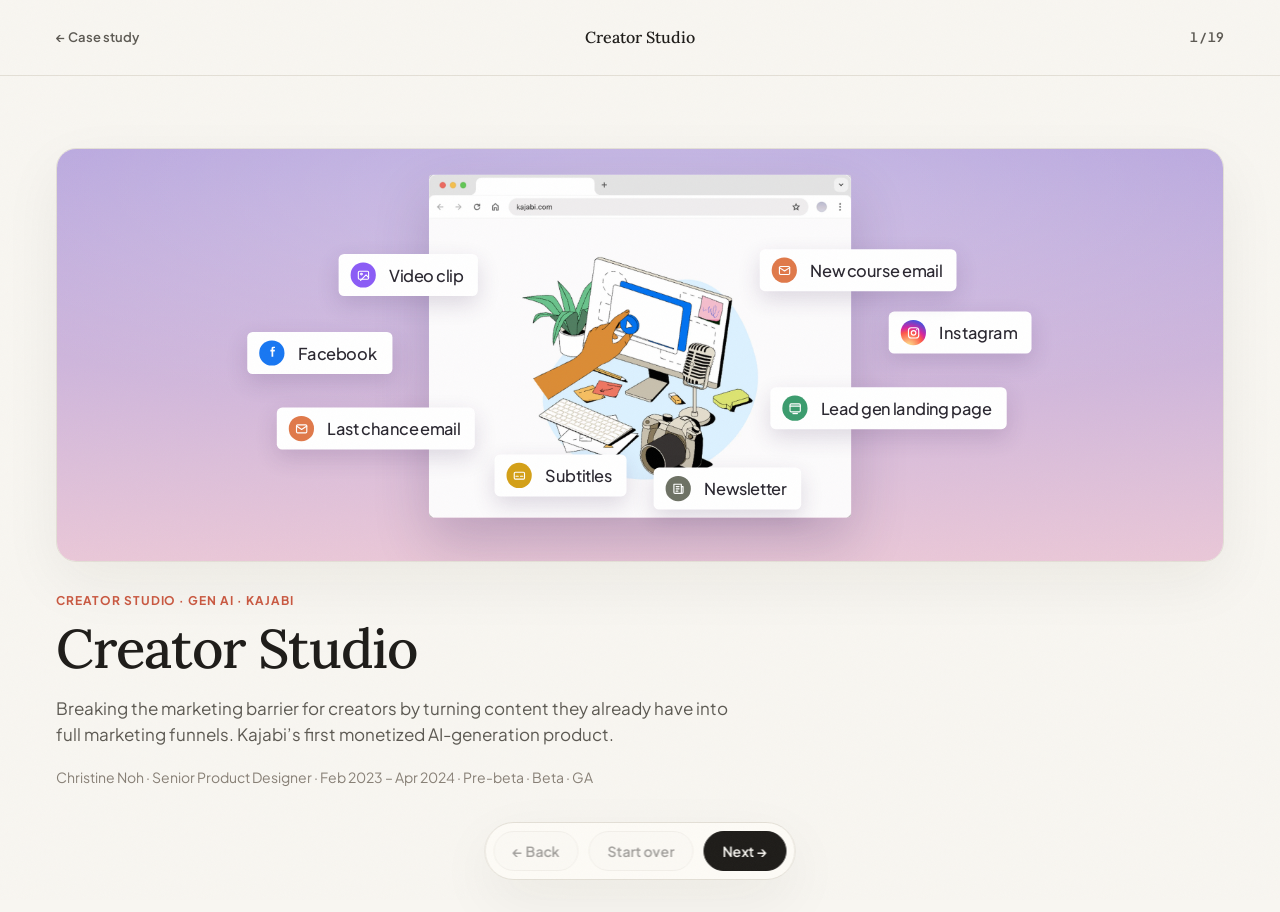
<file: cs1-presentation.html>
<!DOCTYPE html>
<html lang="en">
  <head>
    <meta charset="UTF-8" />
    <meta name="viewport" content="width=device-width, initial-scale=1.0" />
    <title>Creator Studio — Presentation · Christine Noh</title>
    <link rel="icon" href="./assets/favicon.svg?v=c1" type="image/svg+xml" />
    <link rel="icon" href="./assets/favicon-32.png?v=c1" type="image/png" sizes="32x32" />
    <link rel="apple-touch-icon" href="./assets/apple-touch-icon.png?v=c1" />
    <link rel="preconnect" href="https://fonts.googleapis.com" />
    <link rel="preconnect" href="https://fonts.gstatic.com" crossorigin />
    <link
      href="https://fonts.googleapis.com/css2?family=Lora:ital,wght@0,400;0,500;0,600;1,400&family=Plus+Jakarta+Sans:ital,wght@0,400;0,500;0,600;0,700;1,400&display=swap"
      rel="stylesheet"
    />
    <link rel="stylesheet" href="./styles.css?v=nav1" />
  </head>
  <body class="page-deck" data-deck>
    <div class="grain" aria-hidden="true"></div>

    <header class="deck-chrome">
      <a class="deck-exit" href="./case-study-01.html" data-page-link>← Case study</a>
      <p class="deck-title">Creator Studio</p>
      <p class="deck-progress" data-deck-progress aria-live="polite">1 / 14</p>
    </header>

    <main class="deck-stage" aria-label="Creator Studio presentation">
      <!-- 1 Title -->
      <section class="deck-slide is-active" data-slide aria-label="Slide 1 · Title">
        <div class="deck-hero case-hero-mockup" aria-hidden="false">
          <div class="hero-scene" role="img" aria-label="Creator Studio turns one source video into a full marketing funnel — video clips, Instagram and Facebook posts, course emails, subtitles, a newsletter, and a lead-gen landing page">
            <div class="hero-stage">
            <div class="hero-cluster">
            <div class="hero-window">
              <img class="hero-window-img" src="./assets/cs-hero-browser-3x.webp?v=w1" alt="" width="927" height="753" decoding="async" />
            </div>

            <div class="hero-chip" style="--ox:-16.58%;--oy:-14.23%">
              <div class="hero-chip-inner" style="animation-duration:5.4s;animation-delay:-.2s">
                <span class="hero-chip-icon" style="--tint:#8b5cf6">
                  <svg viewBox="0 0 24 24" width="15" height="15" fill="none" stroke="currentColor" stroke-width="2" stroke-linecap="round" stroke-linejoin="round"><rect x="3" y="5" width="18" height="14" rx="2"/><circle cx="8.5" cy="10" r="1.5"/><path d="m21 16-4.5-4.5L7 21"/></svg>
                </span>
                <span class="hero-chip-label">Video clip</span>
              </div>
            </div>

            <div class="hero-chip" style="--ox:22.92%;--oy:-2.63%">
              <div class="hero-chip-inner" style="animation-duration:6.1s;animation-delay:-1.3s">
                <span class="hero-chip-icon hero-chip-icon--ig">
                  <svg viewBox="0 0 24 24" width="15" height="15" fill="none" stroke="#fff" stroke-width="2" stroke-linecap="round" stroke-linejoin="round"><rect x="3" y="3" width="18" height="18" rx="5"/><circle cx="12" cy="12" r="4"/><circle cx="17.5" cy="6.5" r="1.1" fill="#fff" stroke="none"/></svg>
                </span>
                <span class="hero-chip-label">Instagram</span>
              </div>
            </div>

            <div class="hero-chip" style="--ox:-22.88%;--oy:1.57%">
              <div class="hero-chip-inner" style="animation-duration:5.8s;animation-delay:-2.1s">
                <span class="hero-chip-icon" style="--tint:#1877f2">
                  <svg viewBox="0 0 24 24" width="15" height="15" fill="#fff"><path d="M14 9h2.5l.5-3H14V4.2c0-.8.3-1.2 1.3-1.2H17V.2C16.6.1 15.5 0 14.5 0 12 0 11 1.5 11 3.9V6H9v3h2v9h3z"/></svg>
                </span>
                <span class="hero-chip-label">Facebook</span>
              </div>
            </div>

            <div class="hero-chip" style="--ox:15.62%;--oy:-15.23%">
              <div class="hero-chip-inner" style="animation-duration:6.4s;animation-delay:-.8s">
                <span class="hero-chip-icon" style="--tint:#e0794a">
                  <svg viewBox="0 0 24 24" width="15" height="15" fill="none" stroke="currentColor" stroke-width="2" stroke-linecap="round" stroke-linejoin="round"><rect x="3" y="5" width="18" height="14" rx="2"/><path d="m3 7 9 6 9-6"/></svg>
                </span>
                <span class="hero-chip-label">New course email</span>
              </div>
            </div>

            <div class="hero-chip" style="--ox:-18.88%;--oy:16.67%">
              <div class="hero-chip-inner" style="animation-duration:5.6s;animation-delay:-3.2s">
                <span class="hero-chip-icon" style="--tint:#e0794a">
                  <svg viewBox="0 0 24 24" width="15" height="15" fill="none" stroke="currentColor" stroke-width="2" stroke-linecap="round" stroke-linejoin="round"><rect x="3" y="5" width="18" height="14" rx="2"/><path d="m3 7 9 6 9-6"/></svg>
                </span>
                <span class="hero-chip-label">Last chance email</span>
              </div>
            </div>

            <div class="hero-chip" style="--ox:17.72%;--oy:12.67%">
              <div class="hero-chip-inner" style="animation-duration:6.2s;animation-delay:-2.7s">
                <span class="hero-chip-icon" style="--tint:#3b9c6e">
                  <svg viewBox="0 0 24 24" width="15" height="15" fill="none" stroke="currentColor" stroke-width="2" stroke-linecap="round" stroke-linejoin="round"><rect x="3" y="4" width="18" height="14" rx="2"/><path d="M3 8h18M8 21h8"/></svg>
                </span>
                <span class="hero-chip-label">Lead gen landing page</span>
              </div>
            </div>

            <div class="hero-chip" style="--ox:-5.68%;--oy:26.17%">
              <div class="hero-chip-inner" style="animation-duration:5.9s;animation-delay:-1.7s">
                <span class="hero-chip-icon" style="--tint:#d4a017">
                  <svg viewBox="0 0 24 24" width="15" height="15" fill="none" stroke="currentColor" stroke-width="2" stroke-linecap="round" stroke-linejoin="round"><rect x="3" y="6" width="18" height="12" rx="2"/><path d="M6 13h4M14 13h4"/></svg>
                </span>
                <span class="hero-chip-label">Subtitles</span>
              </div>
            </div>

            <div class="hero-chip" style="--ox:6.22%;--oy:28.77%">
              <div class="hero-chip-inner" style="animation-duration:6.6s;animation-delay:-4.1s">
                <span class="hero-chip-icon" style="--tint:#6d7164">
                  <svg viewBox="0 0 24 24" width="15" height="15" fill="none" stroke="currentColor" stroke-width="2" stroke-linecap="round" stroke-linejoin="round"><path d="M4 4h13v16H6a2 2 0 0 1-2-2z"/><path d="M17 8h3v10a2 2 0 0 1-2 2M8 8h5M8 12h5M8 16h3"/></svg>
                </span>
                <span class="hero-chip-label">Newsletter</span>
              </div>
            </div>
            </div>
            </div>
          </div>
        </div>
        <p class="deck-tag">Creator Studio · Gen AI · Kajabi</p>
        <h1 class="deck-h1">Creator Studio</h1>
        <p class="deck-lede">
          Breaking the marketing barrier for creators by turning content they already have into full marketing&nbsp;funnels.
          Kajabi’s first monetized AI-generation&nbsp;product.
        </p>
        <p class="deck-meta">Christine Noh · Senior Product Designer · Feb 2023 – Apr 2024 · Pre-beta · Beta · GA</p>
        <aside class="deck-notes" data-deck-notes hidden>
          <p class="deck-notes-label">Speaker notes</p>
          <p>Story: why it mattered → pre-beta bet → who led it → research → pre-beta product &amp; feedback → beta funnel &amp; feedback → GA rebuild → outcome → what’s next → reflection → AI thoughts.</p>
        </aside>
      </section>

      <!-- 2 Why -->
      <section class="deck-slide" data-slide hidden aria-label="Slide 2 · Why it mattered">
        <p class="deck-tag">Why it mattered</p>
        <h2 class="deck-h2">Earn = stay</h2>
        <p class="deck-story">
          Creators who never earn were Kajabi’s largest churn risk. Expertise didn’t become<br />
          contacts or revenue.
        </p>
        <ul class="deck-bullets">
          <li>According to our Marketing Experience Survey (Feb 2022, n=578),<br />~60% weren’t highly confident in marketing their business</li>
          <li>It took creators 8+ hrs to build a funnel</li>
          <li>At <strong>3.8%</strong> monthly churn, most of it came from that unprofitable segment</li>
        </ul>
        <div class="deck-stats">
          <div class="deck-stat"><span class="deck-stat-num">70%</span><span class="deck-stat-cap">of all churned had never earned</span></div>
          <div class="deck-stat"><span class="deck-stat-num">85%</span><span class="deck-stat-cap">of 3.8% monthly churn came from<br />the unprofitable segment</span></div>
          <div class="deck-stat"><span class="deck-stat-num">65%</span><span class="deck-stat-cap">lower churn with 1 contact / 30 days</span></div>
        </div>
        <p class="deck-story">
          Creator Studio was a bet that marketing help on content they already had would move activation and retention.
        </p>
        <ul class="deck-bullets">
          <li>Prior Kajabi AI already moved activation, but 3–10 word prompts<br />capped personalization.</li>
          <li>Creator Studio started from content creators already had — roughly<br /><strong>12,000 words</strong> of expertise per hour of course video — with <strong>10.5k</strong> on<br />the waitlist before&nbsp;Beta&nbsp;launch.</li>
        </ul>
      </section>

      <!-- 3 Role -->
      <section class="deck-slide" data-slide hidden aria-label="Slide 3 · My role">
        <p class="deck-tag">My role</p>
        <h2 class="deck-h2">Senior Product Designer, design lead · 0→1 through GA · team of 11</h2>
        <p class="deck-quiet">1 designer · 1 PM · 1 PMM · 2 researchers · 5 eng · 1 QA</p>
        <div class="deck-cols">
          <div class="deck-card">
            <p class="deck-card-label">Owned</p>
            <ul class="deck-bullets">
              <li>End-to-end UX</li>
              <li>Assistive AI principle</li>
              <li>First AI Design System patterns</li>
            </ul>
          </div>
          <div class="deck-card">
            <p class="deck-card-label">Co-led</p>
            <ul class="deck-bullets">
              <li>Strategy + funnel pivot</li>
              <li>Research direction</li>
              <li>First paid AI pricing</li>
            </ul>
          </div>
          <div class="deck-card">
            <p class="deck-card-label">Constraints</p>
            <ul class="deck-bullets">
              <li>No AI Design System precedent</li>
              <li>Pictory-capped stack (editing &amp; unit price)</li>
              <li>Mid-flight re-scope</li>
            </ul>
          </div>
        </div>
        <p class="deck-subhead">First AI Design System patterns</p>
        <ul class="deck-bullets">
          <li><strong>AI intake</strong> — one flow for video, audio, blog, PDF, web page, and YouTube — without prompt-engineering</li>
          <li><strong>Generation states</strong> — loading, progress, success, error, and retry for long-running AI jobs</li>
          <li><strong>Async toasts</strong> — “3 of 4 files ready” with a CTA back to the project</li>
          <li><strong>Editable AI outputs</strong> — every highlight/output can be added, removed, or edited</li>
          <li><strong>Media-type picker</strong> — select from 37+ generated output types</li>
        </ul>
        <p class="deck-quiet">Later reused across Kajabi’s AI surfaces.</p>
      </section>

      <!-- 4 Pre-beta section -->
      <section class="deck-slide deck-slide--thanks" data-slide hidden aria-label="Slide 4 · 01 Pre-beta">
        <p class="deck-tag deck-tag--spacer" aria-hidden="true">&nbsp;</p>
        <h2 class="deck-h1 deck-h1--accent">01 Pre-beta</h2>
      </section>

      <!-- 5 Research -->
      <section class="deck-slide" data-slide hidden aria-label="Slide 5 · Research">
        <p class="deck-tag">01 Pre-beta · Research findings</p>
        <h2 class="deck-h2">Marketing was the barrier,<br />not content creation</h2>
        <ul class="deck-bullets">
          <li>
            <strong>Marketing was the hard part</strong>
            <span class="deck-quiet"> (Marketing Experience Survey · Feb 2022 · n=578)</span>
          </li>
          <li>
            <strong>Creators wanted help from content they already had</strong>
            <span class="deck-quiet"> (AI Content Creation Survey · Nov 2022 · n=356)</span>
          </li>
          <li>
            <strong>They were already paying a stack outside Kajabi,</strong>
            ~9 tools on average, spending roughly $1,300/mo on extras
            <span class="deck-quiet"> (Third Party Tool Usage · Aug 2023 · n=534)</span>
          </li>
        </ul>
      </section>

      <!-- 6 Pre-beta strategy -->
      <section class="deck-slide" data-slide hidden aria-label="Slide 6 · Pre-beta strategy">
        <p class="deck-tag">01 Pre-beta · Strategy</p>
        <h2 class="deck-h2">Repurpose existing video<br>for social media content</h2>
        <p class="deck-story">
          Pre-beta let creators select their existing long-form videos from courses or coaching sessions.
          Then use Creator Studio’s AI to auto-select recommended parts of the video — with the ability to add or remove what AI
          had selected — and export the selected portion into a new clip fitted for various social media platforms.
        </p>
        <ul class="deck-bullets">
          <li><strong>Opening bet</strong> — prove “creators will repurpose content they already have”</li>
              <li><strong>White-label Pictory</strong> — partner on an MVP by white-labeling instead of building the video pipeline, so we could validate in weeks</li>
              <li><strong>ChatGPT API for highlight selection</strong> — AI recommends sections from the video and cuts them to fit the selected platforms</li>
          <li><strong>Platform set</strong> — IG, FB, TikTok, LinkedIn, YouTube — most used platforms by Kajabi creators</li>
          <li><strong>Trade-off</strong> — less control over the engine, faster thesis test</li>
        </ul>
      </section>

      <!-- 7 Pre-beta UX -->
      <section class="deck-slide" data-slide hidden aria-label="Slide 7 · Pre-beta experience">
        <p class="deck-tag">01 Pre-beta · design</p>
        <h2 class="deck-h2">Repurpose existing video<br>for social media content</h2>
        <div class="deck-split deck-split--media">
          <div class="deck-split-copy">
            <p class="deck-story">
              <strong>User experience:</strong> pick an existing course or coaching video → AI drafts a social cut → creator edits →
              resize for the platform → publish to Facebook or&nbsp;Instagram.
            </p>
            <p class="deck-subhead">Design decisions</p>
            <ul class="deck-bullets">
              <li><strong>Reuse existing lessons</strong> — access already created content instead of starting from scratch</li>
              <li><strong>Editable AI highlights</strong> — AI recommends a draft so starting isn’t a blank-page barrier; creators still control what stays in the clip</li>
              <li><strong>Light resize editor</strong> — edit to fit the platforms where creators connect with their audience</li>
              <li><strong>In-product syndication</strong> — export and re-upload is a drop-off; posting in-flow closes the loop</li>
            </ul>
          </div>
          <div class="deck-carousel is-video" data-deck-carousel>
            <div class="deck-carousel-thumbs" role="tablist" aria-label="Pre-beta media">
              <button
                type="button"
                class="deck-carousel-thumb is-active"
                role="tab"
                aria-selected="true"
                aria-label="Flow video"
                data-deck-carousel-thumb
                data-media-type="video"
                data-media-src="./assets/cs-alpha-flow.mp4?v=lite1"
                data-media-poster="./assets/cs-alpha-flow-poster.png?v=3"
                data-media-alt="Creator Studio pre-beta — cut existing video into social-ready clips"
              >
                <img src="./assets/cs-alpha-flow-poster.png?v=3" alt="" loading="lazy" />
              </button>
              <button
                type="button"
                class="deck-carousel-thumb"
                role="tab"
                aria-selected="false"
                aria-label="Reuse existing lessons"
                data-deck-carousel-thumb
                data-media-type="image"
                data-media-src="./assets/cs-d1-upload.webp?v=w1"
                data-media-alt="Creator Studio — select an existing course video lesson to reuse"
              >
                <img src="./assets/cs-d1-upload.webp?v=w1" alt="" loading="lazy" />
              </button>
              <button
                type="button"
                class="deck-carousel-thumb"
                role="tab"
                aria-selected="false"
                aria-label="Editable AI highlights"
                data-deck-carousel-thumb
                data-media-type="image"
                data-media-src="./assets/cs-d1-highlights.webp?v=w1"
                data-media-alt="Creator Studio — AI auto-highlights transcript passages for the clip"
              >
                <img src="./assets/cs-d1-highlights.webp?v=w1" alt="" loading="lazy" />
              </button>
              <button
                type="button"
                class="deck-carousel-thumb"
                role="tab"
                aria-selected="false"
                aria-label="Light resize editor"
                data-deck-carousel-thumb
                data-media-type="image"
                data-media-src="./assets/cs-d1-edit.webp?v=w1"
                data-media-alt="Creator Studio editor — layout and per-platform crop options for a clip"
              >
                <img src="./assets/cs-d1-edit.webp?v=w1" alt="" loading="lazy" />
              </button>
              <button
                type="button"
                class="deck-carousel-thumb"
                role="tab"
                aria-selected="false"
                aria-label="In-product syndication"
                data-deck-carousel-thumb
                data-media-type="image"
                data-media-src="./assets/cs-d1-syndication.webp?v=w1"
                data-media-alt="Creator Studio — share the post to Facebook and Instagram"
              >
                <img src="./assets/cs-d1-syndication.webp?v=w1" alt="" loading="lazy" />
              </button>
            </div>
            <figure class="deck-carousel-frame">
              <button
                type="button"
                class="case-media-trigger deck-carousel-stage"
                data-deck-media-expand
                data-media-type="video"
                data-media-src="./assets/cs-alpha-flow.mp4?v=lite1"
                data-media-poster="./assets/cs-alpha-flow-poster.png?v=3"
                data-media-alt="Creator Studio pre-beta — cut existing video into social-ready clips"
                aria-label="View media larger"
              >
                <video
                  data-deck-carousel-video
                  src="./assets/cs-alpha-flow.mp4?v=lite1"
                  poster="./assets/cs-alpha-flow-poster.png?v=3"
                  autoplay
                  muted
                  loop
                  playsinline
                  aria-hidden="true"
                ></video>
                <img data-deck-carousel-image hidden alt="" />
              </button>
            </figure>
          </div>
        </div>
      </section>

      <!-- 8 Pre-beta feedback -->
      <section class="deck-slide" data-slide hidden aria-label="Slide 8 · Pre-beta user feedback">
        <p class="deck-tag">01 Pre-beta · User feedback</p>
        <h2 class="deck-h2">Give me the whole funnel</h2>
        <div class="deck-body">
          <p class="deck-story">
            I ran creator sessions after pre-beta. Repurposing was validated, but a social clip was too small a slice of the problem.
            What surfaced next reframed the product:
          </p>
          <ul class="deck-bullets">
            <li><strong>Give me the whole funnel, not just a clip</strong> — matched earlier demand: <strong>61%</strong> wanted AI support designing funnels, automations, and pricing.</li>
            <li><strong>Let me pull from YouTube</strong> — best footage already lived there; that finding drove YouTube import in Beta.</li>
            <li><strong>Make my course footage easy to find</strong> — fast search inside Creator Studio.</li>
            <li><strong>Give me enough editing to drop outside tools</strong> — richer in-product editing so creators can cancel third-party subscriptions and work entirely inside Kajabi.</li>
            <li><strong>Move the business, not just the workflow</strong> — profit and activation KPIs, not only clip-editing time.</li>
          </ul>
        </div>
      </section>

      <!-- 9 Beta section -->
      <section class="deck-slide deck-slide--thanks" data-slide hidden aria-label="Slide 9 · 02 Beta">
        <p class="deck-tag deck-tag--spacer" aria-hidden="true">&nbsp;</p>
        <h2 class="deck-h1 deck-h1--accent">02 Beta</h2>
      </section>

      <!-- 10 Beta strategy -->
      <section class="deck-slide" data-slide hidden aria-label="Slide 10 · Beta strategy">
        <p class="deck-tag">02 Beta · Strategy</p>
        <h2 class="deck-h2">Roadmap</h2>
        <ul class="deck-bullets">
          <li><strong>Team direction</strong> — helped reframe the empty funnel as the business problem so we aligned on full-funnel assets</li>
          <li><strong>Build the full funnel</strong> — turn one source video into a marketing system that helps creators earn and stay</li>
          <li><strong>Pricing bet</strong> — AI usage scales cost, so we tested willingness to pay in invite-only beta — before GA — and opened a new revenue line</li>
          <li><strong>Trade-off</strong> — more scope and complexity; aimed at the business problem, not only the editing one</li>
          <li>
            <strong>Pricing tiers</strong>
            <ul class="deck-bullets">
              <li><strong>Free</strong> — 1 video/mo included, so pricing didn’t kill activation</li>
              <li><strong>Basic · $9/mo</strong> — unlimited content from 4 videos/mo</li>
              <li><strong>Premium · $29/mo</strong> — 30 videos/mo + Adobe Express Premium</li>
            </ul>
          </li>
        </ul>
      </section>

      <!-- 11 Beta design -->
      <section class="deck-slide" data-slide hidden aria-label="Slide 11 · Beta design">
        <p class="deck-tag">02 Beta · design</p>
        <h2 class="deck-h2">Expand from one clip<br>to the entire funnel</h2>
        <div class="deck-split deck-split--media">
          <div class="deck-split-copy">
            <p class="deck-story">
              <strong>User experience:</strong> select a video (YouTube link, upload, or course/coaching session — with search) →
              choose media types → AI generates assets → optionally clip video → publish across the&nbsp;funnel.
            </p>
            <p class="deck-subhead">Design decisions</p>
            <ul class="deck-bullets">
              <li><strong>37+ media types</strong> — build the entire funnel from one video — emails, landing pages, social, and more</li>
              <li><strong>YouTube import</strong> — paste a link to use footage that already lives where creators publish</li>
              <li><strong>Course search</strong> — find the right lesson in seconds instead of scrolling the library</li>
              <li><strong>Pricing model</strong> — unlock more AI usage with an optional add-on instead of upgrading the whole Kajabi plan</li>
            </ul>
          </div>
          <div class="deck-carousel is-video" data-deck-carousel>
            <div class="deck-carousel-thumbs" role="tablist" aria-label="Beta media">
              <button
                type="button"
                class="deck-carousel-thumb is-active"
                role="tab"
                aria-selected="true"
                aria-label="Funnel flow video"
                data-deck-carousel-thumb
                data-media-type="video"
                data-media-src="./assets/cs-beta-flow.mp4?v=lite1"
                data-media-poster="./assets/cs-beta-flow-poster.png?v=2"
                data-media-alt="Beta flow — one source into a full marketing funnel"
              >
                <img src="./assets/cs-beta-flow-poster.png?v=2" alt="" loading="lazy" />
              </button>
              <button
                type="button"
                class="deck-carousel-thumb"
                role="tab"
                aria-selected="false"
                aria-label="37+ media types"
                data-deck-carousel-thumb
                data-media-type="image"
                data-media-scroll
                data-media-src="./assets/cs-d2-media-types.webp?v=w1"
                data-media-alt="Creator Studio — select from 37+ media types generated from one video"
              >
                <img src="./assets/cs-d2-media-types.webp?v=w1" alt="" loading="lazy" />
              </button>
              <button
                type="button"
                class="deck-carousel-thumb"
                role="tab"
                aria-selected="false"
                aria-label="YouTube import"
                data-deck-carousel-thumb
                data-media-type="image"
                data-media-src="./assets/cs-d2-youtube.webp?v=w1"
                data-media-alt="Creator Studio — enter a YouTube link to import video"
              >
                <img src="./assets/cs-d2-youtube.webp?v=w1" alt="" loading="lazy" />
              </button>
              <button
                type="button"
                class="deck-carousel-thumb"
                role="tab"
                aria-selected="false"
                aria-label="Course search"
                data-deck-carousel-thumb
                data-media-type="image"
                data-media-src="./assets/cs-d2-search.svg?v=2"
                data-media-alt="Creator Studio — search and select a course with media"
              >
                <img src="./assets/cs-d2-search.svg?v=2" alt="" loading="lazy" />
              </button>
              <button
                type="button"
                class="deck-carousel-thumb"
                role="tab"
                aria-selected="false"
                aria-label="Pricing model"
                data-deck-carousel-thumb
                data-media-type="video"
                data-media-src="./assets/cs-d2-pricing.mp4?v=lite1"
                data-media-poster="./assets/cs-d2-pricing-poster.webp?v=w1"
                data-media-alt="Creator Studio — pricing and subscription model"
              >
                <img src="./assets/cs-d2-pricing-poster.webp?v=w1" alt="" loading="lazy" />
              </button>
            </div>
            <figure class="deck-carousel-frame">
              <button
                type="button"
                class="case-media-trigger deck-carousel-stage"
                data-deck-media-expand
                data-media-type="video"
                data-media-src="./assets/cs-beta-flow.mp4?v=lite1"
                data-media-poster="./assets/cs-beta-flow-poster.png?v=2"
                data-media-alt="Beta flow — one source into a full marketing funnel"
                aria-label="View media larger"
              >
                <video
                  data-deck-carousel-video
                  src="./assets/cs-beta-flow.mp4?v=lite1"
                  poster="./assets/cs-beta-flow-poster.png?v=2"
                  muted
                  loop
                  playsinline
                  aria-hidden="true"
                ></video>
                <img data-deck-carousel-image hidden alt="" />
              </button>
            </figure>
          </div>
        </div>
      </section>

      <!-- 12 Beta feedback -->
      <section class="deck-slide" data-slide hidden aria-label="Slide 12 · Beta user feedback">
        <p class="deck-tag">02 Beta · User feedback</p>
        <h2 class="deck-h2">More editing control</h2>
        <div class="deck-body">
          <p class="deck-story">
            <strong>Beta expanded what creators could make, but the editing, feedback, and cost model needed&nbsp;work.</strong>
          </p>
          <blockquote class="deck-quote">
            <p>“Within 2–3 hours, I created a year’s worth of blog posts for my video blog. It was slick, it was professional.”</p>
            <cite>Beta creator</cite>
          </blockquote>
          <ul class="deck-bullets">
            <li><strong>More editing control</strong> — richer video editing than the light editor</li>
            <li><strong>Tell me when it’s ready</strong> — clear status when 37+ media types finish generating</li>
            <li><strong>The vendor cost too much</strong> — Pictory was too expensive to scale</li>
          </ul>
        </div>
      </section>

      <!-- 13 GA section -->
      <section class="deck-slide deck-slide--thanks" data-slide hidden aria-label="Slide 13 · 03 GA">
        <p class="deck-tag deck-tag--spacer" aria-hidden="true">&nbsp;</p>
        <h2 class="deck-h1 deck-h1--accent">03 GA</h2>
      </section>

      <!-- 14 GA -->
      <section class="deck-slide" data-slide hidden aria-label="Slide 14 · GA rebuild">
        <p class="deck-tag">03 GA</p>
        <h2 class="deck-h2">Rebuild the stack underneath: new vendors, a real editor</h2>
        <p class="deck-story">
          Beta asked for more editing control, clear generation status, and a cost model we could scale —
          so GA rebuilt those three&nbsp;layers.
        </p>
        <ul class="deck-bullets">
          <li>
            <strong>Switch to Picsart</strong> — lower unit cost at scale and widen generation capability
          </li>
          <li>
            <strong>Adobe Express editing</strong> — professional-grade control inside Creator Studio, beyond Beta’s light editor;
            the integration also opened opportunities and integrations across other parts of Kajabi
          </li>
          <li>
            <strong>Generation status messaging</strong> — toasts (and optional email) keep creators informed as assets finish
          </li>
        </ul>
        <div class="deck-media-row deck-media-row--3">
          <figure class="deck-media deck-media--thumb">
            <button
              type="button"
              class="case-media-trigger"
              data-deck-media-expand
              data-media-type="image"
              data-media-src="./assets/cs-ga-picsart.svg?v=1"
              data-media-alt="Pictory logo with arrow pointing to Picsart logo"
              aria-label="View Picsart switch larger"
            >
              <img src="./assets/cs-ga-picsart.png" alt="" />
            </button>
            <figcaption>Picsart</figcaption>
          </figure>
          <figure class="deck-media deck-media--thumb">
            <button
              type="button"
              class="case-media-trigger"
              data-deck-media-expand
              data-media-type="image"
              data-media-src="./assets/cs-ga-adobe-edit.webp?v=w1"
              data-media-alt="Creator Studio — Adobe Express editor for clip editing"
              aria-label="View Adobe Express editor larger"
            >
              <img src="./assets/cs-ga-adobe-edit.png" alt="" />
            </button>
            <figcaption>Adobe Express</figcaption>
          </figure>
          <figure class="deck-media deck-media--thumb">
            <button
              type="button"
              class="case-media-trigger"
              data-deck-media-expand
              data-media-type="image"
              data-media-src="./assets/cs-ga-status.webp?v=w1"
              data-media-alt="Creator Studio — toast notification showing project files are ready"
              aria-label="View status messaging larger"
            >
              <img src="./assets/cs-ga-status.png" alt="" />
            </button>
            <figcaption>Status messaging</figcaption>
          </figure>
        </div>
      </section>

      <!-- 15 Outcome -->
      <section class="deck-slide" data-slide hidden aria-label="Slide 15 · Outcome">
        <p class="deck-tag">After GA</p>
        <h2 class="deck-h2">Outcome</h2>
        <div class="deck-stats">
          <div class="deck-stat"><span class="deck-stat-num">131</span><span class="deck-stat-cap">paid add-on users by Mar 24 · 109% of goal (120) · 79 Basic ($9) · 52 Premium ($29)</span></div>
          <div class="deck-stat"><span class="deck-stat-num">17.2k</span><span class="deck-stat-cap">marketing assets from 3.3k users · 3.8k projects in the first ~2 weeks</span></div>
          <div class="deck-stat"><span class="deck-stat-num">43%</span><span class="deck-stat-cap">of surveyed beta creators fully or partly replaced<br />Descript, Canva, CastMagic</span></div>
        </div>
        <p class="deck-subhead">Beta survey · Dec 2023 (n=68)</p>
        <ul class="deck-bullets">
          <li><strong>57%</strong> found Creator Studio easy or very easy</li>
          <li><strong>51%</strong> said their business would be somewhat or very negatively affected without it</li>
          <li><strong>43%</strong> fully or partly replaced 1+ external tools</li>
        </ul>
        <div class="deck-callout">
          <p><strong>Measured:</strong> paid adoption, assets generated, outside-tool replacement in beta. Aimed at $650k in annualized revenue.</p>
          <p><strong>Not claimed:</strong> churn, contacts, or GMV from Creator Studio alone.</p>
          <p><strong>Future:</strong> prove generation → contact → purchase; judge revenue by usage, not only add-on purchase.</p>
        </div>
      </section>

      <!-- 16 What's next -->
      <section class="deck-slide" data-slide hidden aria-label="Slide 16 · What's next">
        <p class="deck-tag">What's next</p>
        <h2 class="deck-h2">Once creators can build the funnel, how do we make it work automatically?</h2>
        <ul class="deck-bullets">
          <li><strong>Auto-syndication &amp; scheduling</strong> (activation + revenue) — publish/schedule via Adobe SDK</li>
          <li><strong>Performance analytics</strong> (Retention + GMV) — which assets convert</li>
          <li><strong>Multi-language repurposing</strong> (revenue) — one asset → funnels in multiple languages</li>
          <li><strong>Remove filler words</strong> (revenue) — strip ums, uhs, dead air</li>
          <li><strong>Bulk create projects</strong> (revenue) — e.g. 10 lessons → 10 projects</li>
          <li><strong>Video to audio</strong> (revenue) — podcast-ready audio from the same source</li>
        </ul>
      </section>

      <!-- 17 Reflection -->
      <section class="deck-slide" data-slide hidden aria-label="Slide 17 · Reflection">
        <p class="deck-tag">Reflection</p>
        <h2 class="deck-h2">What worked · what I’d change</h2>
        <div class="deck-body">
          <p class="deck-subhead">What worked</p>
          <ul class="deck-bullets">
            <li>Trusting rich inputs creators already had</li>
            <li>Listening after pre-beta (YouTube import and the clip → funnel pivot)</li>
            <li>Treating pricing and vendor economics as design problems</li>
            <li>Buying and partnering (Pictory first,<br />Adobe&nbsp;Express&nbsp;at&nbsp;GA) let us validate fast and still ship professional editing.</li>
          </ul>
          <p class="deck-subhead">What I’d do differently</p>
          <ul class="deck-bullets">
            <li>Validate the <em>funnel</em> bet earlier — would have saved a release cycle</li>
            <li>Test editing-control needs earlier — we replaced the light editor with Adobe Express at GA</li>
            <li>Create dashboards to see insights from week 1: activation, completion, repeat use</li>
          </ul>
        </div>
      </section>

      <!-- 18 AI thoughts -->
      <section class="deck-slide" data-slide hidden aria-label="Slide 18 · Thoughts on AI">
        <p class="deck-tag">Appendix</p>
        <h2 class="deck-h2">My thoughts on AI</h2>
        <ul class="deck-bullets">
          <li><strong>A tool, not a replacement.</strong> AI is a great tool — and it should stay a tool, not a replacement for the human brain. Anything the model wrote or highlighted had to stay editable, because AI was never meant to be the final content producer. The person stays the author and makes the final call.</li>
          <li><strong>Best for getting started.</strong> AI is most helpful when it helps you do something you don’t know how to do yet — getting information, exploring ideas, and getting a first draft started.</li>
          <li><strong>Strong at language tasks.</strong> It’s genuinely useful for writing text, summarizing context, capturing the main idea, and analyzing data.</li>
          <li><strong>Weaker at complex, detail-heavy work.</strong> It’s less helpful on complex tasks that require many details.</li>
          <li><strong>Words are the friction.</strong> AI has to be instructed with words, but sometimes an action is much faster than putting it into words — and clarifying what to do, and what <em>not</em> to do, can take a lot of extra words. Good AI products shouldn’t force people to become prompt writers: they should use the context people already have, offer guided choices, and let people edit directly.</li>
          <li><strong>It can be confidently wrong.</strong> AI can sound right and still be wrong, so a human has to verify what’s true.</li>
          <li><strong>Only as good as its input.</strong> A generic prompt in gets generic output out; a creator’s own long-form content in gets output in their voice.</li>
          <li><strong>AI drafts, humans judge.</strong> AI can offer drafts, options, and speed — but it doesn’t know your audience, your business, or your taste. The human still brings the judgment, the voice, and the responsibility for what ships.</li>
        </ul>
      </section>

      <!-- 19 Thank you -->
      <section class="deck-slide deck-slide--thanks" data-slide hidden aria-label="Slide 19 · Thank you">
        <p class="deck-tag deck-tag--spacer" aria-hidden="true">&nbsp;</p>
        <h2 class="deck-h1">Thank you.</h2>
        <p class="deck-meta">
          Christine Noh · Senior Product Designer<br />
          <a href="https://www.linkedin.com/in/xtinesun" target="_blank" rel="noopener noreferrer">LinkedIn</a>
          <span aria-hidden="true"> · </span>
          <a href="mailto:hi@christinenoh.com">Email</a>
        </p>
      </section>

    </main>

    <nav class="deck-controls" aria-label="Slide controls">
      <button type="button" class="deck-btn" data-deck-prev disabled>← Back</button>
      <button type="button" class="deck-btn" data-deck-restart>Start over</button>
      <button type="button" class="deck-btn deck-btn--primary" data-deck-next>Next →</button>
    </nav>

    <button type="button" class="deck-hotzone deck-hotzone--prev" data-deck-prev aria-label="Previous slide"></button>
    <button type="button" class="deck-hotzone deck-hotzone--next" data-deck-next aria-label="Next slide"></button>

    <div class="media-modal" data-deck-media-modal hidden aria-hidden="true">
      <div class="media-modal-backdrop" data-deck-media-close tabindex="-1" aria-hidden="true"></div>
      <div class="media-modal-dialog" role="dialog" aria-modal="true" aria-label="Expanded media">
        <button type="button" class="media-modal-close" data-deck-media-close aria-label="Close expanded media">Close</button>
        <img class="media-modal-image" data-deck-media-image alt="" hidden />
        <video class="media-modal-video" data-deck-media-video muted loop playsinline controls hidden></video>
      </div>
    </div>

    <script>
      (function () {
        const slides = Array.from(document.querySelectorAll("[data-slide]"));
        const progress = document.querySelector("[data-deck-progress]");
        const prevBtns = document.querySelectorAll("[data-deck-prev]");
        const nextBtns = document.querySelectorAll("[data-deck-next]");
        const restartBtns = document.querySelectorAll("[data-deck-restart]");
        const mediaModal = document.querySelector("[data-deck-media-modal]");
        const mediaModalDialog = mediaModal?.querySelector(".media-modal-dialog");
        const mediaModalImage = document.querySelector("[data-deck-media-image]");
        const mediaModalVideo = document.querySelector("[data-deck-media-video]");
        let index = 0;
        let notesOn = false;
        let modalOpen = false;
        let lastExpandBtn = null;

        function setNotes(on) {
          notesOn = on;
          document.body.classList.toggle("deck-notes-on", on);
          document.querySelectorAll("[data-deck-notes]").forEach((n) => {
            n.hidden = !on;
          });
        }

        function slideVideos(slide) {
          return Array.from(slide.querySelectorAll("video")).filter(
            (v) => !v.closest("[data-deck-media-modal]")
          );
        }

        function syncCarouselVideo(carousel, playing) {
          const video = carousel.querySelector("[data-deck-carousel-video]");
          const expand = carousel.querySelector("[data-deck-media-expand]");
          if (!video) return;
          const isVideo = expand?.getAttribute("data-media-type") === "video";
          if (playing && isVideo && !video.hidden) {
            video.play().catch(() => {});
          } else {
            video.pause();
          }
        }

        function selectCarouselItem(carousel, thumb) {
          const expand = carousel.querySelector("[data-deck-media-expand]");
          const stageVideo = carousel.querySelector("[data-deck-carousel-video]");
          const stageImage = carousel.querySelector("[data-deck-carousel-image]");
          if (!expand || !thumb) return;

          const type = thumb.getAttribute("data-media-type") || "image";
          const src = thumb.getAttribute("data-media-src") || "";
          const poster = thumb.getAttribute("data-media-poster") || "";
          const alt = thumb.getAttribute("data-media-alt") || "";
          const scroll = thumb.hasAttribute("data-media-scroll");

          carousel.querySelectorAll("[data-deck-carousel-thumb]").forEach((t) => {
            const on = t === thumb;
            t.classList.toggle("is-active", on);
            t.setAttribute("aria-selected", on ? "true" : "false");
          });

          expand.setAttribute("data-media-type", type);
          expand.setAttribute("data-media-src", src);
          expand.setAttribute("data-media-alt", alt);
          if (poster) expand.setAttribute("data-media-poster", poster);
          else expand.removeAttribute("data-media-poster");
          expand.setAttribute("aria-label", `View ${alt || "media"} larger`);
          expand.classList.toggle("is-scroll", scroll);
          carousel.classList.toggle("is-scroll", scroll);
          expand.scrollTop = 0;

          if (type === "video") {
            if (stageImage) {
              stageImage.hidden = true;
              stageImage.removeAttribute("src");
            }
            if (stageVideo) {
              stageVideo.hidden = false;
              if (stageVideo.getAttribute("src") !== src) stageVideo.src = src;
              stageVideo.poster = poster;
              stageVideo.currentTime = 0;
            }
            carousel.classList.add("is-video");
            carousel.classList.remove("is-image");
          } else {
            if (stageVideo) {
              stageVideo.pause();
              stageVideo.hidden = true;
            }
            if (stageImage) {
              stageImage.hidden = false;
              stageImage.src = src;
              stageImage.alt = alt;
            }
            carousel.classList.add("is-image");
            carousel.classList.remove("is-video");
          }

          const activeSlide = carousel.closest("[data-slide]");
          syncCarouselVideo(carousel, activeSlide?.classList.contains("is-active"));
        }

        document.querySelectorAll("[data-deck-carousel]").forEach((carousel) => {
          carousel.querySelectorAll("[data-deck-carousel-thumb]").forEach((thumb) => {
            thumb.addEventListener("click", (e) => {
              e.stopPropagation();
              selectCarouselItem(carousel, thumb);
            });
          });
          const active =
            carousel.querySelector(".deck-carousel-thumb.is-active") ||
            carousel.querySelector("[data-deck-carousel-thumb]");
          if (active) selectCarouselItem(carousel, active);
        });

        function openMediaModal(btn) {
          if (!mediaModal || !mediaModalDialog || !mediaModalImage || !mediaModalVideo) return;
          const src = btn.getAttribute("data-media-src");
          if (!src) return;
          const type = btn.getAttribute("data-media-type") || "image";
          const alt = btn.getAttribute("data-media-alt") || "Expanded media";
          lastExpandBtn = btn;
          modalOpen = true;

          mediaModalDialog.classList.toggle("media-modal-dialog--video", type === "video");
          mediaModalDialog.classList.toggle("media-modal-dialog--hires", type !== "video");

          if (type === "video") {
            mediaModalImage.hidden = true;
            mediaModalImage.removeAttribute("src");
            mediaModalVideo.hidden = false;
            mediaModalVideo.src = src;
            mediaModalVideo.poster = btn.getAttribute("data-media-poster") || "";
            mediaModalVideo.setAttribute("aria-label", alt);
            mediaModalVideo.currentTime = 0;
            mediaModalVideo.play().catch(() => {});
          } else {
            mediaModalVideo.pause();
            mediaModalVideo.hidden = true;
            mediaModalVideo.removeAttribute("src");
            mediaModalVideo.load();
            mediaModalImage.hidden = false;
            mediaModalImage.src = src;
            mediaModalImage.alt = alt;
          }

          mediaModal.hidden = false;
          mediaModal.setAttribute("aria-hidden", "false");
          document.body.classList.add("media-modal-open");
          slides[index]?.querySelectorAll("video").forEach((v) => v.pause());
          mediaModal.querySelector("[data-deck-media-close]")?.focus();
        }

        function closeMediaModal() {
          if (!mediaModal || !mediaModalVideo || !mediaModalImage || !modalOpen) return;
          modalOpen = false;
          mediaModalVideo.pause();
          mediaModalVideo.removeAttribute("src");
          mediaModalVideo.load();
          mediaModalVideo.hidden = true;
          mediaModalImage.removeAttribute("src");
          mediaModalImage.hidden = true;
          mediaModalDialog?.classList.remove("media-modal-dialog--video", "media-modal-dialog--hires");
          mediaModal.hidden = true;
          mediaModal.setAttribute("aria-hidden", "true");
          document.body.classList.remove("media-modal-open");
          if (slides[index]) {
            slides[index].querySelectorAll("[data-deck-carousel]").forEach((c) => {
              syncCarouselVideo(c, true);
            });
            slideVideos(slides[index]).forEach((v) => {
              if (!v.closest("[data-deck-carousel]")) v.play().catch(() => {});
            });
          }
          lastExpandBtn?.focus();
          lastExpandBtn = null;
        }

        function show(i) {
          if (modalOpen) closeMediaModal();
          index = Math.max(0, Math.min(slides.length - 1, i));
          slides.forEach((slide, n) => {
            const on = n === index;
            slide.hidden = !on;
            slide.classList.toggle("is-active", on);
            slide.querySelectorAll("[data-deck-carousel]").forEach((c) => syncCarouselVideo(c, on));
            slideVideos(slide).forEach((v) => {
              if (v.closest("[data-deck-carousel]")) return;
              if (on) {
                v.currentTime = 0;
                v.play().catch(() => {});
              } else {
                v.pause();
              }
            });
          });
          if (progress) progress.textContent = `${index + 1} / ${slides.length}`;
          prevBtns.forEach((b) => {
            b.disabled = index === 0;
          });
          restartBtns.forEach((b) => {
            b.disabled = index === 0;
          });
          nextBtns.forEach((b) => {
            if (b.classList.contains("deck-btn")) {
              b.disabled = index === slides.length - 1;
              b.textContent = index === slides.length - 1 ? "End" : "Next →";
            }
          });
          history.replaceState(null, "", `#${index + 1}`);
        }

        document.querySelectorAll("[data-deck-media-expand]").forEach((btn) => {
          btn.addEventListener("click", (e) => {
            e.stopPropagation();
            openMediaModal(btn);
          });
        });
        mediaModal?.querySelectorAll("[data-deck-media-close]").forEach((el) => {
          el.addEventListener("click", closeMediaModal);
        });

        prevBtns.forEach((b) => b.addEventListener("click", () => show(index - 1)));
        restartBtns.forEach((b) => b.addEventListener("click", () => show(0)));
        nextBtns.forEach((b) =>
          b.addEventListener("click", () => {
            if (index < slides.length - 1) show(index + 1);
          })
        );

        document.addEventListener("keydown", (e) => {
          if (modalOpen) {
            if (e.key === "Escape") {
              e.preventDefault();
              closeMediaModal();
            }
            return;
          }
          if (e.key === "ArrowRight" || e.key === " " || e.key === "PageDown") {
            e.preventDefault();
            show(index + 1);
          } else if (e.key === "ArrowLeft" || e.key === "PageUp") {
            e.preventDefault();
            show(index - 1);
          } else if (e.key === "Escape") {
            window.location.href = "./case-study-01.html";
          } else if (e.key === "Home") {
            e.preventDefault();
            show(0);
          } else if (e.key === "End") {
            e.preventDefault();
            show(slides.length - 1);
          } else if (e.key === "n" || e.key === "N") {
            setNotes(!notesOn);
          }
        });

        let touchX = null;
        document.addEventListener(
          "touchstart",
          (e) => {
            if (modalOpen) return;
            touchX = e.changedTouches[0].screenX;
          },
          { passive: true }
        );
        document.addEventListener(
          "touchend",
          (e) => {
            if (modalOpen || touchX == null) return;
            const dx = e.changedTouches[0].screenX - touchX;
            if (Math.abs(dx) > 50) show(index + (dx < 0 ? 1 : -1));
            touchX = null;
          },
          { passive: true }
        );

        const hash = parseInt(location.hash.replace("#", ""), 10);
        show(Number.isFinite(hash) && hash >= 1 ? hash - 1 : 0);
        setNotes(false);
      })();
    </script>
  </body>
</html>
</file>
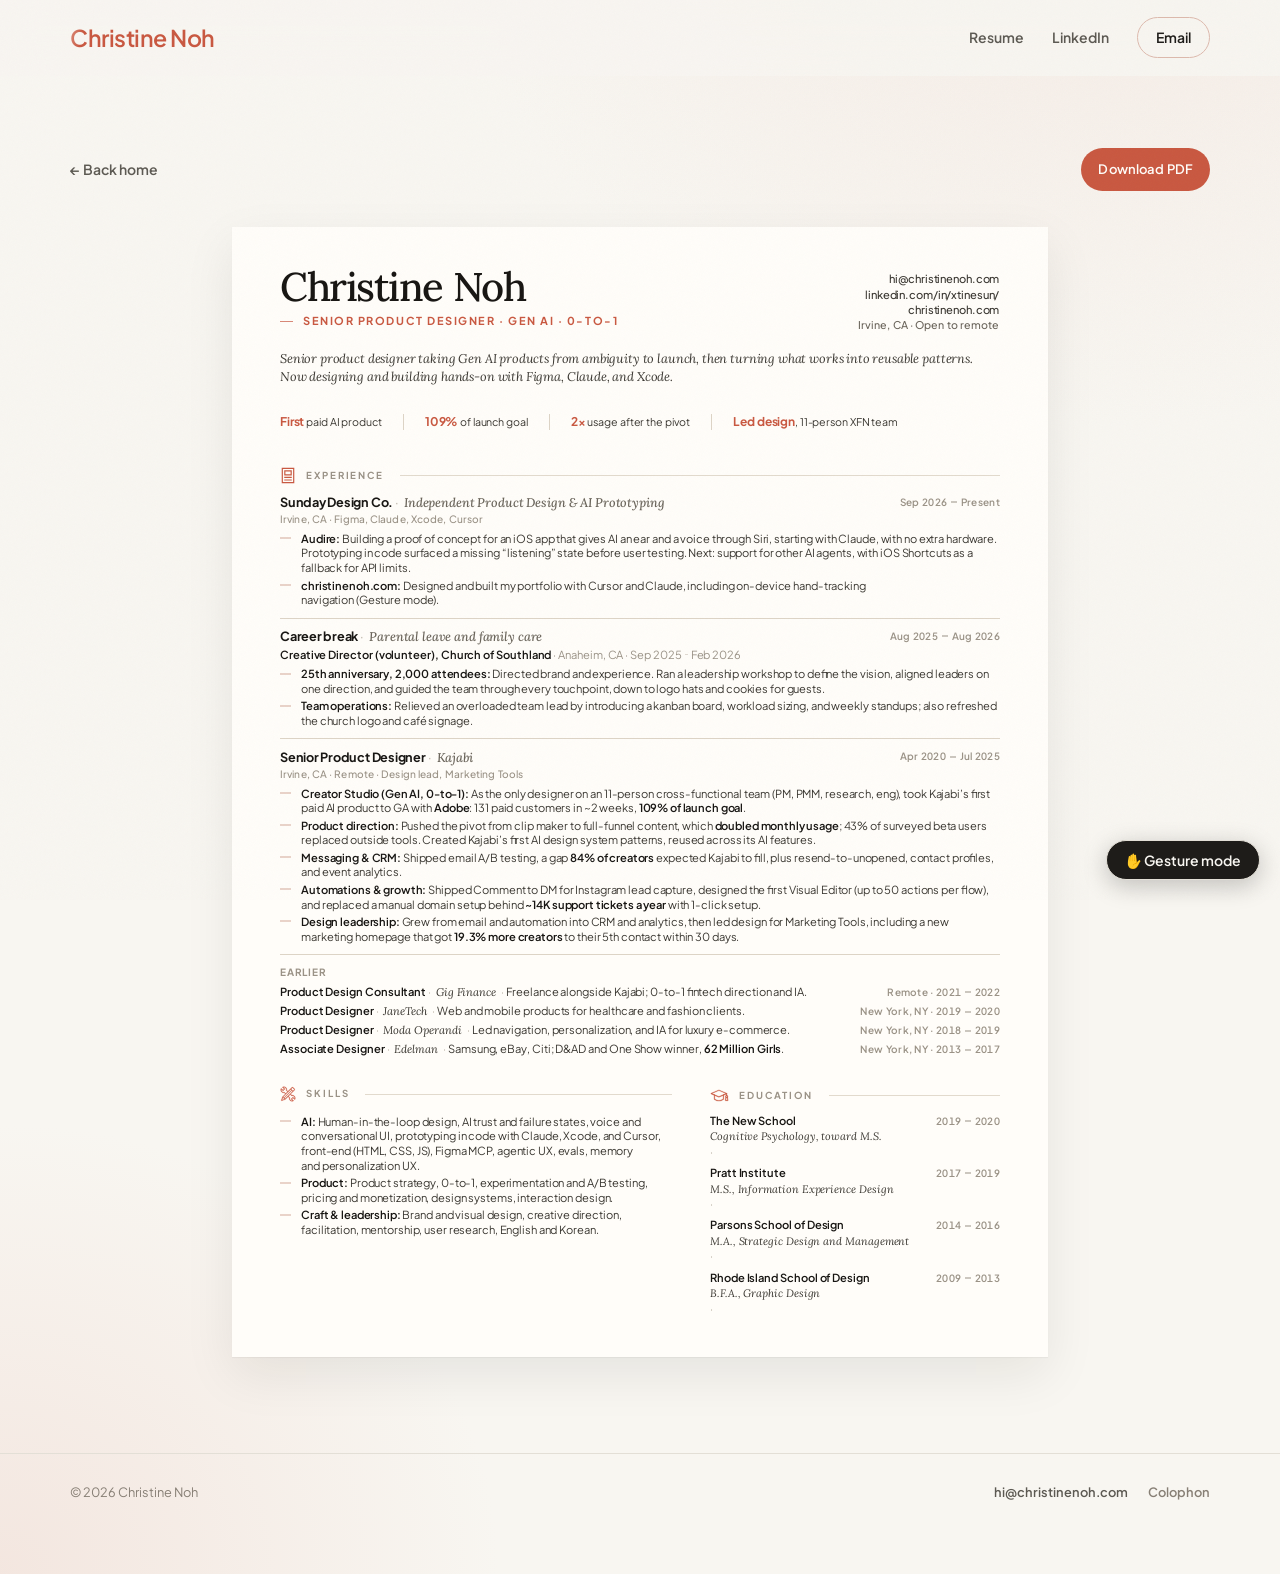
<file: resume.html>
<!DOCTYPE html>
<html lang="en">
  <head>
    <meta charset="UTF-8" />
    <meta name="viewport" content="width=device-width, initial-scale=1.0" />
    <title>Resume — Christine Noh</title>
    <meta
      name="description"
      content="Resume for Christine Noh, Senior Product Designer — 0-to-1 products, AI experiences, and creator platforms."
    />
    <meta name="theme-color" content="#C95840" />
    <link rel="icon" href="./assets/favicon.svg?v=c1" type="image/svg+xml" />
    <link rel="icon" href="./assets/favicon-32.png?v=c1" type="image/png" sizes="32x32" />
    <link rel="apple-touch-icon" href="./assets/apple-touch-icon.png?v=c1" />
    <link rel="preconnect" href="https://fonts.googleapis.com" />
    <link rel="preconnect" href="https://fonts.gstatic.com" crossorigin />
    <link
      href="https://fonts.googleapis.com/css2?family=Lora:ital,wght@0,400;0,500;0,600;1,400;1,500&family=Plus+Jakarta+Sans:ital,wght@0,400;0,500;0,600;0,700;1,400&display=swap"
      rel="stylesheet"
    />
    <script type="application/ld+json">
    {"@context":"https://schema.org","@type":"Person","name":"Christine Noh","jobTitle":"Senior Product Designer","url":"https://christinenoh.com","email":"mailto:hi@christinenoh.com","sameAs":["https://www.linkedin.com/in/xtinesun/"],"address":{"@type":"PostalAddress","addressLocality":"Irvine","addressRegion":"CA","addressCountry":"US"},"knowsAbout":["Product design","Generative AI","AI UX","Voice and conversational UI","0-to-1 products","Design systems","A/B testing","Figma","Claude","Cursor","Xcode"],"worksFor":{"@type":"Organization","name":"Sunday Design Co."},"alumniOf":[{"@type":"CollegeOrUniversity","name":"Rhode Island School of Design"},{"@type":"CollegeOrUniversity","name":"Parsons School of Design"},{"@type":"CollegeOrUniversity","name":"Pratt Institute"},{"@type":"CollegeOrUniversity","name":"The New School"}]}
    </script>
    <link rel="stylesheet" href="./styles.css?v=nav1-moda1" />
    <style>
      .sep { color: #b5ac9f; font-weight: 400; }
      :root {
        --ink: #171512;
        --ink-soft: #3a3731;
        --muted: #6a645a;
        --quiet: #9a9286;
        --rule: #ddd4c6;
        --rule-strong: #171512;
        --accent: #c95840;
        --paper: #fffdf9;
        --page: #ebe6dc;
        --serif: "Lora", Georgia, "Times New Roman", serif;
        --sans: "Plus Jakarta Sans", -apple-system, BlinkMacSystemFont, sans-serif;
        --dash: 1px;
        --dash-w: 0.14in;
      }

      * {
        box-sizing: border-box;
      }

      /* Resume document — scoped so site chrome stays intact */
      .resume {
        position: relative;
        width: min(8.5in, 100%);
        min-height: 11in;
        margin: 0 auto;
        padding: 0.42in 0.5in 0.36in;
        background: var(--paper);
        color: var(--ink);
        font-family: var(--sans);
        font-size: 9pt;
        font-weight: 400;
        line-height: 1.4;
        letter-spacing: -0.006em;
        -webkit-font-smoothing: antialiased;
        text-rendering: optimizeLegibility;
        box-shadow:
          0 1px 1px rgb(23 21 18 / 0.04),
          0 18px 48px rgb(23 21 18 / 0.08);
      }

      /* —— Masthead —— */
      .resume .masthead {
        display: grid;
        grid-template-columns: 1fr minmax(2.55in, max-content);
        column-gap: 0.35in;
        row-gap: 0.18in;
        align-items: start;
        padding-bottom: 0.15in;
        border-bottom: none;
      }

      .resume .identity {
        min-width: 0;
        padding-top: 0.02in;
      }

      .resume h1 {
        margin: 0;
        font-family: var(--serif);
        font-size: 30pt;
        font-weight: 500;
        letter-spacing: -0.036em;
        line-height: 0.92;
        color: var(--ink);
      }

      .resume .role {
        display: inline-flex;
        align-items: center;
        gap: 0.1in;
        margin: 0.1in 0 0.06in;
        font-size: 8.25pt;
        font-weight: 700;
        letter-spacing: 0.14em;
        text-transform: uppercase;
        color: var(--accent);
        line-height: 1;
      }

      .resume .role::before {
        content: "";
        width: 0.14in;
        height: 0.6px;
        background: var(--accent);
        opacity: 0.7;
        flex: 0 0 auto;
      }

      /* Compact contact — values only, no field labels */
      .resume .contact {
        margin: 0;
        padding: 0.04in 0.04em 0 0;
        list-style: none;
        display: flex;
        flex-direction: column;
        align-items: flex-end;
        gap: 0;
        text-align: right;
        font-size: 8pt;
        font-weight: 500;
        line-height: 1.4;
        letter-spacing: 0;
        color: var(--ink-soft);
        overflow: visible;
      }

      .resume .contact li {
        margin: 0;
        padding: 0;
        overflow: visible;
        display: block;
        line-height: 1.4;
      }

      .resume .contact li::before {
        display: none;
      }

      .resume .contact a {
        color: inherit;
        text-decoration: none;
        white-space: nowrap;
        overflow: visible;
        padding-right: 0.02em;
        line-height: inherit;
      }

      .resume .contact a:hover {
        color: var(--accent);
      }

      .resume .contact .loc {
        color: var(--muted);
        font-size: 8pt;
        font-weight: 500;
        letter-spacing: 0.01em;
        line-height: inherit;
      }

      .resume .summary {
        grid-column: 1 / -1;
        margin: 0;
        max-width: 58ch;
        font-family: var(--serif);
        font-size: 9.5pt;
        font-weight: 400;
        font-style: italic;
        line-height: 1.4;
        letter-spacing: -0.012em;
        color: var(--ink-soft);
        text-wrap: pretty;
      }

      .resume .impact {
        grid-column: 1 / -1;
        display: flex;
        flex-wrap: wrap;
        gap: 0.06in 0.22in;
        margin: 0.12in 0 0;
        padding: 0;
        list-style: none;
        font-size: 8pt;
        color: var(--ink-soft);
      }
      .resume .impact strong {
        color: var(--accent);
        font-weight: 700;
      }

      .resume .impact li {
        padding: 0;
        margin: 0;
        font-size: 8pt;
        color: var(--ink-soft);
      }
      .resume .impact li::before { content: none; display: none; }
      .resume .impact li + li { padding-left: 0.22in; border-left: 1px solid var(--rule); }
      .resume .impact { gap: 0.06in 0.22in; }
      .resume .impact strong { font-size: 9pt; }

      .resume .job-line {
        margin: 0.02in 0 0;
        font-size: 8.35pt;
        line-height: 1.32;
        color: var(--ink-soft);
        text-wrap: pretty;
      }
      .resume .job-line strong { font-weight: 600; color: var(--ink); }
      .resume .job-loc { color: var(--quiet); font-size: 7.6pt; font-weight: 500; white-space: nowrap; }

      /* Bullets run full width; dates sit on the title row only */
      .resume .job { grid-template-columns: minmax(0, 1fr) auto; }
      .resume .job .job-main { grid-column: 1 / -1; grid-row: 1; }
      .resume .job .job-dates { grid-column: 2; grid-row: 1; align-self: start; }
      .resume .job .job-role { padding-right: 1.3in; }

      .resume .job-subrole {
        margin: 0.03in 0 0.05in;
        font-size: 8.35pt;
        line-height: 1.3;
        color: var(--quiet);
      }
      .resume .job-subrole strong { font-weight: 600; color: var(--ink); }

      .resume .early {
        margin-top: 0.11in;
        padding-top: 0.11in;
        border-top: var(--dash) solid var(--rule);
      }
      .resume .early-label {
        margin: 0 0 0.05in;
        font-size: 7.5pt;
        font-weight: 700;
        letter-spacing: 0.08em;
        text-transform: uppercase;
        color: var(--quiet);
      }
      .resume .early-item {
        display: grid;
        grid-template-columns: minmax(0, 1fr) auto;
        column-gap: 0.2in;
        align-items: baseline;
        margin-bottom: 0.035in;
      }
      .resume .early-main {
        margin: 0;
        font-size: 8.35pt;
        line-height: 1.32;
        color: var(--ink-soft);
      }
      .resume .early-main strong { font-weight: 600; color: var(--ink); }
      .resume .early-main .company { font-family: var(--serif); font-style: italic; color: var(--ink-soft); margin: 0 0.3em 0 0.25em; }
      .resume .summary { max-width: none; }
      .resume .early-desc { color: var(--ink-soft); }

      /* —— Experience —— */
      .resume .experience {
        margin-top: 0.24in;
      }

      .resume .section-label {
        display: flex;
        align-items: center;
        gap: 0.1in;
        margin: 0 0 0.12in;
      }

      .resume .section-label .section-icon {
        width: 0.18in;
        height: 0.18in;
        flex: 0 0 auto;
        display: block;
        object-fit: contain;
        image-rendering: -webkit-optimize-contrast;
      }

      .resume .section-label .section-icon--experience {
        width: calc(0.18in - 1px);
        height: calc(0.18in - 1px);
      }

      .resume .section-label .section-icon--education {
        width: calc(0.18in + 2px);
        height: calc(0.18in + 2px);
      }

      .resume .section-label .section-icon--skills {
        width: calc(0.18in - 1px);
        height: calc(0.18in - 1px);
      }

      .resume .section-label h2 {
        margin: 0;
        font-size: 7.25pt;
        font-weight: 700;
        letter-spacing: 0.2em;
        text-transform: uppercase;
        color: var(--quiet);
        line-height: 1;
      }

      .resume .section-label::after {
        content: "";
        flex: 1;
        height: var(--dash);
        background: var(--rule);
        margin-left: 0.06in;
        opacity: 0.85;
      }

      .resume .job {
        display: grid;
        grid-template-columns: minmax(0, 1fr) auto;
        column-gap: 0.2in;
        align-items: start;
      }

      .resume .job + .job {
        margin-top: 0.11in;
        padding-top: 0.11in;
        border-top: var(--dash) solid var(--rule);
      }

      .resume .job-main {
        min-width: 0;
      }

      .resume .job-role {
        margin: 0;
        font-size: 9.5pt;
        font-weight: 700;
        letter-spacing: -0.018em;
        line-height: 1.2;
        color: var(--ink);
        text-wrap: pretty;
      }

      .resume .job-role .company {
        font-family: var(--serif);
        font-weight: 500;
        font-style: italic;
        letter-spacing: -0.01em;
        color: var(--muted);
        margin-left: 0.28em;
      }

      .resume .job-role .company::before {
        content: none;
      }

      /* In-text dashes: hairlines only — cannot inherit bold */
      .resume .mdash,
      .resume .ndash {
        display: inline-block;
        background: linear-gradient(#c4bbb0, #c4bbb0) center / 100% 0.55px no-repeat;
        margin: 0 0.18em;
        font-size: 0.55em;
        line-height: 1;
        font-weight: 400;
        color: transparent;
        vertical-align: 0.45em;
      }


      .resume .mdash::before {
        content: none;
      }

      .resume .arrow {
        display: inline;
        font-family: var(--sans);
        font-weight: 400;
        font-style: normal;
        font-synthesis: none;
        color: #b0a89c;
        letter-spacing: 0;
      }

      /* (ndash styles merged with .mdash above) */

      /* Job date ranges: dash centered to full text (cap height), not x-height */
      .resume .job-dates .ndash {
        display: inline-block;
        width: 0.55em;
        height: 1cap;
        margin: 0 0.18em;
        padding: 0;
        background: none;
        font-size: inherit;
        line-height: 1;
        overflow: hidden;
        color: transparent;
        font-weight: 500;
        vertical-align: baseline;
        position: relative;
      }

      .resume .job-dates .ndash::after {
        content: "";
        position: absolute;
        left: 0;
        right: 0;
        top: 50%;
        height: 1px;
        background: var(--quiet);
        transform: translateY(-50%);
      }

      .resume .job-dates {
        margin: 0.05em 0 0;
        font-size: 7.5pt;
        font-weight: 600;
        letter-spacing: 0.03em;
        font-variant-numeric: tabular-nums;
        color: var(--quiet);
        white-space: nowrap;
        line-height: 1.2;
        text-align: right;
      }

      .resume .job-meta {
        margin: 0.02in 0 0.055in;
        font-size: 7.6pt;
        font-weight: 500;
        letter-spacing: 0.01em;
        color: var(--quiet);
        line-height: 1.3;
        text-wrap: pretty;
      }

      .resume .job-main ul {
        margin: 0;
        padding: 0;
        list-style: none;
        max-width: 100%;
      }

      .resume .job-main li {
        position: relative;
        padding-left: 0.22in;
        margin: 0 0 0.028in;
        color: var(--ink-soft);
        font-size: 8.35pt;
        line-height: 1.32;
        letter-spacing: -0.01em;
        text-wrap: pretty;
        background: none;
      }

      .resume .job-main li::before {
        content: "";
        position: absolute;
        left: 0;
        top: 0.5lh;
        width: 0.11in;
        height: 1px;
        transform: translateY(-50%);
        background: #d4a99a;
      }

      .resume li {
        position: relative;
        padding-left: 0.22in;
        margin: 0 0 0.028in;
        color: var(--ink-soft);
        font-size: 8.35pt;
        line-height: 1.32;
        letter-spacing: -0.01em;
        text-wrap: pretty;
      }

      .resume li:last-child {
        margin-bottom: 0;
      }

      .resume li::before {
        content: "";
        position: absolute;
        left: 0;
        top: 0.5lh;
        width: 0.11in;
        height: 1px;
        transform: translateY(-50%);
        background: #d4a99a;
      }

      .resume li strong {
        font-weight: 600;
        color: var(--ink);
        letter-spacing: -0.012em;
      }

      .resume li em {
        font-family: var(--serif);
        font-style: italic;
        font-weight: 400;
      }

      /* —— Bottom triad —— */
      .resume .triad {
        display: grid;
        grid-template-columns: 1fr 1fr 1fr;
        column-gap: 0.22in;
        margin-top: 0.4in;
        padding-top: 0;
        border-top: none;
        --triad-lh: 1.35;
        --triad-entry-gap: 0.11in;
        --triad-stack-gap: 0.03in;
      }

      .resume .triad-col .section-label {
        margin-bottom: 0.1in;
      }

      /* Shared entry rhythm across Education / Skills / Awards */
      .resume .edu-item,
      .resume .skills li,
      .resume .awards li {
        margin: 0 0 var(--triad-entry-gap);
      }

      .resume .edu-item:last-child,
      .resume .skills li:last-child,
      .resume .awards li:last-child {
        margin-bottom: 0;
      }

      .resume .edu-item {
        display: grid;
        grid-template-columns: minmax(0, 1fr) auto;
        column-gap: 0.12in;
        align-items: start;
      }

      .resume .edu-main {
        min-width: 0;
      }

      .resume .edu-item strong {
        display: block;
        font-size: 8pt;
        font-weight: 700;
        letter-spacing: -0.015em;
        color: var(--ink);
        line-height: var(--triad-lh);
      }

      .resume .edu-item .job-dates {
        margin: 0;
        font-size: 7pt;
        white-space: nowrap;
        text-align: right;
        line-height: var(--triad-lh);
        padding-top: 0;
      }

      .resume .edu-degree {
        display: block;
        margin-top: var(--triad-stack-gap);
        font-family: var(--serif);
        font-size: 7.8pt;
        font-style: italic;
        color: var(--muted);
        line-height: var(--triad-lh);
        letter-spacing: -0.01em;
        text-wrap: pretty;
      }

      /* Degrees on one line: give Education more room and let the degree run under the dates */
      .resume .bottom-wide {
        display: grid;
        grid-template-columns: 1fr;
        column-gap: 0.3in;
        margin-top: 0.26in;
      }
      .resume .bottom-col .section-label { margin-bottom: 0.08in; }
      .resume .award-row {
        margin: 0 0 0.04in;
        font-size: 8.1pt;
        line-height: 1.35;
        color: var(--ink-soft);
      }
      .resume .award-row strong { font-weight: 600; color: var(--ink); margin-right: 0.25em; }
      @media (max-width: 720px) {
        .resume .bottom-wide { grid-template-columns: 1fr; row-gap: 0.28in; }
        .resume .skill-row { grid-template-columns: 1fr; }
      }
      .resume .skills-wide { margin-top: 0.3in; }
      .resume .bottom-two {
        display: grid;
        grid-template-columns: 1.35fr 1fr;
        column-gap: 0.4in;
        align-items: start;
        margin-top: 0.3in;
      }
      .resume .bottom-two .skills-wide,
      .resume .bottom-two .bottom-wide { margin-top: 0; }
      .resume .bottom-two .early-item { margin-bottom: 0.07in; }
      .resume .bottom-two .early-main { display: contents; }
      .resume .bottom-two .early-main strong { grid-column: 1; grid-row: 1; }
      .resume .bottom-two .early-item .job-dates { grid-column: 2; grid-row: 1; }
      .resume .bottom-two .early-main .company { grid-column: 1 / -1; grid-row: 2; margin: 0.02in 0 0; font-size: 8.1pt; white-space: nowrap; }
      @media (max-width: 720px) { .resume .bottom-two { grid-template-columns: 1fr; row-gap: 0.28in; } }
      .resume .skills-list { margin: 0; padding: 0; list-style: none; }
      .resume a.cs-link,
      .resume a.cs-link:visited {
        margin-left: 0.2em;
        color: var(--accent);
        font-weight: 600;
        text-decoration: none;
        white-space: nowrap;
      }
      .resume a.cs-link:hover { text-decoration: underline; }
      @media print { .resume a.cs-link { color: var(--accent) !important; } }
      .resume .skill-row {
        display: grid;
        grid-template-columns: 1.15in minmax(0, 1fr);
        column-gap: 0.12in;
        margin: 0 0 0.04in;
        font-size: 8.1pt;
        line-height: 1.35;
        color: var(--ink-soft);
      }
      .resume .skill-row strong {
        font-size: 7pt;
        font-weight: 700;
        letter-spacing: 0.08em;
        text-transform: uppercase;
        color: var(--quiet);
        padding-top: 0.1em;
      }
      .resume .edu-main { display: contents; }
      .resume .edu-item strong { grid-column: 1; grid-row: 1; }
      .resume .edu-item .job-dates { grid-column: 2; grid-row: 1; }
      .resume .edu-degree { grid-column: 1 / -1; grid-row: 2; white-space: nowrap; }

      .resume .skills,
      .resume .awards {
        margin: 0;
        padding: 0;
        list-style: none;
      }

      /* Skills + Awards: label stacked over detail — no bullets */
      .resume .skills li,
      .resume .awards li {
        display: flex;
        flex-direction: column;
        align-items: flex-start;
        gap: var(--triad-stack-gap);
        list-style: none;
        padding-left: 0;
        background: none;
        line-height: var(--triad-lh);
      }

      .resume .skills li::before,
      .resume .awards li::before {
        content: none !important;
        display: none !important;
        width: 0 !important;
        height: 0 !important;
        background: none !important;
      }

      .resume .skills strong,
      .resume .awards .award-org {
        display: block;
        margin: 0;
        font-size: 6.5pt;
        font-weight: 700;
        letter-spacing: 0.14em;
        text-transform: uppercase;
        color: var(--quiet);
        line-height: 1.2;
      }

      .resume .skill-list,
      .resume .award-detail {
        display: block;
        font-size: 7.8pt;
        font-weight: 400;
        color: var(--ink-soft);
        line-height: var(--triad-lh);
        letter-spacing: -0.008em;
        text-wrap: pretty;
      }

      .resume .award-paren {
        white-space: nowrap;
      }

      .resume .skill {
        display: inline;
        white-space: nowrap;
      }

      .resume .skill:not(:last-child)::after {
        content: " · ";
        font-weight: 400;
        font-style: normal;
        color: #b0a89c;
        white-space: pre;
      }

      .resume .awards em {
        font-family: var(--serif);
        font-style: italic;
        color: var(--ink);
      }

      .resume .awards strong {
        font-weight: 600;
        color: var(--ink);
      }
      @media (max-width: 720px) {
        .resume {
          width: 100%;
          margin: 0;
          min-height: auto;
          padding: 28px 20px 36px;
          font-size: 10pt;
          line-height: 1.45;
          box-shadow:
            0 1px 1px rgb(23 21 18 / 0.04),
            0 12px 32px rgb(23 21 18 / 0.06);
        }

        .resume .masthead {
          grid-template-columns: 1fr;
          gap: 14px;
          padding-bottom: 4px;
        }

        .resume h1 {
          font-size: 26pt;
          line-height: 1;
        }

        .resume .role {
          margin: 0.12in 0 0;
          font-size: 8pt;
          letter-spacing: 0.12em;
        }

        .resume .contact {
          align-items: flex-start;
          text-align: left;
          padding: 0;
          gap: 2px;
          font-size: 9pt;
          line-height: 1.45;
        }

        .resume .contact a {
          white-space: normal;
          word-break: break-word;
        }

        .resume .contact .loc {
          font-size: 9pt;
        }

        .resume .summary {
          max-width: none;
          font-size: 10.5pt;
          line-height: 1.5;
        }

        .resume .experience {
          margin-top: 0.28in;
        }

        .resume .section-label {
          gap: 0.12in;
          margin-bottom: 0.14in;
        }

        .resume .section-label h2 {
          font-size: 7.5pt;
          letter-spacing: 0.16em;
        }

        /* Stack dates under title — avoid squeezing role + company */
        .resume .job {
          display: flex;
          flex-direction: column;
          gap: 0;
        }

        .resume .job + .job {
          margin-top: 0.16in;
          padding-top: 0.16in;
        }

        .resume .job-main {
          display: contents;
        }

        .resume .job-role {
          order: 1;
          font-size: 9.25pt;
          line-height: 1.3;
        }

        .resume .job-dates {
          order: 2;
          margin: 0.04in 0 0.02in;
          text-align: left;
          white-space: normal;
          font-size: 8pt;
          line-height: 1.3;
        }

        .resume .job-meta {
          order: 3;
          margin: 0 0 0.08in;
          font-size: 8.25pt;
          line-height: 1.35;
        }

        .resume .job-subrole {
          order: 3;
          margin: 0 0 0.08in;
          font-size: 8.75pt;
        }

        .resume .job-main ul {
          order: 4;
        }

        .resume .job-main li,
        .resume li {
          padding-left: 0.2in;
          margin-bottom: 0.05in;
          font-size: 9.5pt;
          line-height: 1.4;
        }

        .resume .job-main li::before,
        .resume li::before {
          width: 0.1in;
          top: 0.55em;
          transform: none;
        }

        .resume .triad {
          grid-template-columns: 1fr;
          gap: 0.28in;
          margin-top: 0.36in;
          --triad-entry-gap: 0.14in;
          --triad-stack-gap: 0.04in;
          --triad-lh: 1.4;
        }

        .resume .edu-item {
          display: flex;
          flex-direction: column;
          gap: 0;
        }

        .resume .edu-main {
          display: contents;
        }

        .resume .edu-item strong {
          order: 1;
          font-size: 9.25pt;
        }

        .resume .edu-item .job-dates {
          order: 2;
          margin: 0.02in 0 0;
          text-align: left;
          font-size: 7.75pt;
        }

        .resume .edu-degree {
          order: 3;
          font-size: 9pt;
        }

        .resume .skills strong,
        .resume .awards .award-org {
          font-size: 7pt;
          letter-spacing: 0.12em;
        }

        .resume .skill-list,
        .resume .award-detail {
          font-size: 9.25pt;
        }

        .resume .skill {
          white-space: normal;
        }
      }

      @media print {
        .grain,
        .site-header,
        .site-footer,
        .resume-toolbar,
        .case-header,
        .back-link,
        .scroll-progress,
        .skip-link {
          display: none !important;
        }

        html,
        body,
        body.page-resume {
          background: white !important;
        }

        .resume-page,
        .case-wrap {
          padding: 0 !important;
          max-width: none !important;
        }

        .resume {
          width: 100%;
          min-height: auto;
          margin: 0;
          padding: 0.1in 0.15in 0.05in;
          background: white;
          box-shadow: none;
        }

        .resume a {
          color: inherit;
          text-decoration: none;
        }
      }

      @page {
        size: letter;
        margin: 0.35in 0.4in 0.35in 0.35in;
      }
    

      /* Machine-readable PDF: keep text in reading order and real word spaces
         so applicant tracking systems and AI tools parse it cleanly. */
      @media print {
        .resume li,
        .resume .job-main li { position: static; }
        .resume li::before,
        .resume .job-main li::before {
          position: static;
          display: inline-block;
          width: 0.11in;
          margin: 0 0.11in 0 -0.22in;
          vertical-align: middle;
          transform: none;
        }
        .resume,
        .resume * { letter-spacing: 0 !important; word-spacing: 0.03em; }
        .resume .role,
        .resume .section-label h2,
        .resume .awards .award-org,
        .resume .skills strong { letter-spacing: 0.05em !important; }
        .resume, .resume * { font-variant-ligatures: none; font-feature-settings: "liga" 0, "clig" 0; }
        .resume .job-dates .ndash {
          width: auto;
          height: auto;
          overflow: visible;
          position: static;
          margin: 0 0.15em;
          font-size: inherit;
          color: var(--quiet);
          background: none;
          vertical-align: baseline;
        }
        .resume .job-dates .ndash::after { display: none; }
      }
    </style>
  </head>
  <body class="page-case page-resume">
    <div class="scroll-progress" data-scroll-progress aria-hidden="true"></div>
    <div class="grain" aria-hidden="true"></div>

    <a class="skip-link" href="#main-content">Skip to content</a>

    <header class="site-header" data-header>
      <div class="container header-inner">
        <a class="brand" href="./index.html" data-page-link aria-label="Christine Noh — Home">Christine Noh</a>
        <nav class="header-nav" aria-label="Primary">
          <span class="nav-divider" aria-hidden="true"></span>
          <a class="nav-link" href="./resume.html" aria-current="page" data-page-link>Resume</a>
          <a class="nav-link" href="https://www.linkedin.com/in/xtinesun/" target="_blank" rel="noopener noreferrer">
            LinkedIn
          </a>
          <a class="nav-link nav-link--accent" href="mailto:hi@christinenoh.com">Email</a>
        </nav>
      </div>
    </header>

    <main id="main-content" class="container case-wrap resume-page">
      <div class="resume-toolbar">
        <a class="back-link reveal is-visible" href="./index.html" data-page-link>← Back home</a>
        <a
          class="resume-download reveal is-visible"
          href="./resume.pdf?v=nov25"
          download="Christine_Noh_Resume.pdf"
          data-download-file
        >
          Download PDF
        </a>
      </div>

      <article class="resume reveal" data-reveal>
      <header class="masthead">
        <div class="identity">
          <h1>Christine Noh</h1>
          <p class="role">Senior Product Designer · Gen AI · 0-to-1</p>
        </div>
        <ul class="contact">
          <li>
            <a href="mailto:hi@christinenoh.com">hi@christinenoh.com</a>
          </li>
          <li>
            <a href="https://www.linkedin.com/in/xtinesun/" target="_blank" rel="noopener noreferrer">linkedin.com/in/xtinesun/</a>
          </li>
          <li>
            <a href="https://christinenoh.com" target="_blank" rel="noopener noreferrer">christinenoh.com</a>
          </li>
          <li class="loc">Irvine, CA · Open to remote</li>
        </ul>
        <p class="summary">
          Senior product designer taking Gen AI products from ambiguity to launch, then turning what works into reusable patterns.
          Now designing and building hands-on with Figma, Claude, and&nbsp;Xcode.
        </p>
        <ul class="impact">
          <li><strong>First</strong> paid AI&nbsp;product</li>
          <li><strong>109%</strong> of launch&nbsp;goal</li>
          <li><strong>2×</strong> usage after the&nbsp;pivot</li>
          <li><strong>Led design</strong>, 11-person XFN&nbsp;team</li>
        </ul>
      </header>

      <div class="experience">
        <div class="section-label">
          <img class="section-icon section-icon--experience" src="assets/resume-icons/experience.svg?v=oct6-latest" alt="" width="256" height="256" />
          <h2>Experience</h2>
        </div>

        <div class="job">
          <div class="job-main">
            <p class="job-role">Sunday Design Co. <span class="sep">·</span> <span class="company">Independent Product Design &amp; AI&nbsp;Prototyping</span></p>
            <p class="job-meta">Irvine, CA · Figma, Claude, Xcode, Cursor</p>
            <ul>
              <li><strong>Audire:</strong> Building a proof of concept for an iOS app that gives AI an ear and a voice through Siri, starting with Claude, with no extra hardware. Prototyping in code surfaced a missing “listening” state before user testing. Next: support for other AI agents, with iOS Shortcuts as a fallback for API&nbsp;limits.</li>
              <li><strong>christinenoh.com:</strong> Designed and built my portfolio with Cursor and Claude, including on-device hand-tracking navigation (Gesture&nbsp;mode).</li>
            </ul>
          </div>
          <p class="job-dates">Sep&nbsp;2026 <span class="ndash">–</span> Present</p>
        </div>

        <div class="job">
          <div class="job-main">
            <p class="job-role">Career break <span class="sep">·</span> <span class="company">Parental leave and family care</span></p>
            <p class="job-subrole"><strong>Creative Director (volunteer), Church of&nbsp;Southland</strong> · Anaheim, CA · Sep 2025 <span class="ndash">–</span> Feb&nbsp;2026</p>
            <ul>
              <li><strong>25th anniversary, 2,000 attendees:</strong> Directed brand and experience. Ran a leadership workshop to define the vision, aligned leaders on one direction, and guided the team through every touchpoint, down to logo hats and cookies for&nbsp;guests.</li>
              <li><strong>Team operations:</strong> Relieved an overloaded team lead by introducing a kanban board, workload sizing, and weekly standups; also refreshed the church logo and café&nbsp;signage.</li>
            </ul>
          </div>
          <p class="job-dates">Aug&nbsp;2025 <span class="ndash">–</span> Aug&nbsp;2026</p>
        </div>

        <div class="job">
          <div class="job-main">
            <p class="job-role">Senior Product&nbsp;Designer <span class="sep">·</span> <span class="company">Kajabi</span></p>
            <p class="job-meta">Irvine, CA · Remote · Design lead, Marketing Tools</p>
            <ul>
              <li><strong>Creator Studio (Gen AI, 0-to-1):</strong> As the only designer on an 11-person cross-functional team (PM, PMM, research, eng), took Kajabi’s first paid AI product to GA with <strong>Adobe</strong>: 131 paid customers in ~2&nbsp;weeks, <strong>109% of launch&nbsp;goal</strong>.</li>
              <li><strong>Product direction:</strong> Pushed the pivot from clip maker to full-funnel content, which <strong>doubled monthly usage</strong>; 43% of surveyed beta users replaced outside tools. Created Kajabi’s first AI design system patterns, reused across its AI&nbsp;features.</li>
              <li><strong>Messaging &amp; CRM:</strong> Shipped email A/B testing, a gap <strong>84% of creators</strong> expected Kajabi to fill, plus resend-to-unopened, contact profiles, and event&nbsp;analytics.</li>
              <li><strong>Automations &amp; growth:</strong> Shipped Comment to DM for Instagram lead capture, designed the first Visual Editor (up to 50 actions per flow), and replaced a manual domain setup behind <strong>~14K support tickets a year</strong> with 1-click&nbsp;setup.</li>
              <li><strong>Design leadership:</strong> Grew from email and automation into CRM and analytics, then led design for Marketing Tools, including a new marketing homepage that got <strong>19.3% more creators</strong> to their 5th contact within 30&nbsp;days.</li>
            </ul>
          </div>
          <p class="job-dates">Apr&nbsp;2020 <span class="ndash">–</span> Jul&nbsp;2025</p>
        </div>

        <div class="early">
          <p class="early-label">Earlier</p>
          <div class="early-item">
            <p class="early-main"><strong>Product Design Consultant</strong> <span class="sep">·</span> <span class="company">Gig Finance</span> <span class="sep">·</span> <span class="early-desc">Freelance alongside Kajabi; 0-to-1 fintech direction and&nbsp;IA.</span></p>
            <p class="job-dates">Remote · 2021 <span class="ndash">–</span> 2022</p>
          </div>
          <div class="early-item">
            <p class="early-main"><strong>Product Designer</strong> <span class="sep">·</span> <span class="company">JaneTech</span> <span class="sep">·</span> <span class="early-desc">Web and mobile products for healthcare and fashion&nbsp;clients.</span></p>
            <p class="job-dates">New York, NY · 2019 <span class="ndash">–</span> 2020</p>
          </div>
          <div class="early-item">
            <p class="early-main"><strong>Product Designer</strong> <span class="sep">·</span> <span class="company">Moda Operandi</span> <span class="sep">·</span> <span class="early-desc">Led navigation, personalization, and IA for luxury&nbsp;e-commerce.</span></p>
            <p class="job-dates">New York, NY · 2018 <span class="ndash">–</span> 2019</p>
          </div>
          <div class="early-item">
            <p class="early-main"><strong>Associate Designer</strong> <span class="sep">·</span> <span class="company">Edelman</span> <span class="sep">·</span> <span class="early-desc">Samsung, eBay, Citi; D&amp;AD and One Show winner, <strong>62 Million&nbsp;Girls</strong>.</span></p>
            <p class="job-dates">New York, NY · 2013 <span class="ndash">–</span> 2017</p>
          </div>
        </div>
      </div>

      <div class="bottom-two">
      <div class="skills-wide">
        <div class="section-label">
          <img class="section-icon section-icon--skills" src="assets/resume-icons/skills.svg?v=oct6-latest" alt="" width="256" height="256" />
          <h2>Skills</h2>
        </div>
        <div class="job-main"><ul class="skills-list">
          <li><strong>AI:</strong> Human-in-the-loop design, AI trust and failure states, voice and conversational UI, prototyping in code with Claude, Xcode, and Cursor, front-end (HTML, CSS, JS), Figma MCP, agentic UX, evals, memory and personalization&nbsp;UX.</li>
          <li><strong>Product:</strong> Product strategy, 0-to-1, experimentation and A/B testing, pricing and monetization, design systems, interaction&nbsp;design.</li>
          <li><strong>Craft &amp; leadership:</strong> Brand and visual design, creative direction, facilitation, mentorship, user research, English and&nbsp;Korean.</li>
        </ul></div>
      </div>

      <div class="bottom-wide">
        <div class="bottom-col">
        <div class="section-label">
          <img class="section-icon section-icon--education" src="assets/resume-icons/education.svg?v=oct6-latest" alt="" width="256" height="256" />
          <h2>Education</h2>
        </div>
        <div class="early-item">
          <p class="early-main"><strong>The New School</strong> <span class="sep">·</span> <span class="company">Cognitive Psychology, toward&nbsp;M.S.</span></p>
          <p class="job-dates">2019 <span class="ndash">–</span> 2020</p>
        </div>
        <div class="early-item">
          <p class="early-main"><strong>Pratt Institute</strong> <span class="sep">·</span> <span class="company">M.S., Information Experience&nbsp;Design</span></p>
          <p class="job-dates">2017 <span class="ndash">–</span> 2019</p>
        </div>
        <div class="early-item">
          <p class="early-main"><strong>Parsons School of Design</strong> <span class="sep">·</span> <span class="company">M.A., Strategic Design and&nbsp;Management</span></p>
          <p class="job-dates">2014 <span class="ndash">–</span> 2016</p>
        </div>
        <div class="early-item">
          <p class="early-main"><strong>Rhode Island School of Design</strong> <span class="sep">·</span> <span class="company">B.F.A., Graphic&nbsp;Design</span></p>
          <p class="job-dates">2009 <span class="ndash">–</span> 2013</p>
        </div>
        </div>
      </div>
      </div>
    </article>
    </main>

    <footer class="site-footer">
      <div class="container footer-inner">
        <p>&copy; <span data-year></span> Christine Noh</p>
        <nav class="footer-nav" aria-label="Footer">
          <a class="footer-email" href="mailto:hi@christinenoh.com">hi@christinenoh.com</a>
          <a class="footer-link" href="./colophon.html" data-page-link>Colophon</a>
        </nav>
      </div>
    </footer>

    <script src="./script.js?v=pdfdl2"></script>
      <div class="gesture-ui">
      <button type="button" class="gesture-toggle" data-gesture-toggle aria-pressed="false" data-label-off="✋ Gesture mode" data-label-on="✋ Stop gesture mode">✋ Gesture mode</button>
      <div class="gesture-panel" data-gesture-panel hidden>
        <button type="button" class="gesture-panel-close" data-gesture-close aria-label="Close gesture legend">×</button>
        <div data-gesture-live hidden>
          <video class="gesture-video" data-gesture-video autoplay muted playsinline aria-label="Camera preview for hand gestures"></video>
          <p class="gesture-status" data-gesture-status>Starting…</p>
        </div>
        <ul class="gesture-legend">
          <li>☝️ Point your finger — move cursor (pauses scroll)</li>
          <li>👍 Thumbs up — click</li>
          <li>✋ Open palm — scroll down</li>
          <li>✊ Fist — scroll up</li>
          <li>✌️ Peace sign — go back</li>
        </ul>
        <p class="gesture-note">Video is processed on your device and never uploaded.</p>
      </div>
      <div class="gesture-cursor" data-gesture-cursor hidden aria-hidden="true"><span class="gesture-cursor-label" data-gesture-cursor-label></span></div>
    <script type="module" src="./gestures.js?v=gm10"></script>
  </body>
</html>
</file>
<file: styles.css>
:root {
  /* Warm stone foundation */
  --bg: #f8f6f1;
  --bg-soft: #f0ede6;
  --bg-elevated: #fdfbf7;
  --text: #1e1c19;
  --text-muted: #5c5952;
  --text-subtle: #877f75;
  --border: #e3dfd6;
  --border-hover: #ccc8be;

  /* Olive sage — atmosphere & secondary UI */
  --accent: #6d7164;
  --accent-hover: #565950;
  --accent-soft: color-mix(in srgb, var(--accent) 10%, var(--bg));
  --accent-medium: color-mix(in srgb, var(--accent) 16%, var(--bg));
  --accent-glow: color-mix(in srgb, var(--accent) 7%, var(--bg));

  /* Terracotta coral — hierarchy & emphasis */
  --accent-bold: #c95840;
  --accent-bold-hover: #b04a35;
  --accent-bold-soft: color-mix(in srgb, var(--accent-bold) 9%, var(--bg));
  --accent-bold-medium: color-mix(in srgb, var(--accent-bold) 15%, var(--bg));
  --accent-bold-glow: color-mix(in srgb, var(--accent-bold) 8%, var(--bg));
  --accent-bold-border: color-mix(in srgb, var(--accent-bold) 28%, var(--border));

  --on-accent: #fdfbf7;
  --surface-muted: color-mix(in srgb, var(--text-subtle) 32%, var(--border));
  --surface-muted-strong: color-mix(in srgb, var(--text-subtle) 42%, var(--border));
  --shadow-sm: 0 8px 32px rgb(30 26 22 / 0.04);
  --shadow-md: 0 20px 60px rgb(30 26 22 / 0.06);

  /* Project visuals — warm family only */
  --visual-01-start: #f2ebe4;
  --visual-01-end: #e8dfd4;
  --visual-02-start: #edeae3;
  --visual-02-end: #e0e4db;
  --visual-03-start: #5acce4;
  --visual-03-end: #95e3bb;
  --visual-04-start: #f0ebe3;
  --visual-04-end: #e5ddd2;

  --radius: 14px;
  --radius-lg: 20px;
  --ease-out: cubic-bezier(0.22, 1, 0.36, 1);
  --ease-spring: cubic-bezier(0.34, 1.56, 0.64, 1);
  --font-serif: "Lora", Georgia, "Times New Roman", serif;
  --font-sans: "Plus Jakarta Sans", -apple-system, BlinkMacSystemFont, "Segoe UI", sans-serif;
  --header-h: 76px;
  --page-gutter: clamp(20px, 5vw, 56px);
  --container-max: 1140px;
  --container: min(var(--container-max), calc(100vw - 2 * var(--page-gutter)));
  --measure: 42rem;
}

*,
*::before,
*::after {
  box-sizing: border-box;
}

html {
  scroll-behavior: smooth;
}

body {
  margin: 0;
  font-family: var(--font-sans);
  font-size: 1rem;
  line-height: 1.6;
  color: var(--text);
  background-color: var(--bg);
  background-image:
    radial-gradient(ellipse 100% 75% at 88% -15%, var(--accent-bold-glow), transparent 56%),
    radial-gradient(ellipse 75% 55% at 0% 100%, var(--accent-soft), transparent 52%);
  -webkit-font-smoothing: antialiased;
  -moz-osx-font-smoothing: grayscale;
  font-feature-settings: "kern" 1, "liga" 1;
}

body.is-entering {
  opacity: 0;
}

body.is-entered {
  opacity: 1;
  transition: opacity 0.5s var(--ease-out);
}

body.is-leaving {
  opacity: 0;
  transition: opacity 0.25s var(--ease-out);
}

.grain {
  position: fixed;
  inset: 0;
  z-index: 9998;
  pointer-events: none;
  opacity: 0.028;
  background-image: url("data:image/svg+xml,%3Csvg viewBox='0 0 256 256' xmlns='http://www.w3.org/2000/svg'%3E%3Cfilter id='n'%3E%3CfeTurbulence type='fractalNoise' baseFrequency='0.85' numOctaves='4' stitchTiles='stitch'/%3E%3C/filter%3E%3Crect width='100%25' height='100%25' filter='url(%23n)'/%3E%3C/svg%3E");
  background-repeat: repeat;
  background-size: 180px;
}

body.page-home {
  min-height: 100vh;
  display: flex;
  flex-direction: column;
}

body.page-home main {
  flex: 1;
}

.visually-hidden {
  position: absolute;
  width: 1px;
  height: 1px;
  padding: 0;
  margin: -1px;
  overflow: hidden;
  clip: rect(0, 0, 0, 0);
  white-space: nowrap;
  border: 0;
}

.skip-link {
  position: absolute;
  left: -9999px;
  z-index: 100;
}

.skip-link:focus {
  left: 16px;
  top: 16px;
  background: var(--accent-bold);
  color: var(--on-accent);
  border-radius: 8px;
  padding: 8px 14px;
  font-size: 0.875rem;
}

.container {
  width: var(--container);
  margin: 0 auto;
  position: relative;
  z-index: 1;
}

/* ── Header ── */

.site-header {
  position: sticky;
  top: 0;
  z-index: 50;
  min-height: var(--header-h);
  display: flex;
  align-items: center;
  justify-content: center;
  padding-block: 14px;
  background: color-mix(in srgb, var(--bg) 90%, transparent);
  backdrop-filter: blur(20px);
  -webkit-backdrop-filter: blur(20px);
  border-bottom: 1px solid transparent;
  transition: border-color 0.4s var(--ease-out), box-shadow 0.4s var(--ease-out);
}

.site-header.is-scrolled {
  border-bottom-color: color-mix(in srgb, var(--border) 85%, transparent);
}

.header-inner {
  display: flex;
  align-items: center;
  justify-content: space-between;
  gap: 16px;
}

.brand {
  position: relative;
  display: inline-block;
  font-family: var(--font-sans);
  font-size: clamp(1.2rem, 2.5vw, 1.45rem);
  font-weight: 600;
  letter-spacing: -0.02em;
  text-decoration: none;
  color: var(--accent-bold);
  background-image: linear-gradient(
    105deg,
    var(--accent-bold) 0%,
    var(--accent-bold) 42%,
    color-mix(in srgb, #fff 55%, var(--accent-bold)) 50%,
    var(--accent-bold) 58%,
    var(--accent-bold) 100%
  );
  background-size: 220% 100%;
  background-position: 100% 0;
  background-clip: text;
  -webkit-background-clip: text;
  -webkit-text-fill-color: transparent;
  animation: brand-shine 12s linear infinite;
  transition:
    color 0.25s var(--ease-out),
    background-image 0.25s var(--ease-out),
    -webkit-text-fill-color 0.25s var(--ease-out);
}

.brand:hover {
  animation: none;
  background-image: none;
  color: var(--text);
  -webkit-text-fill-color: var(--text);
}

@keyframes brand-shine {
  0%,
  55% {
    background-position: 100% 0;
  }
  95%,
  100% {
    background-position: 0% 0;
  }
}

@media (prefers-reduced-motion: reduce) {
  .brand {
    animation: none;
    background-image: none;
    color: var(--accent-bold);
    -webkit-text-fill-color: var(--accent-bold);
  }
}

.brand:focus-visible,
.nav-link:focus-visible,
.project-card:focus-visible,
.back-link:focus-visible,
.footer-email:focus-visible,
.footer-link:focus-visible,
.case-nav a:focus-visible,
.case-more-list a:focus-visible {
  outline: 2px solid var(--accent-bold);
  outline-offset: 3px;
  border-radius: 4px;
}

.header-nav {
  display: flex;
  align-items: center;
  gap: clamp(12px, 3vw, 28px);
}

.nav-link {
  position: relative;
  display: inline-flex;
  align-items: center;
  gap: 5px;
  font-size: 0.875rem;
  font-weight: 600;
  color: var(--text-muted);
  text-decoration: none;
  padding: 8px 0;
  transition: color 0.25s var(--ease-out);
}

.nav-link::after {
  content: "";
  position: absolute;
  bottom: 4px;
  left: 0;
  width: 100%;
  height: 2px;
  background: var(--accent-bold);
  transform: scaleX(0);
  transform-origin: right;
  transition: transform 0.35s var(--ease-out);
}

.nav-link:hover {
  color: var(--text);
}

.nav-link:hover::after {
  transform: scaleX(1);
  transform-origin: left;
}

.nav-link--accent {
  padding: 8px 18px;
  border: 1.5px solid var(--accent-bold-border);
  border-radius: 999px;
  color: var(--text);
  justify-content: center;
  gap: 0;
  transition:
    color 0.25s var(--ease-out),
    background 0.25s var(--ease-out),
    border-color 0.25s var(--ease-out),
    transform 0.3s var(--ease-spring);
}

.nav-link--accent::after {
  display: none;
}

.nav-link--accent:hover {
  background: var(--accent-bold-hover);
  border-color: var(--accent-bold-hover);
  color: var(--on-accent);
  transform: translateY(-1px);
}

.copy-toast {
  position: fixed;
  left: 50%;
  bottom: max(24px, env(safe-area-inset-bottom, 0px));
  z-index: 10000;
  transform: translate(-50%, 10px);
  margin: 0;
  padding: 12px 18px;
  border-radius: 999px;
  border: 1px solid var(--border);
  background: var(--text);
  color: var(--on-accent);
  font-family: var(--font-sans);
  font-size: 0.875rem;
  font-weight: 500;
  letter-spacing: 0.01em;
  box-shadow: var(--shadow-md);
  opacity: 0;
  pointer-events: none;
  transition:
    opacity 0.28s var(--ease-out),
    transform 0.36s var(--ease-spring);
}

.copy-toast.is-visible {
  opacity: 1;
  transform: translate(-50%, 0);
}

/* ── Intro ── */

.intro {
  padding: clamp(56px, 11vw, 112px) 0 clamp(40px, 7vw, 72px);
}

.intro-role {
  margin: 0 0 20px;
  font-size: 0.8rem;
  font-weight: 700;
  letter-spacing: 0.1em;
  text-transform: uppercase;
  color: var(--accent-bold);
}

.intro-block {
  max-width: 26ch;
  font-family: var(--font-serif);
  font-size: clamp(2.25rem, 5.5vw, 3.75rem);
}

.intro-line {
  margin: 0;
  max-width: none;
  font-family: inherit;
  font-size: 0.92em;
  font-weight: 400;
  line-height: 1.1;
  letter-spacing: -0.03em;
  color: var(--text);
  text-wrap: pretty;
}

.intro-accent {
  font-style: italic;
  color: var(--accent-bold);
}

.intro-specialization {
  margin: 20px 0 0;
  max-width: none;
  width: 100%;
  font-family: var(--font-sans);
  font-size: 1rem;
  font-weight: 500;
  line-height: 1.6;
  color: var(--text-muted);
}

/* ── Projects section ── */

.projects {
  padding-bottom: clamp(72px, 12vw, 140px);
}

.projects-head {
  display: flex;
  align-items: flex-end;
  justify-content: space-between;
  gap: 24px;
  margin-bottom: clamp(28px, 4vw, 40px);
  padding-bottom: 20px;
  border-bottom: 1px solid var(--border);
}

.projects-head h2 {
  margin: 0;
  font-family: var(--font-sans);
  font-size: 0.8rem;
  font-weight: 700;
  letter-spacing: 0.1em;
  text-transform: uppercase;
  color: var(--accent-bold);
}

.projects-head p {
  margin: 0;
  font-size: 0.875rem;
  color: var(--text-muted);
  text-align: right;
  max-width: 28ch;
}

/* ── AI stance (homepage) ── */

.ai-stance {
  padding-bottom: clamp(72px, 12vw, 140px);
}

.ai-stance h2 {
  margin: 0 0 20px;
  padding-bottom: 20px;
  border-bottom: 1px solid var(--border);
  font-family: var(--font-sans);
  font-size: 0.8rem;
  font-weight: 700;
  letter-spacing: 0.1em;
  text-transform: uppercase;
  color: var(--accent-bold);
}

.ai-stance p {
  margin: 0 0 16px;
  max-width: 62ch;
  font-size: 1.0625rem;
  font-weight: 500;
  line-height: 1.6;
  color: var(--text);
}

.ai-stance-link {
  font-size: 0.9375rem;
  font-weight: 600;
  color: var(--accent-bold);
  text-decoration: none;
}

.ai-stance-link:hover {
  color: var(--accent-bold-hover);
  text-decoration: underline;
}

/* ── Term tooltips ── */

.term-tip {
  position: relative;
  border-bottom: 1px dashed var(--accent-bold);
  cursor: help;
}

.term-tip::after {
  content: attr(data-tip);
  position: absolute;
  bottom: calc(100% + 8px);
  left: 50%;
  z-index: 60;
  width: max-content;
  max-width: 250px;
  padding: 10px 12px;
  border-radius: 10px;
  background: var(--text);
  color: var(--bg);
  font-size: 0.78rem;
  font-weight: 500;
  line-height: 1.45;
  letter-spacing: normal;
  text-transform: none;
  white-space: normal;
  opacity: 0;
  visibility: hidden;
  transform: translateX(-50%) translateY(4px);
  transition: opacity 0.15s ease, transform 0.15s ease, visibility 0.15s;
  pointer-events: none;
}

.term-tip:hover::after,
.term-tip:focus-visible::after {
  opacity: 1;
  visibility: visible;
  transform: translateX(-50%) translateY(0);
}

/* ── Gesture mode (homepage prototype) ── */
/* Start from the Lab card or the floating toggle (desktop only). */
.gesture-panel[hidden],
.gesture-cursor[hidden] {
  display: none !important;
}

/* Phones & tablets: hand tracking is a desktop experience */
.now-desktop-note { display: none; margin: 8px 0 0; font-size: 0.8125rem; color: var(--text-muted); }
@media (hover: none), (pointer: coarse), (max-width: 820px) {
  .gesture-toggle,
  .now-card .now-toggle,
  .now-card .now-privacy { display: none !important; }
  .now-desktop-note { display: block; }
}

.gesture-toggle {
  position: fixed;
  right: 20px;
  bottom: 20px;
  z-index: 10000;
  padding: 10px 18px;
  border: 1px solid var(--border);
  border-radius: 999px;
  background: var(--text);
  color: var(--bg);
  font-family: var(--font-sans);
  font-size: 0.875rem;
  font-weight: 600;
  cursor: pointer;
  box-shadow: 0 6px 24px rgba(0, 0, 0, 0.22);
}

.gesture-toggle:hover {
  background: var(--accent-bold);
}

.gesture-panel {
  position: fixed;
  right: 20px;
  bottom: 72px;
  z-index: 10000;
  width: 208px;
  padding: 12px;
  border: 1px solid var(--border);
  border-radius: 16px;
  background: var(--bg);
  box-shadow: 0 12px 36px rgba(0, 0, 0, 0.22);
  pointer-events: none;
}

.gesture-panel-close {
  position: absolute;
  top: 6px;
  right: 8px;
  z-index: 2;
  width: 26px;
  height: 26px;
  border: none;
  border-radius: 50%;
  background: transparent;
  color: var(--text-muted);
  font-size: 1.05rem;
  line-height: 1;
  cursor: pointer;
  pointer-events: auto;
}

.gesture-panel-close:hover {
  background: var(--bg-soft);
  color: var(--text);
}

.gesture-video {
  display: block;
  width: 100%;
  border-radius: 10px;
  background: #111;
  transform: scaleX(-1);
}

.gesture-status {
  margin: 10px 0 8px;
  font-size: 0.8125rem;
  font-weight: 600;
  line-height: 1.4;
  color: var(--text);
}

.gesture-legend {
  list-style: none;
  margin: 0 0 8px;
  padding: 0;
  font-size: 0.8125rem;
  line-height: 1.7;
  color: var(--text-muted);
}

.gesture-note {
  margin: 0;
  font-size: 0.6875rem;
  line-height: 1.4;
  color: var(--text-muted);
}

.gesture-cursor {
  position: fixed;
  top: 0;
  left: 0;
  z-index: 10001;
  width: 36px;
  height: 36px;
  border: 2px solid var(--accent-bold);
  border-radius: 50%;
  background: color-mix(in srgb, var(--accent-bold) 12%, transparent);
  pointer-events: none;
  will-change: transform;
}

.gesture-cursor--pinch {
  background: var(--accent-bold);
}

.gesture-cursor-label {
  position: absolute;
  top: 42px;
  left: 50%;
  transform: translateX(-50%);
  padding: 2px 8px;
  border-radius: 999px;
  background: var(--text);
  color: var(--bg);
  font-family: var(--font-sans);
  font-size: 0.6875rem;
  font-weight: 600;
  white-space: nowrap;
}

.project-grid {
  list-style: none;
  margin: 0;
  padding: 0;
  display: grid;
  grid-template-columns: repeat(2, 1fr);
  gap: clamp(20px, 3vw, 28px);
  align-items: stretch;
}

.project-grid > li {
  display: flex;
  min-height: 100%;
}

.project-card {
  position: relative;
  display: flex;
  flex-direction: column;
  flex: 1 1 auto;
  width: 100%;
  height: 100%;
  text-decoration: none;
  color: inherit;
  background: var(--bg-elevated);
  border: 1px solid var(--border);
  border-radius: var(--radius-lg);
  overflow: hidden;
  transition:
    border-color 0.35s var(--ease-out),
    box-shadow 0.4s var(--ease-out),
    transform 0.45s var(--ease-out);
}

.project-card:hover {
  border-color: var(--border-hover);
  box-shadow: var(--shadow-md);
  transform: none;
}

.project-visual {
  position: relative;
  aspect-ratio: 16 / 10;
  display: flex;
  align-items: center;
  justify-content: center;
  padding: 0;
  overflow: hidden;
  background: linear-gradient(165deg, var(--visual-01-start) 0%, var(--visual-01-end) 100%);
  transition: transform 0.65s var(--ease-out);
}

.project-visual--01 {
  background:
    radial-gradient(120% 90% at 50% 12%, rgba(255, 255, 255, 0.26), transparent 60%),
    linear-gradient(180deg, #b6a4dd 0%, #cfb6dc 52%, #eac8d8 100%);
}

/* Lavender wash instead of the shared terracotta overlay */
.project-visual--01::after {
  background:
    radial-gradient(90% 80% at 50% 40%, rgba(255, 255, 255, 0.2), transparent 62%),
    linear-gradient(165deg, transparent 45%, rgba(120, 80, 160, 0.18) 100%);
}

/* Full-bleed gradient to the card edges; composition centered inside */
.project-visual--01 .hero-scene {
  position: absolute;
  inset: 0;
  width: 100%;
  height: 100%;
  aspect-ratio: auto;
  transform: none;
  border-radius: 0;
  pointer-events: none;
  transition: filter 0.55s var(--ease-out);
}

.project-visual--01 .hero-stage {
  position: absolute;
  inset: auto;
  left: 50%;
  top: 50%;
  width: 100%;
  height: auto;
  aspect-ratio: 1024 / 470;
  transform: translate(-50%, -50%) translateY(-10px) scale(1.6);
  transform-origin: center center;
  transition: transform 0.65s cubic-bezier(0.22, 1, 0.36, 1);
}

.project-visual--01 .hero-window {
  transition:
    transform 0.65s cubic-bezier(0.22, 1, 0.36, 1),
    box-shadow 0.55s var(--ease-out);
}

.project-visual--01 .hero-chip {
  transition: transform 0.65s cubic-bezier(0.22, 1, 0.36, 1);
}

.project-card:hover .project-visual--01 .hero-scene {
  filter: none;
}

.project-card:hover .project-visual--01 .hero-stage {
  transform: translate(-50%, -50%) translateY(-10px) scale(1.6);
}

.project-card:hover .project-visual--01 .hero-window {
  transform: translate(-50%, -50%);
  box-shadow:
    0 2.2cqw 4.4cqw rgba(60, 40, 90, 0.28),
    0 0.4cqw 1.2cqw rgba(255, 255, 255, 0.35);
}

.project-card:hover .project-visual--01 .hero-chip {
  transform: translate(-50%, -50%);
}

.project-card:hover .project-visual--01 .hero-chip-inner {
  box-shadow: 0 0.9cqw 2.2cqw rgba(60, 40, 90, 0.28);
}

.project-visual--02 {
  background: linear-gradient(180deg, #f98db0 0%, #f69eae 45%, #f1b5b4 100%);
}

.project-visual--02 .project-visual-gif {
  position: absolute;
  inset: 0;
  width: 100%;
  height: 100%;
  object-fit: contain;
  object-position: center;
  display: block;
}

/* Pink wash instead of the shared terracotta overlay */
.project-visual--02::after {
  display: block;
  background:
    radial-gradient(90% 80% at 50% 40%, rgba(255, 255, 255, 0.18), transparent 62%),
    linear-gradient(165deg, transparent 45%, rgba(180, 60, 100, 0.16) 100%);
}

.project-visual--03 {
  /* Full PNG behind transparent UI GIF — avoids GIF 256-color banding/streaks */
  background-color: #74d6d2;
  background-image: url("./assets/cs3-gradient-bg.jpg");
  background-size: cover;
  background-position: center;
  background-repeat: no-repeat;
  container-type: inline-size;
}

.project-visual--03 .project-visual-gif {
  position: absolute;
  inset: 0;
  width: 100%;
  height: 100%;
  object-fit: contain;
  object-position: center;
  display: block;
  background: transparent;
  /* Match CS1 .hero-window: 0 1.76cqw 3.91cqw rgba(60, 40, 90, 0.22) */
  filter: drop-shadow(0 1.76cqw 3.91cqw rgba(60, 40, 90, 0.22));
  transition: filter 0.55s var(--ease-out);
}

/* Match CS1 .hero-window hover shadow */
.project-card:hover .project-visual--03 .project-visual-gif {
  filter:
    drop-shadow(0 2.2cqw 4.4cqw rgba(60, 40, 90, 0.28))
    drop-shadow(0 0.4cqw 1.2cqw rgba(255, 255, 255, 0.35));
}

/* Soft wash overlay tuned to the cyan→mint gradient */
.project-visual--03::after {
  display: block;
  background:
    radial-gradient(90% 80% at 50% 40%, rgba(255, 255, 255, 0.18), transparent 62%),
    linear-gradient(165deg, transparent 45%, rgba(40, 140, 160, 0.12) 100%);
}

.project-card:hover .project-visual {
  transform: scale(1.03);
}

.project-visual::after {
  content: "";
  position: absolute;
  inset: 0;
  z-index: 4;
  background: linear-gradient(160deg, transparent 40%, var(--accent-bold-soft) 100%);
  opacity: 0;
  transition: opacity 0.45s var(--ease-out);
  pointer-events: none;
}

.project-card:hover .project-visual::after {
  opacity: 1;
}

.project-index {
  position: absolute;
  bottom: 16px;
  right: 20px;
  z-index: 5;
  font-family: var(--font-serif);
  font-size: clamp(2rem, 4vw, 3rem);
  font-weight: 400;
  line-height: 1;
  color: var(--accent);
  opacity: 0.22;
  letter-spacing: -0.03em;
  transition: opacity 0.4s var(--ease-out);
  pointer-events: none;
}

.project-card:hover .project-index {
  opacity: 0.34;
  transform: none;
}

.project-body {
  position: relative;
  display: flex;
  flex-direction: column;
  flex: 1 1 auto;
  padding: 20px 24px 24px;
}

.project-tag {
  margin: 0 0 10px;
  font-size: 0.75rem;
  font-weight: 600;
  letter-spacing: 0.06em;
  text-transform: uppercase;
  color: var(--text-subtle);
  transition: color 0.25s var(--ease-out);
}

.project-card:hover .project-tag {
  color: var(--accent-bold);
}

.project-title {
  margin: 0;
  font-family: var(--font-serif);
  font-size: clamp(1.2rem, 2.3vw, 1.5rem);
  font-weight: 500;
  line-height: 1.35;
  letter-spacing: -0.02em;
  text-wrap: pretty;
  color: var(--text);
  transition: color 0.25s var(--ease-out);
}

.project-impact {
  margin: 12px 0 0;
  align-self: flex-start;
  font-size: 0.8125rem;
  font-weight: 700;
  letter-spacing: 0.01em;
  line-height: 1.3;
  color: var(--accent-bold);
  background: var(--accent-bold-soft);
  border: 1px solid var(--accent-bold-border);
  border-radius: 8px;
  padding: 5px 11px;
  font-variant-numeric: tabular-nums;
}

.project-hook {
  margin: 14px 0 0;
  padding-bottom: 28px;
  font-size: 0.9375rem;
  font-weight: 400;
  line-height: 1.55;
  color: var(--text-muted);
}

/* Shared footer: divider + meta + arrow align across equal-height cards */
.project-footer {
  position: relative;
  margin-top: auto;
  padding-top: 18px;
  border-top: 1px solid var(--border);
  display: flex;
  align-items: flex-start;
  gap: 12px;
}

.project-desc {
  flex: 1 1 auto;
  margin: 0;
  padding: 7px 0; /* optically center first line with 36px arrow */
  border: none;
  font-size: 0.8125rem;
  font-weight: 500;
  line-height: 1.4;
  color: var(--text-subtle);
}

.project-arrow {
  flex: 0 0 auto;
  position: relative;
  display: flex;
  align-items: center;
  justify-content: center;
  width: 36px;
  height: 36px;
  border-radius: 50%;
  background: var(--bg-soft);
  color: var(--text-subtle);
  transition:
    color 0.25s var(--ease-out),
    background 0.25s var(--ease-out),
    transform 0.4s var(--ease-spring);
}

.project-card:hover .project-arrow {
  background: var(--accent-bold-hover);
  color: var(--on-accent);
  transform: translateX(2px) rotate(-45deg);
}

/* ── Footer ── */

.site-footer {
  border-top: 1px solid var(--border);
  padding: 28px 0 36px;
}

.footer-inner {
  display: flex;
  align-items: center;
  justify-content: space-between;
  gap: 16px;
}

.footer-nav {
  display: flex;
  align-items: center;
  gap: 20px;
}

.footer-link {
  font-size: 0.8rem;
  font-weight: 600;
  color: var(--text-subtle);
  text-decoration: none;
  transition: color 0.25s var(--ease-out);
}

.footer-link:hover {
  color: var(--accent-bold);
}

.footer-inner p {
  margin: 0;
  font-size: 0.8rem;
  color: var(--text-subtle);
}

.footer-email {
  font-size: 0.8rem;
  font-weight: 600;
  color: var(--text-muted);
  text-decoration: none;
  transition: color 0.25s var(--ease-out);
}

.footer-email:hover {
  color: var(--accent-bold);
}

/* ── Reveal animations ── */

.reveal {
  opacity: 0;
  transform: translateY(24px);
  transition:
    opacity 0.75s var(--ease-out),
    transform 0.75s var(--ease-out);
}

.reveal.is-visible {
  opacity: 1;
  transform: translateY(0);
}

.reveal[data-delay="1"] { transition-delay: 0.1s; }
.reveal[data-delay="2"] { transition-delay: 0.18s; }
.reveal[data-delay="3"] { transition-delay: 0.26s; }
.reveal[data-delay="4"] { transition-delay: 0.34s; }

/* ── Case study pages ── */

.scroll-progress {
  position: fixed;
  top: 0;
  left: 0;
  height: 2px;
  width: 0;
  background: var(--accent-bold);
  z-index: 60;
  transition: width 0.1s linear;
}

body.page-case main {
  padding-bottom: 80px;
}

body.media-modal-open {
  overflow: hidden;
}

.case-wrap {
  --case-nav-width: 180px;
  --case-layout-gap: clamp(32px, 5vw, 64px);
  --case-content-max: 720px;
  padding-top: clamp(40px, 8vw, 72px);
}

.case-toolbar {
  display: flex;
  align-items: center;
  justify-content: space-between;
  gap: 16px;
  flex-wrap: wrap;
  margin-bottom: clamp(32px, 5vw, 48px);
}

.case-toolbar .back-link {
  margin-bottom: 0;
}

.back-link {
  display: inline-flex;
  align-items: center;
  gap: 6px;
  margin-bottom: clamp(32px, 5vw, 48px);
  font-size: 0.875rem;
  font-weight: 600;
  color: var(--text-muted);
  text-decoration: none;
  transition: color 0.25s var(--ease-out), gap 0.35s var(--ease-out);
}

.back-link:hover {
  color: var(--accent-bold);
  gap: 10px;
}

.case-header {
  max-width: none;
  margin-bottom: clamp(32px, 5vw, 48px);
}

.case-header .project-tag {
  display: inline-block;
  margin-bottom: 16px;
  color: var(--accent-bold);
}

.case-header h1 {
  margin: 0;
  font-family: var(--font-serif);
  font-size: clamp(1.85rem, 4.5vw, 2.75rem);
  font-weight: 400;
  line-height: 1.15;
  letter-spacing: -0.025em;
  text-wrap: balance;
}

.case-meta-row {
  display: flex;
  align-items: center;
  gap: 16px;
  flex-wrap: wrap;
  margin-top: 16px;
}

.case-read-time {
  font-size: 0.8rem;
  font-weight: 600;
  color: var(--text-subtle);
}

.case-focus-hint {
  margin: 12px 0 0;
  padding: 12px 16px;
  font-size: 0.875rem;
  font-weight: 500;
  color: var(--text-muted);
  background: var(--bg-soft);
  border-radius: var(--radius);
  border-left: 2px solid var(--accent-bold);
  line-height: 1.5;
}

.case-focus-hint strong {
  color: var(--accent-bold);
  font-weight: 700;
}

.case-subtitle {
  margin: 18px 0 0;
  font-family: var(--font-sans);
  font-size: clamp(1rem, 1.6vw, 1.15rem);
  font-weight: 400;
  line-height: 1.45;
  color: var(--text-muted);
  letter-spacing: -0.005em;
  text-wrap: balance;
}

.case-tldr {
  max-width: none;
  margin-top: clamp(20px, 3vw, 32px);
  margin-bottom: clamp(28px, 4vw, 40px);
  padding: clamp(18px, 2.5vw, 24px) clamp(20px, 3vw, 28px);
  background: var(--accent-bold-soft);
  border: 1px solid var(--accent-bold-border);
  border-radius: var(--radius);
}

.case-tldr-label {
  margin: 0 0 8px;
  font-family: var(--font-sans);
  font-size: 0.7rem;
  font-weight: 700;
  letter-spacing: 0.1em;
  text-transform: uppercase;
  color: var(--accent-bold);
}

.case-tldr p {
  margin: 0;
  font-family: var(--font-sans);
  font-size: 1rem;
  line-height: 1.6;
  color: var(--text);
}

.case-tldr p + p {
  margin-top: 8px;
}

.case-tldr strong {
  color: var(--text);
  font-weight: 600;
}

.case-tldr-list {
  margin: 12px 0 0;
  padding: 0;
  list-style: none;
  display: grid;
  gap: 8px;
}

.case-tldr-list li {
  position: relative;
  padding-left: 18px;
  font-family: var(--font-sans);
  font-size: 1rem;
  line-height: 1.6;
  color: var(--text);
}

.case-tldr-list li::before {
  content: "—";
  position: absolute;
  left: 0;
  color: var(--accent-bold);
  font-weight: 600;
}

.case-exec {
  max-width: none;
  margin-top: clamp(20px, 3vw, 28px);
  padding: 16px 0;
  border-top: 1px solid var(--border);
  border-bottom: 1px solid var(--border);
  background: none;
  box-shadow: none;
  overflow: visible;
}

.case-exec::before {
  content: none;
}

.case-exec-head {
  display: flex;
  align-items: center;
  justify-content: space-between;
  gap: 12px;
  margin-bottom: 18px;
}

.case-exec-label {
  margin: 0;
  font-family: var(--font-sans);
  font-size: 0.7rem;
  font-weight: 700;
  letter-spacing: 0.1em;
  text-transform: uppercase;
  color: var(--accent-bold);
}

.case-exec-badge {
  display: inline-flex;
  align-items: center;
  gap: 7px;
  padding: 5px 11px 5px 9px;
  border-radius: 999px;
  background: var(--accent-bold-soft);
  border: 1px solid var(--accent-bold-border);
  font-size: 0.66rem;
  font-weight: 700;
  letter-spacing: 0.06em;
  text-transform: uppercase;
  color: var(--accent-bold);
  white-space: nowrap;
}

.case-exec-badge-dot {
  width: 6px;
  height: 6px;
  border-radius: 50%;
  background: var(--accent-bold);
  animation: exec-pulse 2.4s var(--ease-out) infinite;
}

@keyframes exec-pulse {
  0% {
    box-shadow: 0 0 0 0 color-mix(in srgb, var(--accent-bold) 45%, transparent);
  }
  70% {
    box-shadow: 0 0 0 7px transparent;
  }
  100% {
    box-shadow: 0 0 0 0 transparent;
  }
}

.case-exec-meta,
.case-exec-details {
  display: grid;
  grid-template-columns: repeat(auto-fit, minmax(200px, 1fr));
  gap: 12px;
  margin: 0;
  align-items: stretch;
}

.case-exec-detail--story {
  grid-column: 1 / -1;
}

.case-exec-detail--story dd {
  font-size: 0.95rem;
  line-height: 1.6;
  color: var(--text);
}

.case-impact-closure {
  margin-top: clamp(1.25rem, 2.5vw, 1.75rem);
  padding: 16px 18px;
  border: 1px solid var(--border);
  border-radius: var(--radius);
  background: var(--bg-elevated);
}

.case-impact-closure-label {
  margin: 0 0 10px;
  font-family: var(--font-sans);
  font-size: 0.64rem;
  font-weight: 700;
  letter-spacing: 0.09em;
  text-transform: uppercase;
  color: var(--accent-bold);
}

.case-impact-closure ul {
  margin: 0;
  padding: 0;
  list-style: none;
  display: grid;
  gap: 8px;
}

.case-impact-closure li {
  font-size: 0.92rem;
  line-height: 1.55;
  color: var(--text-muted);
}

.case-impact-closure li strong {
  color: var(--text);
  font-weight: 600;
}

.case-decision-vignette {
  margin: 14px 0 0;
  padding: 14px 16px;
  border-left: 3px solid var(--accent-bold);
  background: color-mix(in srgb, var(--accent-bold) 6%, var(--bg-elevated));
  border-radius: 0 var(--radius) var(--radius) 0;
  font-size: 0.95rem;
  line-height: 1.6;
  color: var(--text-muted);
}

.case-decision-vignette strong {
  color: var(--text);
}

.case-exec-meta {
  margin: 0;
  display: grid;
  grid-template-columns: 0.85fr 0.85fr 1.3fr;
  gap: 24px;
  align-items: start;
}

.case-exec-item {
  position: static;
  padding: 0 0 0 24px;
  border: none;
  border-left: 1px solid var(--border);
  border-radius: 0;
  background: none;
  transition: none;
}

.case-exec-item:first-child {
  padding-left: 0;
  border-left: none;
}

.case-exec-detail {
  position: relative;
  padding: 14px 16px;
  border: 1px solid var(--border);
  border-radius: var(--radius);
  background: var(--bg-elevated);
  transition:
    transform 0.4s var(--ease-spring),
    border-color 0.3s var(--ease-out),
    box-shadow 0.4s var(--ease-out);
}

.case-exec-detail:hover {
  transform: translateY(-3px);
  border-color: var(--accent-bold-border);
  box-shadow: var(--shadow-sm);
}

.case-exec-item dt {
  display: block;
  margin: 0 0 4px;
  font-family: var(--font-sans);
  font-size: 0.68rem;
  font-weight: 700;
  letter-spacing: 0.1em;
  text-transform: uppercase;
  color: var(--text-subtle);
}

.case-exec-detail dt {
  display: flex;
  align-items: center;
  gap: 8px;
  margin: 0 0 8px;
  font-family: var(--font-sans);
  font-size: 0.64rem;
  font-weight: 700;
  letter-spacing: 0.09em;
  text-transform: uppercase;
  color: var(--text-subtle);
}

.case-exec-item dt::before {
  content: none;
}

.case-exec-detail dt::before {
  content: "";
  width: 7px;
  height: 7px;
  border-radius: 2px;
  background: var(--accent-bold);
  transform: rotate(45deg);
  transition: transform 0.4s var(--ease-spring);
}

.case-exec-detail:hover dt::before {
  transform: rotate(135deg);
}

.case-exec-item dd {
  margin: 0;
  font-family: var(--font-sans);
  font-size: 0.92rem;
  font-weight: 550;
  line-height: 1.5;
  color: var(--text);
}

.case-exec-detail dd {
  margin: 0;
  font-family: var(--font-sans);
  font-size: 0.9rem;
  line-height: 1.5;
  color: var(--text-muted);
}

.case-exec-detail dd strong {
  color: var(--accent-bold);
  font-weight: 700;
}

@media (max-width: 720px) {
  .case-exec {
    padding: 14px 0;
  }

  .case-exec-meta {
    grid-template-columns: 1fr;
    gap: 0;
  }

  .case-exec-item {
    padding-left: 0;
    border-left: none;
    padding-top: 12px;
    margin-top: 12px;
    border-top: 1px solid var(--border);
  }

  .case-exec-item:first-child {
    padding-top: 0;
    margin-top: 0;
    border-top: none;
  }
}

.case-exec-list {
  margin: 0;
  padding: 0;
  list-style: none;
  display: grid;
  gap: 7px;
}

.case-exec-list li {
  position: relative;
  padding-left: 16px;
  font-family: var(--font-sans);
  font-size: 0.9rem;
  line-height: 1.5;
  color: var(--text-muted);
}

.case-exec-list li::before {
  content: "";
  position: absolute;
  left: 0;
  top: 0.5em;
  width: 5px;
  height: 5px;
  border-radius: 1px;
  background: var(--accent-bold);
  transform: rotate(45deg);
}

@media (prefers-reduced-motion: reduce) {
  .case-exec-badge-dot {
    animation: none;
  }
  .case-exec-item,
  .case-exec-detail,
  .case-exec-item dt::before,
  .case-exec-detail dt::before {
    transition: none;
  }
}

.case-hero-mockup {
  max-width: none;
  /* Reset browser <figure> defaults so CS2/CS3 match CS1 full width */
  margin-block: 0 clamp(32px, 5vw, 48px);
  margin-inline: 0;
  overflow: hidden;
  border-radius: var(--radius-lg);
  border: 1px solid var(--border);
  box-shadow: var(--shadow-md);
  transition:
    transform 0.45s var(--ease-out),
    box-shadow 0.45s var(--ease-out);
}

.case-hero-mockup .case-media-placeholder {
  border: none;
  border-radius: 0;
}

/* Case-study header images are static, matching CS3: no hover treatment */
body.page-case .case-hero-mockup:hover {
  transform: none;
  box-shadow: var(--shadow-md);
  cursor: default;
}

body.page-case .case-hero-mockup .hero-chip:hover .hero-chip-inner {
  box-shadow: 0 0.59cqw 1.56cqw rgba(60, 40, 90, 0.16);
}

.case-hero-mockup--cs2.reveal {
  transform: translateY(32px) scale(0.985);
}

.case-hero-mockup--cs2.reveal.is-visible {
  transform: translateY(0) scale(1);
}

.case-hero-mockup.case-hero-mockup--cs2 {
  /* Match CS1/CS3 hero height + homepage CS2 pink wash (beats mockups.css bg-soft) */
  aspect-ratio: 1024 / 470;
  position: relative;
  background: linear-gradient(180deg, #f98db0 0%, #f69eae 45%, #f1b5b4 100%);
  container-type: inline-size;
  overflow: hidden;
}

.case-hero-mockup.case-hero-mockup--cs2::before {
  display: none; /* drop accent glow so pink gradient stays clean */
}

.case-hero-mockup--cs2 .case-media-img {
  position: absolute;
  inset: 0;
  width: 100%;
  height: 100%;
  object-fit: contain;
  object-position: center;
  background: transparent;
  border: none;
  border-radius: 0;
  image-rendering: auto;
  -webkit-backface-visibility: hidden;
  backface-visibility: hidden;
  transform: translateZ(0);
}

@media (max-width: 720px) {
  /* Fill width like CS1: match GIF aspect so contain doesn't letterbox */
  .case-hero-mockup.case-hero-mockup--cs2 {
    width: 100%;
    max-width: none;
    margin-inline: 0;
    aspect-ratio: 2160 / 1350;
  }

  .case-hero-mockup--cs2 .case-media-img {
    object-fit: cover;
    object-position: center;
  }

  /* Keep CS2 readable on small screens */
  body.page-case:has(.case-hero-mockup--cs2) {
    overflow-x: clip;
  }

  body.page-case:has(.case-hero-mockup--cs2) .case-wrap {
    overflow-x: clip;
  }

  body.page-case:has(.case-hero-mockup--cs2) .case-layout,
  body.page-case:has(.case-hero-mockup--cs2) .case-content,
  body.page-case:has(.case-hero-mockup--cs2) .case-block,
  body.page-case:has(.case-hero-mockup--cs2) .case-accordion,
  body.page-case:has(.case-hero-mockup--cs2) .case-media-img,
  body.page-case:has(.case-hero-mockup--cs2) .case-decision-figure,
  body.page-case:has(.case-hero-mockup--cs2) img {
    max-width: 100%;
  }

  body.page-case:has(.case-hero-mockup--cs2) .case-accordion-summary {
    gap: 8px;
    align-items: flex-start;
  }

  body.page-case:has(.case-hero-mockup--cs2) .case-accordion-meta {
    white-space: normal;
    text-align: left;
  }

  body.page-case:has(.case-hero-mockup--cs2) pre,
  body.page-case:has(.case-hero-mockup--cs2) table {
    max-width: 100%;
    overflow-x: auto;
  }
}

.hero-scene--video {
  background: linear-gradient(180deg, #f98db0 0%, #f69eae 45%, #f1b5b4 100%);
}

.case-hero-mockup.case-hero-mockup--cs3 {
  /* Match CS1/CS2 hero height */
  aspect-ratio: 1024 / 470;
  position: relative;
  /* Same teal→mint wash as the homepage CS3 preview card (beats mockups.css bg-soft) */
  background-color: #74d6d2;
  background-image: url("./assets/cs3-gradient-bg.jpg");
  background-size: cover;
  background-position: center;
  background-repeat: no-repeat;
  container-type: inline-size;
}

.case-hero-mockup.case-hero-mockup--cs3::before {
  display: none;
}

.case-hero-mockup--cs3 .case-media-img {
  position: absolute;
  inset: 0;
  width: 100%;
  height: 100%;
  /* Full preview UI; gradient shows in the side gutters like the card */
  object-fit: contain;
  object-position: center;
  background: transparent;
  filter: drop-shadow(0 1.76cqw 3.91cqw rgba(60, 40, 90, 0.22));
}

@media (max-width: 720px) {
  /* Match CS1 full content width — fill frame instead of letterboxing */
  .case-hero-mockup.case-hero-mockup--cs3 {
    width: 100%;
    max-width: none;
    margin-inline: 0;
    aspect-ratio: 1440 / 900;
  }

  .case-hero-mockup--cs3 .case-media-img {
    object-fit: cover;
    object-position: center;
    filter: none;
  }
}

.hero-scene--video .case-hero-video {
  position: absolute;
  inset: 0;
  display: block;
  width: 100%;
  height: 100%;
  object-fit: cover;
  object-position: center;
}

/* Synced step control — sits in the pink band above the product panel */
.cs2-hero-steps {
  --cs2-steps-pad: 5px;
  --cs2-steps-gap: 3px;
  position: absolute;
  left: 50%;
  top: 15.75%;
  z-index: 2;
  transform: translateX(-50%);
  pointer-events: none;
}

.cs2-hero-steps__track {
  position: relative;
  display: flex;
  align-items: center;
  gap: var(--cs2-steps-gap);
  padding: var(--cs2-steps-pad);
  border-radius: 999px;
  background: rgba(255, 255, 255, 0.88);
  box-shadow:
    0 8px 24px rgba(80, 35, 60, 0.12),
    0 1px 0 rgba(255, 255, 255, 0.7) inset;
  backdrop-filter: blur(10px);
  -webkit-backdrop-filter: blur(10px);
}

.cs2-hero-steps__thumb {
  position: absolute;
  /* Inset matches track pad so the black pill sits inside the grey track */
  top: var(--cs2-steps-pad);
  bottom: var(--cs2-steps-pad);
  left: 0;
  width: 0;
  border-radius: 999px;
  background: #1c1a20;
  box-shadow: 0 2px 8px rgba(20, 16, 24, 0.22);
  transition:
    transform 0.45s cubic-bezier(0.22, 1, 0.36, 1),
    width 0.45s cubic-bezier(0.22, 1, 0.36, 1);
  pointer-events: none;
  z-index: 0;
}

.cs2-hero-steps__seg {
  position: relative;
  z-index: 1;
  appearance: none;
  border: 0;
  margin: 0;
  /* Symmetric padding so label sits optically centered in the black thumb */
  padding: 0.5em 1.1em;
  border-radius: 999px;
  background: transparent;
  color: #78726a;
  font: inherit;
  font-size: clamp(0.72rem, 1.35cqw, 0.95rem);
  font-weight: 650;
  letter-spacing: 0.01em;
  line-height: 1.2;
  white-space: nowrap;
  cursor: default;
  transition: color 0.3s ease;
}

.cs2-hero-steps__seg.is-active {
  color: #fff;
}

.cs2-hero-steps__seg:focus-visible {
  outline: 2px solid #1c1a20;
  outline-offset: 3px;
}

@media (max-width: 640px) {
  .cs2-hero-steps {
    --cs2-steps-pad: 4px;
    --cs2-steps-gap: 2px;
    top: 14.25%;
  }

  .cs2-hero-steps__seg {
    padding: 0.45em 0.92em;
  }
}

@media (prefers-reduced-motion: reduce) {
  .case-hero-mockup--cs2.reveal,
  .case-hero-mockup--cs2.reveal.is-visible {
    transition: none;
    transform: none;
  }

  .cs2-hero-steps__thumb {
    transition: none;
  }
}

.hero-scene {
  position: relative;
  width: 100%;
  aspect-ratio: 1024 / 470;
  container-type: inline-size;
  background:
    radial-gradient(120% 90% at 50% 12%, rgba(255, 255, 255, 0.26), transparent 60%),
    linear-gradient(180deg, #b6a4dd 0%, #cfb6dc 52%, #eac8d8 100%);
  overflow: hidden;
}

@media (max-width: 720px) {
  /* Match CS2 mobile hero frame size */
  body.page-case .case-hero-mockup:has(.hero-scene) {
    width: 100%;
    max-width: none;
    margin-inline: 0;
    aspect-ratio: 2160 / 1350;
  }

  body.page-case .case-hero-mockup .hero-scene {
    height: 100%;
    aspect-ratio: auto;
  }
}

/* Sized to match the original 1024×470 reference: window 309×251 */
.hero-stage {
  position: absolute;
  inset: 0;
  /* translateY after scale → true 10px on screen; background stays on .hero-scene */
  transform: translateY(-10px) scale(1.2);
  transform-origin: center center;
}

/* Browser + pills share one anchor so pills track browser movement */
.hero-cluster {
  --hx: 50%;
  --hy: 50%;
  position: absolute;
  inset: 0;
}

.hero-window {
  position: absolute;
  left: var(--hx);
  top: var(--hy);
  transform: translate(-50%, -50%);
  width: 30.176%;
  aspect-ratio: 309 / 251;
  border-radius: 0.29cqw;
  box-shadow: 0 1.76cqw 3.91cqw rgba(60, 40, 90, 0.22);
  overflow: hidden;
}

.hero-window-img {
  display: block;
  width: 100%;
  height: 100%;
  object-fit: contain;
  object-position: center;
}

.hero-chip {
  position: absolute;
  left: calc(var(--hx) + var(--ox));
  top: calc(var(--hy) + var(--oy));
  transform: translate(-50%, -50%);
  z-index: 2;
}

/* Pill chrome matched to original on 1024-wide canvas:
   height ~31px, icon ~18px, left pad ~9, gap ~10–11, right pad ~11 */
.hero-chip-inner {
  display: inline-flex;
  align-items: center;
  gap: 0.98cqw;
  height: 3.03cqw;
  padding: 0 1.07cqw 0 0.88cqw;
  background: #fff;
  border-radius: 0.39cqw;
  box-shadow: 0 0.59cqw 1.56cqw rgba(60, 40, 90, 0.16);
  white-space: nowrap;
  box-sizing: border-box;
  animation: hero-float 6s ease-in-out infinite;
  transition: box-shadow 0.3s var(--ease-out);
  will-change: transform;
}

.hero-chip:hover .hero-chip-inner {
  box-shadow: 0 0.98cqw 2.15cqw rgba(60, 40, 90, 0.26);
}

.hero-chip-icon {
  display: inline-flex;
  align-items: center;
  justify-content: center;
  width: 1.76cqw;
  height: 1.76cqw;
  border-radius: 50%;
  background: var(--tint, #6d7164);
  color: #fff;
  flex: none;
}

.hero-chip-icon svg {
  width: 0.98cqw;
  height: 0.98cqw;
}

.hero-chip-icon--ig {
  background: radial-gradient(circle at 30% 107%, #fdf497 0%, #fd5949 45%, #d6249f 60%, #285aeb 90%);
}

.hero-chip-label {
  font-family: var(--font-sans);
  font-size: 1.17cqw;
  font-weight: 500;
  letter-spacing: -0.01em;
  color: #2a2730;
  line-height: 1;
}

@keyframes hero-float {
  0%,
  100% {
    transform: translateY(0) rotate(-0.5deg);
  }
  50% {
    transform: translateY(-5px) rotate(0.5deg);
  }
}

@media (prefers-reduced-motion: reduce) {
  .hero-chip-inner {
    animation: none;
  }

  .project-card:hover .project-visual--01 .hero-chip-inner {
    animation: none;
  }

  .project-card:hover .project-visual--01 .hero-scene {
    filter: none;
  }

  .project-card:hover .project-visual--01 .hero-stage {
    transform: translate(-50%, -50%) translateY(-10px) scale(1.6);
  }

  .project-card:hover .project-visual--01 .hero-window,
  .project-card:hover .project-visual--01 .hero-chip {
    transform: translate(-50%, -50%);
  }

}

.case-figure {
  margin: clamp(20px, 3vw, 28px) 0;
  padding: clamp(18px, 2.5vw, 24px) clamp(20px, 3vw, 28px);
  background: var(--bg-elevated);
  border: 1px solid var(--border);
  border-radius: var(--radius);
}

.case-figure-caption {
  margin: clamp(14px, 2vw, 18px) 0 0;
  font-family: var(--font-sans);
  font-size: 0.82rem;
  line-height: 1.5;
  color: var(--text-muted);
}

.case-stats-grid {
  display: grid;
  grid-template-columns: repeat(3, 1fr);
  gap: clamp(16px, 3vw, 24px);
}

.case-stats-grid--single {
  grid-template-columns: 1fr;
}

.case-stats-grid--single .case-stat-block {
  border-right: none;
  padding-right: 0;
  max-width: 36rem;
}

.case-stat-block {
  display: flex;
  flex-direction: column;
  gap: 8px;
  padding-right: clamp(12px, 2vw, 20px);
  border-right: 1px solid var(--border);
}

.case-stat-block:last-child {
  padding-right: 0;
  border-right: none;
}

.case-table-wrap {
  margin: 12px 0 0;
  overflow-x: auto;
  border: 1px solid var(--border);
  border-radius: var(--radius);
  background: var(--bg-elevated);
}

.case-table {
  width: 100%;
  border-collapse: collapse;
  font-family: var(--font-sans);
  font-size: 0.9rem;
  line-height: 1.4;
}

.case-table th,
.case-table td {
  padding: 11px 14px;
  text-align: left;
  border-bottom: 1px solid var(--border);
  vertical-align: top;
}

.case-table th {
  font-size: 0.72rem;
  font-weight: 700;
  letter-spacing: 0.06em;
  text-transform: uppercase;
  color: var(--text-muted);
  background: var(--bg-soft);
}

.case-table tbody tr:last-child th,
.case-table tbody tr:last-child td {
  border-bottom: none;
}

.case-table td:nth-child(2),
.case-table th:nth-child(2),
.case-table td:nth-child(3),
.case-table th:nth-child(3) {
  white-space: nowrap;
}

.case-table-row--highlight td {
  background: var(--accent-bold-soft);
  color: var(--text);
  font-weight: 500;
}

.case-table-row--highlight td:last-child {
  color: var(--accent-bold);
}

.case-status {
  display: inline-flex;
  align-items: center;
  justify-content: center;
  font-size: 1rem;
  font-weight: 600;
  line-height: 1;
}

.case-status--have {
  color: var(--accent);
}

.case-status--missing {
  color: var(--accent-bold);
}

.case-table--okrs td:first-child {
  width: 3.25rem;
  white-space: nowrap;
  color: var(--accent-bold);
  font-family: var(--font-serif);
  font-style: italic;
  font-size: 1.05rem;
}

.case-table--okrs td:nth-child(2) {
  white-space: normal;
  min-width: 11rem;
  color: var(--text-muted);
  font-size: 0.86rem;
}

.case-table--okrs td:nth-child(3) {
  white-space: normal;
}

.case-table-note {
  margin: 10px 0 0;
  font-size: 0.82rem;
  line-height: 1.5;
  color: var(--text-muted);
}

.case-segments {
  margin: 1.25rem 0 0;
  padding: 18px 20px;
  border: 1px solid var(--border);
  border-radius: var(--radius);
  background: var(--bg-elevated);
}

.case-segments--page-bg {
  background: var(--bg);
}

/* What's next sections — white background on every case study */
.case-segments[aria-label="What's next"],
#future.case-block,
#future .case-accordion {
  background: #fff;
}

.case-segments-accordion .case-accordion-body {
  margin-top: 14px;
  padding-top: 0;
}

.case-segments-accordion .case-accordion-summary {
  display: flex;
  align-items: center;
  gap: 12px 16px;
}

.case-segments-accordion .case-accordion-title {
  flex: 1;
  min-width: 0;
}

.case-segments-accordion .case-accordion-meta {
  flex-shrink: 0;
}

.case-segments-accordion .case-segments-intro {
  margin-bottom: 14px;
}

.case-segments-label {
  margin: 0 0 6px;
  font-family: var(--font-sans);
  font-size: 0.72rem;
  font-weight: 700;
  letter-spacing: 0.06em;
  text-transform: uppercase;
  color: var(--text-muted);
}

.case-segments-intro {
  margin: 0 0 14px;
  font-family: var(--font-sans);
  font-size: 0.9rem;
  line-height: 1.5;
  color: var(--text-muted);
}

.case-segments-list {
  margin: 0;
  padding: 0;
  list-style: none;
  display: grid;
  gap: 12px;
}

.case-segments-list li {
  margin: 0;
  font-family: var(--font-sans);
  font-size: 0.88rem;
  line-height: 1.45;
  color: var(--text);
}

.case-segments-list strong {
  font-weight: 700;
  color: var(--text);
}

.case-segments-list li.is-focus strong {
  color: var(--accent-bold);
}

.case-tip {
  position: relative;
  display: inline;
  cursor: help;
  border-bottom: 1px dotted color-mix(in srgb, var(--accent-bold) 55%, var(--border));
  text-decoration: none;
  color: inherit;
  font: inherit;
  font-weight: inherit;
}

.case-tip:focus {
  outline: 2px solid color-mix(in srgb, var(--accent-bold) 45%, transparent);
  outline-offset: 2px;
  border-radius: 2px;
}

.case-tip-bubble {
  position: absolute;
  top: calc(100% + 10px);
  left: 50%;
  z-index: 40;
  width: max-content;
  max-width: min(280px, calc(100vw - 48px));
  padding: 10px 12px;
  border: 1px solid var(--border);
  border-radius: 10px;
  background: var(--bg-elevated);
  box-shadow: var(--shadow-sm);
  color: var(--text-muted);
  font-family: var(--font-sans);
  font-size: 0.78rem;
  font-weight: 500;
  line-height: 1.45;
  letter-spacing: 0;
  text-transform: none;
  text-align: left;
  white-space: normal;
  opacity: 0;
  visibility: hidden;
  pointer-events: none;
  transform: translateX(-50%) translateY(-4px);
  transition: opacity 0.16s var(--ease-out), transform 0.16s var(--ease-out), visibility 0.16s;
}

.case-tip-bubble::before {
  content: "";
  position: absolute;
  bottom: 100%;
  left: 50%;
  margin-left: -6px;
  border: 6px solid transparent;
  border-bottom-color: var(--border);
}

.case-tip-bubble::after {
  content: "";
  position: absolute;
  bottom: 100%;
  left: 50%;
  margin-left: -5px;
  border: 5px solid transparent;
  border-bottom-color: var(--bg-elevated);
}

.case-tip:hover .case-tip-bubble,
.case-tip:focus .case-tip-bubble,
.case-tip:focus-within .case-tip-bubble {
  opacity: 1;
  visibility: visible;
  transform: translateX(-50%) translateY(0);
}

.case-stat-num {
  display: flex;
  align-items: last baseline;
  gap: 0.4em;
  font-family: var(--font-sans);
  font-size: clamp(1.75rem, 4vw, 2.5rem);
  font-weight: 700;
  line-height: 1;
  letter-spacing: -0.03em;
  color: var(--accent-bold);
  font-variant-numeric: tabular-nums;
}

.case-stat-num-sub {
  display: block;
  max-width: 6.5em;
  font-size: clamp(0.72rem, 1.4vw, 0.85rem);
  font-weight: 600;
  letter-spacing: -0.01em;
  line-height: 1.2;
  color: var(--accent-bold);
}

.case-stat-caption {
  margin: 0;
  font-family: var(--font-sans);
  font-size: 0.82rem;
  line-height: 1.45;
  color: var(--text-muted);
}

.case-stat-caption--sub {
  display: block;
  margin-top: 4px;
  font-size: 0.68rem;
  font-weight: 600;
  letter-spacing: 0.04em;
  text-transform: uppercase;
  color: var(--text-subtle);
}

.case-evidence {
  margin: 1.25rem 0 0;
  padding: 14px 0 14px 16px;
  border-left: 2px solid var(--accent-bold-border);
  max-width: none;
  width: 100%;
  font-size: 0.9rem;
  line-height: 1.65;
  color: var(--text-muted);
}

.case-evidence-label {
  display: block;
  margin: 0 0 6px;
  font-family: var(--font-sans);
  font-size: 0.68rem;
  font-weight: 700;
  letter-spacing: 0.1em;
  text-transform: uppercase;
  color: var(--accent-bold);
}

.case-section-lead {
  margin: 0 0 0.25rem;
  font-size: 1rem;
  line-height: 1.7;
  color: var(--text-muted);
}

.case-research {
  list-style: none;
  margin: 1.25rem 0 0;
  padding: 0;
  display: grid;
  gap: 1.25rem;
  width: 100%;
  max-width: none;
}

.case-research-item {
  margin: 0;
  padding: 1.15rem 0 0;
  border-top: 1px solid var(--border);
  max-width: none;
  width: 100%;
  scroll-margin-top: calc(var(--header-h) + 1rem);
}

.case-research-item:first-child {
  padding-top: 0;
  border-top: none;
}

.case-research-meta {
  margin: 0 0 8px;
  font-family: var(--font-sans);
  font-size: 0.72rem;
  font-weight: 700;
  letter-spacing: 0.1em;
  text-transform: uppercase;
  color: var(--accent-bold);
}

.case-research-num {
  margin-right: 0.5em;
  font-weight: 700;
  color: var(--accent-bold);
}

.case-research-item h3 {
  margin: 0 0 8px;
  font-family: var(--font-sans);
  font-size: 0.92rem;
  font-weight: 600;
  letter-spacing: -0.01em;
  line-height: 1.35;
  color: var(--text);
}

.case-research-finding,
.case-block .case-research-finding {
  margin: 0 0 8px;
  font-family: var(--font-sans);
  font-size: 1rem;
  line-height: 1.7;
  color: var(--text-muted);
}

.case-research-so,
.case-block .case-research-so {
  margin: 0;
  font-family: var(--font-sans);
  font-size: 1rem;
  line-height: 1.7;
  color: var(--text);
}

.case-research-so span {
  font-family: var(--font-sans);
  font-size: 0.72rem;
  font-weight: 700;
  letter-spacing: 0.1em;
  text-transform: uppercase;
  color: var(--accent-bold);
  margin-right: 8px;
}

.case-research-bridge,
.case-block .case-research-bridge {
  margin: 1.25rem 0 0;
  max-width: none;
  font-family: var(--font-sans);
  font-size: 1rem;
  line-height: 1.7;
  color: var(--text-muted);
}

/* CS3 Insights — even rhythm + clear chapter close */
#insights.case-block > p:first-of-type {
  margin: 0;
}

#insights .case-research {
  gap: 0;
  margin-top: clamp(20px, 3vw, 28px);
}

#insights .case-research-item {
  display: grid;
  gap: 8px;
  padding: clamp(22px, 3.2vw, 32px) 0;
  border-top: 1px solid var(--border);
}

#insights .case-research-item:first-child {
  border-top: 1px solid var(--border);
  padding-top: clamp(22px, 3.2vw, 32px);
}

#insights .case-research-meta,
#insights .case-research-item h3,
#insights .case-research-finding,
#insights .case-research-so {
  margin: 0;
}

#insights .case-insight-quotes {
  margin-top: 0;
  padding-top: clamp(8px, 1.5vw, 12px);
}

#insights .case-insight-quotes .pull-quote {
  padding: clamp(22px, 3.2vw, 32px) 0;
}

#insights .case-insight-quotes .pull-quote + .pull-quote {
  border-top: none;
  padding-top: clamp(18px, 2.5vw, 24px);
}

#insights .case-research-bridge {
  margin: 0;
  padding-top: clamp(22px, 3.2vw, 32px);
  border-top: 1px solid var(--border);
}

.case-insight-quotes {
  display: grid;
  gap: 0;
  margin-top: clamp(20px, 3vw, 28px);
}

.case-insight-quotes .pull-quote {
  margin: 0;
}

.case-insight-quotes .pull-quote + .pull-quote {
  border-top: none;
  padding-top: clamp(20px, 3vw, 28px);
}

/* ── Research accordion ── */

.case-block--accordion {
  padding-top: clamp(18px, 2.5vw, 24px);
  padding-bottom: clamp(18px, 2.5vw, 24px);
}

.case-accordion {
  margin: 0;
}

.case-accordion-summary {
  display: grid;
  grid-template-columns: minmax(0, 1fr) auto auto;
  align-items: center;
  gap: 12px 16px;
  list-style: none;
  cursor: pointer;
  user-select: none;
}

.case-accordion-summary::-webkit-details-marker,
.case-accordion-summary::marker {
  display: none;
  content: "";
}

.case-accordion-title {
  font-family: var(--font-sans);
  font-size: 0.72rem;
  font-weight: 700;
  letter-spacing: 0.1em;
  text-transform: uppercase;
  color: var(--accent-bold);
}

.case-accordion-meta {
  font-family: var(--font-sans);
  font-size: 0.78rem;
  font-weight: 500;
  color: var(--text-subtle);
  justify-self: end;
}

.case-accordion-icon {
  width: 18px;
  height: 18px;
  position: relative;
  flex-shrink: 0;
}

.case-accordion-icon::before,
.case-accordion-icon::after {
  content: "";
  position: absolute;
  top: 50%;
  left: 50%;
  background: var(--accent-bold);
  border-radius: 1px;
  transition: transform 0.25s var(--ease-out), opacity 0.2s var(--ease-out);
}

.case-accordion-icon::before {
  width: 12px;
  height: 1.5px;
  transform: translate(-50%, -50%);
}

.case-accordion-icon::after {
  width: 1.5px;
  height: 12px;
  transform: translate(-50%, -50%);
}

.case-accordion[open] .case-accordion-icon::after {
  transform: translate(-50%, -50%) scaleY(0);
  opacity: 0;
}

.case-accordion-summary:hover .case-accordion-title {
  color: var(--accent-hover, var(--accent-bold));
}

.case-accordion-body {
  margin-top: 16px;
  padding-top: 4px;
}

.case-pricing-segments {
  grid-column: 1 / -1;
  width: 100%;
  box-sizing: border-box;
  margin: 0;
}

.case-accordion-body > p:first-child {
  margin-top: 0;
}

@media (max-width: 600px) {
  .case-accordion-summary {
    grid-template-columns: minmax(0, 1fr) auto;
  }

  .case-accordion-meta {
    grid-column: 1;
    justify-self: start;
    order: 3;
  }

  .case-accordion-icon {
    grid-column: 2;
    grid-row: 1;
  }
}

.case-story-steps {
  display: flex;
  flex-wrap: wrap;
  align-items: center;
  gap: 8px 10px;
  margin: 0 0 1.75rem;
  padding: 12px 0;
  border-top: 1px solid var(--border);
  border-bottom: 1px solid var(--border);
  font-family: var(--font-sans);
  font-size: 0.72rem;
  font-weight: 600;
  letter-spacing: 0.04em;
  text-transform: uppercase;
  color: var(--text-subtle);
}

.case-story-steps-sep {
  color: var(--border-strong, var(--border));
  font-weight: 400;
}

.case-feedback-split-label {
  margin: 6px 0 0;
  font-family: var(--font-sans);
  font-size: 0.68rem;
  font-weight: 700;
  letter-spacing: 0.1em;
  text-transform: uppercase;
  color: var(--accent-bold);
}

.case-feedback-list--stats {
  display: grid;
  gap: 4px;
}

.case-feedback-list--stats li {
  font-size: 0.92rem;
}

.case-feedback blockquote {
  margin: 0;
  font-family: var(--font-sans);
  font-size: 0.95rem;
  font-style: normal;
  font-weight: 400;
  line-height: 1.55;
  color: var(--text);
}

.case-feedback blockquote p {
  margin: 0;
}

.case-feedback blockquote em {
  font-style: italic;
  font-weight: 400;
}

.case-feedback blockquote cite {
  display: block;
  margin-top: 8px;
  font-family: var(--font-sans);
  font-size: 0.75rem;
  font-weight: 400;
  font-style: normal;
  letter-spacing: 0.02em;
  text-transform: none;
  color: var(--text-muted);
}

.case-momentum-legend {
  display: flex;
  flex-wrap: wrap;
  gap: 8px 16px;
  align-items: center;
  margin-top: 16px;
  font-family: var(--font-sans);
  font-size: 0.75rem;
  color: var(--text-muted);
}

.case-momentum-legend-item {
  display: inline-flex;
  gap: 6px;
  align-items: center;
}

.case-momentum-swatch {
  display: inline-block;
  width: 18px;
  height: 8px;
  border-radius: 999px;
  background: var(--surface-muted);
}

.case-momentum-swatch--current {
  background: var(--accent-bold);
}

.case-momentum-chart {
  display: grid;
  gap: 16px;
}

.case-momentum-row {
  display: grid;
  grid-template-columns: minmax(0, 1.4fr) minmax(0, 2fr) auto;
  gap: 12px;
  align-items: center;
}

.case-momentum-label {
  font-family: var(--font-sans);
  font-size: 0.82rem;
  font-weight: 600;
  line-height: 1.35;
  color: var(--text);
}

.case-momentum-bars {
  display: flex;
  flex-direction: column;
  gap: 6px;
  min-width: 0;
}

.case-momentum-bar {
  display: block;
  height: 8px;
  width: var(--bar-width);
  border-radius: 999px;
  background: var(--surface-muted);
}

.case-momentum-bar--current {
  background: var(--accent-bold);
}

.case-momentum-value {
  font-family: var(--font-sans);
  font-size: 0.82rem;
  font-weight: 700;
  color: var(--accent-bold);
  white-space: nowrap;
  font-variant-numeric: tabular-nums;
}

.case-momentum-row--decrease .case-momentum-value {
  color: var(--text);
}

.case-scale-unit {
  margin: 0 0 14px;
  font-family: var(--font-sans);
  font-size: 0.72rem;
  font-weight: 700;
  letter-spacing: 0.06em;
  text-transform: uppercase;
  color: var(--text-muted);
}

.case-scale-chart {
  display: grid;
  gap: 14px;
  padding: 4px 0;
}

.case-scale-row {
  display: grid;
  grid-template-columns: minmax(7.5rem, 9rem) minmax(0, 1fr) auto;
  gap: 12px 16px;
  align-items: center;
}

.case-scale-label {
  font-family: var(--font-sans);
  font-size: 0.88rem;
  font-weight: 600;
  line-height: 1.3;
  color: var(--text);
}

.case-scale-bar-track {
  height: 14px;
  min-width: 0;
  background: var(--surface-muted);
  border-radius: 999px;
  overflow: hidden;
}

.case-scale-bar {
  display: block;
  height: 100%;
  width: var(--bar-w);
  min-width: 4px;
  background: var(--accent-bold);
  border-radius: 999px;
}

.case-scale-value {
  font-family: var(--font-sans);
  font-size: 0.95rem;
  font-weight: 700;
  color: var(--accent-bold);
  font-variant-numeric: tabular-nums;
  line-height: 1.2;
  text-align: right;
  min-width: 3.5rem;
}

.case-flow {
  display: flex;
  align-items: stretch;
  gap: 6px;
  margin: clamp(18px, 2.5vw, 24px) 0;
  flex-wrap: wrap;
}

.case-flow-node {
  flex: 1 1 130px;
  min-width: 0;
  padding: 12px 14px;
  background: var(--bg-elevated);
  border: 1px solid var(--border);
  border-radius: var(--radius);
  display: grid;
  gap: 4px;
  align-content: start;
}

.case-flow-node--accent {
  background: var(--accent-bold-soft);
  border-color: var(--accent-bold-border);
}

.case-flow-step {
  font-family: var(--font-sans);
  font-size: 0.62rem;
  font-weight: 700;
  letter-spacing: 0.08em;
  text-transform: uppercase;
  color: var(--text-subtle);
  font-variant-numeric: tabular-nums;
}

.case-flow-node--accent .case-flow-step {
  color: var(--accent-bold);
}

.case-flow-label {
  margin: 0;
  font-family: var(--font-sans);
  font-size: 0.85rem;
  font-weight: 600;
  line-height: 1.3;
  color: var(--text);
  letter-spacing: -0.005em;
}

.case-flow-desc {
  margin: 2px 0 0;
  font-size: 0.75rem;
  line-height: 1.4;
  color: var(--text-muted);
}

.case-flow-arrow {
  flex: 0 0 14px;
  display: flex;
  align-items: center;
  justify-content: center;
  color: var(--text-subtle);
  font-size: 0.95rem;
  line-height: 1;
}

@media (max-width: 800px) {
  .case-flow {
    flex-direction: column;
    gap: 4px;
  }
  .case-flow-arrow {
    flex: 0 0 14px;
    height: 14px;
    transform: rotate(90deg);
  }
}

.pull-quote {
  margin: 0;
  padding: clamp(24px, 4vw, 32px) 0;
  font-family: var(--font-serif);
  font-size: clamp(1.35rem, 3vw, 1.75rem);
  font-weight: 400;
  font-style: italic;
  line-height: 1.35;
  letter-spacing: -0.015em;
  color: var(--text);
  border-top: 1px solid var(--border);
  border-bottom: 1px solid var(--border);
  text-wrap: balance;
}

.pull-quote cite {
  display: block;
  margin-top: 12px;
  font-family: var(--font-sans);
  font-size: 0.72rem;
  font-weight: 700;
  font-style: normal;
  letter-spacing: 0.08em;
  text-transform: uppercase;
  color: var(--accent-bold);
}

.case-quote-stack {
  display: grid;
  gap: 1.25rem;
  margin: 0 0 clamp(28px, 5vw, 40px);
  padding: clamp(20px, 3vw, 28px) 0;
  border-bottom: 1px solid var(--border);
}

.case-quote-stack-label {
  margin: 0;
  font-family: var(--font-sans);
  font-size: 0.72rem;
  font-weight: 700;
  letter-spacing: 0.08em;
  text-transform: uppercase;
  color: var(--muted);
}

.case-quote-stack blockquote {
  margin: 0;
  padding: 0 0 0 1rem;
  border-left: 2px solid var(--accent);
}

.case-quote-stack blockquote p {
  margin: 0;
  font-family: var(--font-serif);
  font-size: clamp(1.05rem, 2.2vw, 1.2rem);
  font-style: italic;
  font-weight: 400;
  line-height: 1.45;
  color: var(--text);
  text-wrap: pretty;
}

.case-quote-stack blockquote cite {
  display: block;
  margin-top: 0.5rem;
  font-family: var(--font-sans);
  font-size: 0.7rem;
  font-weight: 600;
  font-style: normal;
  letter-spacing: 0.04em;
  color: var(--muted);
}

/* ── Case layout & nav ── */

.case-layout {
  display: grid;
  grid-template-columns: var(--case-nav-width) 1fr;
  gap: var(--case-layout-gap);
  align-items: start;
}

.case-nav {
  position: sticky;
  top: calc(var(--header-h) + 24px);
}

.case-nav-label {
  margin: 0 0 14px;
  font-size: 0.68rem;
  font-weight: 700;
  letter-spacing: 0.1em;
  text-transform: uppercase;
  color: var(--text-subtle);
}

.case-nav ul {
  margin: 0;
  padding: 0;
  list-style: none;
  display: grid;
  gap: 4px;
}

.case-nav a {
  display: block;
  padding: 6px 0 6px 12px;
  font-size: 0.82rem;
  font-weight: 500;
  color: var(--text-muted);
  text-decoration: none;
  border-left: 2px solid transparent;
  transition: color 0.2s var(--ease-out), border-color 0.2s var(--ease-out);
}

.case-nav a:hover,
.case-nav a.is-active {
  color: var(--text);
  border-left-color: var(--accent-bold);
}

.case-content {
  display: grid;
  gap: 16px;
  max-width: none;
  min-width: 0;
}

/* ── Impact hero (Minto pyramid top) ── */

.case-impact {
  padding: clamp(24px, 4vw, 32px);
  background: var(--accent-bold-soft);
  border: 1px solid var(--accent-bold-border);
  border-radius: var(--radius-lg);
}

.case-impact-label {
  margin: 0 0 20px;
  font-size: 0.72rem;
  font-weight: 700;
  letter-spacing: 0.1em;
  text-transform: uppercase;
  color: var(--accent-bold);
}

.case-impact-label--rule {
  margin-top: clamp(40px, 6vw, 64px);
  padding-top: clamp(28px, 4vw, 40px);
  border-top: 1px solid var(--border);
}

.case-appendix-sub {
  display: flex;
  align-items: baseline;
  gap: 10px;
  margin: 0 0 10px;
  font-family: var(--font-sans);
  font-size: 0.95rem;
  font-weight: 600;
  line-height: 1.35;
  letter-spacing: -0.01em;
  color: var(--text);
}

.case-appendix-num {
  flex-shrink: 0;
  font-size: 0.72rem;
  font-weight: 700;
  letter-spacing: 0.06em;
  text-transform: uppercase;
  color: var(--accent-bold);
}

.case-appendix-sub-text {
  min-width: 0;
}

.case-appendix-body {
  display: flex;
  flex-direction: column;
  gap: 0;
}

.case-appendix-item + .case-appendix-item {
  margin-top: 1.5rem;
  padding-top: 1.5rem;
  border-top: 1px solid var(--border);
}

.case-appendix-item > p {
  margin: 0 0 12px;
}

.case-appendix-item .case-table-wrap {
  margin-bottom: 0;
}

.case-impact-grid {
  display: grid;
  grid-template-columns: repeat(3, 1fr);
  gap: 20px;
}

.case-impact-stat {
  display: flex;
  flex-direction: column;
  gap: 4px;
}

.case-impact-num {
  font-family: var(--font-serif);
  font-size: clamp(1.75rem, 4vw, 2.5rem);
  font-weight: 400;
  line-height: 1;
  letter-spacing: -0.03em;
  color: var(--accent-bold);
  font-variant-numeric: tabular-nums;
}

.case-impact-desc {
  font-size: 0.8rem;
  font-weight: 600;
  color: var(--text-muted);
  line-height: 1.3;
}

.case-meta {
  margin: 28px 0 0;
  padding: 0;
  list-style: none;
  display: flex;
  flex-wrap: wrap;
  gap: 8px;
}

.case-meta li {
  font-size: 0.8rem;
  font-weight: 600;
  color: var(--text-muted);
  background: var(--bg-soft);
  border: 1px solid var(--border);
  border-radius: 999px;
  padding: 6px 14px;
  transition: border-color 0.25s var(--ease-out), color 0.25s var(--ease-out);
}

.case-meta li:first-child {
  color: var(--accent-bold);
  background: var(--accent-bold-soft);
  border-color: transparent;
}

.case-sections {
  display: grid;
  gap: 14px;
  max-width: 720px;
}

.case-block {
  padding: clamp(22px, 3vw, 30px);
  background: var(--bg-elevated);
  border: 1px solid var(--border);
  border-radius: var(--radius);
  transition: border-color 0.3s var(--ease-out), box-shadow 0.3s var(--ease-out);
}

.case-block:hover {
  border-color: var(--border-hover);
  box-shadow: var(--shadow-sm);
}

.case-block h2 {
  margin: 0 0 12px;
  font-family: var(--font-sans);
  font-size: 0.72rem;
  font-weight: 700;
  letter-spacing: 0.1em;
  text-transform: uppercase;
  color: var(--accent-bold);
}

.case-block p {
  margin: 0 0 12px;
  font-size: 1rem;
  line-height: 1.7;
  color: var(--text-muted);
}

.case-block p:last-child {
  margin-bottom: 0;
}

.case-block strong {
  color: var(--text);
  font-weight: 600;
}

/* CS2 Experience: section keeps .case-block border; no nested decision chrome */
#solution > .case-decision {
  padding: 0;
  background: transparent;
  border: none;
  border-radius: 0;
  box-shadow: none;
}

#solution > .case-decision:hover {
  border: none;
  box-shadow: none;
}

#solution .case-decision-header {
  border-bottom: none;
  padding-bottom: 0;
}

.case-constraints {
  margin: 12px 0;
  padding: 0;
  list-style: none;
  display: grid;
  gap: 8px;
}

.case-constraints:last-child {
  margin-bottom: 0;
}

.case-constraints li {
  position: relative;
  padding-left: 18px;
  font-size: 0.925rem;
  line-height: 1.55;
  color: var(--text-muted);
}

.case-constraints li::before {
  content: "—";
  position: absolute;
  left: 0;
  color: var(--accent-bold);
  font-weight: 600;
}

.case-reason-list {
  margin-top: 12px;
}

.case-reason-list ul {
  margin: 8px 0 2px;
  padding: 0;
  list-style: none;
  display: grid;
  gap: 6px;
}

.case-reason-list li li {
  font-size: 0.88rem;
  line-height: 1.5;
  padding-left: 14px;
  color: var(--text-subtle);
}

.case-reason-list li li::before {
  content: "·";
  font-weight: 700;
  color: var(--accent);
}

.case-reason-list li li li {
  font-size: 0.84rem;
}

.case-block--reflection {
  border-left: 3px solid var(--accent-bold);
}

.case-constraints--future {
  gap: 14px;
  margin-top: 4px;
}

.case-constraints--future li {
  color: var(--text-muted);
}

.case-constraints--future li > strong {
  display: block;
  margin-bottom: 4px;
  color: var(--text);
  font-size: 0.95rem;
}

.case-future-biz {
  display: block;
  margin-top: 6px;
  color: var(--text);
  font-size: 0.9rem;
  line-height: 1.5;
}

.case-future-biz em {
  font-style: normal;
  font-weight: 700;
  font-size: 0.72rem;
  letter-spacing: 0.08em;
  text-transform: uppercase;
  color: var(--accent-bold);
  margin-right: 6px;
}

/* ── Key decisions ── */

.case-block--decisions .case-decisions-intro {
  margin: 0 0 clamp(4px, 1vw, 8px);
  max-width: none;
  width: 100%;
  font-size: 1rem;
  line-height: 1.7;
  color: var(--text-muted);
}

.case-decisions-list {
  display: grid;
  gap: 0;
  margin-top: clamp(12px, 2vw, 18px);
}

.case-block--decisions .case-decision {
  padding: 0;
  background: transparent;
  border: none;
  border-radius: 0;
  box-shadow: none;
}

.case-block--decisions .case-decision + .case-decision {
  margin-top: clamp(36px, 5vw, 48px);
  padding-top: clamp(36px, 5vw, 48px);
  position: relative;
}

.case-block--decisions .case-decision + .case-decision::before {
  content: "";
  position: absolute;
  top: 0;
  left: 0;
  width: 40px;
  height: 2px;
  background: var(--accent-bold);
  border-radius: 1px;
}

.case-block--decisions .case-decision:hover {
  border-color: transparent;
  box-shadow: none;
}

.case-block--decisions .case-decision-header {
  gap: 6px;
  margin-bottom: 14px;
  padding-bottom: 0;
  border-bottom: none;
}

.case-block--decisions .case-decision-index {
  font-family: var(--font-sans);
  font-size: 0.72rem !important;
  font-weight: 700;
  font-style: normal;
  letter-spacing: 0.06em;
  text-transform: uppercase;
  line-height: 1.2;
  color: var(--accent-bold) !important;
}

.case-block--decisions .case-decision-num {
  font-weight: 700;
  color: var(--accent-bold);
  opacity: 1;
}

.case-block--decisions .case-decision-num::after {
  margin: 0 0.45em;
  font-style: normal;
  opacity: 0.5;
}

.case-block--decisions .case-decision-header h3 {
  font-family: var(--font-sans);
  font-size: 0.92rem;
  font-weight: 600;
  line-height: 1.35;
  letter-spacing: -0.01em;
  color: var(--text);
}

.case-block--decisions .case-decision-meta {
  font-size: 0.78rem !important;
  color: var(--text-subtle);
}

.case-block--decisions .case-decision-body {
  display: grid;
  gap: 10px;
}

.case-block--decisions .case-decision-body > p {
  margin: 0;
  font-size: 0.95rem;
  line-height: 1.65;
  color: var(--text-muted);
}

.case-block--decisions .case-decision-body strong {
  color: var(--text);
  font-weight: 600;
}

.case-decisions {
  display: grid;
  gap: 0;
}

/* Post-Decisions sections use the regular 16px section gap (no large break) */

.case-decisions-heading {
  margin: 0 0 12px;
  font-family: var(--font-sans);
  font-size: 0.72rem;
  font-weight: 700;
  letter-spacing: 0.1em;
  text-transform: uppercase;
  color: var(--accent-bold);
}

.case-decisions-box {
  gap: 0;
  padding: clamp(24px, 3.5vw, 36px);
  background: #fff;
}

.case-decisions-head {
  display: grid;
  gap: 0;
  margin: 0 0 clamp(28px, 4vw, 40px);
  padding-bottom: clamp(18px, 2.5vw, 24px);
  border-bottom: 1px solid var(--border);
}

.case-decisions-head .case-decisions-heading {
  margin: 0 0 12px;
  padding: 0;
  border: none;
}

.case-decisions-lede {
  margin: 0;
  max-width: none;
  width: 100%;
  font-family: var(--font-sans);
  font-size: 1rem;
  line-height: 1.7;
  color: var(--text-muted);
}

.case-decisions-group {
  display: grid;
  gap: clamp(16px, 2.2vw, 22px);
}

.case-decisions-group + .case-decisions-group {
  margin-top: clamp(32px, 4.5vw, 48px);
  padding-top: clamp(28px, 4vw, 40px);
  border-top: 1px solid var(--border);
}

.case-decisions-group-title {
  margin: 0;
  font-family: var(--font-sans);
  font-size: 0.72rem;
  font-weight: 700;
  letter-spacing: 0.1em;
  text-transform: uppercase;
  color: var(--text-subtle);
}

.case-decisions-stack {
  display: grid;
  gap: 0;
}

.case-decision-item {
  display: grid;
  gap: 10px;
  margin: 0;
  padding: clamp(22px, 3vw, 30px) 0;
  border: none;
  border-top: 1px solid color-mix(in srgb, var(--border) 85%, transparent);
  border-radius: 0;
  background: transparent;
  box-shadow: none;
  scroll-margin-top: calc(var(--header-h) + 1rem);
}

.case-decision-item:first-child {
  border-top: none;
  padding-top: 4px;
}

.case-decision-item:last-child {
  padding-bottom: 0;
}

.case-decision-item-index {
  margin: 0;
  font-family: var(--font-serif);
  font-size: 0.95rem;
  font-weight: 400;
  font-style: italic;
  letter-spacing: -0.02em;
  line-height: 1;
  color: var(--accent-bold);
}

.case-decision-item-title {
  margin: 0;
  max-width: none;
  width: 100%;
  font-family: var(--font-sans);
  font-size: 0.92rem;
  font-weight: 600;
  line-height: 1.35;
  letter-spacing: -0.01em;
  color: var(--text);
}

.case-decision-item-title .case-decision-num {
  font-weight: 700;
  color: var(--accent-bold);
  opacity: 1;
}

.case-decision-item-body {
  margin: 0;
  max-width: none;
  width: 100%;
  font-family: var(--font-sans);
  font-size: 1rem;
  line-height: 1.7;
  color: var(--text-muted);
}

.case-decision-item-body strong {
  color: var(--text);
  font-weight: 600;
}

.case-decision-item--media {
  gap: clamp(16px, 2.5vw, 24px);
  align-items: center;
}

.case-decision-item--media .case-decision-copy {
  display: grid;
  gap: 10px;
  align-content: start;
  min-width: 0;
}

.case-decision-item--media .case-decision-figure {
  margin: 0;
  width: 100%;
  min-width: 0;
}

.case-decision-figure--stack {
  margin-top: 8px;
}

@media (min-width: 820px) {
  .case-decision-item--media {
    grid-template-columns: minmax(0, 1.05fr) minmax(0, 0.95fr);
  }
}

.case-decision-ui {
  display: grid;
  gap: 14px;
}

.case-decision-ui + .case-decision-ui {
  margin-top: clamp(8px, 1.5vw, 16px);
  padding-top: clamp(22px, 3vw, 32px);
  border-top: 1px solid var(--border);
}

.case-decision-ui-title {
  margin: 0;
  font-family: var(--font-serif);
  font-size: clamp(1.2rem, 2.1vw, 1.45rem);
  font-weight: 400;
  line-height: 1.3;
  letter-spacing: -0.02em;
  color: var(--text);
}

.case-decision-ui-body {
  margin: 0;
  max-width: none;
  width: 100%;
  font-family: var(--font-sans);
  font-size: 1rem;
  line-height: 1.7;
  color: var(--text-muted);
}

.case-decisions-intro {
  margin: 0;
  max-width: none;
  width: 100%;
  font-size: 1rem;
  line-height: 1.7;
  color: var(--text-muted);
}

.case-section-box {
  display: grid;
  gap: 10px;
  padding: clamp(20px, 3vw, 28px);
  background: var(--bg-elevated);
  border: 1px solid var(--border);
  border-radius: var(--radius-lg);
  box-shadow: var(--shadow-sm);
}

.case-section-box .case-decisions-heading,
.case-section-box .case-decisions-intro {
  margin: 0;
}

.case-decisions-box .case-decisions-heading {
  margin: 0 0 12px;
}

.case-jtbd {
  margin: clamp(20px, 3vw, 28px) 0 0;
  padding: clamp(20px, 3vw, 28px);
  background: #1c1c1c;
  color: #f5f5f5;
  border-radius: var(--radius-lg);
  box-shadow: var(--shadow-md);
}

.case-jtbd h3 {
  margin: 0 0 14px;
  font-family: var(--font-sans);
  font-size: 0.95rem;
  font-weight: 600;
  letter-spacing: -0.01em;
  color: #fff;
}

.case-jtbd ul {
  margin: 0;
  padding: 0;
  list-style: none;
  display: grid;
  gap: 8px;
}

.case-jtbd li {
  position: relative;
  padding-left: 1.1em;
  font-size: 0.92rem;
  line-height: 1.5;
  color: rgba(255, 255, 255, 0.88);
}

.case-jtbd li::before {
  content: "•";
  position: absolute;
  left: 0;
  color: rgba(255, 255, 255, 0.55);
}

.case-experience-step {
  display: grid;
  gap: 14px;
  margin-top: clamp(28px, 4vw, 40px);
}

.case-experience-step h3 {
  margin: 0;
  font-family: var(--font-serif);
  font-size: clamp(1.15rem, 2vw, 1.35rem);
  font-weight: 500;
  letter-spacing: -0.02em;
  color: var(--text);
}

.case-experience-step > p {
  margin: 0;
  color: var(--text-muted);
  line-height: 1.7;
}

.case-loop {
  display: grid;
  gap: clamp(48px, 7vw, 80px);
  margin-top: 12px;
}

.case-phase {
  display: grid;
  gap: 16px;
}

/* Merged What-we-built phases: the 16px phase gap is the only spacing,
   matching how CS1 phases separate a decision card from its Findings aside */
#solution .case-loop {
  margin-top: 0;
}

#solution .case-phase > * {
  margin-top: 0;
  margin-bottom: 0;
}

.case-decision {
  padding: clamp(24px, 3.5vw, 36px);
  background: var(--bg-elevated);
  border: 1px solid var(--border);
  border-radius: var(--radius-lg);
  box-shadow: var(--shadow-sm);
  transition: border-color 0.3s var(--ease-out), box-shadow 0.3s var(--ease-out);
  scroll-margin-top: calc(var(--header-h) + 1rem);
}

.case-decision:hover {
  border-color: var(--border-hover);
  box-shadow: var(--shadow-md);
}

/* Header: chapter → title → meta as one calm unit */
.case-decision-header {
  display: grid;
  gap: 10px;
  margin-bottom: clamp(20px, 2.8vw, 28px);
  padding-bottom: clamp(16px, 2.2vw, 22px);
  border-bottom: 1px solid var(--border);
}

.case-decision-index {
  display: flex;
  align-items: baseline;
  flex-wrap: wrap;
  gap: 0;
  margin: 0 !important;
  padding: 0;
  font-family: var(--font-serif);
  font-size: clamp(1.25rem, 2vw, 1.5rem) !important;
  font-weight: 400;
  font-style: italic;
  letter-spacing: -0.02em;
  text-transform: none;
  line-height: 1.1;
  color: var(--accent-bold) !important;
  background: none;
  border: none;
  border-radius: 0;
  box-shadow: none;
}

.case-decision-num,
.case-decision-phase {
  font: inherit;
  color: inherit;
  letter-spacing: inherit;
  line-height: inherit;
  text-transform: none;
}

.case-decision-num {
  flex-shrink: 0;
  opacity: 0.55;
}

.case-decision-num::after {
  content: "·";
  margin: 0 0.5em;
  font-style: normal;
  opacity: 0.45;
}

.case-decision-phase {
  min-width: 0;
}

.case-decision-header h3,
.case-decision h3 {
  margin: 0;
  max-width: none;
  width: 100%;
  font-family: var(--font-serif);
  font-size: clamp(1.28rem, 2.3vw, 1.55rem);
  font-weight: 400;
  font-style: normal;
  line-height: 1.35;
  letter-spacing: -0.02em;
  color: var(--text);
}

.case-decision-header .case-decision-meta {
  margin: 2px 0 0 !important;
}

.case-decision-meta {
  margin: 0 !important;
  max-width: none;
  width: 100%;
  font-family: var(--font-sans);
  font-size: 0.8rem !important;
  font-weight: 500;
  line-height: 1.5;
  color: var(--text-subtle) !important;
}

.case-decision-meta--after-media {
  margin-top: 1.75rem !important;
}

.case-decision-from {
  margin: 0.65rem 0 0;
  font-family: var(--font-sans);
  font-size: 0.82rem;
  line-height: 1.45;
  color: var(--text-muted, #5a5a56);
}

.case-decision-from span {
  font-weight: 700;
  letter-spacing: 0.04em;
  text-transform: uppercase;
  font-size: 0.72rem;
  margin-right: 0.35rem;
  color: var(--text-subtle, #8a8a84);
}

.case-research-so a,
.case-decision-from a,
.case-constraints a,
.case-decision-body a {
  color: inherit;
  text-decoration: underline;
  text-underline-offset: 0.15em;
  text-decoration-thickness: 1px;
}

.case-research-so a:hover,
.case-decision-from a:hover,
.case-constraints a:hover,
.case-decision-body a:hover {
  color: var(--accent-bold, #9a3f2d);
}

.case-decision-meta span {
  color: var(--accent);
  text-transform: uppercase;
  letter-spacing: 0.08em;
  font-size: 0.65rem;
  font-weight: 700;
  margin-right: 8px;
}

.case-status-pill {
  display: inline-flex;
  align-items: center;
  vertical-align: 0.1em;
  margin-left: 0.45rem;
  padding: 0.2em 0.55em;
  border-radius: 999px;
  border: 1px solid var(--accent-bold-border);
  background: var(--accent-bold-soft);
  font-family: var(--font-sans);
  font-size: 0.62rem;
  font-weight: 700;
  letter-spacing: 0.08em;
  text-transform: uppercase;
  line-height: 1.3;
  color: var(--accent-bold);
  white-space: nowrap;
}

.case-status-pill--muted {
  border-color: var(--border);
  background: color-mix(in srgb, var(--bg-elevated) 70%, var(--border));
  color: var(--text-muted);
}

/* Body: readable measure + even vertical rhythm */
.case-decision-body {
  display: grid;
  gap: 16px;
}

.case-paths-grid {
  display: grid;
  grid-template-columns: repeat(2, minmax(0, 1fr));
  gap: 12px;
  align-items: start;
  margin-top: 6px;
}

.case-path {
  display: grid;
  gap: 8px;
  padding: 14px;
  border: 1px solid var(--border);
  border-radius: var(--radius);
  background: var(--bg);
  align-content: start;
  align-items: start;
}

@supports (grid-template-rows: subgrid) {
  .case-paths-grid {
    grid-template-rows: auto auto auto auto;
  }

  .case-path {
    grid-row: span 4;
    grid-template-rows: subgrid;
  }
}

.case-path--rejected {
  opacity: 0.72;
  background: var(--bg-soft);
  border-style: dashed;
}

.case-path--chosen {
  border-color: var(--accent-bold-border);
  background: var(--accent-bold-soft);
  opacity: 1;
}

.case-path-tag {
  margin: 0;
  font-family: var(--font-sans);
  font-size: 0.65rem;
  font-weight: 700;
  letter-spacing: 0.08em;
  text-transform: uppercase;
  color: var(--text-subtle);
}

.case-path--chosen .case-path-tag {
  color: var(--accent-bold);
}

.case-path-title {
  margin: 0;
  font-family: var(--font-sans);
  font-size: 0.95rem;
  font-weight: 700;
  line-height: 1.3;
  letter-spacing: -0.02em;
  color: var(--text);
}

.case-path--rejected .case-path-title {
  text-decoration: line-through;
  text-decoration-thickness: 1px;
  text-decoration-color: color-mix(in srgb, var(--text-subtle) 55%, transparent);
  color: var(--text-muted);
}

.case-path-list {
  margin: 0;
  padding: 0;
  list-style: none;
  display: grid;
  gap: 6px;
}

.case-path-list li {
  position: relative;
  padding-left: 0.9em;
  font-family: var(--font-sans);
  font-size: 0.86rem;
  line-height: 1.4;
  color: var(--text-muted);
}

.case-path-list li::before {
  content: "·";
  position: absolute;
  left: 0;
  color: var(--text-subtle);
}

.case-path--chosen .case-path-list li {
  color: var(--text);
}

.case-path-why {
  margin: 4px 0 0;
  padding-top: 10px;
  border-top: 1px solid var(--border);
  font-family: var(--font-sans);
  font-size: 0.82rem;
  line-height: 1.45;
  color: var(--text-muted);
}

.case-path--chosen .case-path-why {
  border-top-color: var(--accent-bold-border);
  color: var(--text);
}

.case-paths .case-figure-caption {
  margin-top: 12px;
}

.case-decision-body > p,
.case-decision p {
  margin: 0;
  max-width: none;
  width: 100%;
  font-size: 0.975rem;
  line-height: 1.72;
  color: var(--text-muted);
}

.case-decision-body strong,
.case-decision strong {
  color: var(--text);
  font-weight: 600;
}

.case-decision-figure {
  margin: 4px 0 0;
  border-radius: calc(var(--radius) - 2px);
  overflow: hidden;
  border: 1px solid var(--border);
  background: var(--bg-soft);
}

.case-media-trigger {
  display: block;
  width: 100%;
  margin: 0;
  padding: 0;
  border: 0;
  background: transparent;
  cursor: zoom-in;
  line-height: 0;
}

.case-media-trigger:hover img,
.case-media-trigger:hover video,
.case-media-trigger:hover .case-media-video {
  transform: none;
}

.case-media-trigger:focus-visible {
  outline: 2px solid var(--accent-bold);
  outline-offset: -2px;
}

.case-media-trigger img,
.case-media-trigger video,
.case-media-video {
  display: block;
  width: 100%;
  height: auto;
  vertical-align: top;
  pointer-events: none;
}

.case-decision-figure img,
.case-decision-figure video {
  display: block;
  width: 100%;
  height: auto;
}

.case-decision-figure figcaption,
.case-feature-media figcaption {
  margin: 0;
  padding: 10px 14px;
  font-family: var(--font-sans);
  font-size: 0.78rem;
  line-height: 1.45;
  color: var(--text-muted);
  background: var(--bg-elevated);
  border-top: 1px solid var(--border);
}

/* ── Decision → feedback loop ── */

.case-link {
  color: var(--accent-bold);
  text-decoration: underline;
  text-underline-offset: 2.5px;
  text-decoration-thickness: 1px;
  transition: color 0.2s var(--ease-out);
}

.case-link:hover {
  color: var(--accent-bold-hover);
}

.case-link:focus-visible {
  outline: 2px solid var(--accent-bold);
  outline-offset: 2px;
  border-radius: 3px;
}

.case-feature-list {
  display: grid;
  gap: 0;
  margin-top: clamp(8px, 1.5vw, 12px);
}

.case-decision-body > .case-feature-list {
  margin-top: 8px;
  padding-top: clamp(22px, 3vw, 28px);
  border-top: 1px solid var(--border);
}

.case-feature {
  display: grid;
  gap: 14px;
  padding: clamp(20px, 2.8vw, 28px) 0;
  border-top: 1px solid color-mix(in srgb, var(--border) 85%, transparent);
}

.case-feature:first-child {
  padding-top: 0;
  border-top: 0;
}

.case-feature:last-child {
  padding-bottom: 0;
}

.case-feature-text {
  display: grid;
  gap: 8px;
  align-content: start;
}

.case-feature-text h4 {
  margin: 0;
  font-family: var(--font-sans);
  font-size: 0.92rem;
  font-weight: 600;
  letter-spacing: -0.01em;
  line-height: 1.35;
  color: var(--text);
}

.case-feature-text p {
  margin: 0;
  max-width: none;
  width: 100%;
  font-size: 0.9rem;
  line-height: 1.65;
  color: var(--text-muted);
}

.case-feature-text p.case-feature-job {
  font-family: var(--font-serif);
  font-size: 0.98rem;
  font-style: italic;
  line-height: 1.5;
  color: var(--text);
}

.case-feature-text p strong {
  color: var(--text);
  font-weight: 600;
}

.case-feature-text p.case-feature-hint {
  margin: 0.85em 0 0;
  font-family: var(--font-sans);
  font-size: 0.82rem;
  font-style: normal;
  font-weight: 400;
  line-height: 1.5;
  letter-spacing: 0;
  color: color-mix(in srgb, var(--text-muted) 78%, transparent);
}

.case-feature-media {
  margin: 0;
  border-radius: calc(var(--radius) - 2px);
  overflow: hidden;
  border: 1px solid var(--border);
  background: var(--bg-soft);
}

.case-feature-media--flush,
.case-feature-media--flush .case-media-trigger {
  background: #f9fafa;
}

.case-feature--proto {
  grid-template-columns: 1fr;
}

.case-proto-embed {
  margin: 0;
  border-radius: calc(var(--radius) - 2px);
  overflow: hidden;
  border: 1px solid rgba(0, 0, 0, 0.1);
  background: var(--bg-soft);
  aspect-ratio: 16 / 9;
}

.case-proto-embed iframe {
  display: block;
  width: 100%;
  height: 100%;
  border: 0;
}

.case-feature-media-stack {
  display: grid;
  gap: 12px;
  min-width: 0;
}

.case-feature-media--modal-zoom {
  position: relative;
  aspect-ratio: 16 / 10;
  background: #2a2a2a;
}

.case-feature-media--modal-zoom .case-media-trigger {
  position: absolute;
  inset: 0;
  overflow: hidden;
  background: #2a2a2a;
}

.case-feature-media--modal-zoom img {
  position: absolute;
  inset: 0;
  width: 100%;
  height: 100%;
  max-width: none;
  object-fit: cover;
  transform: scale(1.71);
  transform-origin: center 51.7%;
}

.case-feature-media--modal-zoom .case-media-trigger--no-hover:hover img {
  transform: scale(1.71);
}

.case-feature-media--scroll {
  position: relative;
  aspect-ratio: 16 / 10;
  background: var(--bg-elevated);
}

.case-feature-media--split-scroll {
  position: relative;
  aspect-ratio: 16 / 10;
  background: #fff;
  overflow: hidden;
}

.case-split-scroll {
  position: absolute;
  inset: 0;
  display: grid;
  grid-template-rows: auto minmax(0, 1fr);
  min-height: 0;
  gap: 0;
  background: #fff;
  isolation: isolate;
}

.case-split-scroll-rule {
  position: absolute;
  top: 0;
  bottom: 0;
  left: 19.4%;
  width: 1px;
  background: #e0e0e0;
  z-index: 5;
  pointer-events: none;
}

.case-split-scroll-top {
  display: block;
  width: 100%;
  margin: 0;
  padding: 0;
  border: 0;
  border-radius: 0;
  background: #f9fafa;
  cursor: zoom-in;
  appearance: none;
  -webkit-appearance: none;
  line-height: 0;
  z-index: 1;
}

.case-split-scroll-top img {
  display: block;
  width: 100%;
  height: auto;
}

.case-split-scroll-body {
  display: grid;
  grid-template-columns: minmax(64px, 19.4%) minmax(0, 1fr);
  min-height: 0;
  height: 100%;
  overflow: hidden;
}

.case-split-scroll-nav-wrap {
  overflow: hidden;
  height: 100%;
  min-height: 0;
  margin: 0;
  padding: 0;
  border: 0;
  border-radius: 0;
  background: #f9fafa;
  cursor: zoom-in;
  appearance: none;
  -webkit-appearance: none;
}

.case-split-scroll-nav {
  display: block;
  width: 100%;
  height: auto;
  margin: 0;
  padding: 0;
  vertical-align: top;
}

.case-split-scroll .case-media-trigger--scroll {
  position: relative;
  inset: auto;
  width: 100%;
  height: 100%;
  min-height: 0;
  background: #fff;
  scrollbar-gutter: stable;
  scrollbar-width: thin;
  scrollbar-color: #c4c4c4 #f3f3f3;
}

.case-split-scroll .case-media-trigger--scroll::-webkit-scrollbar {
  width: 10px;
  -webkit-appearance: none;
  background: #f3f3f3;
}

.case-split-scroll .case-media-trigger--scroll::-webkit-scrollbar-track {
  background: #f3f3f3;
  border-left: 1px solid #e8e8e8;
}

.case-split-scroll .case-media-trigger--scroll::-webkit-scrollbar-thumb {
  background: #c4c4c4;
  border-radius: 999px;
  border: 2px solid #f3f3f3;
  background-clip: padding-box;
  min-height: 48px;
}

.case-split-scroll .case-media-trigger--scroll::-webkit-scrollbar-thumb:hover {
  background: #a8a8a8;
  border: 2px solid #f3f3f3;
  background-clip: padding-box;
}

.case-feature-media .case-media-trigger {
  background: var(--bg-soft);
}

.case-media-trigger--scroll {
  position: absolute;
  inset: 0;
  display: block;
  width: 100%;
  height: 100%;
  overflow-x: hidden;
  overflow-y: scroll;
  overscroll-behavior: contain;
  -webkit-overflow-scrolling: touch;
  background: var(--bg-elevated);
  scrollbar-gutter: stable;
  scrollbar-width: thin;
  scrollbar-color: color-mix(in srgb, var(--text-subtle) 55%, var(--border))
    color-mix(in srgb, var(--bg-soft) 85%, var(--border));
}

.case-media-trigger--scroll::-webkit-scrollbar {
  width: 10px;
  -webkit-appearance: none;
  background: transparent;
}

.case-media-trigger--scroll::-webkit-scrollbar-track {
  background: color-mix(in srgb, var(--bg-soft) 85%, var(--border));
  border-left: 1px solid var(--border);
}

.case-media-trigger--scroll::-webkit-scrollbar-thumb {
  background: color-mix(in srgb, var(--text-subtle) 55%, var(--border));
  border-radius: 999px;
  border: 2px solid color-mix(in srgb, var(--bg-soft) 85%, var(--border));
  background-clip: padding-box;
  min-height: 48px;
}

.case-media-trigger--scroll::-webkit-scrollbar-thumb:hover {
  background: color-mix(in srgb, var(--text-muted) 70%, var(--border));
  border: 2px solid color-mix(in srgb, var(--bg-soft) 85%, var(--border));
  background-clip: padding-box;
}

.case-feature-media img {
  display: block;
  width: 100%;
  height: auto;
  vertical-align: top;
}

.case-media-trigger--scroll img {
  width: 100%;
  max-width: none;
  height: auto;
}

.case-media-placeholder {
  display: flex;
  flex-direction: column;
  align-items: center;
  justify-content: center;
  gap: 6px;
  aspect-ratio: 16 / 10;
  padding: 16px;
  text-align: center;
  border: 1px dashed color-mix(in srgb, var(--border) 85%, var(--text-muted));
  border-radius: calc(var(--radius) - 2px);
  background:
    repeating-linear-gradient(
      -45deg,
      transparent,
      transparent 9px,
      color-mix(in srgb, var(--border) 40%, transparent) 9px,
      color-mix(in srgb, var(--border) 40%, transparent) 10px
    ),
    var(--bg-soft);
}

.case-media-placeholder--hero {
  aspect-ratio: 16 / 9;
  min-height: 220px;
  border-radius: var(--radius);
}

.case-media-placeholder--compact {
  aspect-ratio: 4 / 3;
  min-height: 140px;
}

.case-media-placeholder--wide {
  aspect-ratio: 21 / 9;
  min-height: 160px;
}

.case-figure--media {
  padding: 0;
  overflow: hidden;
  background: transparent;
  border: none;
}

/* Keep framed video (e.g. Step 1 full flow) rounded like other case media */
.case-decision-figure.case-figure--media {
  border-radius: var(--radius);
  overflow: hidden;
  border: 1px solid var(--border);
  background: var(--bg-soft);
}

.case-decision-figure.case-figure--media .case-media-trigger,
.case-decision-figure.case-figure--media .case-media-video {
  display: block;
  width: 100%;
  border-radius: 0;
}

.case-media-img {
  display: block;
  width: 100%;
  height: auto;
  border-radius: var(--radius);
  border: 1px solid var(--border);
  background: var(--bg-soft);
}

.case-hero-mockup .case-media-img {
  border: none;
  border-radius: 0;
}

.case-figure--media .case-media-placeholder {
  border-radius: var(--radius);
}

.case-figure--media .case-figure-caption {
  margin: 12px 0 0;
  padding: 0 2px;
}

.case-decision .case-figure--media,
.case-decision-item .case-figure--media {
  margin: 1rem 0 0;
}

.case-decision-item--media .case-figure--media,
.case-decision-item--media .case-decision-figure,
.case-decision-item .case-decision-figure--stack {
  margin: 0;
  align-self: center;
}

.case-decision-item .case-decision-figure--stack {
  margin-top: 8px;
  align-self: stretch;
}

.case-ve-flows {
  display: grid;
  grid-template-columns: repeat(2, minmax(0, 1fr));
  gap: 12px;
  margin-top: 10px;
}

.case-ve-flow {
  margin: 0;
  display: grid;
  gap: 8px;
  min-width: 0;
}

.case-ve-flow-label {
  margin: 0;
  font-family: var(--font-sans);
  font-size: 0.68rem;
  font-weight: 700;
  letter-spacing: 0.08em;
  text-transform: uppercase;
  color: var(--text-subtle);
}

.case-ve-flow-preview {
  position: relative;
  display: block;
  width: 100%;
  height: clamp(180px, 28vw, 240px);
  overflow: hidden;
  margin: 0;
  padding: 0;
  border: 1px solid var(--border);
  border-radius: var(--radius);
  background: #2a2a2a;
  cursor: zoom-in;
  line-height: 0;
}

.case-ve-flow-preview img {
  display: block;
  width: 220%;
  max-width: none;
  height: auto;
  transform: none;
  transform-origin: top left;
  pointer-events: none;
  /* SVG masters stay sharp in the cropped preview */
  image-rendering: auto;
}

/* Match absolute canvas scale: Triggers artboard is ~1.27× wider than Actions */
.case-ve-flow-preview--triggers img {
  width: 280%;
}

.case-ve-flow-preview--actions img {
  width: 220%;
}

.case-ve-flow-preview:hover img,
.case-ve-flow-preview:focus-visible img {
  transform: none;
}

.case-ve-flow-preview:focus-visible {
  outline: 2px solid var(--accent-bold);
  outline-offset: 2px;
}

@media (max-width: 720px) {
  .case-ve-flows {
    grid-template-columns: 1fr;
  }
}

.case-ve-performance {
  margin-top: clamp(1.75rem, 3vw, 2.5rem);
  padding-top: clamp(20px, 3vw, 28px);
  border-top: 1px solid var(--border);
  display: grid;
  gap: 12px;
}

/* Demoted feature heading — one capability inside v2, not a version label */
.case-ve-performance-title {
  margin: 0;
  font-family: var(--font-sans);
  font-size: 0.92rem;
  font-weight: 600;
  letter-spacing: -0.01em;
  line-height: 1.35;
  color: var(--text);
}

.case-ve-performance > p:not(.case-impact-label) {
  margin: 0;
  max-width: none;
  width: 100%;
}

.case-ve-performance .case-decision-figure {
  margin: 0;
}

.case-ve-performance .case-figure-caption code {
  font-family: var(--font-sans);
  font-size: 0.86em;
  font-weight: 600;
  color: var(--text);
  background: color-mix(in srgb, var(--bg-soft) 80%, var(--border));
  padding: 0.1em 0.35em;
  border-radius: 4px;
}

.case-ve-perf-trigger {
  display: block;
  width: 100%;
  padding: 0;
  border: none;
  background: transparent;
  cursor: zoom-in;
  line-height: 0;
}

.case-ve-perf-anim {
  position: relative;
  display: block;
  width: 100%;
  overflow: hidden;
  border-radius: 0;
  border: none;
  background: var(--bg-soft);
  aspect-ratio: 2048 / 1316;
}

.case-ve-perf-anim__frame {
  display: block;
  width: 100%;
  height: auto;
  image-rendering: auto;
  -webkit-backface-visibility: hidden;
  backface-visibility: hidden;
}

.case-ve-perf-anim__frame--off {
  position: relative;
  z-index: 0;
}

.case-ve-perf-anim__frame--on {
  position: absolute;
  inset: 0;
  z-index: 1;
  width: 100%;
  height: 100%;
  object-fit: contain;
  animation: case-ve-perf-toggle 4s ease-in-out infinite;
}

@keyframes case-ve-perf-toggle {
  0%,
  42% {
    opacity: 1;
  }
  50%,
  92% {
    opacity: 0;
  }
  100% {
    opacity: 1;
  }
}

@media (prefers-reduced-motion: reduce) {
  .case-ve-perf-anim__frame--on {
    animation: none;
    opacity: 1;
  }
}

.case-path .case-media-placeholder {
  margin-top: 0.85rem;
}

.case-path-media {
  margin: 0;
  padding: 0;
  border-radius: calc(var(--radius) - 4px);
  overflow: hidden;
  border: 1px solid var(--border);
  background: var(--bg-soft);
  line-height: 0;
  align-self: start;
}

.case-path--rejected .case-path-media {
  opacity: 1;
}

.case-path-media .case-media-trigger img {
  display: block;
  width: 100%;
  height: auto;
  transform: none;
}

.case-path-media .case-media-trigger:hover img {
  transform: none;
}

.case-media-placeholder-title {
  font-family: var(--font-sans);
  font-size: 0.82rem;
  font-weight: 600;
  color: var(--text-muted);
  max-width: 28rem;
  text-wrap: balance;
}

.case-media-placeholder-hint {
  font-family: var(--font-sans);
  font-size: 0.7rem;
  letter-spacing: 0.05em;
  text-transform: uppercase;
  color: var(--text-subtle);
}

.case-feedback {
  padding: clamp(22px, 3.2vw, 32px) clamp(20px, 3vw, 30px);
  background: var(--accent-bold-soft);
  border: 1px solid var(--accent-bold-border);
  border-left-width: 3px;
  border-radius: var(--radius);
  display: grid;
  gap: 14px;
}

.case-feedback--positive {
  background: var(--accent-soft);
  border-color: color-mix(in srgb, var(--accent) 28%, var(--border));
}

.case-feedback--beat {
  margin: clamp(8px, 1.5vw, 14px) 0;
  gap: clamp(18px, 2.5vw, 24px);
  scroll-margin-top: calc(var(--header-h) + 1rem);
}

.case-feature-list > .case-feedback--beat {
  margin-block: clamp(12px, 2vw, 20px);
}

.case-feedback-head {
  display: grid;
  gap: 10px;
}

.case-feedback .case-feedback-label {
  margin: 0;
  font-family: var(--font-sans);
  font-size: 0.68rem;
  font-weight: 700;
  line-height: 1.6;
  letter-spacing: 0.11em;
  text-transform: uppercase;
  color: var(--accent-bold);
}

.case-feedback--positive .case-feedback-label {
  color: var(--accent-hover);
}

.case-feedback .case-feedback-takeaway {
  margin: 0;
  max-width: 38rem;
  width: 100%;
  font-family: var(--font-serif);
  font-size: clamp(1.15rem, 2.1vw, 1.35rem);
  line-height: 1.4;
  letter-spacing: -0.02em;
  color: var(--text);
}

.case-feedback--beat .case-feedback-takeaway {
  max-width: 36rem;
}

.case-feedback-quote {
  margin: 0;
  padding: 0 0 0 1rem;
  border-left: 2px solid color-mix(in srgb, var(--accent-bold) 55%, var(--border));
  font-family: var(--font-sans);
  font-size: 0.95rem;
  font-style: normal;
  font-weight: 400;
  line-height: 1.55;
  color: var(--text);
}

.case-feedback-quote p {
  margin: 0;
  max-width: 40rem;
}

.case-feedback-quote cite {
  display: block;
  margin-top: 0.55rem;
  font-family: var(--font-sans);
  font-size: 0.75rem;
  font-weight: 400;
  font-style: normal;
  letter-spacing: 0.02em;
  color: var(--text-muted);
}

.case-feedback-body {
  display: grid;
  gap: 10px;
}

.case-feedback .case-feedback-synthesis {
  margin: 0;
  max-width: none;
  width: 100%;
  font-size: 0.9rem;
  line-height: 1.65;
  color: var(--text-muted);
}

.case-feedback-asks {
  margin: 0;
  padding: 0;
  list-style: none;
  display: grid;
  gap: 0;
  border-top: 1px solid color-mix(in srgb, var(--accent-bold-border) 70%, transparent);
}

.case-feedback-asks li {
  display: grid;
  gap: 4px;
  padding: 12px 0;
  border-bottom: 1px solid color-mix(in srgb, var(--accent-bold-border) 70%, transparent);
}

.case-feedback-asks strong {
  font-family: var(--font-sans);
  font-size: 0.88rem;
  font-weight: 600;
  letter-spacing: -0.01em;
  color: var(--text);
}

.case-feedback-asks span {
  font-family: var(--font-sans);
  font-size: 0.9rem;
  line-height: 1.5;
  color: var(--text-muted);
}

@media (min-width: 640px) {
  .case-feedback-asks {
    grid-template-columns: 1fr 1fr;
    gap: 0;
    border-top: none;
  }

  .case-feedback-asks li {
    padding: 0 0 0 1rem;
    border-bottom: none;
    border-left: 1px solid color-mix(in srgb, var(--accent-bold-border) 70%, transparent);
  }

  .case-feedback-asks li:first-child {
    padding-left: 0;
    border-left: none;
    padding-right: 1.25rem;
  }
}

.case-feedback-response {
  margin: 0;
  padding-top: 14px;
  border-top: 1px solid color-mix(in srgb, var(--accent-bold-border) 80%, transparent);
  display: flex;
  flex-wrap: wrap;
  align-items: baseline;
  gap: 0.35rem 0.65rem;
  font-family: var(--font-sans);
  font-size: 0.9rem;
  line-height: 1.45;
  color: var(--text);
}

.case-feedback-response span {
  font-size: 0.68rem;
  font-weight: 700;
  letter-spacing: 0.1em;
  text-transform: uppercase;
  color: var(--accent-bold);
}

.case-feedback-response a {
  color: inherit;
  text-decoration: underline;
  text-underline-offset: 0.15em;
  text-decoration-thickness: 1px;
}

.case-feedback-response a:hover {
  color: var(--accent-bold);
}

.case-feedback-list {
  margin: 4px 0;
}

.case-feedback-list li {
  color: var(--text);
  line-height: 1.55;
}

.case-feedback-list + .case-feedback-synthesis {
  margin-top: 2px;
}

#click-report {
  scroll-margin-top: calc(var(--header-h) + 1rem);
}

@media (min-width: 720px) {
  .case-feature {
    grid-template-columns: minmax(0, 0.95fr) minmax(0, 1.05fr);
    gap: clamp(22px, 3vw, 32px);
    align-items: start;
  }

  .case-feature--proto {
    grid-template-columns: 1fr;
  }

  .case-feature-text {
    padding-top: 4px;
  }
}

/* ── Future roadmap ── */

.case-roadmap {
  margin: 20px 0 0;
  padding: 4px 0 0;
  list-style: none;
  display: grid;
  gap: 0;
  border-top: 1px solid var(--border);
}

.case-roadmap-item {
  display: grid;
  gap: 6px;
  padding: 16px 0 16px 18px;
  border-bottom: 1px solid var(--border);
}

.case-roadmap-item:last-child {
  border-bottom: none;
  padding-bottom: 0;
}

.case-roadmap-item h4 {
  position: relative;
  margin: 0;
  font-family: var(--font-sans);
  font-size: 0.95rem;
  font-weight: 600;
  letter-spacing: -0.01em;
  line-height: 1.35;
  color: var(--text);
}

.case-roadmap-item h4::before {
  content: "—";
  position: absolute;
  left: -18px;
  color: var(--accent-bold);
  font-weight: 600;
}

.case-block .case-roadmap-item > p {
  margin: 0;
  max-width: none;
  width: 100%;
  font-size: 0.9rem;
  line-height: 1.55;
  color: var(--text-muted);
}

.case-block .case-roadmap-value {
  margin: 2px 0 0;
  font-weight: 500;
  color: var(--text-subtle);
}

.media-modal {
  position: fixed;
  inset: 0;
  z-index: 200;
  display: grid;
  place-items: center;
  padding: clamp(16px, 4vw, 32px);
}

.media-modal[hidden] {
  display: none;
}

.media-modal-backdrop {
  position: absolute;
  inset: 0;
  background: rgb(30 26 22 / 0.72);
  backdrop-filter: blur(4px);
}

.media-modal-dialog {
  position: relative;
  z-index: 1;
  width: min(880px, 86vw);
  max-height: calc(100vh - 2 * clamp(16px, 4vw, 32px));
  display: grid;
  gap: 12px;
  justify-items: end;
}

.media-modal-dialog--tall {
  overflow-x: hidden;
  overflow-y: auto;
  overscroll-behavior: contain;
  -webkit-overflow-scrolling: touch;
  align-content: start;
  justify-items: center;
  padding-right: 2px;
}

.media-modal-dialog--tall .media-modal-close {
  position: sticky;
  top: 8px;
  z-index: 20;
  justify-self: end;
  box-shadow: 0 8px 24px rgb(30 26 22 / 0.28);
  background: rgb(30 26 22 / 0.94);
}

.media-modal-dialog--hires .media-modal-close,
.media-modal-dialog--video .media-modal-close {
  position: absolute;
  top: 12px;
  right: 12px;
  z-index: 20;
  margin: 0;
  box-shadow: 0 8px 24px rgb(30 26 22 / 0.28);
  background: rgb(30 26 22 / 0.94);
}

.media-modal-dialog--pan {
  position: relative;
  width: min(96vw, 1400px);
  max-height: calc(100vh - 2 * clamp(12px, 3vw, 24px));
  height: calc(100vh - 2 * clamp(12px, 3vw, 24px));
  overflow: hidden;
  overscroll-behavior: contain;
  align-content: stretch;
  justify-items: stretch;
  padding: 0;
  grid-template-rows: auto minmax(0, 1fr);
}

.media-modal-dialog--pan::-webkit-scrollbar {
  width: 10px;
  height: 10px;
}

.media-modal-dialog--pan::-webkit-scrollbar-thumb {
  background: color-mix(in srgb, var(--text-subtle) 55%, var(--border));
  border-radius: 999px;
  border: 2px solid transparent;
  background-clip: padding-box;
}

.media-modal-dialog--pan .media-modal-close {
  position: absolute;
  top: 12px;
  right: 12px;
  left: auto;
  z-index: 20;
  justify-self: end;
  margin: 0;
  box-shadow: 0 8px 24px rgb(30 26 22 / 0.28);
  background: rgb(30 26 22 / 0.94);
  pointer-events: auto;
}

.media-modal-pan-viewport {
  position: relative;
  z-index: 2;
  grid-column: 1 / -1;
  grid-row: 1 / -1;
  width: 100%;
  height: 100%;
  min-height: 0;
  overflow: auto;
  overscroll-behavior: contain;
  -webkit-overflow-scrolling: touch;
  padding: 0;
  cursor: zoom-in;
  scrollbar-gutter: stable;
  scrollbar-width: thin;
  scrollbar-color: color-mix(in srgb, var(--text-subtle) 55%, var(--border))
    color-mix(in srgb, var(--bg-soft) 85%, var(--border));
  /* Transparent so the SVG lens underneath stays visible */
  background: transparent;
}

.media-modal-pan-viewport.is-zoom-out-cursor {
  cursor: zoom-out;
}

.media-modal-pan-viewport::-webkit-scrollbar {
  width: 10px;
  height: 10px;
}

.media-modal-pan-viewport::-webkit-scrollbar-thumb {
  background: color-mix(in srgb, var(--text-subtle) 55%, var(--border));
  border-radius: 999px;
  border: 2px solid transparent;
  background-clip: padding-box;
}

.media-modal-pan-zoom {
  position: fixed;
  left: 24px;
  bottom: 40px;
  top: auto;
  right: auto;
  z-index: 220;
  display: inline-flex;
  align-items: center;
  gap: 2px;
  margin: 0;
  padding: 4px;
  border: 1px solid var(--border);
  border-radius: 999px;
  background: rgb(255 252 248 / 0.96);
  box-shadow: 0 10px 28px rgb(30 26 22 / 0.28);
  backdrop-filter: blur(10px);
  pointer-events: auto;
}

.media-modal-pan-zoom[hidden] {
  display: none !important;
}

.media-modal-pan-zoom-btn {
  appearance: none;
  width: 36px;
  height: 36px;
  margin: 0;
  padding: 0;
  border: none;
  border-radius: 999px;
  background: transparent;
  color: var(--text);
  font-family: var(--font-sans);
  font-size: 1.25rem;
  font-weight: 600;
  line-height: 1;
  cursor: pointer;
}

.media-modal-pan-zoom-btn:hover:not(:disabled) {
  background: color-mix(in srgb, var(--bg-soft) 80%, var(--border));
}

.media-modal-pan-zoom-btn:disabled {
  opacity: 0.35;
  cursor: default;
}

.media-modal-pan-zoom-btn:focus-visible {
  outline: 2px solid var(--accent-bold);
  outline-offset: 1px;
}

.media-modal-pan-zoom-label {
  appearance: none;
  min-width: 3.5rem;
  height: 36px;
  margin: 0;
  padding: 0 6px;
  border: none;
  border-radius: 999px;
  background: transparent;
  font-family: var(--font-sans);
  font-size: 0.75rem;
  font-weight: 600;
  font-variant-numeric: tabular-nums;
  letter-spacing: 0.02em;
  line-height: 1;
  text-align: center;
  color: var(--text-muted);
  cursor: pointer;
  user-select: none;
}

.media-modal-pan-zoom-label:hover {
  color: var(--text);
  background: color-mix(in srgb, var(--bg-soft) 80%, var(--border));
}

.media-modal-pan-zoom-label:focus-visible {
  outline: 2px solid var(--accent-bold);
  outline-offset: 1px;
}

.media-modal-dialog--pan .media-modal-image {
  max-width: none;
  max-height: none;
  width: auto;
  height: auto;
  object-fit: unset;
  border-radius: var(--radius);
  background: #1f1f1f;
  box-shadow: none;
  justify-self: start;
  margin: 0;
  /* Crisp when scaled down from the 400% render buffer */
  image-rendering: auto;
  -webkit-backface-visibility: hidden;
  backface-visibility: hidden;
}

.media-modal-pan-sizer {
  position: relative;
  display: block;
  min-width: 100%;
  min-height: 100%;
  box-sizing: border-box;
}

.media-modal-pan-stage {
  position: absolute;
  display: block;
  overflow: hidden;
  margin: 0;
  border-radius: var(--radius);
  background: #1f1f1f;
  line-height: 0;
}

/* Empty scroll spacer for vector lens mode — keeps scroll metrics without painting a huge bitmap */
.media-modal-pan-stage.is-vector-spacer {
  background: transparent;
  overflow: visible;
  pointer-events: none;
}

.media-modal-pan-stage .media-modal-image {
  display: block;
  margin: 0;
  border-radius: 0;
  box-shadow: none;
  background: transparent;
}

/* Viewport-sized SVG surface — paints via CSS zoom at 2–3× for crisp detail */
.media-modal-pan-lens {
  position: absolute;
  inset: 0;
  z-index: 1;
  overflow: hidden;
  margin: 0;
  padding: 0;
  /* Avoid border-radius on this layer — it can force low-res rasterization of the SVG */
  border-radius: 0;
  background: #2a2a2a;
  pointer-events: none;
  line-height: 0;
}

.media-modal-pan-lens[hidden] {
  display: none !important;
}

.media-modal-pan-hires {
  position: absolute;
  top: 0;
  left: 0;
  pointer-events: none;
  line-height: 0;
}

.media-modal-pan-canvas {
  display: none !important;
}

.media-modal-pan-svg {
  display: block;
  width: 100%;
  height: 100%;
  margin: 0;
  padding: 0;
  border: 0;
  background: #2a2a2a;
  pointer-events: none;
  overflow: hidden;
  shape-rendering: geometricPrecision;
  text-rendering: geometricPrecision;
  image-rendering: auto;
}

.media-modal-dialog--hires,
.media-modal-dialog--video {
  position: relative;
}

.media-modal-dialog--hires {
  width: min(96vw, 1400px);
}

.media-modal-dialog--hires .media-modal-image {
  width: auto;
  max-width: 100%;
  max-height: calc(100vh - 100px);
  height: auto;
  object-fit: contain;
}

.media-modal-dialog--video {
  width: min(96vw, 1684px);
}

.media-modal-dialog--video .media-modal-video {
  width: auto;
  max-width: 100%;
  max-height: calc(100vh - 100px);
  height: auto;
  object-fit: contain;
  image-rendering: auto;
  background: #0f0e12;
}

.media-modal-image,
.media-modal-video {
  display: block;
  width: auto;
  max-width: 100%;
  max-height: calc(100vh - 120px);
  height: auto;
  object-fit: contain;
  border-radius: var(--radius);
  background: var(--bg-elevated);
  box-shadow: var(--shadow-md);
  justify-self: center;
}

.media-modal-dialog--tall .media-modal-image {
  max-height: none;
  /* Never upscale past natural size — small images stay crisp, not grainy */
  width: auto;
  max-width: min(100%, 880px);
  height: auto;
  object-fit: unset;
  background: #fff;
}

.media-modal-dialog--split {
  width: min(880px, 86vw);
  max-height: calc(100vh - 2 * clamp(16px, 4vw, 32px));
  overflow: hidden;
  justify-items: stretch;
}

.media-modal-dialog--split .media-modal-close {
  justify-self: end;
}

.media-modal-split {
  position: relative;
  display: grid;
  grid-template-rows: auto minmax(0, 1fr);
  width: 100%;
  height: min(84vh, 900px);
  min-height: 0;
  overflow: hidden;
  border-radius: var(--radius);
  background: #fff;
  box-shadow: var(--shadow-md);
  isolation: isolate;
}

.media-modal-split-rule {
  position: absolute;
  top: 0;
  bottom: 0;
  left: 19.4%;
  width: 1px;
  background: #e0e0e0;
  z-index: 5;
  pointer-events: none;
}

.media-modal-split[hidden] {
  display: none;
}

.media-modal-split-top {
  background: #f9fafa;
  line-height: 0;
}

.media-modal-split-top img {
  display: block;
  width: 100%;
  height: auto;
}

.media-modal-split-body {
  display: grid;
  grid-template-columns: minmax(72px, 19.4%) minmax(0, 1fr);
  min-height: 0;
  height: 100%;
  overflow: hidden;
}

.media-modal-split-nav {
  overflow: hidden;
  height: 100%;
  min-height: 0;
  background: #f9fafa;
}

.media-modal-split-nav img {
  display: block;
  width: 100%;
  height: auto;
}

.media-modal-split-main {
  overflow-x: hidden;
  overflow-y: scroll;
  overscroll-behavior: contain;
  -webkit-overflow-scrolling: touch;
  height: 100%;
  min-height: 0;
  background: #fff;
  scrollbar-gutter: stable;
  scrollbar-width: thin;
  scrollbar-color: #c4c4c4 #f3f3f3;
}

.media-modal-split-main::-webkit-scrollbar {
  width: 10px;
  -webkit-appearance: none;
  background: #f3f3f3;
}

.media-modal-split-main::-webkit-scrollbar-track {
  background: #f3f3f3;
  border-left: 1px solid #e8e8e8;
}

.media-modal-split-main::-webkit-scrollbar-thumb {
  background: #c4c4c4;
  border-radius: 999px;
  border: 2px solid #f3f3f3;
  background-clip: padding-box;
  min-height: 48px;
}

.media-modal-split-main::-webkit-scrollbar-thumb:hover {
  background: #a8a8a8;
  border: 2px solid #f3f3f3;
  background-clip: padding-box;
}

.media-modal-split-main img {
  display: block;
  width: 100%;
  height: auto;
  background: #fff;
}

.media-modal-dialog--zoom {
  overflow: hidden;
}

.media-modal-dialog--zoom .media-modal-image {
  max-height: calc(100vh - 120px);
  width: min(100%, 880px);
  height: auto;
  object-fit: cover;
  aspect-ratio: 16 / 10;
  transform: scale(1.71);
  transform-origin: center 51.7%;
}

.media-modal-image[hidden],
.media-modal-video[hidden] {
  display: none;
}

.media-modal-close {
  appearance: none;
  border: 1px solid var(--border);
  border-radius: 999px;
  padding: 8px 14px;
  font-family: var(--font-sans);
  font-size: 0.78rem;
  font-weight: 600;
  color: var(--on-accent);
  background: rgb(30 26 22 / 0.88);
  cursor: pointer;
}

.media-modal-close:hover {
  background: rgb(30 26 22 / 0.96);
}

.media-modal-close:focus-visible {
  outline: 2px solid var(--accent-bold);
  outline-offset: 2px;
}

/* ── More projects ── */

.case-more {
  margin-top: clamp(56px, 8vw, 80px);
  padding-top: 40px;
  border-top: 1px solid var(--border);
}

.case-more h2 {
  margin: 0 0 20px;
  font-family: var(--font-sans);
  font-size: 0.72rem;
  font-weight: 700;
  letter-spacing: 0.1em;
  text-transform: uppercase;
  color: var(--text-subtle);
}

.case-more-list {
  margin: 0;
  padding: 0;
  list-style: none;
  display: grid;
  gap: 0;
}

.case-more-list a {
  display: flex;
  align-items: center;
  justify-content: space-between;
  gap: 16px;
  padding: 18px 0;
  font-size: 1rem;
  font-weight: 500;
  color: var(--text);
  text-decoration: none;
  border-bottom: 1px solid var(--border);
  transition: color 0.25s var(--ease-out), padding-left 0.3s var(--ease-out);
}

.case-more-list a:hover {
  color: var(--accent-bold);
  padding-left: 8px;
}

.case-more-label {
  min-width: 0;
}

.case-more-num {
  margin-right: 0.45em;
  font-variant-numeric: tabular-nums;
  font-weight: 600;
  letter-spacing: 0.04em;
  color: var(--text-subtle);
  transition: color 0.25s var(--ease-out);
}

.case-more-list a:hover .case-more-num {
  color: var(--accent-bold);
}

.case-more-arrow {
  flex: 0 0 auto;
  color: var(--text-subtle);
  transition: color 0.25s var(--ease-out), transform 0.3s var(--ease-out);
}

.case-more-list a:hover .case-more-arrow {
  color: var(--accent-bold);
  transform: translateX(4px);
}

/* ── Colophon & 404 ── */

.page-colophon main,
.page-404 main {
  padding: clamp(56px, 10vw, 96px) 0 clamp(80px, 12vw, 120px);
}

/* ── Resume page (case-study shell + resume document) ── */

body.page-resume main.resume-page {
  padding-bottom: clamp(64px, 10vw, 96px);
}

.resume-toolbar {
  display: flex;
  align-items: center;
  justify-content: space-between;
  gap: 16px;
  flex-wrap: wrap;
  margin-bottom: clamp(24px, 4vw, 36px);
}

.resume-toolbar .back-link {
  margin-bottom: 0;
}

.resume-download {
  display: inline-flex;
  align-items: center;
  justify-content: center;
  gap: 8px;
  padding: 10px 16px;
  border-radius: 999px;
  border: 1px solid transparent;
  background: var(--accent-bold);
  color: #fffdf9;
  font-size: 0.8125rem;
  font-weight: 600;
  letter-spacing: 0.01em;
  text-decoration: none;
  transition: background 0.25s var(--ease-out), transform 0.25s var(--ease-out);
}

.resume-download:hover {
  background: color-mix(in srgb, var(--accent-bold) 88%, #000);
}

.resume-download:focus-visible {
  outline: 2px solid var(--accent-bold);
  outline-offset: 3px;
}

body.page-resume .resume {
  max-width: 8.5in;
}

@media (max-width: 720px) {
  body.page-resume main.resume-page {
    padding-top: 28px;
    padding-bottom: 56px;
  }

  .resume-toolbar {
    gap: 12px;
    margin-bottom: 20px;
  }

  .resume-download {
    padding: 9px 14px;
    font-size: 0.78rem;
  }
}


.colophon-content,
.not-found-content {
  max-width: var(--measure);
}

.colophon-content h1,
.not-found-content h1 {
  margin: 0 0 12px;
  font-family: var(--font-serif);
  font-size: clamp(2rem, 5vw, 3rem);
  font-weight: 400;
  letter-spacing: -0.025em;
}

.colophon-lead,
.not-found-lead {
  margin: 0 0 40px;
  font-size: 1.05rem;
  line-height: 1.65;
  color: var(--text-muted);
}

.colophon-section {
  margin-bottom: 36px;
  padding-bottom: 36px;
  border-bottom: 1px solid var(--border);
}

.colophon-section:last-child {
  margin-bottom: 0;
  padding-bottom: 0;
  border-bottom: 0;
}

.colophon-section h2 {
  margin: 0 0 12px;
  font-size: 0.72rem;
  font-weight: 700;
  letter-spacing: 0.1em;
  text-transform: uppercase;
  color: var(--accent-bold);
}

.colophon-section p,
.colophon-section li {
  margin: 0 0 10px;
  font-size: 0.95rem;
  line-height: 1.65;
  color: var(--text-muted);
}

.colophon-section ul {
  margin: 0;
  padding: 0;
  list-style: none;
}

.colophon-section li {
  position: relative;
  padding-left: 16px;
}

.colophon-section li::before {
  content: "";
  position: absolute;
  left: 0;
  top: 0.6em;
  width: 4px;
  height: 4px;
  border-radius: 50%;
  background: var(--accent-bold);
}

.colophon-section code {
  font-size: 0.88em;
  padding: 2px 6px;
  background: var(--bg-soft);
  border: 1px solid var(--border);
  border-radius: 4px;
  color: var(--text);
}

.colophon-stats {
  display: grid;
  grid-template-columns: repeat(3, 1fr);
  gap: 16px;
  margin-top: 16px;
}

.colophon-stat {
  padding: 16px;
  background: var(--bg-soft);
  border: 1px solid var(--border);
  border-radius: var(--radius);
  text-align: center;
}

.colophon-stat-num {
  display: block;
  font-family: var(--font-serif);
  font-size: 1.5rem;
  color: var(--accent-bold);
  font-variant-numeric: tabular-nums;
}

.colophon-stat-label {
  font-size: 0.75rem;
  font-weight: 600;
  color: var(--text-subtle);
  text-transform: uppercase;
  letter-spacing: 0.06em;
}

.not-found-code {
  margin: 0 0 8px;
  font-size: 0.8rem;
  font-weight: 700;
  letter-spacing: 0.1em;
  text-transform: uppercase;
  color: var(--accent-bold);
}

.not-found-links {
  margin-top: 32px;
  display: flex;
  flex-direction: column;
  gap: 0;
}

.not-found-links a {
  display: flex;
  align-items: center;
  justify-content: space-between;
  padding: 16px 0;
  font-size: 1rem;
  font-weight: 500;
  color: var(--text);
  text-decoration: none;
  border-bottom: 1px solid var(--border);
  transition: color 0.25s var(--ease-out), padding-left 0.3s var(--ease-out);
}

.not-found-links a:hover {
  color: var(--accent-bold);
  padding-left: 8px;
}

/* ── Responsive ── */

@media (max-width: 800px) {
  .site-header {
    padding-block: 12px;
  }

  .header-nav {
    gap: 12px;
  }

  .project-grid {
    grid-template-columns: 1fr;
  }

  .intro-block {
    max-width: none;
  }

  .projects-head {
    flex-direction: column;
    align-items: flex-start;
  }

  .projects-head p {
    text-align: left;
  }

  .footer-inner {
    flex-direction: column;
    align-items: flex-start;
  }

  .footer-nav {
    flex-direction: column;
    align-items: flex-start;
    gap: 8px;
  }

  .colophon-stats {
    grid-template-columns: 1fr;
  }

  .case-layout {
    grid-template-columns: 1fr;
  }

  .case-header,
  .case-tldr,
  .case-exec,
  .case-hero-mockup {
    max-width: none;
  }

  .case-nav {
    position: static;
    display: flex;
    gap: 8px;
    overflow-x: auto;
    padding-bottom: 8px;
    -webkit-overflow-scrolling: touch;
    scrollbar-width: none;
  }

  .case-nav::-webkit-scrollbar {
    display: none;
  }

  .case-nav-label {
    display: none;
  }

  .case-nav ul {
    display: flex;
    gap: 8px;
  }

  .case-nav a {
    padding: 8px 14px;
    border: 1px solid var(--border);
    border-radius: 999px;
    border-left: 1px solid var(--border);
    white-space: nowrap;
    font-size: 0.78rem;
  }

  .case-nav a.is-active {
    background: var(--accent-bold-soft);
    border-color: var(--accent-bold-border);
    color: var(--accent-bold);
  }

  .case-paths-grid {
    grid-template-columns: 1fr;
  }

  .case-impact-grid {
    grid-template-columns: 1fr;
    gap: 16px;
  }

  .case-stats-grid {
    grid-template-columns: 1fr;
    gap: 20px;
  }

  .case-stat-block {
    padding-right: 0;
    padding-bottom: 20px;
    border-right: none;
    border-bottom: 1px solid var(--border);
  }

  .case-stat-block:last-child {
    padding-bottom: 0;
    border-bottom: none;
  }

  .case-momentum-row {
    grid-template-columns: 1fr;
    gap: 8px;
  }

  .case-momentum-value {
    white-space: normal;
  }

  .case-scale-row {
    grid-template-columns: 1fr auto;
    gap: 6px 12px;
  }

  .case-scale-bar-track {
    grid-column: 1 / -1;
    order: 3;
    height: 12px;
  }

  .case-scale-label {
    font-size: 0.82rem;
  }

  .case-scale-value {
    font-size: 0.9rem;
  }
}

@media (max-width: 480px) {
  :root {
    --page-gutter: 20px;
  }

  .nav-link--accent {
    padding: 7px 14px;
    font-size: 0.8rem;
  }

  .btn--secondary {
    padding: 7px 14px;
    font-size: 0.8rem;
  }
}

/* ── Buttons ── */

.btn {
  display: inline-flex;
  align-items: center;
  justify-content: center;
  gap: 8px;
  padding: 9px 16px;
  border-radius: 999px;
  font-size: 0.8125rem;
  font-weight: 600;
  letter-spacing: 0.01em;
  text-decoration: none;
  white-space: nowrap;
  transition:
    color 0.25s var(--ease-out),
    background 0.25s var(--ease-out),
    border-color 0.25s var(--ease-out),
    transform 0.3s var(--ease-spring);
}

.btn-icon {
  flex-shrink: 0;
}

.btn--secondary {
  border: none;
  color: var(--text-muted);
  background: transparent;
  padding-inline: 0;
}

.btn--secondary:hover {
  background: transparent;
  color: var(--accent-bold);
  transform: none;
}

.btn--secondary:focus-visible {
  outline: 2px solid var(--accent-bold);
  outline-offset: 3px;
}

/* ── CS1 presentation view ── */

body.page-deck {
  min-height: 100vh;
  min-height: 100dvh;
  display: flex;
  flex-direction: column;
  background: var(--bg);
  overflow: hidden;
}

.deck-chrome {
  position: relative;
  z-index: 5;
  display: grid;
  grid-template-columns: 1fr auto 1fr;
  align-items: center;
  gap: 12px;
  padding: 14px var(--page-gutter);
  border-bottom: 1px solid var(--border);
  background: color-mix(in srgb, var(--bg) 92%, transparent);
  backdrop-filter: blur(16px);
}

.deck-exit,
.deck-progress {
  font-family: var(--font-sans);
  font-size: 0.8125rem;
  font-weight: 600;
  color: var(--text-muted);
  text-decoration: none;
}

.deck-exit:hover {
  color: var(--accent-bold);
}

.deck-title {
  margin: 0;
  text-align: center;
  font-family: var(--font-serif);
  font-size: 1rem;
  font-weight: 500;
  color: var(--text);
}

.deck-progress {
  justify-self: end;
  font-variant-numeric: tabular-nums;
}

.deck-chrome-end {
  justify-self: end;
  display: flex;
  align-items: center;
  gap: 14px;
}

.deck-notes-toggle {
  appearance: none;
  border: 1px solid var(--border);
  background: var(--bg-elevated);
  color: var(--text-muted);
  font-family: var(--font-sans);
  font-size: 0.75rem;
  font-weight: 700;
  letter-spacing: 0.04em;
  text-transform: uppercase;
  padding: 7px 12px;
  border-radius: 999px;
  cursor: pointer;
}

.deck-notes-toggle[aria-pressed="true"] {
  border-color: var(--accent-bold);
  color: var(--accent-bold);
  background: var(--accent-bold-soft);
}

.deck-stage {
  --deck-head-top: clamp(36px, 8vh, 72px);
  position: relative;
  z-index: 1;
  flex: 1;
  display: flex;
  flex-direction: column;
  align-items: stretch;
  justify-content: flex-start;
  padding: var(--deck-head-top) var(--page-gutter) 100px;
  max-width: 1280px;
  width: 100%;
  margin-inline: auto;
  overflow: auto;
}

body.deck-notes-on .deck-stage {
  padding-bottom: 140px;
}

.deck-slide {
  display: none;
  width: 100%;
  margin: 0;
  padding: 0;
  animation: deck-in 0.35s var(--ease-out);
}

.deck-slide.is-active,
.deck-slide:not([hidden]) {
  display: block;
}

.deck-slide[hidden] {
  display: none !important;
}

@keyframes deck-in {
  from {
    opacity: 0;
  }
  to {
    opacity: 1;
  }
}

/* Page 2 rhythm: eyebrow → heading. Same start on every slide. */
.deck-tag {
  margin: 0 0 10px;
  font-family: var(--font-sans);
  font-size: 0.75rem;
  font-weight: 700;
  letter-spacing: 0.08em;
  text-transform: uppercase;
  line-height: 1.2;
  color: var(--accent-bold);
}

.deck-tag--spacer {
  visibility: hidden;
  min-height: 1.2em;
  margin-bottom: 10px;
  pointer-events: none;
  user-select: none;
}

.deck-h1 {
  margin: 0 0 16px;
  font-family: var(--font-serif);
  font-size: clamp(2.2rem, 6vw, 3.4rem);
  font-weight: 500;
  line-height: 1.12;
  color: var(--text);
  letter-spacing: -0.02em;
  text-wrap: balance;
}

.deck-h1--accent {
  color: var(--accent-bold);
}

.deck-h2 {
  margin: 0 0 14px;
  font-family: var(--font-serif);
  font-size: clamp(1.65rem, 4.2vw, 2.35rem);
  font-weight: 500;
  line-height: 1.2;
  color: var(--text);
  letter-spacing: -0.02em;
  text-wrap: balance;
}

.deck-h2--eyebrow {
  color: var(--accent-bold);
}

.deck-slide > .deck-tag:first-child {
  margin-top: 0;
}

.deck-slide > .deck-tag:first-child + .deck-h2,
.deck-slide > .deck-tag:first-child + .deck-h1 {
  margin-top: 0;
}

.deck-lede {
  margin: 0 0 18px;
  max-width: 42rem;
  font-size: 1.0625rem;
  line-height: 1.55;
  color: var(--text-muted);
  text-wrap: pretty;
}

.deck-story {
  margin: 0 0 16px;
  max-width: 46rem;
  font-size: 1.0625rem;
  line-height: 1.6;
  color: var(--text);
  text-wrap: pretty;
}

.deck-story + .deck-story {
  margin-top: 0;
}

.deck-story strong {
  font-weight: 600;
  color: var(--text);
}

.deck-callout,
.deck-quiet,
.deck-bullets li,
.deck-meta,
.deck-quote {
  text-wrap: pretty;
}

.deck-meta {
  margin: 0 0 24px;
  font-size: 0.875rem;
  color: var(--text-subtle);
}

.deck-bullets {
  margin: 0;
  padding: 0;
  list-style: none;
  display: grid;
  gap: 10px;
  max-width: 40rem;
}

.deck-slide[aria-label="Slide 3 · My role"] > .deck-bullets {
  max-width: 56rem;
}

.deck-bullets li {
  position: relative;
  padding-left: 1.1rem;
  font-size: 1rem;
  line-height: 1.5;
  color: var(--text);
}

.deck-bullets li::before {
  content: "";
  position: absolute;
  left: 0;
  top: 0.55em;
  width: 6px;
  height: 6px;
  border-radius: 50%;
  background: var(--accent-bold);
}

.deck-bullets .deck-bullets {
  margin-top: 10px;
  margin-left: 0.15rem;
  max-width: none;
  gap: 8px;
}

.deck-bullets .deck-bullets li {
  font-size: 0.9375rem;
  color: var(--text-muted);
}

.deck-bullets .deck-bullets li::before {
  width: 5px;
  height: 5px;
  background: var(--text-subtle);
}

.deck-bullets--lg li {
  font-size: 1.0625rem;
}

.deck-quiet {
  margin: 12px 0 0;
  font-size: 0.9375rem;
  color: var(--text-muted);
}

.deck-h2 + .deck-quiet {
  margin-top: -6px;
  margin-bottom: 16px;
}

.deck-subhead {
  margin: 18px 0 10px;
  font-family: var(--font-sans);
  font-size: 0.75rem;
  font-weight: 700;
  letter-spacing: 0.08em;
  text-transform: uppercase;
  color: var(--text);
}

.deck-subhead + .deck-bullets,
.deck-subhead + .deck-story {
  margin-top: 0;
}

.deck-body .deck-bullets + .deck-subhead,
.deck-body .deck-story + .deck-subhead {
  margin-top: 22px;
}

.deck-body {
  margin-top: 4px;
}

.deck-body > :first-child {
  margin-top: 0;
}

.deck-callout {
  margin-top: 22px;
  padding: 16px 18px;
  border-radius: var(--radius);
  border: 1px solid var(--border);
  background: var(--bg-soft);
  font-size: 0.9375rem;
  color: var(--text);
}

.deck-callout p {
  margin: 0;
}

.deck-callout p + p {
  margin-top: 6px;
}

.deck-stats {
  display: grid;
  grid-template-columns: repeat(auto-fit, minmax(140px, 1fr));
  gap: 14px;
  margin: 28px 0;
}

.deck-stat {
  padding: 18px 16px;
  border-radius: var(--radius);
  border: 1px solid var(--border);
  background: var(--bg-elevated);
  text-align: center;
}

.deck-stat-num {
  display: block;
  font-family: var(--font-serif);
  font-size: clamp(1.75rem, 4vw, 2.25rem);
  font-weight: 500;
  color: var(--accent-bold);
  line-height: 1.1;
}

.deck-stat-cap {
  display: block;
  margin-top: 8px;
  font-size: 0.8125rem;
  line-height: 1.4;
  color: var(--text-muted);
}

.deck-cols {
  display: grid;
  grid-template-columns: repeat(3, 1fr);
  gap: 14px;
  margin-top: 8px;
}

.deck-cols--2 {
  grid-template-columns: repeat(2, 1fr);
}

.deck-card {
  padding: 18px 18px 16px;
  border-radius: var(--radius);
  border: 1px solid var(--border);
  background: var(--bg-elevated);
}

.deck-card--muted {
  background: var(--bg-soft);
}

.deck-card--chosen {
  box-shadow: inset 3px 0 0 var(--accent-bold);
}

.deck-card-label {
  margin: 0 0 10px;
  font-size: 0.6875rem;
  font-weight: 700;
  letter-spacing: 0.08em;
  text-transform: uppercase;
  color: var(--accent-bold);
}

.deck-paths {
  display: grid;
  grid-template-columns: 1fr 1fr;
  gap: 14px;
  margin: 8px 0 18px;
}

.deck-split {
  display: grid;
  grid-template-columns: 1fr 1.1fr;
  gap: 24px;
  align-items: start;
}

.deck-split--media {
  grid-template-columns: minmax(0, 1fr) minmax(0, 1.05fr);
  gap: 28px;
  align-items: stretch;
  margin-top: 4px;
}

.deck-split-copy .deck-story {
  margin-top: 0;
}

.deck-media {
  margin: 18px 0 0;
}

.deck-media img,
.deck-media video {
  display: block;
  width: 100%;
  max-height: min(48vh, 520px);
  object-fit: contain;
  border-radius: var(--radius);
  border: 1px solid var(--border);
  background: var(--bg-soft);
}

.deck-carousel {
  align-self: start;
  display: grid;
  gap: 10px;
  min-width: 0;
  width: 100%;
}

/* Pre-beta experience: frame width tracks media aspect instead of stretching to the column */
.deck-slide[aria-label="Slide 7 · Pre-beta experience"] .deck-carousel {
  width: fit-content;
  max-width: 100%;
  justify-self: start;
}

.deck-slide[aria-label="Slide 7 · Pre-beta experience"] .deck-carousel-frame,
.deck-slide[aria-label="Slide 7 · Pre-beta experience"] .deck-carousel-stage {
  width: fit-content;
  max-width: 100%;
}

.deck-slide[aria-label="Slide 7 · Pre-beta experience"] .deck-carousel-stage {
  height: auto;
  max-height: min(42vh, 420px);
}

.deck-slide[aria-label="Slide 7 · Pre-beta experience"] .deck-carousel-stage video,
.deck-slide[aria-label="Slide 7 · Pre-beta experience"] .deck-carousel-stage img {
  width: auto;
  height: auto;
  max-width: 100%;
  max-height: min(42vh, 420px);
  object-fit: contain;
}

.deck-carousel-thumbs {
  display: flex;
  flex-wrap: nowrap;
  gap: 6px;
  justify-content: flex-start;
}

.deck-carousel-thumb {
  display: block;
  margin: 0;
  padding: 0;
  width: 56px;
  border: 1px solid var(--border);
  border-radius: calc(var(--radius) - 4px);
  background: var(--bg-soft);
  overflow: hidden;
  cursor: pointer;
  line-height: 0;
  aspect-ratio: 16 / 10;
  flex: 0 0 auto;
}

.deck-carousel-frame {
  margin: 0;
  border: 1px solid var(--border);
  border-radius: var(--radius);
  background: #0f0e12;
  overflow: hidden;
  line-height: 0;
}

.deck-carousel-stage {
  display: block;
  width: 100%;
  height: min(42vh, 420px);
  margin: 0;
  padding: 0;
  border: 0;
  border-radius: inherit;
  background: #0f0e12;
  cursor: zoom-in;
  line-height: 0;
  overflow: hidden;
}

.deck-carousel-stage video,
.deck-carousel-stage img {
  display: block;
  width: 100%;
  height: 100%;
  object-fit: cover;
  object-position: top center;
  background: #0f0e12;
  vertical-align: top;
}

.deck-carousel-stage video[hidden],
.deck-carousel-stage img[hidden] {
  display: none;
}

.deck-carousel.is-image .deck-carousel-frame,
.deck-carousel.is-image .deck-carousel-stage {
  background: #fff;
}

.deck-carousel.is-scroll .deck-carousel-stage {
  height: min(42vh, 420px);
  overflow-x: hidden;
  overflow-y: auto;
  overscroll-behavior: contain;
  -webkit-overflow-scrolling: touch;
  background: #fff;
  scrollbar-width: thin;
  scrollbar-color: color-mix(in srgb, var(--text-subtle) 55%, var(--border))
    color-mix(in srgb, var(--bg-soft) 85%, var(--border));
}

.deck-carousel.is-scroll .deck-carousel-stage::-webkit-scrollbar {
  width: 10px;
}

.deck-carousel.is-scroll .deck-carousel-stage::-webkit-scrollbar-thumb {
  background: color-mix(in srgb, var(--text-subtle) 55%, var(--border));
  border-radius: 999px;
  border: 2px solid #fff;
  background-clip: padding-box;
}

.deck-carousel.is-scroll .deck-carousel-stage img {
  width: 100%;
  max-width: 100%;
  height: auto;
  object-fit: unset;
  background: #fff;
}

.deck-carousel-thumb img {
  display: block;
  width: 100%;
  height: 100%;
  object-fit: cover;
  object-position: top center;
  pointer-events: none;
}

.deck-carousel-thumb:hover {
  border-color: color-mix(in srgb, var(--accent-bold) 45%, var(--border));
}

.deck-carousel-thumb.is-active {
  border-color: var(--accent-bold);
  box-shadow: 0 0 0 1px var(--accent-bold);
}

.deck-carousel-thumb:focus-visible,
.deck-carousel-stage:focus-visible {
  outline: 2px solid var(--accent-bold);
  outline-offset: 2px;
}

.deck-media.deck-media--flush {
  margin: 0;
  align-self: start;
  display: block;
  line-height: 0;
  overflow: hidden;
  border: 0;
  border-radius: var(--radius);
  background: transparent;
}

.deck-media .case-media-trigger {
  display: block;
  width: 100%;
  border-radius: inherit;
}

.deck-media.deck-media--flush video {
  width: 100%;
  height: auto;
  min-height: 0;
  max-height: min(58vh, 560px);
  aspect-ratio: 16 / 10;
  object-fit: cover;
  object-position: center;
  border: 1px solid var(--border);
  border-radius: var(--radius);
  background: #0f0e12;
}

.deck-media--hero {
  margin: 18px 0 0;
}

.deck-media--hero img,
.deck-media--hero video {
  max-height: min(42vh, 480px);
}

body.page-deck .deck-hero.case-hero-mockup {
  margin: 0 0 32px;
  max-height: min(46vh, 440px);
  overflow: hidden;
}

body.page-deck .deck-hero + .deck-tag {
  margin-top: 4px;
}

body.page-deck .deck-hero .hero-scene {
  min-height: 0;
  height: min(46vh, 440px);
}

.deck-media--inline {
  max-width: 280px;
  margin-top: 16px;
}

.deck-media figcaption,
.deck-media--thumb figcaption {
  margin-top: 8px;
  font-size: 0.6875rem;
  font-weight: 600;
  letter-spacing: 0.04em;
  text-transform: uppercase;
  color: var(--text-subtle);
}

.deck-media--side img,
.deck-media--side video {
  max-height: min(38vh, 360px);
}

.deck-media-row {
  display: grid;
  grid-template-columns: 1fr 1fr;
  gap: 14px;
  margin-top: 18px;
}

.deck-media-row--3 {
  grid-template-columns: repeat(3, 1fr);
}

.deck-media--thumb {
  margin: 0;
}

.deck-media--thumb .case-media-trigger {
  display: block;
  width: 100%;
  margin: 0;
  padding: 0;
  border: 0;
  border-radius: var(--radius);
  background: transparent;
  cursor: zoom-in;
  line-height: 0;
  overflow: hidden;
}

.deck-media--thumb img {
  width: 100%;
  height: 160px;
  max-height: none;
  object-fit: cover;
  object-position: top center;
  pointer-events: none;
}

.deck-flow {
  display: flex;
  flex-wrap: wrap;
  align-items: stretch;
  gap: 10px;
  margin: 18px 0 8px;
}

.deck-flow-step {
  flex: 1 1 140px;
  display: grid;
  gap: 4px;
  padding: 14px 16px;
  border-radius: var(--radius);
  border: 1px solid var(--border);
  background: var(--bg-elevated);
  font-size: 0.875rem;
  color: var(--text);
}

.deck-flow-kicker {
  font-size: 0.6875rem;
  font-weight: 700;
  letter-spacing: 0.08em;
  text-transform: uppercase;
  color: var(--accent-bold);
}

.deck-flow-arrow {
  align-self: center;
  color: var(--text-subtle);
  font-weight: 600;
}

.deck-compare {
  display: grid;
  grid-template-columns: 1fr 1fr;
  gap: 14px;
  margin-top: 16px;
}

.deck-phases {
  display: inline-flex;
  gap: 6px;
  margin: 0 0 12px;
  padding: 4px;
  border-radius: 999px;
  background: var(--bg-soft);
  border: 1px solid var(--border);
}

.deck-phases span {
  padding: 5px 12px;
  border-radius: 999px;
  font-size: 0.6875rem;
  font-weight: 700;
  letter-spacing: 0.04em;
  text-transform: uppercase;
  color: var(--text-subtle);
}

.deck-phases span.is-active {
  background: var(--accent-bold);
  color: var(--on-accent);
}

.deck-quote {
  margin: 0 0 20px;
  max-width: 40rem;
  padding: 0 0 0 1rem;
  border: 0;
  border-left: 2px solid color-mix(in srgb, var(--accent-bold) 55%, var(--border));
  background: transparent;
  border-radius: 0;
  font-family: var(--font-sans);
  font-size: 1rem;
  font-style: italic;
  font-weight: 400;
  line-height: 1.55;
  color: var(--text);
}

.deck-story + .deck-quote {
  margin-top: 2px;
}

.deck-quote p {
  margin: 0;
}

.deck-quote cite {
  display: block;
  margin-top: 0.55rem;
  font-family: var(--font-sans);
  font-size: 0.75rem;
  font-style: normal;
  font-weight: 400;
  letter-spacing: 0.02em;
  text-transform: none;
  color: var(--text-muted);
}

.deck-quote + .deck-bullets {
  margin-top: 4px;
}

.deck-steps {
  margin: 0 0 8px;
  padding: 0;
  list-style: none;
  display: grid;
  gap: 10px;
  counter-reset: deck-step;
}

.deck-steps li {
  position: relative;
  padding-left: 2rem;
  font-size: 1rem;
  line-height: 1.5;
  color: var(--text);
  counter-increment: deck-step;
}

.deck-steps li::before {
  content: counter(deck-step);
  position: absolute;
  left: 0;
  top: 0.1em;
  width: 1.4rem;
  height: 1.4rem;
  border-radius: 50%;
  background: var(--accent-bold);
  color: var(--on-accent);
  font-size: 0.75rem;
  font-weight: 700;
  display: grid;
  place-items: center;
}

.deck-notes {
  margin-top: 22px;
  padding: 14px 16px;
  border-radius: var(--radius);
  border: 1px dashed color-mix(in srgb, var(--accent-bold) 35%, var(--border));
  background: color-mix(in srgb, var(--accent-bold-soft) 70%, var(--bg));
}

.deck-notes-label {
  margin: 0 0 6px;
  font-size: 0.6875rem;
  font-weight: 700;
  letter-spacing: 0.08em;
  text-transform: uppercase;
  color: var(--accent-bold);
}

.deck-notes p {
  margin: 0;
  font-size: 0.875rem;
  line-height: 1.5;
  color: var(--text-muted);
}

@media (max-width: 800px) {
  .deck-split,
  .deck-split--media,
  .deck-paths,
  .deck-compare,
  .deck-cols,
  .deck-cols--2,
  .deck-media-row,
  .deck-media-row--3 {
    grid-template-columns: 1fr;
  }

  .deck-carousel-thumbs {
    gap: 4px;
  }

  .deck-carousel-thumb {
    width: 48px;
  }

  .deck-carousel-stage,
  .deck-carousel.is-scroll .deck-carousel-stage {
    height: min(34vh, 320px);
  }

  .deck-media--flush video {
    min-height: 220px;
    max-height: 42vh;
  }

  .deck-flow-arrow {
    display: none;
  }
}

.deck-slide--accent {
  padding: 0;
}

.deck-slide--thanks {
  display: none;
  min-height: min(62vh, 560px);
  flex-direction: column;
  justify-content: center;
  align-items: flex-start;
  padding-top: 4vh;
}

.deck-slide--thanks.is-active,
.deck-slide--thanks:not([hidden]) {
  display: flex;
}

.deck-slide--thanks .deck-h1 {
  margin-bottom: 28px;
}

.deck-slide--thanks .deck-meta {
  margin-top: 0;
}

.deck-slide--thanks .deck-meta a {
  color: inherit;
  text-decoration: underline;
  text-underline-offset: 0.15em;
  text-decoration-thickness: 1px;
}

.deck-slide--thanks .deck-meta a:hover {
  color: var(--accent-bold);
}

.deck-controls {
  position: fixed;
  z-index: 10;
  left: 50%;
  bottom: max(20px, env(safe-area-inset-bottom));
  transform: translateX(-50%);
  display: flex;
  gap: 10px;
  padding: 8px;
  border-radius: 999px;
  border: 1px solid var(--border);
  background: color-mix(in srgb, var(--bg-elevated) 92%, transparent);
  box-shadow: var(--shadow-md);
  backdrop-filter: blur(12px);
}

.deck-btn {
  appearance: none;
  border: 1px solid var(--border);
  background: var(--bg);
  color: var(--text);
  font-family: var(--font-sans);
  font-size: 0.875rem;
  font-weight: 600;
  padding: 10px 18px;
  border-radius: 999px;
  cursor: pointer;
  transition: background 0.2s var(--ease-out), color 0.2s var(--ease-out), border-color 0.2s var(--ease-out);
}

.deck-btn:hover:not(:disabled) {
  border-color: var(--accent-bold);
  color: var(--accent-bold);
}

.deck-btn:disabled {
  opacity: 0.4;
  cursor: default;
}

.deck-btn--primary {
  background: var(--text);
  border-color: var(--text);
  color: var(--bg);
}

.deck-btn--primary:hover:not(:disabled) {
  background: var(--accent-bold);
  border-color: var(--accent-bold);
  color: var(--on-accent);
}

.deck-hotzone {
  position: fixed;
  top: 64px;
  bottom: 90px;
  width: min(18vw, 140px);
  z-index: 4;
  border: 0;
  background: transparent;
  cursor: pointer;
}

.deck-hotzone--prev {
  left: 0;
}

.deck-hotzone--next {
  right: 0;
}

@media (max-width: 800px) {
  .deck-cols,
  .deck-cols--2,
  .deck-paths,
  .deck-split,
  .deck-media-row {
    grid-template-columns: 1fr;
  }

  .deck-hotzone {
    display: none;
  }

  .deck-chrome {
    grid-template-columns: auto 1fr auto;
  }

  .deck-title {
    font-size: 0.875rem;
  }
}

@media (prefers-reduced-motion: reduce) {
  *,
  *::before,
  *::after {
    animation-duration: 0.01ms !important;
    animation-iteration-count: 1 !important;
    transition-duration: 0.01ms !important;
  }

  .reveal {
    opacity: 1;
    transform: none;
  }

  .deck-slide {
    animation: none;
  }
}

/* ── Refresh: featured card + Now section ── */

.intro-block { max-width: 30ch; }
.intro-line { font-size: 0.8em; }

/* Shipped: all three case studies stacked full-width */
.project-grid { grid-template-columns: 1fr; }
@media (min-width: 801px) {
  .project-grid .project-card { flex-direction: row; }
  .project-grid .project-visual { flex: 1.3 1 0; aspect-ratio: auto; min-height: 360px; }
  .project-grid .project-body { flex: 1 1 0; justify-content: center; }
}

/* Card loops: video with baked-in background, plays on hover */
.project-visual .project-visual-video {
  object-fit: cover;
  filter: none;
  background: transparent;
}

.now { padding-bottom: clamp(72px, 12vw, 140px); }

/* Lab intro: one serif statement, one quiet support line */
.lab-intro { margin: 0 0 clamp(32px, 4vw, 48px); display: grid; grid-template-columns: minmax(0, 1.15fr) minmax(0, 1fr); gap: clamp(20px, 4vw, 64px); align-items: end; }
@media (max-width: 760px) { .lab-intro { grid-template-columns: 1fr; gap: 12px; } }
.lab-statement {
  margin: 0;
  font-family: var(--font-serif);
  font-size: clamp(1.5rem, 3vw, 2.125rem);
  font-weight: 400;
  line-height: 1.2;
  letter-spacing: -0.02em;
  color: var(--text);
  text-wrap: balance;
}
.lab-support {
  margin: 0;
  max-width: 46ch;
  font-size: 1rem;
  line-height: 1.6;
  color: var(--text-muted);
}

.now-grid {
  list-style: none;
  margin: 0;
  padding: 0;
  display: grid;
  grid-template-columns: 1fr;
  gap: clamp(20px, 3vw, 28px);
}

.now-card {
  height: 100%;
  display: flex;
  flex-direction: column;
  background: var(--bg-elevated);
  border: 1px solid var(--border);
  border-radius: var(--radius-lg);
  overflow: hidden;
}

.now-visual {
  display: flex;
  align-items: center;
  justify-content: center;
  color: #fff;
  aspect-ratio: 16 / 9;
}
.now-visual--claudear { background: linear-gradient(160deg, #c95840 0%, #e3a07f 100%); }
.now-visual--gesture { background: linear-gradient(160deg, #6d7164 0%, #b5b9a6 100%); aspect-ratio: 16 / 7; }

.claudear-mock {
  display: flex;
  flex-direction: column;
  align-items: center;
  gap: 16px;
  padding: 28px 36px;
  border-radius: 28px;
  background: rgba(255, 255, 255, 0.14);
  border: 1px solid rgba(255, 255, 255, 0.28);
}
.claudear-listening {
  display: inline-flex;
  align-items: center;
  gap: 8px;
  padding: 6px 12px;
  border-radius: 999px;
  background: rgba(255, 255, 255, 0.92);
  color: #8a3a28;
  font-size: 0.8125rem;
  font-weight: 600;
}
.claudear-dot {
  width: 8px;
  height: 8px;
  border-radius: 50%;
  background: #c95840;
  animation: claudear-pulse 1.4s ease-in-out infinite;
}
@keyframes claudear-pulse {
  0%, 100% { opacity: 1; transform: scale(1); }
  50% { opacity: 0.35; transform: scale(0.7); }
}

.now-wave { display: flex; align-items: center; gap: 4px; height: 36px; }
.now-wave i {
  display: block;
  width: 4px;
  height: 40%;
  border-radius: 2px;
  background: currentColor;
  animation: now-wave 1.2s ease-in-out infinite;
}
.now-wave i:nth-child(2) { animation-delay: -0.9s; }
.now-wave i:nth-child(3) { animation-delay: -0.6s; }
.now-wave i:nth-child(4) { animation-delay: -0.3s; }
.now-wave i:nth-child(5) { animation-delay: -0.75s; }
@keyframes now-wave {
  0%, 100% { height: 30%; }
  50% { height: 100%; }
}
@media (prefers-reduced-motion: reduce) {
  .now-wave i, .claudear-dot { animation: none; }
  .now-wave i { height: 60%; }
}

.now-body { padding: clamp(24px, 3vw, 36px); }

.now-status {
  margin: 0 0 12px;
  font-size: 0.75rem;
  font-weight: 700;
  letter-spacing: 0.08em;
  text-transform: uppercase;
  color: var(--accent-bold);
}
.now-title {
  margin: 0;
  font-family: var(--font-serif);
  font-size: clamp(1.5rem, 2.6vw, 1.875rem);
  font-weight: 500;
  line-height: 1.2;
  letter-spacing: -0.02em;
  color: var(--text);
}
.now-hook {
  margin: 10px 0 0;
  max-width: 48ch;
  font-size: 1.0625rem;
  line-height: 1.55;
  color: var(--text);
}

/* Receipts: label + body pairs, separated by hairlines */
.now-notes { margin: 24px 0 0; padding: 0; }
.now-notes > div { padding: 16px 0 0; border-top: 1px solid var(--border); }
.now-notes > div + div { margin-top: 16px; }
.now-notes dt {
  margin: 0 0 6px;
  font-size: 0.75rem;
  font-weight: 700;
  letter-spacing: 0.08em;
  text-transform: uppercase;
  color: var(--text-muted);
}
.now-notes dd {
  margin: 0;
  max-width: 60ch;
  font-size: 0.9375rem;
  line-height: 1.6;
  color: var(--text-muted);
}

@media (min-width: 801px) {
  .now-card--featured { flex-direction: row; }
  .now-card--featured .now-visual { flex: 0 0 40%; aspect-ratio: auto; min-height: 100%; }
  .now-card--featured .now-body { flex: 1 1 0; display: flex; flex-direction: column; justify-content: center; }
  .now-card--compact { flex-direction: row; }
  .now-card--compact .now-visual { flex: 0 0 40%; aspect-ratio: auto; }
  .now-card--compact .now-body { flex: 1 1 0; }
}

.now-cta {
  margin-top: clamp(24px, 3vw, 32px);
  padding: 20px 24px;
  display: flex;
  align-items: center;
  justify-content: space-between;
  gap: 16px;
  flex-wrap: wrap;
  border: 1px solid var(--border);
  border-radius: var(--radius-lg);
}
.now-cta p { margin: 0; font-weight: 500; color: var(--text); }

@media (max-width: 600px) {
  .nav-link--section { display: none; }
}

/* ── Case study: "If I built this today" ── */
.case-today {
  margin-top: clamp(1.5rem, 3vw, 2rem);
  padding: 20px 22px;
  border: 1px solid var(--accent-bold-border);
  border-radius: var(--radius-lg);
  background: var(--accent-bold-soft);
}
.case-today-label {
  margin: 0 0 8px;
  font-family: var(--font-sans);
  font-size: 0.7rem;
  font-weight: 700;
  letter-spacing: 0.09em;
  text-transform: uppercase;
  color: var(--accent-bold);
}
.case-today p:last-child {
  margin: 0;
  font-family: var(--font-serif);
  font-size: 1.0625rem;
  line-height: 1.55;
  color: var(--text);
}

/* Gesture mode toggle on the Lab card */
.now-actions {
  margin-top: 20px;
  display: flex;
  align-items: center;
  gap: 14px;
  flex-wrap: wrap;
}
.now-toggle {
  display: inline-flex;
  align-items: center;
  gap: 10px;
  padding: 10px 16px 10px 10px;
  border: 1px solid var(--accent-bold-border);
  border-radius: 999px;
  background: var(--bg);
  color: var(--text);
  font-family: var(--font-sans);
  font-size: 0.9375rem;
  font-weight: 600;
  cursor: pointer;
  transition: background 0.2s var(--ease-out), border-color 0.2s var(--ease-out);
}
.now-toggle:hover { border-color: var(--accent-bold); }
.now-toggle:focus-visible { outline: 2px solid var(--accent-bold); outline-offset: 3px; }
.now-toggle-switch {
  position: relative;
  width: 36px;
  height: 20px;
  border-radius: 999px;
  background: var(--border);
  transition: background 0.2s var(--ease-out);
}
.now-toggle-switch::after {
  content: "";
  position: absolute;
  top: 2px;
  left: 2px;
  width: 16px;
  height: 16px;
  border-radius: 50%;
  background: #fff;
  box-shadow: 0 1px 3px rgba(0, 0, 0, 0.2);
  transition: transform 0.2s var(--ease-out);
}
.now-toggle[aria-pressed="true"] { background: var(--accent-bold-soft); border-color: var(--accent-bold); }
.now-toggle[aria-pressed="true"] .now-toggle-switch { background: var(--accent-bold); }
.now-toggle[aria-pressed="true"] .now-toggle-switch::after { transform: translateX(16px); }
.now-privacy {
  margin: 0;
  font-size: 0.8125rem;
  line-height: 1.4;
  color: var(--text-muted);
}
@media (prefers-reduced-motion: reduce) {
  .now-toggle-switch, .now-toggle-switch::after { transition: none; }
}

/* ── Case study: presentation button + AI design system spotlight ── */
.btn--deck {
  padding: 9px 16px;
  border: 1px solid var(--accent-bold-border);
  border-radius: 999px;
  color: var(--accent-bold);
  background: var(--bg-elevated);
}
.btn--deck:hover { background: var(--accent-bold); border-color: var(--accent-bold); color: #fff; }
.btn--deck:focus-visible { outline: 2px solid var(--accent-bold); outline-offset: 3px; }

.case-spotlight {
  margin: clamp(20px, 3vw, 28px) 0 clamp(36px, 5vw, 56px);
  padding: clamp(20px, 3vw, 28px);
  border: 1px solid var(--border);
  border-radius: var(--radius-lg);
  background: var(--bg-elevated);
}
.case-spotlight-label {
  margin: 0 0 8px;
  font-size: 0.7rem;
  font-weight: 700;
  letter-spacing: 0.09em;
  text-transform: uppercase;
  color: var(--accent-bold);
}
.case-spotlight-title {
  margin: 0;
  max-width: 34ch;
  font-family: var(--font-serif);
  font-size: clamp(1.25rem, 2.2vw, 1.5rem);
  line-height: 1.3;
  letter-spacing: -0.01em;
  color: var(--text);
}
.case-spotlight-chips {
  margin: 16px 0 0;
  padding: 0;
  list-style: none;
  display: flex;
  flex-wrap: wrap;
  gap: 8px;
}
.case-spotlight-chips li {
  padding: 6px 12px;
  border: 1px solid var(--accent-bold-border);
  border-radius: 999px;
  background: var(--bg-elevated);
  font-size: 0.8125rem;
  font-weight: 600;
  color: var(--text);
}
.case-spotlight-link {
  display: inline-block;
  margin-top: 16px;
  font-size: 0.9375rem;
  font-weight: 600;
  color: var(--accent-bold);
  text-decoration: none;
}
.case-spotlight-link:hover { text-decoration: underline; }

/* ── Video controls + chapters ── */
.has-video-control { position: relative; }
.video-control {
  position: absolute;
  right: 12px;
  bottom: 12px;
  z-index: 3;
  width: 34px;
  height: 34px;
  border: none;
  border-radius: 50%;
  background: rgba(30, 28, 25, 0.62);
  cursor: pointer;
  opacity: 0.75;
  transition: opacity 0.2s var(--ease-out);
}
.has-video-control:hover .video-control,
.video-control:focus-visible { opacity: 1; }
.video-control:focus-visible { outline: 2px solid #fff; outline-offset: 2px; }
.video-control::before,
.video-control::after {
  content: "";
  position: absolute;
  top: 11px;
  width: 4px;
  height: 12px;
  border-radius: 1px;
  background: #fff;
}
.video-control::before { left: 12px; }
.video-control::after { left: 18px; }
.video-control[data-state="paused"]::before {
  left: 13px;
  width: 0;
  height: 0;
  border-radius: 0;
  background: transparent;
  border-style: solid;
  border-width: 6px 0 6px 10px;
  border-color: transparent transparent transparent #fff;
}
.video-control[data-state="paused"]::after { display: none; }

.case-chapter-tabs {
  display: flex;
  flex-wrap: wrap;
  gap: 8px;
  margin-top: 12px;
}
.case-chapter-tabs button {
  display: inline-flex;
  align-items: center;
  gap: 6px;
  padding: 7px 12px;
  border: 1px solid var(--border);
  border-radius: 999px;
  background: var(--bg-elevated);
  color: var(--text-muted);
  font-family: var(--font-sans);
  font-size: 0.8125rem;
  font-weight: 600;
  cursor: pointer;
}
.case-chapter-tabs button span { color: var(--accent-bold); }
.case-chapter-tabs button:hover { border-color: var(--accent-bold-border); color: var(--text); }
.case-chapter-tabs button[aria-pressed="true"] {
  border-color: var(--accent-bold);
  background: var(--accent-bold-soft);
  color: var(--text);
}
.case-chapter-tabs button:focus-visible { outline: 2px solid var(--accent-bold); outline-offset: 2px; }


/* ── About (homepage) ── */
.about { padding-top: clamp(56px, 8vw, 104px); padding-bottom: clamp(24px, 4vw, 48px); }
.about-grid { display: grid; grid-template-columns: minmax(0, 0.82fr) minmax(0, 1.18fr); gap: clamp(28px, 5vw, 64px); align-items: start; margin-top: clamp(24px, 3vw, 36px); }
.about-photo { margin: 0; border-radius: var(--radius-lg); overflow: hidden; background: var(--bg-soft); box-shadow: var(--shadow-sm); }
.about-photo img { display: block; width: 100%; height: auto; aspect-ratio: 900 / 1099; object-fit: cover; }
.about-hello { margin: 0 0 14px; font-family: var(--font-serif); font-size: clamp(1.75rem, 3vw, 2.25rem); line-height: 1.15; color: var(--text); }
.about-text { margin: 0 0 clamp(24px, 3vw, 36px); font-size: 1.0625rem; line-height: 1.7; color: var(--text-muted); max-width: 56ch; }
.about-subhead { margin: 0 0 12px; font-family: var(--font-sans); font-size: 0.75rem; font-weight: 700; letter-spacing: 0.09em; text-transform: uppercase; color: var(--accent-bold); }
.about-list { list-style: none; margin: 0; padding: 0; border-top: 1px solid var(--border); }
.about-list li { padding: 14px 0; border-bottom: 1px solid var(--border); font-size: 1rem; line-height: 1.6; color: var(--text-muted); }
.about-list strong { display: block; color: var(--text); font-weight: 600; margin-bottom: 2px; }
@media (max-width: 760px) {
  .about-grid { grid-template-columns: 1fr; }
  .about-photo { max-width: 360px; }
}

.about { padding-top: clamp(32px, 4vw, 56px); }

/* "Go deeper" accordions inside case studies */
.case-deeper { margin-top: clamp(16px, 2.5vw, 24px); }
.case-decision-body .case-deeper .case-accordion-body { padding-top: 8px; }

@media print { .gesture-ui { display: none !important; } }


/* ── Creator quotes (homepage) ── */
.quotes { padding-top: 0; padding-bottom: clamp(56px, 7vw, 96px); }
.quotes--team { padding-top: 0; }
.quotes-grid { list-style: none; margin: clamp(20px, 3vw, 28px) 0 0; padding: 0; display: grid; grid-template-columns: 1.35fr 1fr 1fr; gap: 16px; }
.quote-card { display: flex; flex-direction: column; padding: clamp(20px, 2.5vw, 28px); border: 1px solid var(--border); border-radius: var(--radius-lg); background: var(--bg-elevated); }
.quote-card--lead { background: var(--accent-bold-soft); border-color: var(--accent-bold-border); }
.quote-text { margin: 0 0 18px; font-family: var(--font-serif); font-size: clamp(1.15rem, 1.6vw, 1.35rem); line-height: 1.4; color: var(--text); }
.quote-card--lead .quote-text { font-size: clamp(1.35rem, 2vw, 1.7rem); }
.quote-who { margin: auto 0 0; font-size: 0.875rem; color: var(--text-muted); }
.quote-who strong { color: var(--text); font-weight: 600; }
.quote-tag { align-self: flex-start; margin-top: 12px; padding: 4px 10px; border-radius: 999px; font-size: 0.75rem; font-weight: 600; color: var(--accent-bold); background: color-mix(in srgb, var(--accent-bold) 10%, transparent); }
@media (max-width: 820px) { .quotes-grid { grid-template-columns: 1fr; } }

.quote-card--team .quote-text { font-size: clamp(1.05rem, 1.4vw, 1.2rem); }
@media (max-width: 820px) { .quotes-grid--3 { grid-template-columns: 1fr; } }
.quotes-grid--3 { grid-template-columns: repeat(3, 1fr); }

.quotes-grid--team { grid-template-columns: repeat(3, 1fr); }
.quote-card--wide { grid-column: span 2; }
.quote-text--aside { font-size: 1rem !important; color: var(--text-muted); font-style: italic; }
.quote-card--reactions .quote-text { margin-bottom: 8px; font-size: clamp(1.3rem, 1.8vw, 1.5rem); }
.quote-card--reactions .quote-who { margin-top: auto; padding-top: 10px; }
@media (max-width: 820px) { .quotes-grid--team { grid-template-columns: 1fr; } .quote-card--wide { grid-column: auto; } }
.quote-card--wide.quote-card--team .quote-text { font-size: clamp(1.3rem, 1.9vw, 1.6rem); line-height: 1.38; }

/* ClaudEar visual: static (no animation) */
.now-visual--claudear .now-wave i, .now-visual--claudear .claudear-dot { animation: none !important; }
.now-visual--claudear .now-wave i:nth-child(1) { height: 45%; }
.now-visual--claudear .now-wave i:nth-child(2) { height: 85%; }
.now-visual--claudear .now-wave i:nth-child(3) { height: 60%; }
.now-visual--claudear .now-wave i:nth-child(4) { height: 100%; }
.now-visual--claudear .now-wave i:nth-child(5) { height: 50%; }

@media (hover: hover) and (pointer: fine) and (min-width: 821px) {
  .site-footer { padding-bottom: 72px; }
}

/* Quotes: compact cards (keeps contrast, takes less space) */
.quotes { padding-bottom: clamp(48px, 6vw, 72px); }
.quotes .projects-head { display: flex; align-items: baseline; gap: 6px 18px; flex-wrap: wrap; }
.quotes .projects-head h2, .quotes .projects-head p { margin: 0; }
.quotes-grid { margin-top: 18px; gap: 12px; }
.quote-card { padding: 18px 20px; border-radius: 14px; }
.quote-text { margin-bottom: 12px; font-size: 1.0625rem; line-height: 1.45; }
.quote-card--lead .quote-text { font-size: 1.25rem; }
.quote-card--team .quote-text { font-size: 1rem; }
.quote-card--wide.quote-card--team .quote-text { font-size: 1.15rem; line-height: 1.4; }
.quote-text--aside { font-size: 0.9375rem !important; }
.quote-card--reactions .quote-text { font-size: 1.15rem; margin-bottom: 4px; }
.quote-who { font-size: 0.8125rem; }
.quote-tag { margin-top: 10px; }
.quotes-grid--team .quote-card--wide { grid-column: auto; }
.quotes-grid--team .quote-card--lead { grid-column: 1 / -1; }
.quotes-grid--team .quote-card--wide.quote-card--team .quote-text { font-size: 1rem; line-height: 1.45; }
.quotes-grid--team .quote-card--lead .quote-text { font-size: 1.25rem; max-width: 60ch; }
@media (max-width: 820px) { .quotes-grid--team .quote-card--lead { grid-column: auto; } }

/* Gesture Lab card: bigger hand */
.now-visual--gesture svg { width: clamp(72px, 9vw, 104px); height: auto; stroke-width: 1; }

/* CS3 card v3: shadows are baked into the image */
.project-visual--03 .project-visual-gif, .project-card:hover .project-visual--03 .project-visual-gif { filter: none; }

/* CS3 card: layered scene with gentle motion */
.cs3-scene { position: absolute; inset: 0; z-index: 1; }
.cs3-layer { position: absolute; display: block; object-fit: contain; will-change: transform; }
.cs3-layer--post { z-index: 1; animation: cs3-float 6.2s ease-in-out infinite; }
.cs3-layer--dm { z-index: 2; animation: cs3-float 5.4s ease-in-out -2.1s infinite; }
.cs3-layer--flow { z-index: 3; animation: cs3-float-sm 5.8s ease-in-out -1s infinite; }
@keyframes cs3-float { 0%, 100% { transform: translateY(0); } 50% { transform: translateY(-1.4%); } }
@keyframes cs3-float-sm { 0%, 100% { transform: translateY(0); } 50% { transform: translateY(-3%); } }
@keyframes cs3-dm-in { from { opacity: 0; translate: 4% 3%; } to { opacity: 1; translate: 0 0; } }
.project-card:hover .cs3-layer--post { translate: -1.2% 0; transition: translate 0.6s var(--ease-out); }
.project-card:hover .cs3-layer--dm { translate: 1.2% -1%; transition: translate 0.6s var(--ease-out); }
.cs3-layer--post, .cs3-layer--dm { transition: translate 0.6s var(--ease-out); }
@media (prefers-reduced-motion: reduce) { .cs3-layer { animation: none !important; } }
/* Keep the CS3 scene at its designed 16:10 ratio (like object-fit: contain) */
.cs3-scene { inset: auto; top: 0; bottom: 0; left: 50%; height: 100%; width: auto; aspect-ratio: 16 / 10; max-width: 100%; transform: translateX(-50%); }


/* ===== CS3 card: animated Comment to DM build-out ===== */
.c3 {
  position: absolute; top: 0; bottom: 0; left: 50%; transform: translateX(-50%);
  height: 100%; aspect-ratio: 16 / 10; max-width: 100%;
  container-type: inline-size; z-index: 1;
  font-family: var(--font-sans, "Plus Jakarta Sans", sans-serif); color: #1e1c19;
  --c3-dur: 12s;
}
.c3 *, .c3 *::before { box-sizing: border-box; }
.c3 b { font-weight: 700; }
.c3-shadow, .c3-win, .c3-modal, .c3-dmcard { box-shadow: 0 1.8cqw 3.9cqw rgba(30, 70, 90, .22), 0 .3cqw .8cqw rgba(30, 70, 90, .08); }

/* Automation window (from the original card) */
.c3-win { position: absolute; left: 31cqw; top: 13.75cqw; width: 38cqw; height: 35cqw; border-radius: 1.6cqw; overflow: hidden; background: #f2f2f1; }
.c3-win-head { height: 4cqw; display: flex; align-items: center; justify-content: center; font-size: 1.45cqw; font-weight: 600; color: #333; background: #f7f8fb; border-bottom: 1px solid #e4e4e4; }
.c3-canvas { position: absolute; inset: 4cqw 0 0; background-image: radial-gradient(#c9c9c6 .09cqw, transparent .12cqw); background-size: 1.4cqw 1.4cqw; }

.c3-node { position: absolute; left: 50%; display: flex; align-items: center; gap: 1cqw; width: 25cqw; margin-left: -12.5cqw; padding: .9cqw 1.1cqw; background: #fff; border-radius: 1.1cqw; box-shadow: 0 .3cqw .9cqw rgba(30, 70, 90, .10); }
.c3-node--trig { top: 3.2cqw; }
.c3-node--dm { top: 12cqw; }
.c3-node--sm { width: 16.5cqw; margin-left: 0; padding: .8cqw .9cqw; gap: .8cqw; top: 23.4cqw; }
.c3-node--email { left: 1.8cqw; }
.c3-node--sms { left: auto; right: 1.8cqw; }
.c3-ic { flex: 0 0 auto; width: 3cqw; height: 3cqw; border-radius: 50%; display: inline-flex; align-items: center; justify-content: center; }
.c3-node--sm .c3-ic { width: 2.5cqw; height: 2.5cqw; }
.c3-ic svg { width: 55%; height: 55%; }
.c3-ic--ig { background: radial-gradient(circle at 30% 107%, #fdf497 0%, #fd5949 45%, #d6249f 60%, #285aeb 90%); }
.c3-ic--dm { background: linear-gradient(135deg, #7b61ff, #b45cf0); }
.c3-ic--email { background: #e0794a; }
.c3-ic--sms { background: #22a06b; }
.c3-txt { display: flex; flex-direction: column; gap: .15cqw; min-width: 0; }
.c3-txt small { font-size: .95cqw; color: #877f75; font-weight: 500; }
.c3-txt b { font-size: 1.25cqw; line-height: 1.25; white-space: nowrap; }
.c3-node--sm .c3-txt b { font-size: 1.1cqw; }
.c3-check { position: absolute; top: -.7cqw; right: -.7cqw; width: 1.9cqw; height: 1.9cqw; border-radius: 50%; background: #22a06b; display: inline-flex; align-items: center; justify-content: center; box-shadow: 0 0 0 .25cqw #f2f2f1; }
.c3-check svg { width: 62%; height: 62%; }

.c3-line, .c3-bar { position: absolute; display: block; background: #c3c3c0; }
.c3-line { width: .16cqw; margin-left: -.08cqw; transform-origin: top; }
.c3-line--1 { left: 50%; top: 8.1cqw; height: 3.9cqw; }
.c3-line--2 { left: 50%; top: 16.9cqw; height: 3.2cqw; }
.c3-bar { height: .16cqw; top: 20.1cqw; left: 10.05cqw; right: 10.05cqw; transform-origin: center; }
.c3-line--3a { left: 10.05cqw; top: 20.1cqw; height: 3.3cqw; }
.c3-line--3b { right: 10.05cqw; left: auto; margin-left: 0; margin-right: -.08cqw; top: 20.1cqw; height: 3.3cqw; }

/* Instagram comments sheet */
.c3-modal { position: absolute; left: 51cqw; top: 9cqw; width: 33cqw; padding: 0 1.4cqw 1.3cqw; background: #fff; border-radius: 1.6cqw; }
.c3-modal-head { padding: 1.2cqw 0 1cqw; text-align: center; font-size: 1.3cqw; font-weight: 700; border-bottom: 1px solid #eee8df; margin: 0 -1.4cqw .6cqw; }
.c3-row { display: flex; align-items: center; gap: .9cqw; padding: .7cqw .6cqw; margin: 0 -.6cqw; border-radius: .8cqw; font-size: 1.2cqw; line-height: 1.3; }
.c3-row b { margin-right: .3cqw; }
.c3-row mark { background: #dff3ec; color: #1f7a63; font-weight: 700; border-radius: .4cqw; padding: .05cqw .45cqw; }
.c3-av { flex: 0 0 auto; width: 2.4cqw; height: 2.4cqw; border-radius: 50%; }
.c3-av--a { background: linear-gradient(135deg, #f8d26a, #f29b6b); }
.c3-av--b { background: linear-gradient(135deg, #9bd4c8, #5aa8c9); }
.c3-av--c { background: linear-gradient(135deg, #f6b26b, #e46a7a); width: 2.3cqw; height: 2.3cqw; }
.c3-input { margin-top: .7cqw; padding: .75cqw 1.1cqw; border: 1px solid #e8e2d8; border-radius: 999px; font-size: 1.05cqw; color: #a39b90; }

/* DM auto-reply */
.c3-dmcard { position: absolute; left: 58cqw; top: 27.6cqw; width: 31cqw; padding: 1.2cqw 1.4cqw 1.4cqw; background: #fff; border-radius: 1.6cqw; }
.c3-dm-head { display: flex; align-items: center; gap: .8cqw; padding-bottom: .9cqw; margin-bottom: 1cqw; border-bottom: 1px solid #eee8df; font-size: 1.2cqw; }
.c3-dm-head small { margin-left: auto; font-size: .95cqw; color: #877f75; }
.c3-bubble { margin-left: auto; width: fit-content; max-width: 22cqw; padding: .8cqw 1.1cqw; border-radius: 1.3cqw 1.3cqw .45cqw 1.3cqw; background: linear-gradient(135deg, #7b61ff, #b45cf0); color: #fff; font-size: 1.15cqw; line-height: 1.35; }
.c3-link { margin: .7cqw 0 0 auto; width: 20cqw; border: 1px solid #e8e2d8; border-radius: 1cqw; overflow: hidden; }
.c3-link-img { display: block; height: 4cqw; background: linear-gradient(135deg, #ffe2c8, #efa9b6); }
.c3-link-txt { display: flex; flex-direction: column; gap: .2cqw; padding: .7cqw 1cqw .8cqw; }
.c3-link-txt b { font-size: 1.05cqw; }
.c3-link-txt small { font-size: .9cqw; color: #877f75; }

/* Timeline */
.c3 .c3-node--trig { animation: c3-trig var(--c3-dur) infinite both, c3-pulse-trig var(--c3-dur) infinite; }
.c3 .c3-line--1 { animation: c3-l1 var(--c3-dur) infinite both; }
.c3 .c3-node--dm { animation: c3-dm var(--c3-dur) infinite both, c3-pulse-dm var(--c3-dur) infinite; }
.c3 .c3-line--2 { animation: c3-l2 var(--c3-dur) infinite both; }
.c3 .c3-bar { animation: c3-bar var(--c3-dur) infinite both; }
.c3 .c3-line--3a, .c3 .c3-line--3b { animation: c3-l3 var(--c3-dur) infinite both; }
.c3 .c3-node--email { animation: c3-email var(--c3-dur) infinite both; }
.c3 .c3-node--sms { animation: c3-sms var(--c3-dur) infinite both; }
.c3 .c3-modal { animation: c3-modal var(--c3-dur) infinite both; }
.c3 .c3-row--new { animation: c3-row var(--c3-dur) infinite both, c3-hl var(--c3-dur) infinite; }
.c3 .c3-dmcard { animation: c3-dmcard var(--c3-dur) infinite both; }
.c3 .c3-check--1 { animation: c3-check1 var(--c3-dur) infinite both; }
.c3 .c3-check--2 { animation: c3-check2 var(--c3-dur) infinite both; }

@media (prefers-reduced-motion: reduce) {
  .c3 *, .c3 *::before { animation: none !important; opacity: 1 !important; transform: none !important; }
}
@keyframes c3-trig {
  0%, 4% { opacity:0;transform:translateY(.8cqw) scale(.96) }
  9%, 91% { opacity:1;transform:none }
  96%, 100% { opacity:0;transform:none }
}
@keyframes c3-l1 {
  0%, 10% { transform:scaleY(0) }
  13%, 91% { transform:scaleY(1) }
  96%, 100% { transform:scaleY(0) }
}
@keyframes c3-dm {
  0%, 13% { opacity:0;transform:translateY(.8cqw) scale(.96) }
  18%, 91% { opacity:1;transform:none }
  96%, 100% { opacity:0;transform:none }
}
@keyframes c3-l2 {
  0%, 19% { transform:scaleY(0) }
  21%, 91% { transform:scaleY(1) }
  96%, 100% { transform:scaleY(0) }
}
@keyframes c3-bar {
  0%, 21% { transform:scaleX(0) }
  24%, 91% { transform:scaleX(1) }
  96%, 100% { transform:scaleX(0) }
}
@keyframes c3-l3 {
  0%, 24% { transform:scaleY(0) }
  26%, 91% { transform:scaleY(1) }
  96%, 100% { transform:scaleY(0) }
}
@keyframes c3-email {
  0%, 26% { opacity:0;transform:translateY(.8cqw) scale(.96) }
  31%, 91% { opacity:1;transform:none }
  96%, 100% { opacity:0;transform:none }
}
@keyframes c3-sms {
  0%, 28% { opacity:0;transform:translateY(.8cqw) scale(.96) }
  33%, 91% { opacity:1;transform:none }
  96%, 100% { opacity:0;transform:none }
}
@keyframes c3-modal {
  0%, 38% { opacity:0;transform:translateX(3cqw) }
  44%, 91% { opacity:1;transform:none }
  96%, 100% { opacity:0;transform:translateX(3cqw) }
}
@keyframes c3-row {
  0%, 48% { opacity:0;transform:translateY(.6cqw) }
  52%, 91% { opacity:1;transform:none }
  96%, 100% { opacity:0;transform:translateY(.6cqw) }
}
@keyframes c3-dmcard {
  0%, 62% { opacity:0;transform:translateY(1.2cqw) scale(.94) }
  68%, 91% { opacity:1;transform:none }
  96%, 100% { opacity:0;transform:translateY(1.2cqw) scale(.94) }
}
@keyframes c3-check1 {
  0%, 70% { opacity:0;transform:scale(.4) }
  73%, 91% { opacity:1;transform:none }
  96%, 100% { opacity:0;transform:scale(.4) }
}
@keyframes c3-check2 {
  0%, 73% { opacity:0;transform:scale(.4) }
  76%, 91% { opacity:1;transform:none }
  96%, 100% { opacity:0;transform:scale(.4) }
}
@keyframes c3-pulse-trig { 0%, 53% { box-shadow: 0 .3cqw .9cqw rgba(30,70,90,.10); } 56% { box-shadow: 0 0 0 .5cqw rgba(225,48,108,.28), 0 .3cqw .9cqw rgba(30,70,90,.10); } 61%, 100% { box-shadow: 0 .3cqw .9cqw rgba(30,70,90,.10); } }
@keyframes c3-pulse-dm { 0%, 57% { box-shadow: 0 .3cqw .9cqw rgba(30,70,90,.10); } 60% { box-shadow: 0 0 0 .5cqw rgba(123,97,255,.3), 0 .3cqw .9cqw rgba(30,70,90,.10); } 65%, 100% { box-shadow: 0 .3cqw .9cqw rgba(30,70,90,.10); } }
@keyframes c3-hl { 0%, 49% { background: transparent; } 52%, 91% { background: #fff4d6; } 96%, 100% { background: transparent; } }
/* CS3: window 25% larger, still centered */
.c3-win { transform: scale(1.25); transform-origin: 50% 50%; }
/* CS3: more breathing room inside the window, window centered both ways */
.c3-win { left: 29cqw; top: 11.75cqw; width: 42cqw; height: 39cqw; }
.c3-node--trig { top: 6.05cqw; }
.c3-line--1 { top: 10.95cqw; }
.c3-node--dm { top: 14.85cqw; }
.c3-line--2 { top: 19.75cqw; }
.c3-bar { top: 22.95cqw; left: 11.45cqw; right: 11.45cqw; }
.c3-line--3a { top: 22.95cqw; left: 11.45cqw; }
.c3-line--3b { top: 22.95cqw; right: 11.45cqw; }
.c3-node--sm { top: 26.25cqw; }
.c3-node--email { left: 3.2cqw; }
.c3-node--sms { right: 3.2cqw; }
/* CS3: equal space above the first step and below the last */
.c3-node--trig { top: 5.35cqw; }
.c3-line--1 { top: 10.25cqw; }
.c3-node--dm { top: 14.15cqw; }
.c3-line--2 { top: 19.05cqw; }
.c3-bar, .c3-line--3a, .c3-line--3b { top: 22.25cqw; }
.c3-node--sm { top: 25.55cqw; }
/* CS3: keep the scene centered at any card shape (the panel can be taller or wider than 16:10) */
.project-visual--03 { container-type: size; }
.c3 { top: 50%; bottom: auto; left: 50%; height: auto; width: min(100cqw, 160cqh); max-width: none; aspect-ratio: 16 / 10; transform: translate(-50%, -50%); }

/* Press line + leadership quote (CS1) */
.case-press { font-size: 0.8125rem; color: var(--text-muted); }
.case-press a { color: var(--text); text-decoration: underline; text-decoration-color: var(--border-hover); text-underline-offset: 3px; }
.case-press a:hover { text-decoration-color: var(--accent-bold); }
.case-meta-row { display: flex; flex-wrap: wrap; gap: 6px 20px; align-items: baseline; }
.case-leader-quote { margin: clamp(20px, 3vw, 28px) 0; padding: 16px 20px; border-left: 3px solid var(--accent-bold); background: var(--accent-bold-soft); border-radius: 0 12px 12px 0; }
.case-leader-quote p { margin: 0; font-family: var(--font-serif); font-size: clamp(1.05rem, 1.6vw, 1.2rem); line-height: 1.45; color: var(--text); }
.case-leader-quote cite { display: block; margin-top: 8px; font-style: normal; font-size: 0.8125rem; font-weight: 600; color: var(--text-muted); }

/* CS3 case study hero: same live automation scene as the homepage card */
.case-hero-mockup.case-hero-mockup--cs3 { container-type: size; }


/* CS2 card: light touches on the original A/B clip */
.project-visual--02 { container-type: size; }
.c2-ov { position: absolute; top: 50%; left: 50%; transform: translate(-50%, -50%); width: min(100cqw, 159.76cqh); aspect-ratio: 1080 / 676; z-index: 3; pointer-events: none; }
.c2-chip { position: absolute; left: 49.5%; top: 12.4%; transform: translate(-100%, -50%) scale(.85); opacity: 0;
  display: inline-flex; align-items: center; gap: .35em; padding: .45em .85em .45em .6em; border-radius: 999px;
  background: #22a06b; color: #fff; font-family: var(--font-sans); font-size: clamp(9px, 1.25cqw, 13px); font-weight: 700; white-space: nowrap;
  box-shadow: 0 .6cqw 1.6cqw rgba(20, 90, 60, .28); transition: opacity .35s var(--ease-out), transform .45s cubic-bezier(.34, 1.56, .64, 1); }
.c2-chip svg { width: 1.15em; height: 1.15em; }
.is-winner .c2-chip { opacity: 1; transform: translate(-100%, -50%) scale(1); }
/* CS2 Winner chip: centered on A's bottom edge, where the eye lands after reading the email */
.c2-chip { left: 33.1%; top: 91.6%; transform: translate(-50%, -50%) scale(.85); }
.is-winner .c2-chip { transform: translate(-50%, -50%) scale(1); }
/* CS2 overlay must match the clip's object-fit: cover */
.c2-ov { width: max(100cqw, 159.76cqh); }
.c2-chip { left: 34.3%; top: 88.8%; }
.c2-chip { font-size: clamp(7px, 1.25cqw, 13px); }
.c2-chip { top: 85.1%; }

/* ===== Homepage rhythm: color blocks, "In their words", lighter Lab ===== */
/* Full-bleed color block behind a .container section */
.voices-band, .about { position: relative; isolation: isolate; }
.voices-band::before, .about::before {
  content: ""; position: absolute; z-index: -1; top: 0; bottom: 0;
  left: 50%; width: 100vw; transform: translateX(-50%);
}
.voices-band { padding-top: clamp(56px, 7vw, 88px); padding-bottom: clamp(56px, 7vw, 88px); margin-bottom: clamp(56px, 7vw, 88px); }
.voices-band::before { background: color-mix(in srgb, var(--accent-bold) 8%, var(--bg)); }
.about { padding-top: clamp(56px, 7vw, 88px); padding-bottom: clamp(56px, 7vw, 88px); }
.about::before { background: color-mix(in srgb, var(--accent) 11%, var(--bg)); }
.site-footer { margin-top: 0; }

/* Featured quotes */
.v-featured { display: grid; grid-template-columns: 1.4fr 1fr; gap: 16px; margin-top: clamp(20px, 3vw, 28px); }
.v-feature { margin: 0; padding: clamp(22px, 2.6vw, 30px); border-radius: var(--radius-lg); background: var(--bg-elevated); box-shadow: 0 1px 2px rgba(60, 30, 20, .04), 0 8px 24px rgba(120, 50, 30, .06); display: flex; flex-direction: column; }
.v-feature blockquote { margin: 0 0 16px; font-family: var(--font-serif); font-size: clamp(1.2rem, 1.9vw, 1.5rem); line-height: 1.4; color: var(--text); }
.v-feature figcaption { margin-top: auto; font-size: 0.8125rem; color: var(--text-muted); }
.v-feature figcaption strong, .v-who strong { color: var(--text); font-weight: 600; }

/* Swipe row */
.v-carousel { margin-top: 16px; }
.v-track { list-style: none; margin: 0; padding: 4px 2px 8px; display: flex; gap: 16px; overflow-x: auto; scroll-snap-type: x mandatory; scroll-behavior: smooth; scrollbar-width: none; overscroll-behavior-x: contain; }
.v-track::-webkit-scrollbar { display: none; }
.v-track:focus-visible { outline: 2px solid var(--accent-bold); outline-offset: 4px; border-radius: var(--radius-lg); }
.v-card { flex: 0 0 calc((100% - 32px) / 3); scroll-snap-align: start; display: flex; flex-direction: column; padding: clamp(18px, 2.2vw, 24px); border-radius: var(--radius-lg); background: var(--bg-elevated); box-shadow: 0 1px 2px rgba(60, 30, 20, .04), 0 6px 18px rgba(120, 50, 30, .05); }
.v-text { margin: 0 0 14px; font-family: var(--font-serif); font-size: 1.0625rem; line-height: 1.45; color: var(--text); }
.v-who { margin: auto 0 0; font-size: 0.8125rem; color: var(--text-muted); }
.v-tag { align-self: flex-start; margin-top: 10px; padding: 3px 9px; border-radius: 6px; font-size: 0.72rem; font-weight: 600; color: var(--accent-bold); background: color-mix(in srgb, var(--accent-bold) 10%, transparent); }
.v-nav { display: flex; justify-content: flex-end; gap: 8px; margin-top: 14px; }
.v-btn { width: 40px; height: 40px; border-radius: 50%; border: 1px solid color-mix(in srgb, var(--accent-bold) 30%, var(--border)); background: var(--bg-elevated); color: var(--text); display: inline-flex; align-items: center; justify-content: center; cursor: pointer; transition: background .2s, border-color .2s, opacity .2s; }
.v-btn:hover:not(:disabled) { border-color: var(--accent-bold); color: var(--accent-bold); }
.v-btn:disabled { opacity: .35; cursor: default; }
.v-btn:focus-visible { outline: 2px solid var(--accent-bold); outline-offset: 2px; }
@media (max-width: 820px) {
  .v-featured { grid-template-columns: 1fr; }
  .v-card { flex-basis: 82%; }
}

/* Lab: details behind "Read more" */
.now-more { margin-top: 18px; }
.now-more > summary { list-style: none; display: inline-flex; align-items: center; gap: 6px; cursor: pointer; font-size: 0.875rem; font-weight: 600; color: var(--accent-bold); }
.now-more > summary::-webkit-details-marker { display: none; }
.now-more > summary span { display: inline-block; width: 7px; height: 7px; border-right: 2px solid currentColor; border-bottom: 2px solid currentColor; transform: rotate(45deg) translateY(-2px); transition: transform .2s; }
.now-more[open] > summary span { transform: rotate(-135deg) translateY(-1px); }
.now-more[open] > summary { margin-bottom: 4px; }
.now-more .now-notes { margin-top: 8px; }
.now { padding-bottom: clamp(56px, 7vw, 88px); }

/* About: list borders tuned for the sage block */
.about-list { border-top-color: color-mix(in srgb, var(--accent) 22%, var(--border)); }
.about-list li { border-bottom-color: color-mix(in srgb, var(--accent) 22%, var(--border)); }

/* About photos: portrait + goldendoodle stacked, same width, sharing the text column's height */
.about-photos { display: flex; flex-direction: column; gap: 12px; align-self: stretch; min-height: 0; }
.about-photos .about-photo { min-height: 0; flex: 3 1 0; }
.about-photos .about-photo--dog { flex: 2 1 0; }
.about-photos .about-photo img { height: 100%; aspect-ratio: auto; object-fit: cover; object-position: 50% 22%; }
.about-photos .about-photo--dog img { object-position: 50% 42%; }
@media (max-width: 760px) {
  .about-photos { flex-direction: row; max-width: 520px; }
  .about-photos .about-photo, .about-photos .about-photo--dog { flex: 1 1 0; aspect-ratio: 4 / 5; max-width: none; }
}

/* CS2 case study hero: same Winner chip as the homepage card (clip is contained, not cropped) */
.case-hero-mockup.case-hero-mockup--cs2 { container-type: size; }
.case-hero-mockup--cs2 .c2-ov { width: min(100cqw, 160cqh); }
.case-hero-mockup--cs2 .c2-chip { font-size: clamp(8px, 1.15cqw, 15px); }
/* About photos: give the goldendoodle enough room to show head to paws */
.about-photos .about-photo { flex: 1 1 0; }
.about-photos .about-photo--dog { flex: 1.45 1 0; }
.about-photos .about-photo--dog img { object-position: 50% 86%; }
@media (max-width: 760px) { .about-photos .about-photo, .about-photos .about-photo--dog { flex: 1 1 0; } }
.v-featured { grid-template-columns: 1fr 1fr; } @media (max-width: 820px) { .v-featured { grid-template-columns: 1fr; } }
/* About photos: portrait at full size; goldendoodle fills the remaining height as a wide strip */
@media (min-width: 761px) {
  .about-photos .about-photo:not(.about-photo--dog) { flex: none; }
  .about-photos .about-photo:not(.about-photo--dog) img { height: auto; aspect-ratio: 900 / 1099; object-position: 50% 50%; }
  .about-photos .about-photo--dog { flex: 1 1 0; min-height: 0; }
  .about-photos .about-photo--dog img { object-position: 50% 40%; }
}
@media (min-width: 761px) { .about-photos .about-photo--dog img { object-position: 50% 27%; } }
@media (min-width: 761px) { .about-photos .about-photo--dog img { object-position: 50% 33%; } }
@media (min-width: 761px) { .about-photos .about-photo--dog img { object-position: 50% 37%; } }
/* About photos: both shown uncropped at full width (portrait, then the goldendoodle photo as shared) */
@media (min-width: 761px) {
  .about-photos { align-self: start; }
  .about-photos .about-photo, .about-photos .about-photo--dog { flex: none; }
  .about-photos .about-photo img { height: auto; aspect-ratio: 900 / 1099; }
  .about-photos .about-photo--dog img { height: auto; aspect-ratio: 900 / 1200; object-position: 50% 50%; }
}
/* About photos: portrait unchanged; goldendoodle photo cropped in height to end with the text column */
@media (min-width: 761px) {
  .about-photos { align-self: stretch; }
  .about-photos .about-photo--dog { flex: 1 1 0; min-height: 0; }
  .about-photos .about-photo--dog img { height: 100%; aspect-ratio: auto; object-position: 50% 24%; }
}
@media (min-width: 761px) { .about-photos .about-photo--dog img { object-position: 50% 30%; } }
@media (min-width: 761px) { .about-photos .about-photo--dog img { object-position: 50% 35%; } }
@media (min-width: 761px) { .about-photos .about-photo--dog img { object-position: 50% 30%; } }
/* About photos: portrait full size; goldendoodle photo at a fixed 275px tall */
@media (min-width: 761px) {
  .about-photos { align-self: start; }
  .about-photos .about-photo--dog { flex: none; height: 275px; }
  .about-photos .about-photo--dog img { height: 100%; aspect-ratio: auto; object-position: 50% 36%; }
}
/* About: goldendoodle photo shown as cropped by Christine, uncropped on the page */
@media (min-width: 761px) {
  .about-photos .about-photo--dog { height: auto; }
  .about-photos .about-photo--dog img { height: auto; aspect-ratio: 900 / 805; object-position: 50% 50%; }
}
.now-cta { background: #f7f5f1; }
/* About photos: both uncropped, same width, and together never taller than the text column.
   Heights are shared in proportion to each photo's shape, so the widths come out equal. */
@media (min-width: 761px) {
  .about-photos { align-self: stretch; display: flex; flex-direction: column; align-items: flex-start; gap: 12px; min-height: 0; }
  .about-photos .about-photo,
  .about-photos .about-photo--dog { flex: 1099 1 0; min-height: 0; height: auto; width: auto; max-width: 100%; aspect-ratio: 900 / 1099; }
  .about-photos .about-photo--dog { flex-grow: 805; aspect-ratio: 900 / 805; }
  .about-photos .about-photo img,
  .about-photos .about-photo--dog img { width: 100%; height: 100%; aspect-ratio: auto; object-fit: cover; }
}
@media (min-width: 761px) {
  .about-grid .about-photos > .about-photo:not(.about-photo--dog) { flex: 1099 1 0; aspect-ratio: 900 / 1099; height: auto; }
  .about-grid .about-photos > .about-photo.about-photo--dog { flex: 805 1 0; aspect-ratio: 900 / 805; height: auto; }
  .about-grid .about-photos > .about-photo > img { width: 100%; height: 100%; aspect-ratio: auto; object-fit: cover; object-position: 50% 50%; }
}
/* About: photo column sized to the photos (fixed track), so the text sits closer */
@media (min-width: 761px) {
  .about-grid { grid-template-columns: clamp(260px, 25vw, 330px) minmax(0, 1fr); column-gap: clamp(28px, 3.5vw, 48px); }
  .about-photos { width: 100%; }
  .about-grid .about-photos > .about-photo { width: 100%; max-width: 100%; }
}
/* About: dog photo removed for now; portrait back to full size in the original layout */
@media (min-width: 761px) {
  .about-grid { grid-template-columns: minmax(0, 0.82fr) minmax(0, 1.18fr); column-gap: clamp(28px, 5vw, 64px); }
  .about-photos { align-self: start; display: block; }
  .about-grid .about-photos > .about-photo:not(.about-photo--dog) { flex: none; width: 100%; height: auto; aspect-ratio: 900 / 1099; }
  .about-grid .about-photos > .about-photo > img { height: auto; aspect-ratio: 900 / 1099; object-fit: cover; }
}

/* ===== Nav: on-this-page sections vs. other pages ===== */
.nav-divider { width: 1px; height: 18px; background: var(--border-hover); margin: 0 6px; align-self: center; flex: 0 0 auto; }
.nav-ext { display: inline-block; margin-left: 3px; font-size: 0.8em; transform: translateY(-1px); opacity: .7; }
/* Section links read as quieter "jump to" links */
.header-nav .nav-link--section { color: var(--text-muted); }
.header-nav .nav-link--section:hover { color: var(--text); }
@media (max-width: 600px) { .nav-divider { display: none; } }

/* ===== Homepage: closing CTA below About ===== */
.closing { padding-top: clamp(32px, 4vw, 48px); padding-bottom: clamp(48px, 6vw, 72px); }
.closing .now-cta { margin-top: 0; background: color-mix(in srgb, var(--accent) 11%, var(--bg)); border-color: transparent; }
.about { margin-bottom: 0; }

/* Shipped head without subtitle */
#shipped .projects-head h2 { margin-bottom: 0; }

/* CS2 hero: clip now matches the header's shape, so its gradient runs edge to edge */
.case-hero-mockup--cs2 .case-media-img { object-fit: cover; }

/* Case study accordions: same card background as every other block */
.case-block--accordion, #future.case-block--accordion { background: var(--bg-elevated); }
.case-block--accordion .case-accordion { background: transparent; }

/* CS3: research quotes side by side */
.case-insight-quotes { display: grid; grid-template-columns: 1fr 1fr; gap: 16px; align-items: stretch; }
.case-insight-quotes .pull-quote { margin: 0; }
@media (max-width: 720px) { .case-insight-quotes { grid-template-columns: 1fr; } }

/* Nav: section links sit left (next to the name), page links stay right */
@media (min-width: 601px) {
  .header-inner { justify-content: flex-start; }
  .header-nav { flex: 1; justify-content: flex-start; }
  .header-nav .nav-link--section:first-of-type { margin-left: clamp(16px, 3vw, 40px); }
  .nav-divider { margin-left: auto; visibility: hidden; width: 0; }
}
/* CS3 side-by-side quotes: identical treatment for both */
#insights .case-insight-quotes { column-gap: clamp(24px, 4vw, 48px); }
#insights .case-insight-quotes .pull-quote,
#insights .case-insight-quotes .pull-quote + .pull-quote { border-top: 1px solid var(--border); border-bottom: 1px solid var(--border); padding: clamp(22px, 3.2vw, 32px) 0; font-size: clamp(1.2rem, 2.2vw, 1.45rem); }
#insights .case-research-bridge { border-top: 0; }

/* ===== Homepage: vertical numbered section rail (replaces top-nav section links on wide screens) ===== */
.section-rail { display: none; }
@media (min-width: 821px) {
  .page-home .header-nav .nav-link--section { display: none; }
  .section-rail {
    position: fixed; left: clamp(20px, 2.4vw, 40px); top: 50%; transform: translateY(-50%); z-index: 40;
    display: flex; flex-direction: column; align-items: flex-start; gap: 12px;
  }
  .rail-item {
    display: inline-flex; align-items: center; height: 38px; border-radius: 19px;
    background: var(--bg-elevated); border: 1px solid var(--border-hover); color: var(--text-muted);
    text-decoration: none; overflow: hidden; box-shadow: 0 2px 8px rgba(60, 40, 30, .06);
    transition: background .25s, color .25s, border-color .25s, box-shadow .25s;
  }
  .rail-num { flex: 0 0 36px; width: 36px; text-align: center; font-size: 0.875rem; font-weight: 700; font-variant-numeric: tabular-nums; }
  .rail-label {
    max-width: 0; opacity: 0; white-space: nowrap; font-size: 0.875rem; font-weight: 600;
    transition: max-width .3s var(--ease-out), opacity .2s, padding .3s var(--ease-out); padding-right: 0;
  }
  .rail-item:hover, .rail-item:focus-visible { color: var(--text); border-color: var(--accent-bold); box-shadow: 0 6px 18px rgba(60, 40, 30, .10); }
  .rail-item:hover .rail-label, .rail-item:focus-visible .rail-label { max-width: 120px; opacity: 1; padding-right: 16px; }
  .rail-item:focus-visible { outline: 2px solid var(--accent-bold); outline-offset: 2px; }
  .rail-item.is-active { background: var(--accent-bold); border-color: var(--accent-bold); color: #fff; }
}
@media (prefers-reduced-motion: reduce) { .rail-label { transition: none; } }
#shipped, #lab, #about-me, #words { scroll-margin-top: calc(var(--header-h) + 16px); }
.closing .now-cta { background: transparent; border: 1px solid var(--border-hover); }

/* ------------------------------------------------------------------
   Earlier work · Moda Operandi (case studies 04–05)
   ------------------------------------------------------------------ */
.case-hero-mockup.case-hero-mockup--moda {
  aspect-ratio: 1024 / 470;
  position: relative;
  background: linear-gradient(180deg, #efe9e1 0%, #e6ddd2 100%);
  container-type: inline-size;
}
.case-hero-mockup.case-hero-mockup--moda::before { display: none; }
.case-hero-mockup--moda .case-media-img {
  position: absolute;
  inset: 6% 0 0;
  width: 100%;
  height: 94%;
  object-fit: contain;
  object-position: center top;
  border: none;
  border-radius: 0;
  background: transparent;
  filter: drop-shadow(0 1.5cqw 3cqw rgba(60, 45, 30, 0.16));
}
.case-hero-mockup--pers .case-media-img {
  inset: 0;
  height: 100%;
  object-fit: cover;
  object-position: center 30%;
  filter: none;
}
.case-media-row {
  display: grid;
  gap: 12px;
  margin-top: 1rem;
  align-items: start;
}
.case-media-row--3 { grid-template-columns: repeat(3, 1fr); }
.case-media-row--pair { grid-template-columns: 1fr 1.6fr; }
.case-media-row .case-decision-figure { margin: 0; }
.case-block > .case-decision-figure { margin-top: 1.25rem; }
.case-block > .case-decision-figure figcaption,
.case-media-row figcaption { border-top: 1px solid var(--border); }
@media (max-width: 720px) {
  .case-hero-mockup.case-hero-mockup--moda { aspect-ratio: 1440 / 900; }
  .case-media-row--3,
  .case-media-row--pair { grid-template-columns: 1fr; }
}

/* Homepage: earlier-work cards use a photo/screen instead of a coded mockup */
.projects-subhead {
  margin: clamp(40px, 6vw, 64px) 0 clamp(16px, 2.5vw, 24px);
}
.project-visual--img {
  background: linear-gradient(180deg, #efe9e1 0%, #e6ddd2 100%);
}
.project-visual--img img {
  position: absolute;
  inset: 0;
  width: 100%;
  height: 100%;
  object-fit: cover;
  object-position: center top;
  transition: transform 0.65s var(--ease-out);
}
.project-card:hover .project-visual--img img { transform: scale(1.02); }
@media (prefers-reduced-motion: reduce) {
  .project-card:hover .project-visual--img img { transform: none; }
}

.case-feature-media--phone {
  aspect-ratio: 9 / 16;
  width: 100%;
  max-width: 320px;
  justify-self: center;
  margin-inline: auto;
  border-radius: 18px;
  overflow: hidden;
}
.case-block > .case-feature-media--tall {
  aspect-ratio: 4 / 3;
  margin: 1.25rem 0 0.5rem;
  border: 1px solid var(--border);
  border-radius: calc(var(--radius) - 2px);
  overflow: hidden;
}
.project-visual--contain img {
  inset: 7% 8% 0;
  width: 84%;
  height: 93%;
  object-fit: contain;
  object-position: center top;
  filter: drop-shadow(0 8px 18px rgba(60, 45, 30, 0.14));
}

/* ------------------------------------------------------------------
   Project card previews 04 + 05 (coded loops, same system as .c3)
   ------------------------------------------------------------------ */
.project-visual--04 {
  background:
    radial-gradient(120% 90% at 50% 10%, rgba(255, 255, 255, 0.28), transparent 60%),
    linear-gradient(180deg, #f2c98f 0%, #f3b996 55%, #efa99b 100%);
}
.project-visual--05 {
  background:
    radial-gradient(120% 90% at 50% 10%, rgba(255, 255, 255, 0.3), transparent 60%),
    linear-gradient(180deg, #b9cfa6 0%, #cbd9b0 55%, #e3dcb6 100%);
}
.c4, .c5 {
  position: absolute; top: 0; bottom: 0; left: 50%; transform: translateX(-50%);
  height: 100%; aspect-ratio: 16 / 10; max-width: 100%;
  container-type: inline-size; z-index: 1;
  font-family: var(--font-sans, "Plus Jakarta Sans", sans-serif); color: #1e1c19;
  --dur: 12s;
}
.c4 *, .c5 * { box-sizing: border-box; }
.c4 b, .c5 b { font-weight: 700; }
.c4-win, .c5-phone, .c5-style, .c4-toast, .c4-stat, .c5-chip {
  box-shadow: 0 1.8cqw 3.9cqw rgba(90, 50, 30, .20), 0 .3cqw .8cqw rgba(90, 50, 30, .08);
}

/* ---- 04 · product page with a persistent "in your bag" state ---- */
.c4-win { position: absolute; left: 17cqw; top: 11cqw; width: 66cqw; height: 37.5cqw; border-radius: 1.6cqw; overflow: hidden; background: #fff; }
.c4-bar { height: 4.4cqw; display: flex; align-items: center; justify-content: space-between; padding: 0 2cqw; border-bottom: 1px solid #eee9e2; }
.c4-brand { font-family: var(--font-serif, Lora, serif); font-size: 1.6cqw; letter-spacing: .32em; color: #8b7a5c; }
.c4-bag { position: relative; width: 2.2cqw; height: 2.2cqw; color: #2a2622; }
.c4-bag svg { width: 100%; height: 100%; }
.c4-badge { position: absolute; top: -.7cqw; right: -.9cqw; min-width: 1.7cqw; height: 1.7cqw; border-radius: 999px; background: #1e1c19; color: #fff; font-size: 1cqw; font-weight: 700; display: inline-flex; align-items: center; justify-content: center; }
.c4-body { display: grid; grid-template-columns: 27cqw 1fr; gap: 3cqw; padding: 2.6cqw 3cqw; }
.c4-photo { height: 28cqw; border-radius: 1cqw; background: linear-gradient(180deg, #f4ede4, #ebe2d6); display: flex; align-items: flex-end; justify-content: center; overflow: hidden; }
.c4-photo svg { width: 70%; height: 92%; }
.c4-info { display: flex; flex-direction: column; gap: 1.1cqw; padding-top: .6cqw; }
.c4-designer { font-size: 1.05cqw; font-weight: 700; letter-spacing: .14em; color: #8b7a5c; }
.c4-name { font-family: var(--font-serif, Lora, serif); font-size: 2.2cqw; line-height: 1.15; }
.c4-price { font-size: 1.4cqw; color: #4b443c; }
.c4-sizes { display: flex; gap: .8cqw; margin-top: .4cqw; }
.c4-size { width: 3.6cqw; height: 3cqw; border: 1px solid #d9d1c6; border-radius: .6cqw; display: inline-flex; align-items: center; justify-content: center; font-size: 1.15cqw; color: #4b443c; }
.c4-size--on { border: .18cqw solid #1e1c19; color: #1e1c19; font-weight: 700; }
.c4-btnwrap { position: relative; height: 4.4cqw; margin-top: .8cqw; }
.c4-btn { position: absolute; inset: 0; border-radius: .7cqw; display: flex; align-items: center; justify-content: center; gap: .8cqw; font-size: 1.35cqw; font-weight: 700; letter-spacing: .04em; }
.c4-btn svg { width: 1.6cqw; height: 1.6cqw; }
.c4-btn--add { background: #1e1c19; color: #fff; }
.c4-btn--in { background: #eef6f0; color: #1f6b47; border: .18cqw solid #2f8a5d; }
.c4-more { display: flex; justify-content: space-between; font-size: 1.1cqw; color: #4b443c; }
.c4-more u { text-underline-offset: .3cqw; }
.c4-tap { position: absolute; width: 3.4cqw; height: 3.4cqw; border-radius: 50%; background: rgba(30, 28, 25, .16); border: .2cqw solid rgba(30, 28, 25, .5); left: 63.3cqw; top: 33.6cqw; pointer-events: none; }
.c4-toast { position: absolute; left: 61cqw; top: 5.6cqw; padding: 1cqw 1.4cqw; border-radius: 1cqw; background: #1e1c19; color: #fff; font-size: 1.2cqw; display: flex; align-items: center; gap: .8cqw; white-space: nowrap; }
.c4-toast svg { width: 1.5cqw; height: 1.5cqw; color: #9ee0b8; }
.c4-stat { position: absolute; left: 9cqw; bottom: 6.5cqw; padding: 1.1cqw 1.5cqw; border-radius: 1.2cqw; background: #fff; display: flex; align-items: baseline; gap: .8cqw; white-space: nowrap; }
.c4-stat b { font-size: 2.6cqw; color: #c2533a; letter-spacing: -.02em; }
.c4-stat span { font-size: 1.15cqw; color: #4b443c; }

.c4 .c4-win { animation: c4-win var(--dur) infinite both; }
.c4 .c4-btn--add { animation: c4-add var(--dur) infinite both; }
.c4 .c4-btn--in { animation: c4-in var(--dur) infinite both; }
.c4 .c4-more { animation: c4-more var(--dur) infinite both; }
.c4 .c4-badge { animation: c4-badge var(--dur) infinite both; }
.c4 .c4-tap { animation: c4-tap var(--dur) infinite both; }
.c4 .c4-toast { animation: c4-toast var(--dur) infinite both; }
.c4 .c4-stat { animation: c4-stat var(--dur) infinite both; }

@keyframes c4-win { 0%, 2% { opacity:0; transform:translateY(1cqw) scale(.97) } 8%, 92% { opacity:1; transform:none } 97%, 100% { opacity:0; transform:none } }
@keyframes c4-add { 0%, 21% { opacity:1 } 23%, 100% { opacity:0 } }
@keyframes c4-in { 0%, 21% { opacity:0; transform:scale(.97) } 24%, 92% { opacity:1; transform:none } 97%, 100% { opacity:0 } }
@keyframes c4-more { 0%, 25% { opacity:0; transform:translateY(.5cqw) } 29%, 92% { opacity:1; transform:none } 97%, 100% { opacity:0 } }
@keyframes c4-badge { 0%, 22% { opacity:0; transform:scale(.4) } 25% { opacity:1; transform:scale(1.25) } 28%, 92% { opacity:1; transform:none } 97%, 100% { opacity:0 } }
@keyframes c4-tap {
  0%, 14% { opacity:0; transform:scale(.6) } 17% { opacity:1; transform:scale(1) } 21% { opacity:0; transform:scale(1.5) }
  22%, 44% { opacity:0; transform:scale(.6) } 47% { opacity:1; transform:scale(1) } 51%, 100% { opacity:0; transform:scale(1.5) }
}
@keyframes c4-toast { 0%, 48% { opacity:0; transform:translateY(-.8cqw) } 52%, 68% { opacity:1; transform:none } 72%, 100% { opacity:0; transform:translateY(-.8cqw) } }
@keyframes c4-stat { 0%, 70% { opacity:0; transform:translateY(1cqw) scale(.95) } 76%, 92% { opacity:1; transform:none } 97%, 100% { opacity:0 } }

/* ---- 05 · personalization: see similar, how to style it, thumbs-down ---- */
.c5-phone { position: absolute; left: 13cqw; top: 6.5cqw; width: 30cqw; height: 49cqw; border-radius: 3.4cqw; background: #fff; border: .9cqw solid #1e1c19; overflow: hidden; }
.c5-top { height: 5cqw; display: flex; align-items: center; justify-content: center; border-bottom: 1px solid #eee9e2; font-family: var(--font-serif, Lora, serif); font-size: 1.35cqw; letter-spacing: .3em; color: #8b7a5c; }
.c5-grid { display: grid; grid-template-columns: 1fr 1fr; gap: 1.2cqw; padding: 1.6cqw; }
.c5-tile { display: flex; flex-direction: column; gap: .5cqw; }
.c5-img { height: 14cqw; border-radius: .7cqw; background: linear-gradient(180deg, #f4ede4, #ebe2d6); display: flex; align-items: flex-end; justify-content: center; overflow: hidden; }
.c5-img svg { width: 70%; height: 90%; }
.c5-cap { font-size: .95cqw; color: #4b443c; }
.c5-sim { display: inline-flex; align-items: center; gap: .4cqw; font-size: .95cqw; font-weight: 700; color: #1e1c19; }
.c5-sim svg { width: 1.2cqw; height: 1.2cqw; }
.c5-tray { margin: 0 1.6cqw; padding: 1.2cqw; border-radius: 1cqw; background: #f6f2ec; }
.c5-tray-h { font-size: 1.05cqw; font-weight: 700; margin-bottom: .9cqw; }
.c5-row { display: grid; grid-template-columns: repeat(3, 1fr); gap: .9cqw; }
.c5-mini { height: 8.6cqw; border-radius: .6cqw; background: #fff; display: flex; align-items: flex-end; justify-content: center; overflow: hidden; }
.c5-mini svg { width: 72%; height: 88%; }
.c5-tap { position: absolute; width: 3cqw; height: 3cqw; border-radius: 50%; background: rgba(30, 28, 25, .16); border: .2cqw solid rgba(30, 28, 25, .5); pointer-events: none; }
.c5-tap--1 { left: 15.6cqw; top: 28.4cqw; }
.c5-tap--2 { left: 81.6cqw; top: 18.6cqw; }

.c5-style { position: absolute; left: 49cqw; top: 12cqw; width: 38cqw; padding: 1.8cqw; border-radius: 1.6cqw; background: #fff; }
.c5-style-h { display: flex; align-items: baseline; justify-content: space-between; margin-bottom: 1.4cqw; }
.c5-style-h b { font-family: var(--font-serif, Lora, serif); font-weight: 500; font-size: 2cqw; }
.c5-style-h small { font-size: 1cqw; color: #877f75; }
.c5-looks { display: grid; grid-template-columns: repeat(3, 1fr); gap: 1.1cqw; }
.c5-look { position: relative; display: flex; flex-direction: column; gap: .5cqw; }
.c5-look-img { height: 11cqw; border-radius: .8cqw; background: #f6f2ec; display: flex; align-items: center; justify-content: center; }
.c5-look-img svg { width: 60%; height: 60%; }
.c5-look span { font-size: 1cqw; color: #4b443c; }
.c5-down { position: absolute; top: .6cqw; right: .6cqw; width: 2.4cqw; height: 2.4cqw; border-radius: 50%; background: #fff; display: inline-flex; align-items: center; justify-content: center; box-shadow: 0 .2cqw .6cqw rgba(0, 0, 0, .12); color: #4b443c; }
.c5-down svg { width: 58%; height: 58%; }
.c5-chip { position: absolute; left: 58cqw; top: 40cqw; padding: .9cqw 1.4cqw; border-radius: 999px; background: #1e1c19; color: #fff; font-size: 1.15cqw; white-space: nowrap; display: flex; align-items: center; gap: .7cqw; }
.c5-chip svg { width: 1.4cqw; height: 1.4cqw; color: #c9e4a6; }

.c5 .c5-phone { animation: c5-phone var(--dur) infinite both; }
.c5 .c5-tap--1 { animation: c5-tap1 var(--dur) infinite both; }
.c5 .c5-tray { animation: c5-tray var(--dur) infinite both; }
.c5 .c5-style { animation: c5-style var(--dur) infinite both; }
.c5 .c5-tap--2 { animation: c5-tap2 var(--dur) infinite both; }
.c5 .c5-look--out { animation: c5-out var(--dur) infinite both; }
.c5 .c5-chip { animation: c5-chip var(--dur) infinite both; }

@keyframes c5-phone { 0%, 2% { opacity:0; transform:translateY(1.2cqw) } 8%, 92% { opacity:1; transform:none } 97%, 100% { opacity:0 } }
@keyframes c5-tap1 { 0%, 13% { opacity:0; transform:scale(.6) } 16% { opacity:1; transform:scale(1) } 20%, 100% { opacity:0; transform:scale(1.5) } }
@keyframes c5-tray { 0%, 18% { opacity:0; transform:translateY(1.2cqw) } 24%, 92% { opacity:1; transform:none } 97%, 100% { opacity:0 } }
@keyframes c5-style { 0%, 34% { opacity:0; transform:translateX(3cqw) } 41%, 92% { opacity:1; transform:none } 97%, 100% { opacity:0; transform:translateX(3cqw) } }
@keyframes c5-tap2 { 0%, 55% { opacity:0; transform:scale(.6) } 58% { opacity:1; transform:scale(1) } 62%, 100% { opacity:0; transform:scale(1.5) } }
@keyframes c5-out { 0%, 60% { opacity:1; filter:none } 66%, 92% { opacity:.25; filter:grayscale(1) } 97%, 100% { opacity:0 } }
@keyframes c5-chip { 0%, 64% { opacity:0; transform:translateY(.8cqw) } 69%, 92% { opacity:1; transform:none } 97%, 100% { opacity:0 } }

@media (prefers-reduced-motion: reduce) {
  .c4 *, .c5 * { animation: none !important; }
  .c4 .c4-btn--add, .c4 .c4-tap, .c4 .c4-toast, .c5 .c5-tap { opacity: 0 !important; }
}
</file>
<file: mockups.css>
/* ── UI Mockups — CSS product visuals ── */

.mockup {
  position: absolute;
  inset: 0;
  display: flex;
  align-items: center;
  justify-content: center;
  padding: 8%;
}

.project-card:hover .mockup {
  transform: none;
}

.mockup-window {
  width: 100%;
  max-width: 340px;
  background: var(--bg-elevated);
  border-radius: 12px;
  box-shadow: var(--shadow-sm), 0 16px 48px rgb(30 26 22 / 0.06);
  overflow: hidden;
  border: 1px solid color-mix(in srgb, var(--border) 70%, transparent);
}

.mockup-titlebar {
  display: flex;
  align-items: center;
  gap: 6px;
  padding: 10px 14px;
  background: var(--bg-soft);
  border-bottom: 1px solid color-mix(in srgb, var(--border) 80%, transparent);
}

.mockup-dot {
  width: 8px;
  height: 8px;
  border-radius: 50%;
  background: var(--surface-muted);
}

.mockup-dot--accent {
  background: var(--accent-bold);
}

.mockup-body {
  padding: 20px;
}

/* Onboarding mockup */
.mockup--onboarding .mockup-progress {
  display: flex;
  gap: 6px;
  margin-bottom: 18px;
}

.mockup--onboarding .mockup-step {
  flex: 1;
  height: 3px;
  border-radius: 2px;
  background: var(--border);
}

.mockup--onboarding .mockup-step.is-done {
  background: var(--accent-bold);
}

.mockup--onboarding .mockup-step.is-active {
  background: linear-gradient(90deg, var(--accent-bold) 60%, var(--border) 60%);
}

.mockup--onboarding .mockup-heading {
  width: 65%;
  height: 10px;
  border-radius: 4px;
  background: var(--text);
  margin-bottom: 8px;
}

.mockup--onboarding .mockup-sub {
  width: 45%;
  height: 6px;
  border-radius: 3px;
  background: var(--surface-muted-strong);
  margin-bottom: 20px;
}

.mockup--onboarding .mockup-field {
  height: 32px;
  border-radius: 8px;
  border: 1px solid var(--border);
  margin-bottom: 10px;
  background: var(--bg-elevated);
}

.mockup--onboarding .mockup-field.is-filled {
  border-color: var(--accent-bold);
  background: color-mix(in srgb, var(--accent-bold-soft) 65%, var(--bg-elevated));
  position: relative;
}

.mockup--onboarding .mockup-field.is-filled::after {
  content: "";
  position: absolute;
  left: 12px;
  top: 50%;
  transform: translateY(-50%);
  width: 40%;
  height: 4px;
  border-radius: 2px;
  background: var(--surface-muted);
}

.mockup--onboarding .mockup-btn {
  margin-top: 14px;
  height: 34px;
  border-radius: 8px;
  background: var(--accent-bold);
  display: flex;
  align-items: center;
  justify-content: center;
}

.mockup--onboarding .mockup-btn span {
  width: 50px;
  height: 4px;
  border-radius: 2px;
  background: color-mix(in srgb, var(--bg-elevated) 82%, transparent);
}

/* Mobile permission mockup */
.mockup--mobile .mockup-phone {
  width: 140px;
  background: var(--text);
  border-radius: 24px;
  padding: 8px;
  box-shadow: 0 20px 50px rgb(30 26 22 / 0.1);
}

.mockup--mobile .mockup-screen {
  background: var(--bg-elevated);
  border-radius: 18px;
  overflow: hidden;
  padding: 16px 14px;
  min-height: 200px;
  display: flex;
  flex-direction: column;
}

.mockup--mobile .mockup-notch {
  width: 50px;
  height: 5px;
  border-radius: 3px;
  background: var(--text);
  margin: 0 auto 16px;
}

.mockup--mobile .mockup-icon-circle {
  width: 40px;
  height: 40px;
  border-radius: 12px;
  background: var(--bg-soft);
  margin: 0 auto 12px;
  display: flex;
  align-items: center;
  justify-content: center;
}

.mockup--mobile .mockup-icon-circle::after {
  content: "";
  width: 16px;
  height: 16px;
  border-radius: 50%;
  border: 2px solid var(--accent-bold);
}

.mockup--mobile .mockup-line {
  height: 5px;
  border-radius: 3px;
  background: var(--text);
  margin-bottom: 6px;
}

.mockup--mobile .mockup-line--sm {
  width: 70%;
  height: 4px;
  background: var(--surface-muted-strong);
  margin: 0 auto 16px;
}

.mockup--mobile .mockup-line--center {
  width: 55%;
  margin-left: auto;
  margin-right: auto;
}

.mockup--mobile .mockup-actions {
  margin-top: auto;
  display: grid;
  gap: 8px;
}

.mockup--mobile .mockup-action {
  height: 32px;
  border-radius: 8px;
  background: var(--bg-soft);
}

.mockup--mobile .mockup-action--primary {
  background: var(--accent-bold);
}

/* Dashboard mockup */
.mockup--dashboard .mockup-window {
  max-width: 380px;
}

.mockup--dashboard .mockup-layout {
  display: grid;
  grid-template-columns: 56px 1fr;
  min-height: 180px;
}

.mockup--dashboard .mockup-sidebar {
  background: color-mix(in srgb, var(--bg-soft) 92%, var(--accent-bold-soft));
  border-right: 1px solid var(--border);
  padding: 14px 10px;
  display: flex;
  flex-direction: column;
  gap: 10px;
}

.mockup--dashboard .mockup-nav-item {
  height: 8px;
  border-radius: 4px;
  background: var(--surface-muted);
}

.mockup--dashboard .mockup-nav-item.is-active {
  background: var(--accent-bold);
  width: 80%;
}

.mockup--dashboard .mockup-main {
  padding: 14px;
  display: grid;
  grid-template-columns: 1fr 1fr;
  gap: 10px;
  align-content: start;
}

.mockup--dashboard .mockup-card {
  background: var(--bg-elevated);
  border: 1px solid var(--border);
  border-radius: 8px;
  padding: 10px;
  height: 70px;
}

.mockup--dashboard .mockup-card-label {
  width: 50%;
  height: 4px;
  border-radius: 2px;
  background: var(--surface-muted-strong);
  margin-bottom: 8px;
}

.mockup--dashboard .mockup-card-value {
  width: 35%;
  height: 8px;
  border-radius: 3px;
  background: var(--text);
  margin-bottom: 10px;
}

.mockup--dashboard .mockup-chart {
  display: flex;
  align-items: flex-end;
  gap: 3px;
  height: 28px;
}

.mockup--dashboard .mockup-bar {
  flex: 1;
  border-radius: 2px 2px 0 0;
  background: var(--border);
}

.mockup--dashboard .mockup-bar.is-accent {
  background: var(--accent-bold);
}

.mockup--dashboard .mockup-bar:nth-child(1) { height: 40%; }
.mockup--dashboard .mockup-bar:nth-child(2) { height: 65%; }
.mockup--dashboard .mockup-bar:nth-child(3) { height: 50%; }
.mockup--dashboard .mockup-bar:nth-child(4) { height: 85%; }
.mockup--dashboard .mockup-bar:nth-child(5) { height: 60%; }

/* Design system mockup */
.mockup--system .mockup-window {
  max-width: 360px;
}

.mockup--system .mockup-grid {
  display: grid;
  grid-template-columns: repeat(3, 1fr);
  gap: 12px;
  padding: 16px;
}

.mockup--system .mockup-component {
  display: flex;
  flex-direction: column;
  align-items: center;
  gap: 8px;
  padding: 14px 8px;
  background: var(--bg-elevated);
  border: 1px solid var(--border);
  border-radius: 10px;
}

.mockup--system .mockup-btn-sample {
  width: 100%;
  height: 28px;
  border-radius: 6px;
  background: var(--accent-bold);
}

.mockup--system .mockup-btn-sample--outline {
  background: transparent;
  border: 1.5px solid var(--text);
}

.mockup--system .mockup-input-sample {
  width: 100%;
  height: 28px;
  border-radius: 6px;
  border: 1px solid var(--surface-muted);
  background: var(--bg-elevated);
}

.mockup--system .mockup-tag-sample {
  width: 60%;
  height: 20px;
  border-radius: 999px;
  background: var(--bg-soft);
}

.mockup--system .mockup-label {
  width: 50%;
  height: 3px;
  border-radius: 2px;
  background: var(--surface-muted-strong);
}

/* Case study hero mockups (larger) */
.case-hero-mockup {
  margin-bottom: clamp(32px, 5vw, 48px);
  margin-inline: 0;
  padding: 0;
  background: var(--bg-soft);
  border: 1px solid var(--border);
  border-radius: var(--radius-lg);
  position: relative;
  overflow: hidden;
}

.case-hero-mockup .mockup {
  position: relative;
  inset: auto;
  padding: 0;
}

.case-hero-mockup .mockup-window {
  max-width: 480px;
  margin: 0 auto;
}

.case-hero-mockup::before {
  content: "";
  position: absolute;
  inset: 0;
  background: radial-gradient(circle at 80% 20%, var(--accent-bold-glow) 0%, transparent 50%);
  pointer-events: none;
}

.case-hero-mockup:has(.hero-scene--video)::before,
.case-hero-mockup--video::before,
.case-hero-mockup--cs2::before,
.case-hero-mockup--cs3::before {
  display: none;
}

.case-hero-mockup--video,
.case-hero-mockup--cs2 {
  background: linear-gradient(180deg, #f98db0 0%, #f69eae 45%, #f1b5b4 100%);
}

.case-hero-video {
  display: block;
  width: 100%;
  height: 100%;
  object-fit: cover;
  object-position: center;
}

/* Evolution strip */
.evolution-strip {
  display: grid;
  grid-template-columns: repeat(3, 1fr);
  gap: 12px;
  margin-top: 16px;
}

/* Phased roadmap strip — equal-width step cards */
.roadmap-strip {
  display: grid;
  grid-template-columns: repeat(3, minmax(0, 1fr));
  gap: clamp(14px, 2vw, 20px);
  margin: 8px 0 24px;
  position: relative;
  align-items: stretch;
  width: 100%;
}

.roadmap-strip--steps {
  margin-top: 1.15rem;
}

.roadmap-strip::before {
  content: "";
  position: absolute;
  top: 26px;
  left: calc(100% / 6);
  right: calc(100% / 6);
  height: 2px;
  background: linear-gradient(
    90deg,
    var(--accent-bold) 0%,
    color-mix(in srgb, var(--accent-bold) 40%, var(--border)) 55%,
    var(--border) 100%
  );
  z-index: 0;
}

.roadmap-frame {
  position: relative;
  z-index: 1;
  display: grid;
  grid-template-rows: auto auto 1fr;
  gap: 8px;
  min-width: 0;
  padding: 18px 18px 20px;
  border: 1px solid var(--border);
  border-radius: var(--radius);
  background: var(--bg-elevated);
  transition: border-color 0.3s ease, transform 0.3s ease;
}

.roadmap-frame:hover {
  border-color: var(--border-hover);
  transform: translateY(-2px);
}

.roadmap-frame--current {
  border-color: var(--accent-bold-border);
  background: var(--accent-bold-soft);
}

.roadmap-version {
  display: inline-flex;
  align-items: center;
  align-self: flex-start;
  padding: 4px 10px;
  font-size: 0.68rem;
  font-weight: 700;
  letter-spacing: 0.06em;
  text-transform: uppercase;
  color: var(--accent-bold);
  background: var(--bg-elevated);
  border: 1px solid var(--accent-bold-border);
  border-radius: 999px;
  font-variant-numeric: tabular-nums;
}

.roadmap-frame--current .roadmap-version {
  background: var(--accent-bold);
  color: var(--on-accent);
  border-color: var(--accent-bold);
}

.roadmap-title {
  margin: 2px 0 0;
  font-family: var(--font-sans);
  font-size: 0.95rem;
  font-weight: 600;
  line-height: 1.3;
  color: var(--text);
  letter-spacing: -0.01em;
}

.roadmap-desc {
  margin: 0;
  font-size: 0.84rem;
  line-height: 1.5;
  color: var(--text-muted);
}

.evolution-frame {
  border: 1px solid var(--border);
  border-radius: var(--radius);
  overflow: hidden;
  background: var(--bg-soft);
  transition: border-color 0.3s ease, transform 0.3s ease;
}

.evolution-frame:hover {
  border-color: var(--border-hover);
  transform: translateY(-2px);
}

.evolution-label {
  padding: 8px 12px;
  font-size: 0.68rem;
  font-weight: 700;
  letter-spacing: 0.08em;
  text-transform: uppercase;
  color: var(--text-subtle);
  border-bottom: 1px solid var(--border);
  background: var(--bg-elevated);
}

.evolution-visual {
  padding: 16px;
  min-height: 100px;
  display: flex;
  align-items: center;
  justify-content: center;
}

.evolution-visual--photo {
  padding: 0 0 12px;
  background: var(--bg-soft);
  min-height: 0;
}

.evolution-visual--photo .case-media-trigger {
  aspect-ratio: 1024 / 666;
  overflow: hidden;
  border-bottom: 1px solid var(--border);
}

.evolution-visual--photo img {
  width: 100%;
  height: 100%;
  object-fit: cover;
  object-position: center top;
  background: var(--bg-elevated);
}

.evolution-visual--sketch {
  background: repeating-linear-gradient(
    0deg,
    transparent,
    transparent 11px,
    var(--border) 11px,
    var(--border) 12px
  );
}

.evolution-sketch-box {
  width: 70%;
  height: 50px;
  border: 2px dashed color-mix(in srgb, var(--accent) 22%, var(--border));
  border-radius: 6px;
  position: relative;
}

.evolution-sketch-box::after {
  content: "";
  position: absolute;
  bottom: 8px;
  left: 10%;
  width: 35%;
  height: 6px;
  background: var(--accent-bold);
  opacity: 0.5;
  border-radius: 2px;
}

.evolution-visual--wire {
  background: var(--bg-elevated);
}

.evolution-wire-block {
  width: 75%;
  display: grid;
  gap: 6px;
}

.evolution-wire-line {
  height: 6px;
  border-radius: 3px;
  background: var(--surface-muted);
}

.evolution-wire-line--short { width: 55%; }
.evolution-wire-btn {
  width: 40%;
  height: 10px;
  border-radius: 4px;
  background: var(--surface-muted-strong);
  margin-top: 4px;
}

.evolution-visual--final {
  background: linear-gradient(135deg, var(--bg-soft) 0%, var(--bg-elevated) 100%);
}

.evolution-final-bar {
  width: 75%;
  height: 4px;
  border-radius: 2px;
  background: var(--accent-bold);
  margin-bottom: 8px;
}

.evolution-final-field {
  width: 75%;
  height: 14px;
  border-radius: 4px;
  border: 1px solid var(--accent-bold);
  background: var(--bg-elevated);
  margin-bottom: 6px;
}

.evolution-final-btn {
  width: 40%;
  height: 12px;
  border-radius: 4px;
  background: var(--accent-bold);
}

/* Before / after */
.compare-grid {
  display: grid;
  grid-template-columns: 1fr 1fr;
  gap: 12px;
  margin-top: 16px;
}

.compare-panel {
  border: 1px solid var(--border);
  border-radius: var(--radius);
  overflow: hidden;
}

.compare-label {
  padding: 8px 12px;
  font-size: 0.68rem;
  font-weight: 700;
  letter-spacing: 0.08em;
  text-transform: uppercase;
  border-bottom: 1px solid var(--border);
}

.compare-label--before {
  background: var(--bg-soft);
  color: var(--text-subtle);
}

.compare-label--after {
  background: var(--accent-bold-soft);
  color: var(--accent-bold);
}

.compare-body {
  padding: 20px 16px;
  min-height: 120px;
  display: flex;
  flex-direction: column;
  gap: 8px;
  justify-content: center;
}

.compare-body--before .compare-line {
  height: 6px;
  border-radius: 3px;
  background: var(--surface-muted);
}

.compare-body--before .compare-line:nth-child(1) { width: 90%; }
.compare-body--before .compare-line:nth-child(2) { width: 70%; }
.compare-body--before .compare-line:nth-child(3) { width: 85%; }
.compare-body--before .compare-line:nth-child(4) { width: 60%; }
.compare-body--before .compare-line:nth-child(5) { width: 75%; }

.compare-body--after .compare-step {
  display: flex;
  align-items: center;
  gap: 8px;
}

.compare-body--after .compare-dot {
  width: 8px;
  height: 8px;
  border-radius: 50%;
  background: var(--accent-bold);
  flex-shrink: 0;
}

.compare-body--after .compare-step-line {
  height: 5px;
  border-radius: 3px;
  background: var(--text);
  flex: 1;
}

.compare-body--after .compare-step-line--short {
  max-width: 50%;
  background: var(--surface-muted-strong);
}

@media (max-width: 600px) {
  .evolution-strip,
  .compare-grid {
    grid-template-columns: 1fr;
  }

  .roadmap-strip {
    grid-template-columns: 1fr;
    gap: 12px;
  }

  .roadmap-strip::before {
    display: none;
  }

  .mockup--mobile .mockup-phone {
    width: 120px;
  }
}
</file>
